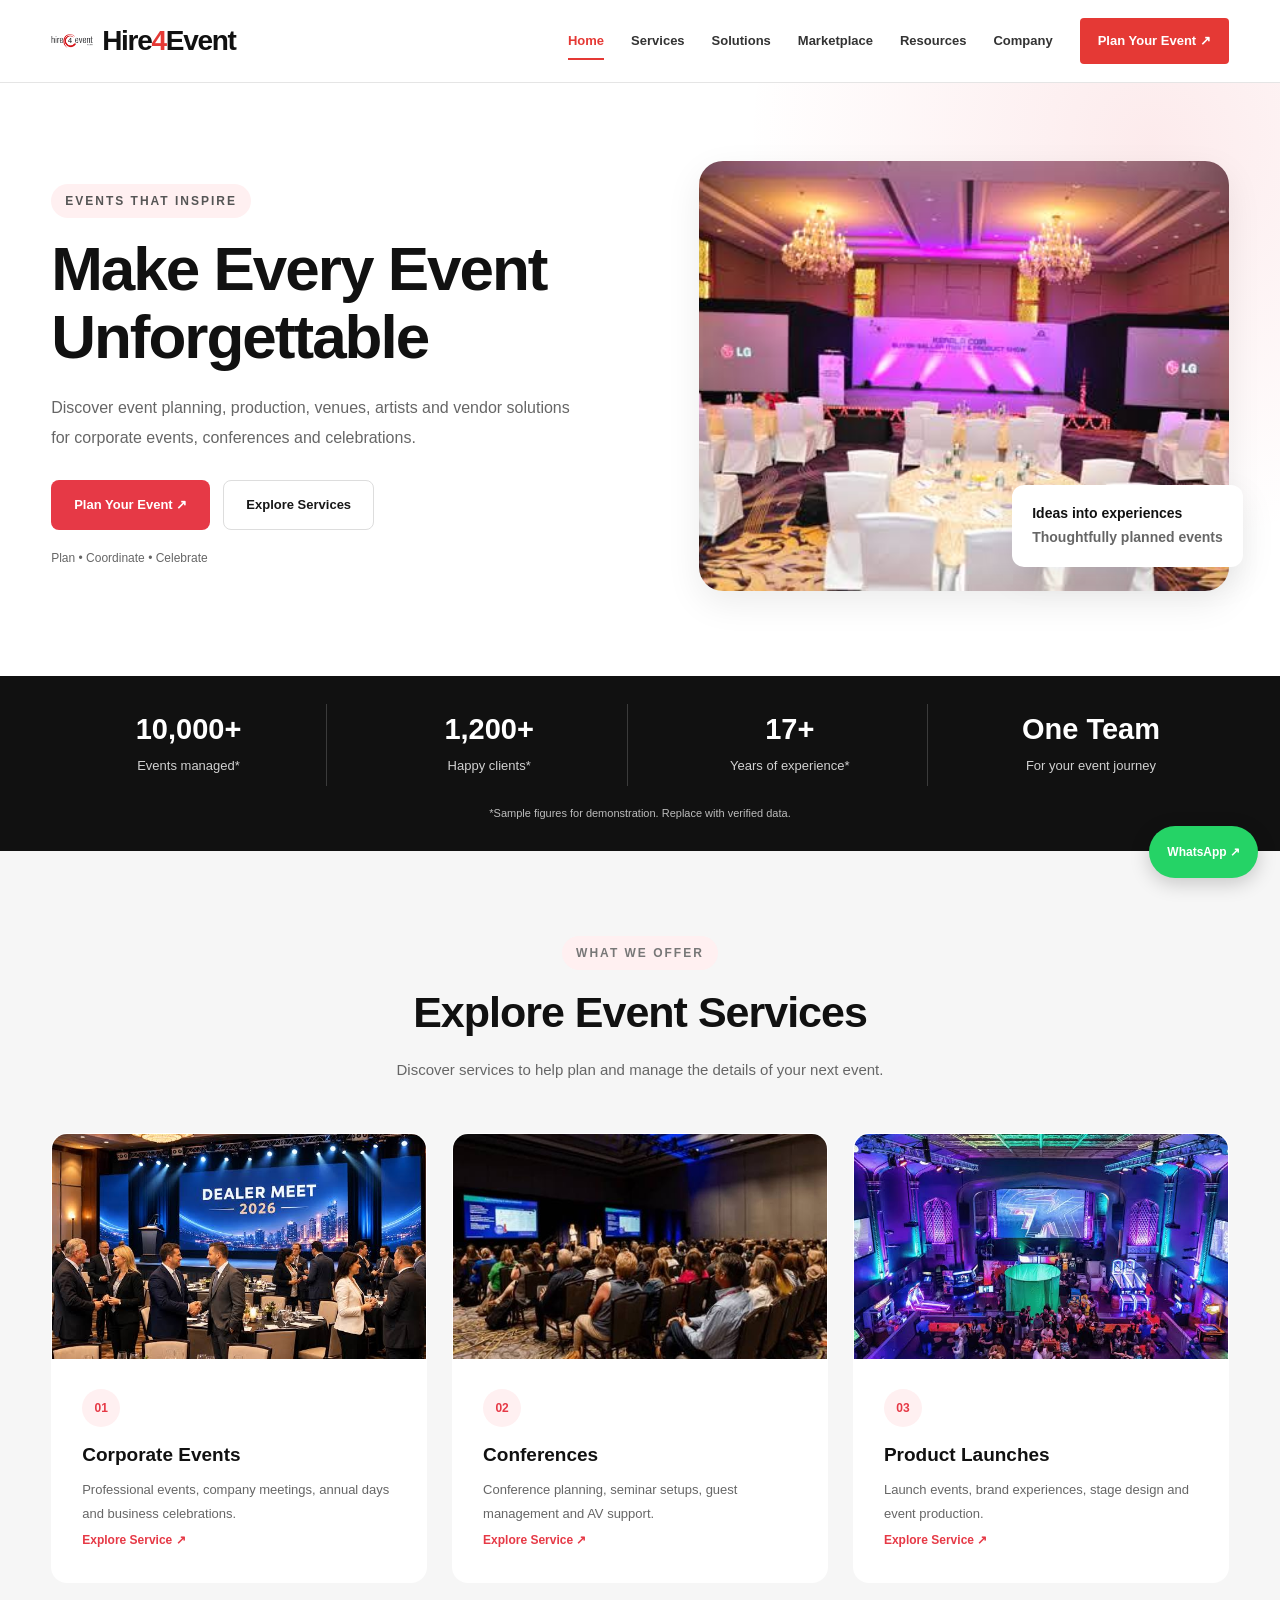
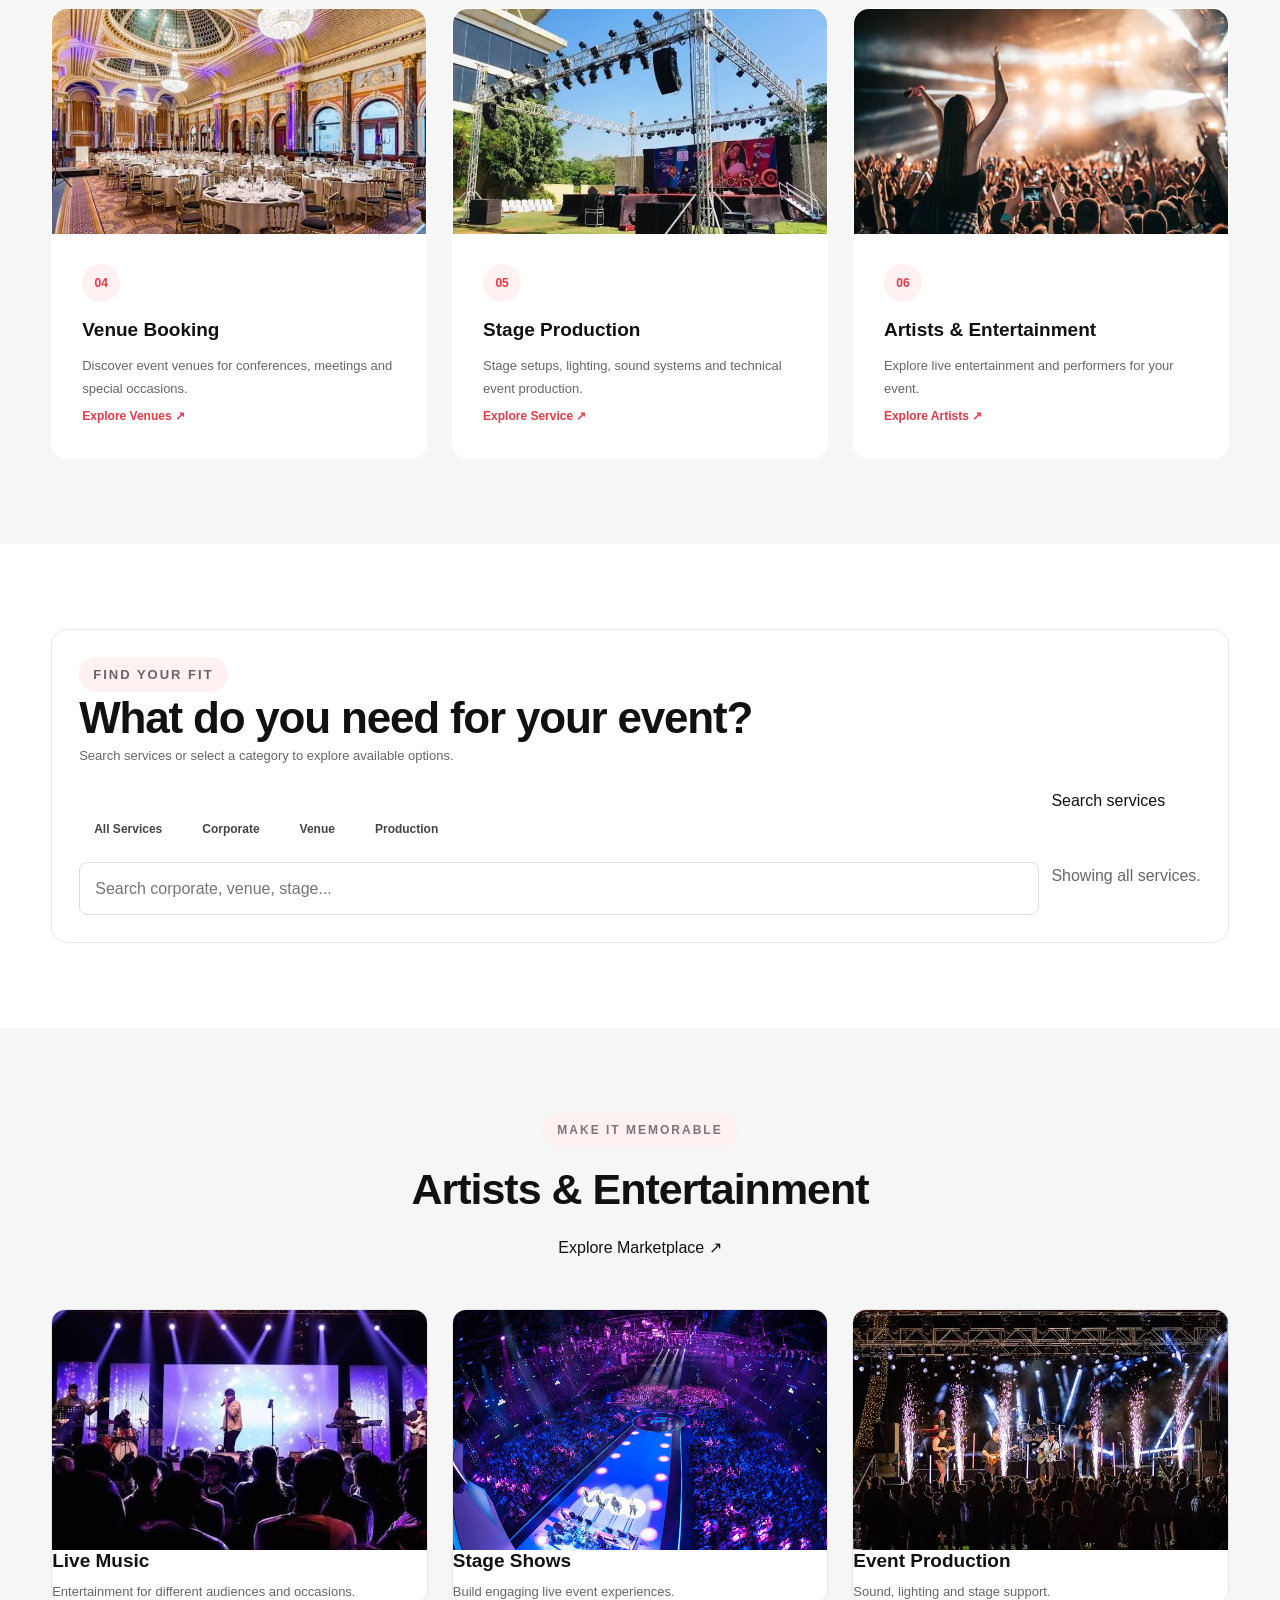
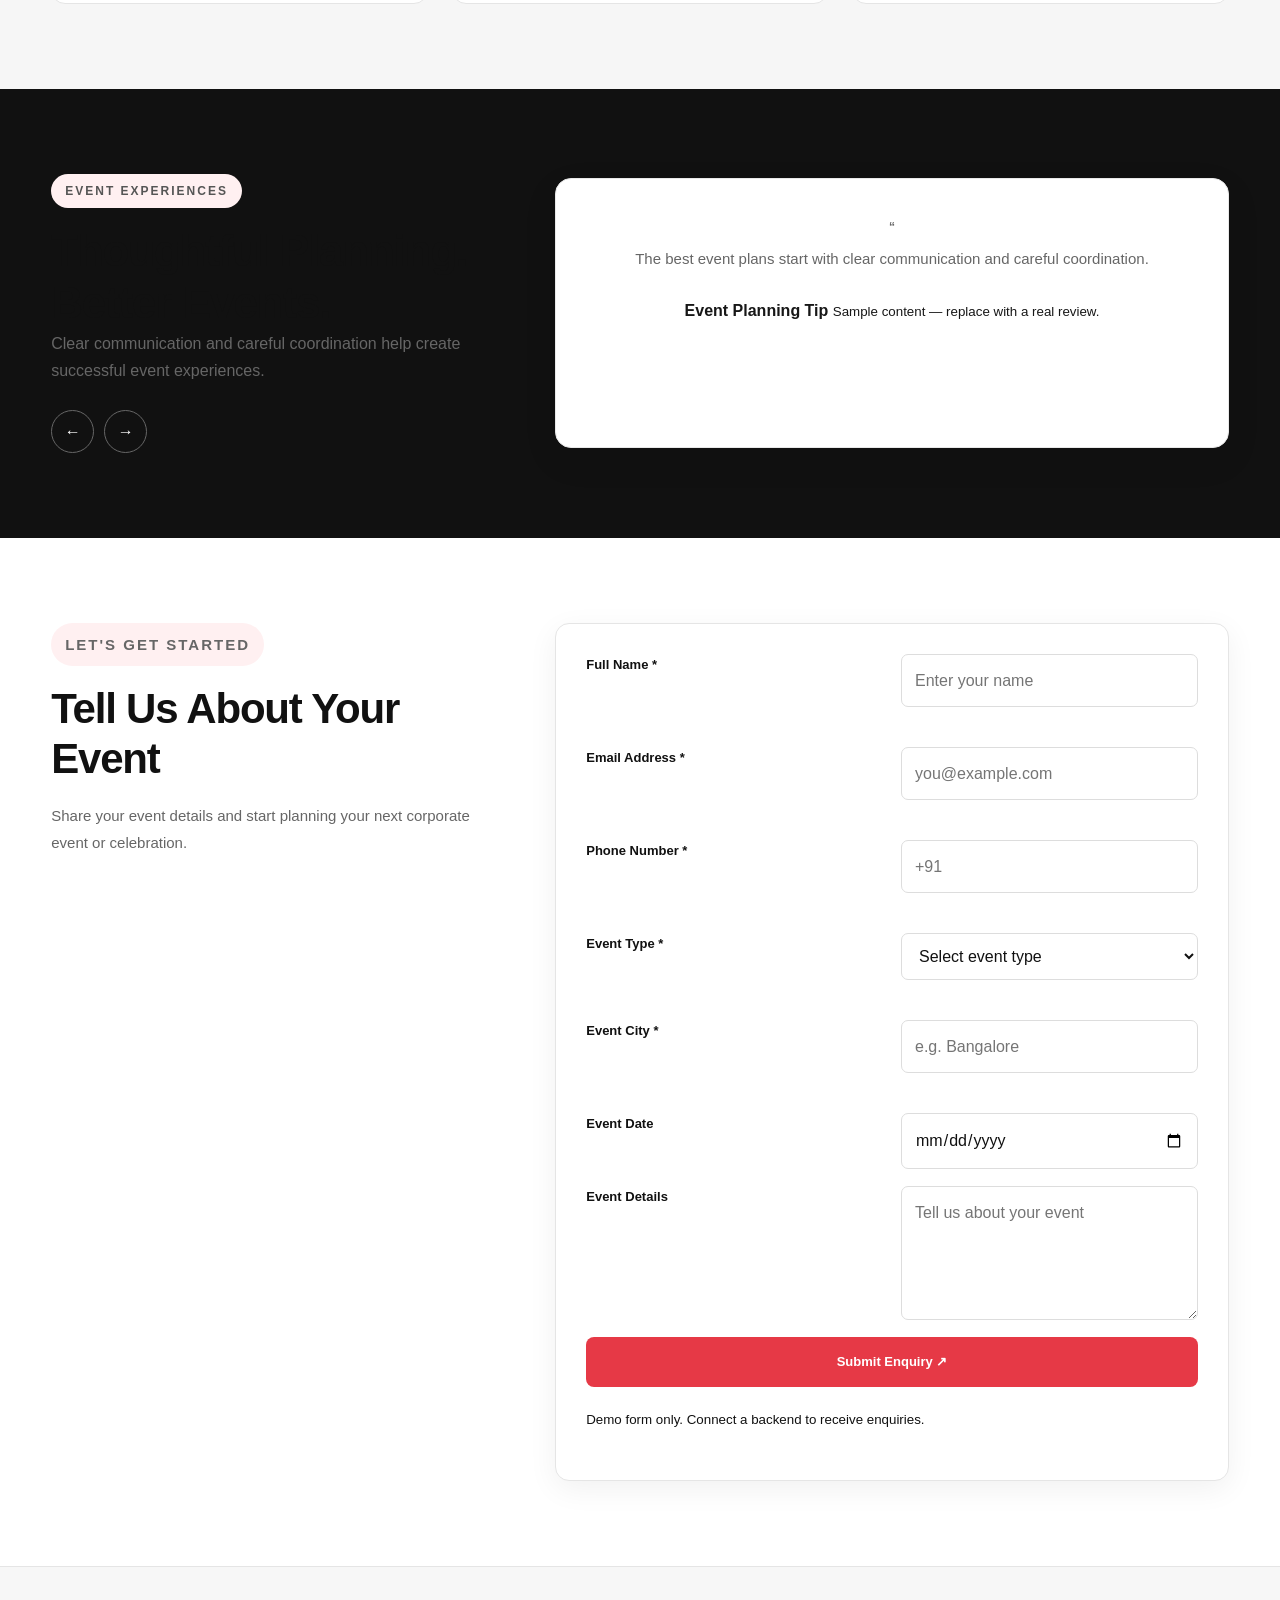
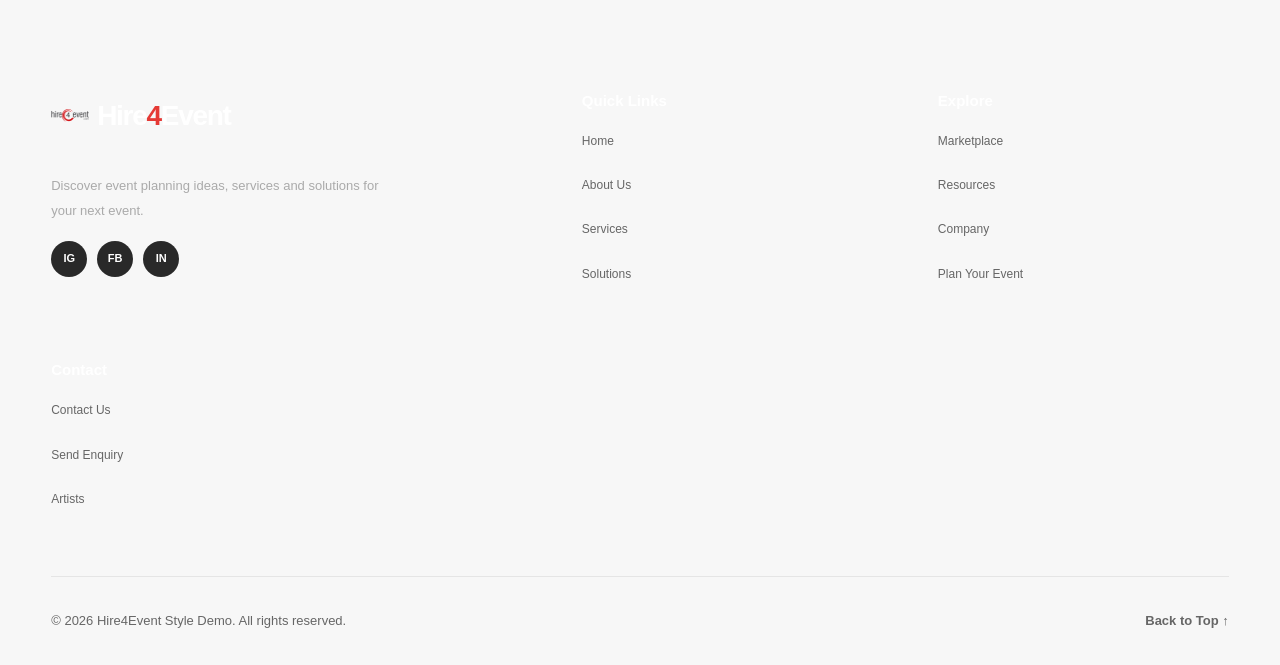
<file: index.html>
<!DOCTYPE html>
<html lang="en">
<head>
    <meta charset="UTF-8">
    <meta name="viewport" content="width=device-width, initial-scale=1.0">
    <meta name="description" content="Plan corporate events, conferences, product launches and special events with professional event planning solutions.">

    <title>Hire4Event | Plan Your Event</title>

    <link rel="stylesheet" href="style.css">
</head>

<body>

    <!-- HEADER -->
    <header class="site-header">
        <div class="container header-inner">

            <a href="index.html" class="brand">
                <img src="image.logo.jpg" alt="Hire4Event Logo">
                <span>Hire<span class="red">4</span>Event</span>
            </a>

            <button class="menu-toggle"
                    id="menuToggle"
                    aria-label="Open navigation menu"
                    aria-expanded="false"
                    aria-controls="primaryNav">
                <span></span>
                <span></span>
                <span></span>
            </button>

            <nav class="primary-nav" id="primaryNav">
                <a href="index.html" aria-current="page">Home</a>
                <a href="services.html">Services</a>
                <a href="solutions.html">Solutions</a>
                <a href="marketplace.html">Marketplace</a>
                <a href="resources.html">Resources</a>
                <a href="company.html">Company</a>
               <a href="plan_ your_ event.html" class="nav-plan">Plan Your Event ↗</a>
            </nav>

        </div>
    </header>


    <main>

        <!-- HERO SECTION -->
        <section class="hero">
            <div class="container hero-grid">

                <div class="hero-copy">
                    <p class="eyebrow">EVENTS THAT INSPIRE</p>

                    <h1>
                        Make Every Event
                        <span>Unforgettable</span>
                    </h1>

                    <p class="hero-intro">
                        Discover event planning, production, venues,
                        artists and vendor solutions for corporate
                        events, conferences and celebrations.
                    </p>

                    <div class="hero-actions">
                        <a href="plan-event.html" class="button button-dark">
                            Plan Your Event ↗
                        </a>

                        <a href="services.html" class="button button-light">
                            Explore Services
                        </a>
                    </div>

                    <p class="hero-note">
                        Plan • Coordinate • Celebrate
                    </p>
                </div>

                <div class="hero-visual">
                    <img
                        src="images.pro.jpg"
                        alt="Professional event setup">

                    <div class="visual-tag">
                        <strong>Ideas into experiences</strong>
                        <p>Thoughtfully planned events</p>
                    </div>
                </div>

            </div>
        </section>


        <!-- STATS BAR -->
        <section class="stats-strip">
            <div class="container stats-grid">

                <div class="stat">
                    <strong>10,000+</strong>
                    <span>Events managed*</span>
                </div>

                <div class="stat">
                    <strong>1,200+</strong>
                    <span>Happy clients*</span>
                </div>

                <div class="stat">
                    <strong>17+</strong>
                    <span>Years of experience*</span>
                </div>

                <div class="stat">
                    <strong>One Team</strong>
                    <span>For your event journey</span>
                </div>

            </div>

            <p class="stats-disclaimer">
                *Sample figures for demonstration. Replace with verified data.
            </p>
        </section>


        <!-- SERVICES SECTION -->
        <section class="section section-soft" id="services">
            <div class="container">

                <div class="section-heading">
                    <div>
                        <p class="eyebrow">WHAT WE OFFER</p>
                        <h2>Explore Event Services</h2>
                    </div>

                    <p class="section-intro">
                        Discover services to help plan and manage
                        the details of your next event.
                    </p>
                </div>

                <div class="service-grid">

                    <article class="service-card">
                        <img
                            src="images.coop.jpg"
                            alt="Corporate event"
                            loading="lazy">

                        <div class="card-body">
                            <span class="card-number">01</span>
                            <h3>Corporate Events</h3>
                            <p>
                                Professional events, company meetings,
                                annual days and business celebrations.
                            </p>
                            <a href="services.html">Explore Service ↗</a>
                        </div>
                    </article>

                    <article class="service-card">
                        <img
                            src="images.00.jpg"
                            alt="Conference and seminar"
                            loading="lazy">

                        <div class="card-body">
                            <span class="card-number">02</span>
                            <h3>Conferences</h3>
                            <p>
                                Conference planning, seminar setups,
                                guest management and AV support.
                            </p>
                            <a href="services.html">Explore Service ↗</a>
                        </div>
                    </article>

                    <article class="service-card">
                        <img
                            src="images.launch.jpg"
                            alt="Product launch stage"
                            loading="lazy">

                        <div class="card-body">
                            <span class="card-number">03</span>
                            <h3>Product Launches</h3>
                            <p>
                                Launch events, brand experiences,
                                stage design and event production.
                            </p>
                            <a href="services.html">Explore Service ↗</a>
                        </div>
                    </article>

                    <article class="service-card">
                        <img
                            src="images.venus.jpg"
                            alt="Event venue"
                            loading="lazy">

                        <div class="card-body">
                            <span class="card-number">04</span>
                            <h3>Venue Booking</h3>
                            <p>
                                Discover event venues for conferences,
                                meetings and special occasions.
                            </p>
                            <a href="marketplace.html">Explore Venues ↗</a>
                        </div>
                    </article>

                    <article class="service-card">
                        <img
                            src="images.production.jpg"
                            alt="Stage and event production"
                            loading="lazy">

                        <div class="card-body">
                            <span class="card-number">05</span>
                            <h3>Stage Production</h3>
                            <p>
                                Stage setups, lighting, sound systems
                                and technical event production.
                            </p>
                            <a href="services.html">Explore Service ↗</a>
                        </div>
                    </article>

                    <article class="service-card">
                        <img
                            src="image.live enter.jpg"
                            alt="Live entertainment"
                            loading="lazy">

                        <div class="card-body">
                            <span class="card-number">06</span>
                            <h3>Artists & Entertainment</h3>
                            <p>
                                Explore live entertainment and
                                performers for your event.
                            </p>
                            <a href="marketplace.html">Explore Artists ↗</a>
                        </div>
                    </article>

                </div>
            </div>
        </section>


        <!-- SEARCH AND FILTER -->
        <section class="section" id="discover">
            <div class="container search-panel">

                <div class="search-heading">
                    <p class="eyebrow">FIND YOUR FIT</p>
                    <h2>What do you need for your event?</h2>
                    <p>
                        Search services or select a category
                        to explore available options.
                    </p>
                </div>

                <div class="search-controls">

                    <div class="filter-tabs">
                        <button class="filter-tab is-active"
                                type="button"
                                data-filter="all">
                            All Services
                        </button>

                        <button class="filter-tab"
                                type="button"
                                data-filter="corporate">
                            Corporate
                        </button>

                        <button class="filter-tab"
                                type="button"
                                data-filter="venue">
                            Venue
                        </button>

                        <button class="filter-tab"
                                type="button"
                                data-filter="production">
                            Production
                        </button>
                    </div>

                    <label for="serviceSearch">Search services</label>

                    <input
                        id="serviceSearch"
                        type="search"
                        placeholder="Search corporate, venue, stage...">

                    <p id="searchResult" aria-live="polite">
                        Showing all services.
                    </p>

                </div>
            </div>
        </section>


        <!-- ARTISTS SECTION -->
        <section class="section section-soft" id="artists">
            <div class="container">

                <div class="section-heading">
                    <div>
                        <p class="eyebrow">MAKE IT MEMORABLE</p>
                        <h2>Artists & Entertainment</h2>
                    </div>

                    <a href="marketplace.html">Explore Marketplace ↗</a>
                </div>

                <div class="artist-grid">

                    <article class="artist-card">
                        <img
                            src="images.live.jpg"
                            alt="Live music performance"
                            loading="lazy">

                        <div>
                            <h3>Live Music</h3>
                            <p>Entertainment for different audiences and occasions.</p>
                        </div>
                    </article>

                    <article class="artist-card">
                        <img
                            src="images.light.jpg"
                            alt="Event stage lights"
                            loading="lazy">

                        <div>
                            <h3>Stage Shows</h3>
                            <p>Build engaging live event experiences.</p>
                        </div>
                    </article>

                    <article class="artist-card">
                        <img
                            src="images.concert.jpg"
                            alt="Concert event production"
                            loading="lazy">

                        <div>
                            <h3>Event Production</h3>
                            <p>Sound, lighting and stage support.</p>
                        </div>
                    </article>

                </div>
            </div>
        </section>


        <!-- TESTIMONIAL SLIDER -->
        <section class="section testimonial-section">
            <div class="container testimonial-layout">

                <div>
                    <p class="eyebrow">EVENT EXPERIENCES</p>
                    <h2>Thoughtful Planning. Better Events.</h2>
                    <p>
                        Clear communication and careful coordination
                        help create successful event experiences.
                    </p>

                    <div class="slider-controls">
                        <button id="testimonialPrev"
                                type="button"
                                aria-label="Previous testimonial">
                            ←
                        </button>

                        <button id="testimonialNext"
                                type="button"
                                aria-label="Next testimonial">
                            →
                        </button>
                    </div>
                </div>

                <div class="testimonial-card" aria-live="polite">
                    <span class="quote-mark">“</span>

                    <p id="testimonialQuote">
                        The best event plans start with clear
                        communication and careful coordination.
                    </p>

                    <strong id="testimonialName">
                        Event Planning Tip
                    </strong>

                    <small id="testimonialRole">
                        Sample content — replace with a real review.
                    </small>
                </div>

            </div>
        </section>


        <!-- ENQUIRY FORM -->
        <section class="section" id="enquiry">
            <div class="container enquiry-grid">

                <div>
                    <p class="eyebrow">LET'S GET STARTED</p>
                    <h2>Tell Us About Your Event</h2>

                    <p>
                        Share your event details and start planning
                        your next corporate event or celebration.
                    </p>
                </div>

                <form id="enquiryForm" class="enquiry-form" novalidate>

                    <div class="form-row">
                        <label for="fullName">Full Name *</label>
                        <input id="fullName"
                               name="fullName"
                               required
                               placeholder="Enter your name">
                        <small class="field-error"></small>
                    </div>

                    <div class="form-row">
                        <label for="email">Email Address *</label>
                        <input id="email"
                               name="email"
                               type="email"
                               required
                               placeholder="you@example.com">
                        <small class="field-error"></small>
                    </div>

                    <div class="form-row">
                        <label for="phone">Phone Number *</label>
                        <input id="phone"
                               name="phone"
                               type="tel"
                               required
                               placeholder="+91">
                        <small class="field-error"></small>
                    </div>

                    <div class="form-row">
                        <label for="eventType">Event Type *</label>
                        <select id="eventType" name="eventType" required>
                            <option value="">Select event type</option>
                            <option>Corporate Event</option>
                            <option>Conference</option>
                            <option>Product Launch</option>
                            <option>Exhibition</option>
                            <option>Wedding</option>
                            <option>Other</option>
                        </select>
                        <small class="field-error"></small>
                    </div>

                    <div class="form-row">
                        <label for="eventCity">Event City *</label>
                        <input id="eventCity"
                               name="eventCity"
                               required
                               placeholder="e.g. Bangalore">
                        <small class="field-error"></small>
                    </div>

                    <div class="form-row">
                        <label for="eventDate">Event Date</label>
                        <input id="eventDate" name="eventDate" type="date">
                    </div>

                    <div class="form-row form-full">
                        <label for="eventDetails">Event Details</label>
                        <textarea id="eventDetails"
                                  name="eventDetails"
                                  rows="4"
                                  placeholder="Tell us about your event"></textarea>
                    </div>

                    <div class="form-full">
                        <button type="submit" class="button button-dark">
                            Submit Enquiry ↗
                        </button>

                        <p id="formStatus" aria-live="polite"></p>

                        <small>
                            Demo form only. Connect a backend to receive enquiries.
                        </small>
                    </div>

                </form>
            </div>
        </section>

    </main>


    <!-- FOOTER -->
    <footer class="site-footer">
        <div class="container footer-main">

            <div class="footer-about">
                <a href="index.html" class="brand footer-brand">
                    <img src="image.logo.jpg" alt="Hire4Event">
                    <span>Hire<span class="red">4</span>Event</span>
                </a>

                <p>
                    Discover event planning ideas, services and
                    solutions for your next event.
                </p>

                <div class="social-links">
                    <a href="#" aria-label="Instagram">IG</a>
                    <a href="#" aria-label="Facebook">FB</a>
                    <a href="#" aria-label="LinkedIn">IN</a>
                </div>
            </div>

            <div class="footer-column">
                <h3>Quick Links</h3>
                <a href="index.html">Home</a>
                <a href="about.html">About Us</a>
                <a href="services.html">Services</a>
                <a href="solutions.html">Solutions</a>
            </div>

            <div class="footer-column">
                <h3>Explore</h3>
                <a href="marketplace.html">Marketplace</a>
                <a href="resources.html">Resources</a>
                <a href="company.html">Company</a>
                <a href="plan_ your_ event.html">Plan Your Event</a>
            </div>

            <div class="footer-column">
                <h3>Contact</h3>
                <a href="contact.html">Contact Us</a>
                <a href="#enquiry">Send Enquiry</a>
                <a href="#artists">Artists</a>
            </div>

        </div>

        <div class="container footer-bottom">
            <p>
                © <span id="currentYear"></span>
                Hire4Event Style Demo. All rights reserved.
            </p>

            <a href="#top" onclick="window.scrollTo({top:0,behavior:'smooth'});return false;">
                Back to Top ↑
            </a>
        </div>
    </footer>


    <!-- WHATSAPP BUTTON -->
    <a class="whatsapp-float"
       href="https://wa.me/"
       target="_blank"
       rel="noopener noreferrer"
       aria-label="Contact on WhatsApp">
        WhatsApp ↗
    </a>


    <!-- JAVASCRIPT -->
    <script src="script.js"></script>

</body>
</html>
</file>
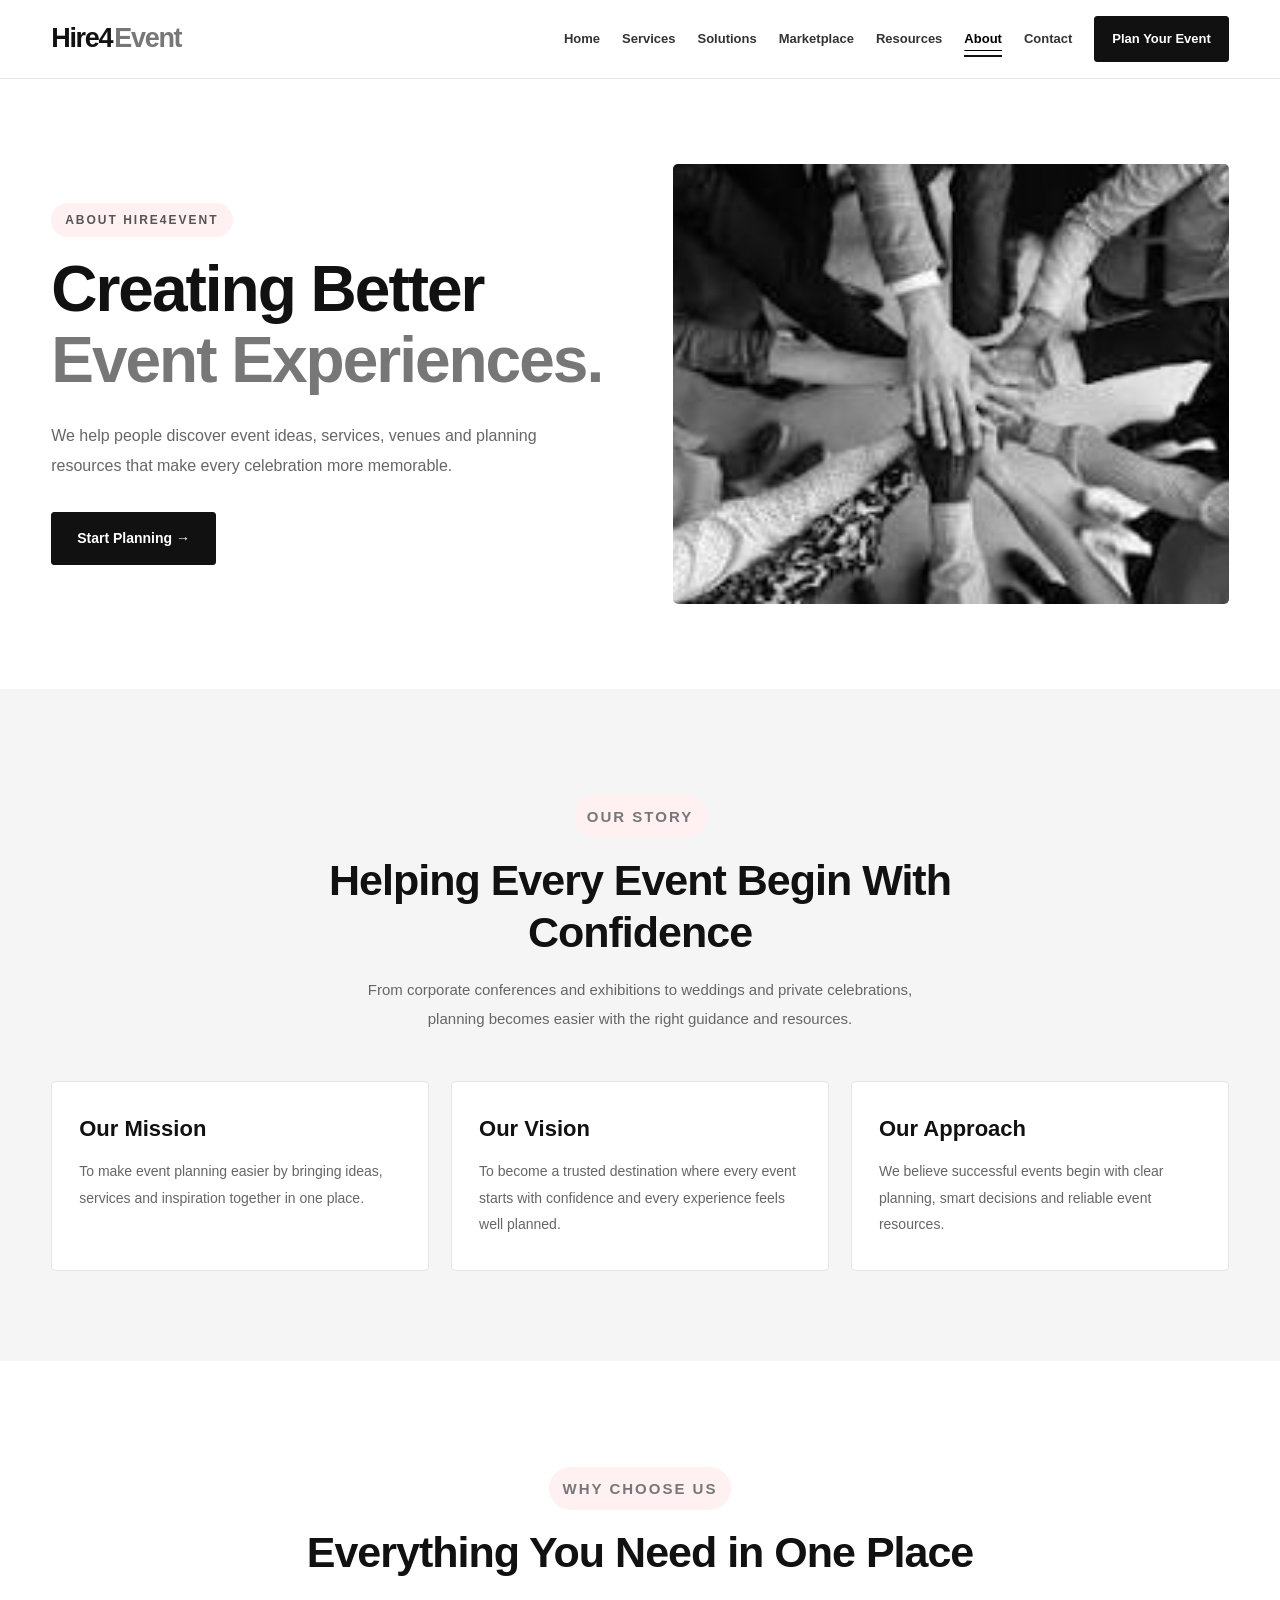
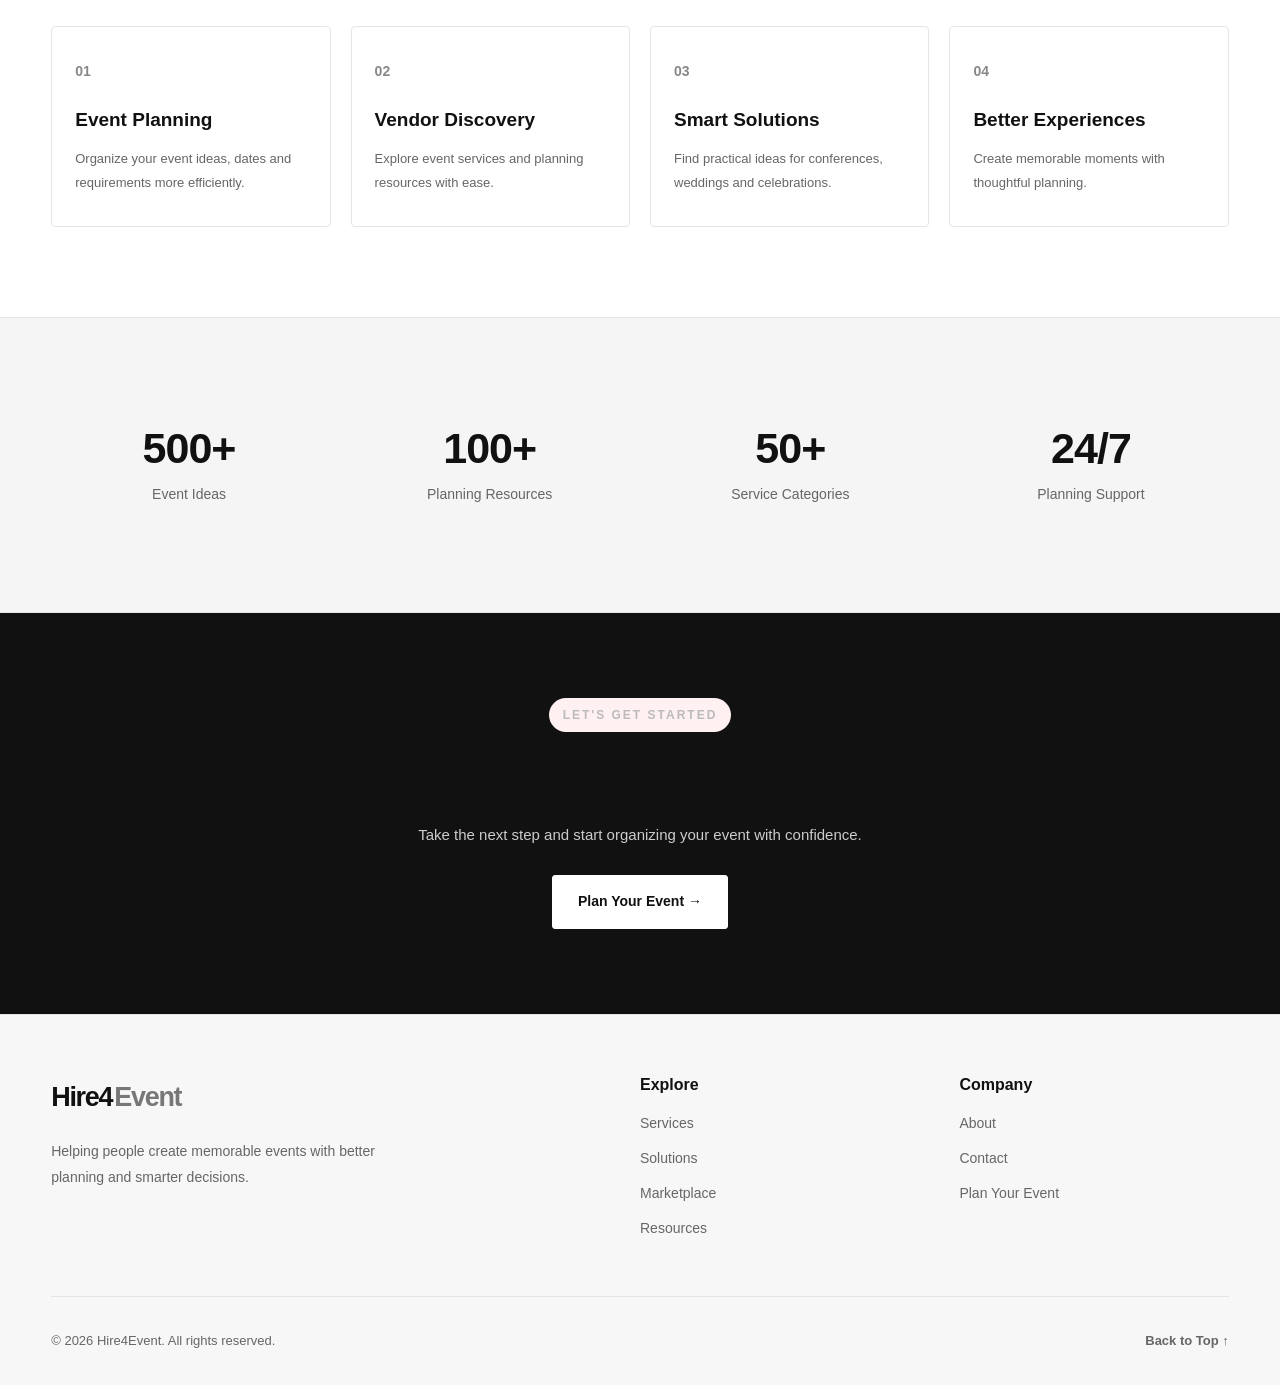
<file: about.html>
<!DOCTYPE html>
<html lang="en">
<head>
<meta charset="UTF-8">
<meta name="viewport" content="width=device-width, initial-scale=1.0">

<title>About Us | Hire4Event</title>

<meta name="description"
content="Learn about Hire4Event, our mission, vision and how we help create memorable events.">

<link rel="stylesheet" href="style.css">
</head>

<body id="top">

<!-- HEADER -->
<header class="site-header">
<div class="container nav-container">

<a href="index.html" class="logo">
Hire4<span>Event</span>
</a>

<button
class="menu-toggle"
id="menuToggle"
type="button"
aria-label="Open navigation menu"
aria-controls="primaryNav"
aria-expanded="false">
☰
</button>

<nav class="nav-links" id="primaryNav">
<a href="index.html">Home</a>
<a href="services.html">Services</a>
<a href="solutions.html">Solutions</a>
<a href="marketplace.html">Marketplace</a>
<a href="resources.html">Resources</a>
<a href="about.html" class="active">About</a>
<a href="contact.html">Contact</a>
<a href="plan_ your_ event.html" class="nav-cta">
Plan Your Event
</a>
</nav>

</div>
</header>

<main>

<!-- HERO -->
<section class="about-hero">
<div class="container about-hero-grid">

<div class="about-content">

<p class="eyebrow">ABOUT HIRE4EVENT</p>

<h1>
Creating Better
<span>Event Experiences.</span>
</h1>

<p class="hero-text">
We help people discover event ideas, services,
venues and planning resources that make every
celebration more memorable.
</p>

<a href="plan_ your_ event.html" class="primary-btn">
Start Planning →
</a>

</div>

<div class="about-image">
<img
src="image.team1.jpg"
alt="Event planning team discussing an event setup">
</div>

</div>
</section>

<!-- OUR STORY -->
<section class="about-story section-padding">
<div class="container">

<div class="section-heading">
<p class="eyebrow">OUR STORY</p>
<h2>Helping Every Event Begin With Confidence</h2>
<p>
From corporate conferences and exhibitions to weddings
and private celebrations, planning becomes easier with
the right guidance and resources.
</p>
</div>

<div class="story-grid">

<div class="story-card">
<h3>Our Mission</h3>
<p>
To make event planning easier by bringing ideas,
services and inspiration together in one place.
</p>
</div>

<div class="story-card">
<h3>Our Vision</h3>
<p>
To become a trusted destination where every event
starts with confidence and every experience feels
well planned.
</p>
</div>

<div class="story-card">
<h3>Our Approach</h3>
<p>
We believe successful events begin with clear planning,
smart decisions and reliable event resources.
</p>
</div>

</div>

</div>
</section>

<!-- WHY CHOOSE US -->
<section class="why-us section-padding">
<div class="container">

<div class="section-heading">
<p class="eyebrow">WHY CHOOSE US</p>
<h2>Everything You Need in One Place</h2>
</div>

<div class="feature-grid">

<div class="feature-card">
<span>01</span>
<h3>Event Planning</h3>
<p>
Organize your event ideas, dates and requirements
more efficiently.
</p>
</div>

<div class="feature-card">
<span>02</span>
<h3>Vendor Discovery</h3>
<p>
Explore event services and planning resources with ease.
</p>
</div>

<div class="feature-card">
<span>03</span>
<h3>Smart Solutions</h3>
<p>
Find practical ideas for conferences, weddings and
celebrations.
</p>
</div>

<div class="feature-card">
<span>04</span>
<h3>Better Experiences</h3>
<p>
Create memorable moments with thoughtful planning.
</p>
</div>

</div>

</div>
</section>

<!-- STATS -->
<section class="stats section-padding">
<div class="container">

<div class="stats-grid">

<div class="stat-card">
<h2>500+</h2>
<p>Event Ideas</p>
</div>

<div class="stat-card">
<h2>100+</h2>
<p>Planning Resources</p>
</div>

<div class="stat-card">
<h2>50+</h2>
<p>Service Categories</p>
</div>

<div class="stat-card">
<h2>24/7</h2>
<p>Planning Support</p>
</div>

</div>

</div>
</section>

<!-- CTA -->
<section class="about-cta">
<div class="container">

<p class="eyebrow">LET'S GET STARTED</p>

<h2>Ready to Plan Your Next Event?</h2>

<p>
Take the next step and start organizing your
event with confidence.
</p>

<a href="plan_ your_ event.html" class="light-btn">
Plan Your Event →
</a>

</div>
</section>

</main>

<!-- FOOTER -->
<footer class="site-footer">

<div class="container footer-grid">

<div>
<a href="index.html" class="logo footer-logo">
Hire4<span>Event</span>
</a>

<p>
Helping people create memorable events with better
planning and smarter decisions.
</p>
</div>

<div>
<h3>Explore</h3>
<a href="services.html">Services</a>
<a href="solutions.html">Solutions</a>
<a href="marketplace.html">Marketplace</a>
<a href="resources.html">Resources</a>
</div>

<div>
<h3>Company</h3>
<a href="about.html">About</a>
<a href="contact.html">Contact</a>
<a href="plan_ your_ event.html">Plan Your Event</a>
</div>

</div>

<div class="container footer-bottom">

<p>
© <span id="currentYear"></span> Hire4Event.
All rights reserved.
</p>

<a href="#top" id="backToTop">Back to Top ↑</a>

</div>

</footer>

<script src="script.js"></script>

</body>
</html>
</file>
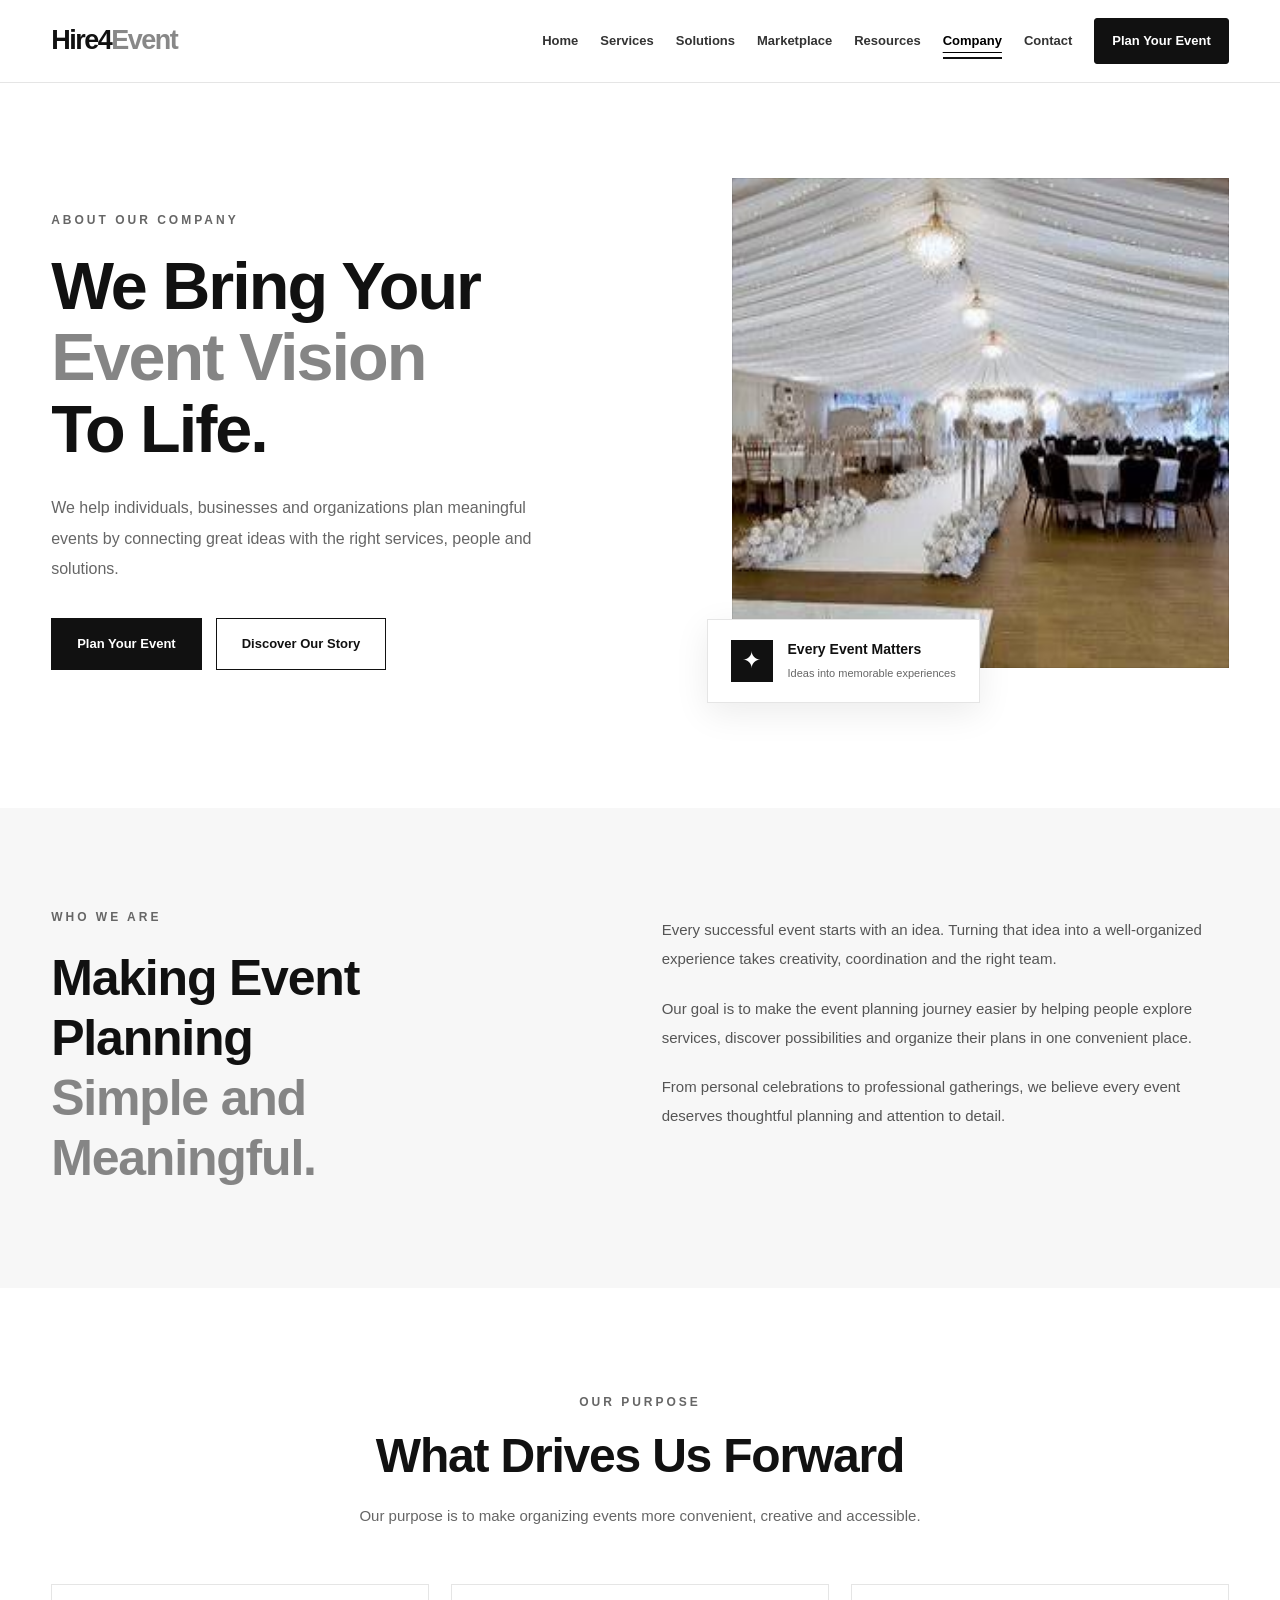
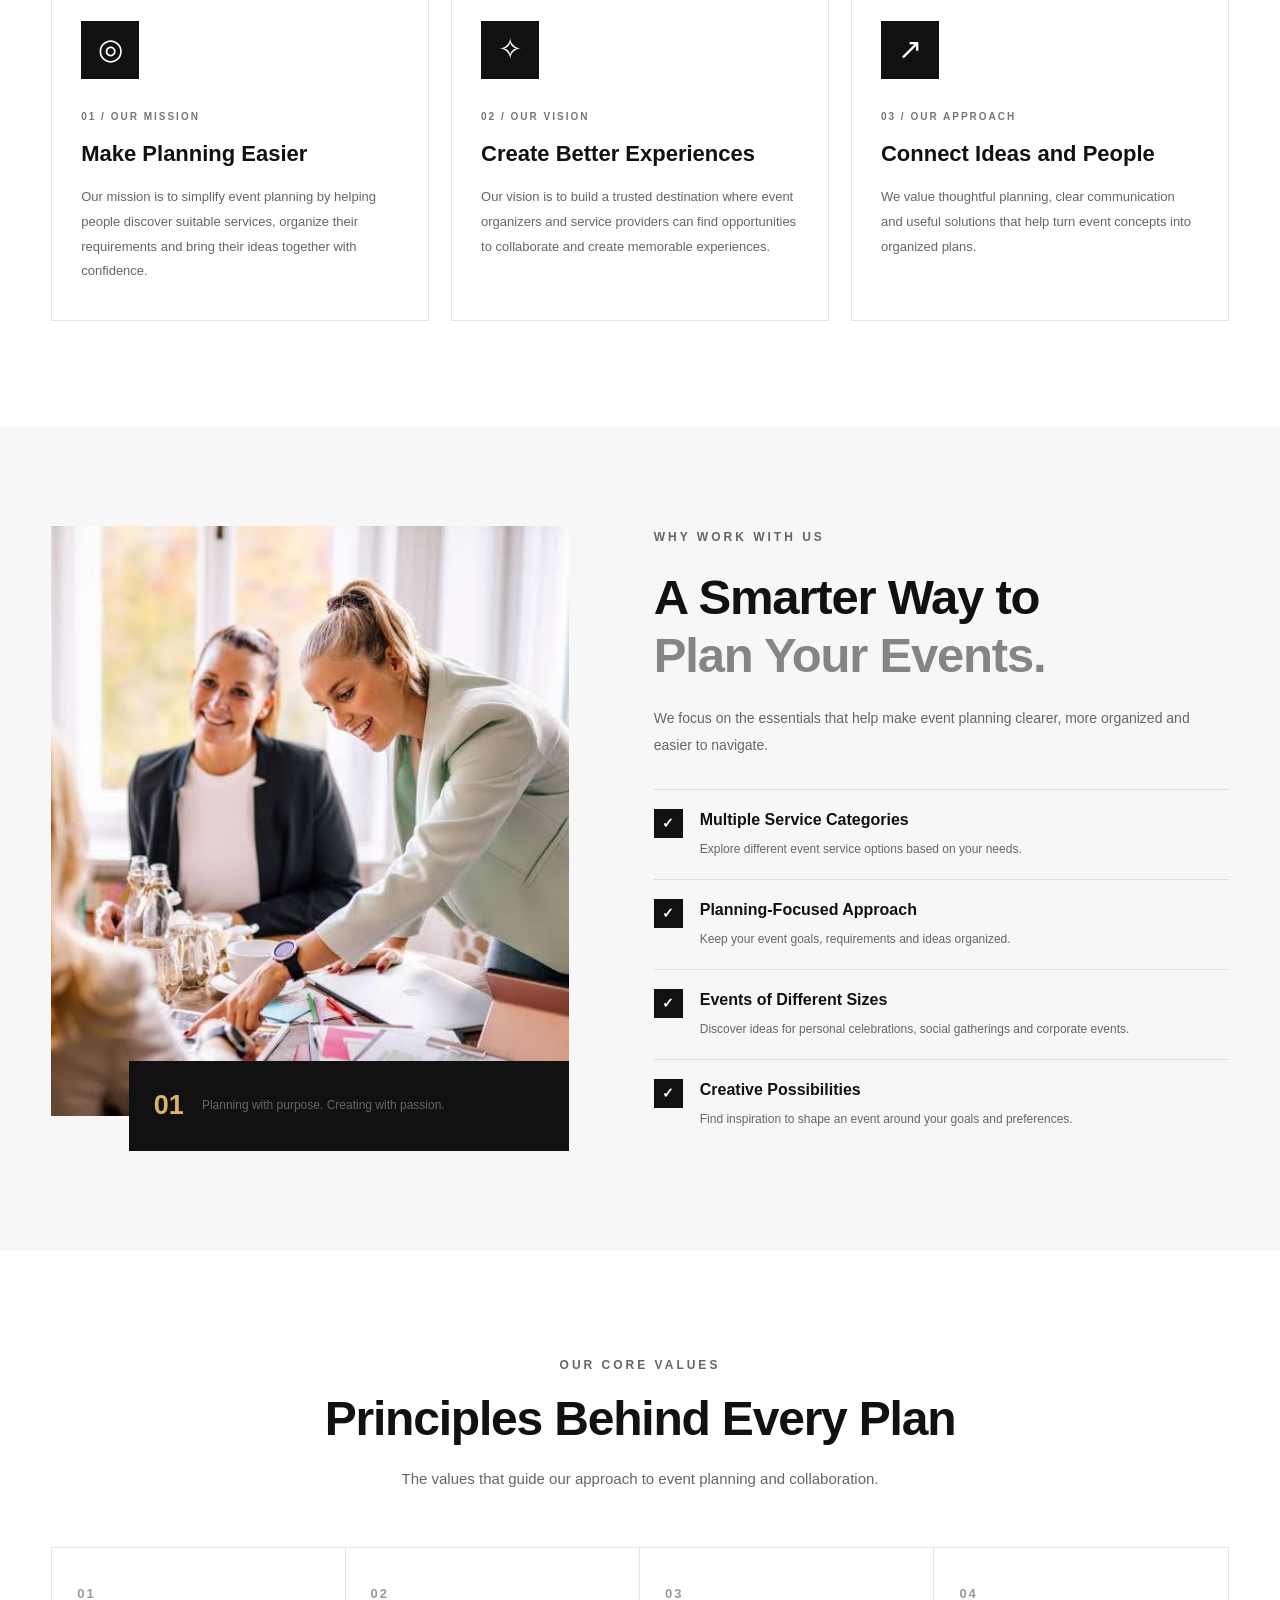
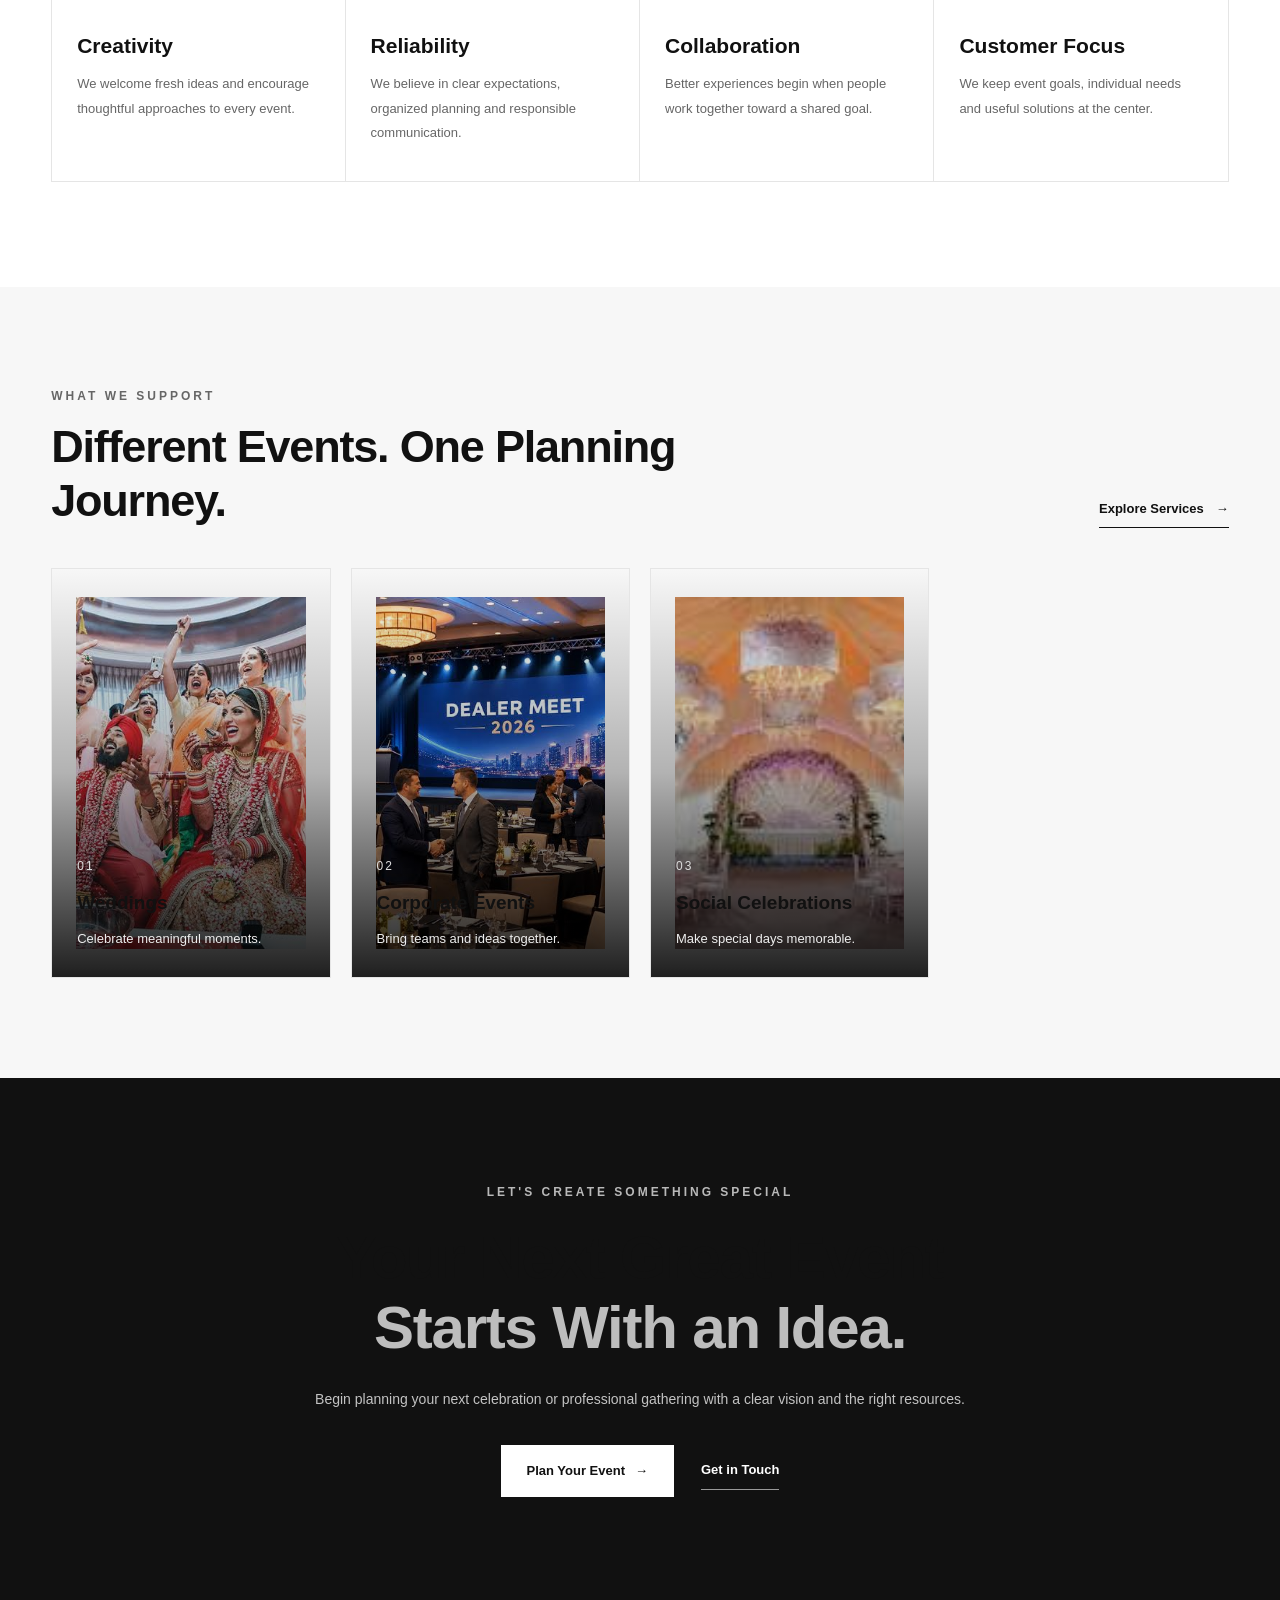
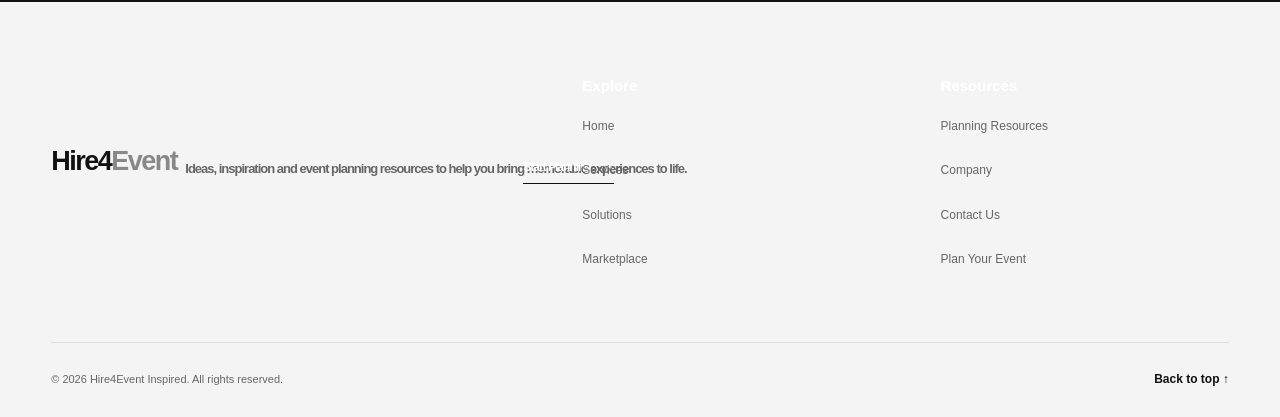
<file: company.html>
<!DOCTYPE html>
<html lang="en">
<head>
    <meta charset="UTF-8">
    <meta name="viewport" content="width=device-width, initial-scale=1.0">

    <title>Company | Hire4Event Inspired</title>

    <meta name="description"
          content="Learn about our event planning company, our mission, vision, values and commitment to creating memorable events.">

    <link rel="stylesheet" href="style.css">
</head>

<body id="top">

    <!-- HEADER -->
    <header class="company-header">
        <div class="company-container navbar">

            <a href="index.html" class="company-logo">
                Hire4<span>Event</span>
            </a>

            <button
                class="menu-toggle"
                id="menuToggle"
                type="button"
                aria-label="Open navigation menu"
                aria-controls="primaryNav"
                aria-expanded="false">
                <span></span>
                <span></span>
                <span></span>
            </button>

            <nav class="nav-links" id="primaryNav">
                <a href="index.html">Home</a>
                <a href="services.html">Services</a>
                <a href="solutions.html">Solutions</a>
                <a href="marketplace.html">Marketplace</a>
                <a href="resources.html">Resources</a>
                <a href="company.html" class="active" aria-current="page">
                    Company
                </a>
                <a href="contact.html">Contact</a>
                <a href="plan_ your_ event.html" class="nav-cta">
                    Plan Your Event
                </a>
            </nav>

        </div>
    </header>


    <!-- HERO SECTION -->
    <main>

        <section class="company-hero">
            <div class="company-container company-hero-grid">

                <div class="company-hero-content">
                    <p class="company-eyebrow">
                        ABOUT OUR COMPANY
                    </p>

                    <h1>
                        We Bring Your
                        <span>Event Vision</span>
                        To Life.
                    </h1>

                    <p class="company-hero-text">
                        We help individuals, businesses and organizations
                        plan meaningful events by connecting great ideas
                        with the right services, people and solutions.
                    </p>

                    <div class="company-hero-buttons">
                        <a href="plan_ your_ event.html" class="company-btn">
                            Plan Your Event
                        </a>

                        <a href="#our-story" class="company-btn-outline">
                            Discover Our Story
                        </a>
                    </div>
                </div>

                <div class="company-hero-visual">
                    <div class="company-image-frame">
                        <img
                            src="images.venu.celebration.jpg"
                            alt="Elegant event venue prepared for a celebration"
                            loading="eager">
                    </div>

                    <div class="company-image-note">
                        <span class="note-symbol">✦</span>
                        <div>
                            <strong>Every Event Matters</strong>
                            <p>Ideas into memorable experiences</p>
                        </div>
                    </div>
                </div>

            </div>
        </section>


        <!-- INTRODUCTION -->
        <section class="company-intro" id="our-story">
            <div class="company-container company-intro-grid">

                <div class="company-section-heading">
                    <p class="company-eyebrow">WHO WE ARE</p>

                    <h2>
                        Making Event Planning
                        <span>Simple and Meaningful.</span>
                    </h2>
                </div>

                <div class="company-intro-content">
                    <p>
                        Every successful event starts with an idea.
                        Turning that idea into a well-organized experience
                        takes creativity, coordination and the right team.
                    </p>

                    <p>
                        Our goal is to make the event planning journey
                        easier by helping people explore services,
                        discover possibilities and organize their plans
                        in one convenient place.
                    </p>

                    <p>
                        From personal celebrations to professional
                        gatherings, we believe every event deserves
                        thoughtful planning and attention to detail.
                    </p>
                </div>

            </div>
        </section>


        <!-- MISSION AND VISION -->
        <section class="company-purpose">
            <div class="company-container">

                <div class="company-centered-heading">
                    <p class="company-eyebrow">OUR PURPOSE</p>
                    <h2>What Drives Us Forward</h2>
                    <p>
                        Our purpose is to make organizing events
                        more convenient, creative and accessible.
                    </p>
                </div>

                <div class="company-purpose-grid">

                    <article class="purpose-card">
                        <div class="purpose-icon">◎</div>
                        <p class="card-label">01 / OUR MISSION</p>

                        <h3>Make Planning Easier</h3>

                        <p>
                            Our mission is to simplify event planning
                            by helping people discover suitable services,
                            organize their requirements and bring their
                            ideas together with confidence.
                        </p>
                    </article>

                    <article class="purpose-card">
                        <div class="purpose-icon">✧</div>
                        <p class="card-label">02 / OUR VISION</p>

                        <h3>Create Better Experiences</h3>

                        <p>
                            Our vision is to build a trusted destination
                            where event organizers and service providers
                            can find opportunities to collaborate and
                            create memorable experiences.
                        </p>
                    </article>

                    <article class="purpose-card">
                        <div class="purpose-icon">↗</div>
                        <p class="card-label">03 / OUR APPROACH</p>

                        <h3>Connect Ideas and People</h3>

                        <p>
                            We value thoughtful planning, clear
                            communication and useful solutions that
                            help turn event concepts into organized plans.
                        </p>
                    </article>

                </div>
            </div>
        </section>


        <!-- WHY CHOOSE US -->
        <section class="company-benefits">
            <div class="company-container company-benefits-grid">

                <div class="company-benefits-image">
                    <img
                        src="images.coordinator.jpg"
                        alt="Professional team coordinating an event"
                        loading="lazy">

                    <div class="benefits-image-caption">
                        <span>01</span>
                        <p>Planning with purpose. Creating with passion.</p>
                    </div>
                </div>

                <div class="company-benefits-content">
                    <p class="company-eyebrow">WHY WORK WITH US</p>

                    <h2>
                        A Smarter Way to
                        <span>Plan Your Events.</span>
                    </h2>

                    <p class="benefits-description">
                        We focus on the essentials that help make
                        event planning clearer, more organized
                        and easier to navigate.
                    </p>

                    <div class="benefit-item">
                        <div class="benefit-check">✓</div>
                        <div>
                            <h3>Multiple Service Categories</h3>
                            <p>
                                Explore different event service options
                                based on your needs.
                            </p>
                        </div>
                    </div>

                    <div class="benefit-item">
                        <div class="benefit-check">✓</div>
                        <div>
                            <h3>Planning-Focused Approach</h3>
                            <p>
                                Keep your event goals, requirements
                                and ideas organized.
                            </p>
                        </div>
                    </div>

                    <div class="benefit-item">
                        <div class="benefit-check">✓</div>
                        <div>
                            <h3>Events of Different Sizes</h3>
                            <p>
                                Discover ideas for personal celebrations,
                                social gatherings and corporate events.
                            </p>
                        </div>
                    </div>

                    <div class="benefit-item">
                        <div class="benefit-check">✓</div>
                        <div>
                            <h3>Creative Possibilities</h3>
                            <p>
                                Find inspiration to shape an event
                                around your goals and preferences.
                            </p>
                        </div>
                    </div>

                </div>
            </div>
        </section>


        <!-- COMPANY VALUES -->
        <section class="company-values">
            <div class="company-container">

                <div class="company-centered-heading">
                    <p class="company-eyebrow">OUR CORE VALUES</p>
                    <h2>Principles Behind Every Plan</h2>
                    <p>
                        The values that guide our approach to
                        event planning and collaboration.
                    </p>
                </div>

                <div class="company-values-grid">

                    <article class="value-card">
                        <span class="value-number">01</span>
                        <h3>Creativity</h3>
                        <p>
                            We welcome fresh ideas and encourage
                            thoughtful approaches to every event.
                        </p>
                    </article>

                    <article class="value-card">
                        <span class="value-number">02</span>
                        <h3>Reliability</h3>
                        <p>
                            We believe in clear expectations,
                            organized planning and responsible communication.
                        </p>
                    </article>

                    <article class="value-card">
                        <span class="value-number">03</span>
                        <h3>Collaboration</h3>
                        <p>
                            Better experiences begin when people
                            work together toward a shared goal.
                        </p>
                    </article>

                    <article class="value-card">
                        <span class="value-number">04</span>
                        <h3>Customer Focus</h3>
                        <p>
                            We keep event goals, individual needs
                            and useful solutions at the center.
                        </p>
                    </article>

                </div>
            </div>
        </section>


        <!-- EVENT TYPES -->
        <section class="company-event-types">
            <div class="company-container">

                <div class="company-event-heading">
                    <div>
                        <p class="company-eyebrow">WHAT WE SUPPORT</p>
                        <h2>Different Events. One Planning Journey.</h2>
                    </div>

                    <a href="service.html" class="text-link">
                        Explore Services <span>→</span>
                    </a>
                </div>

                <div class="event-type-grid">

                    <a href="service.html" class="event-type-card">
                        <img
                            src="images.weding.jpg"
                            alt="Wedding celebration"
                            loading="lazy">
                        <div class="event-type-overlay">
                            <span>01</span>
                            <h3>Weddings</h3>
                            <p>Celebrate meaningful moments.</p>
                        </div>
                    </a>

                    <a href="solutions.html" class="event-type-card">
                        <img
                            src="images.coop.jpg"
                            alt="Corporate event gathering"
                            loading="lazy">
                        <div class="event-type-overlay">
                            <span>02</span>
                            <h3>Corporate Events</h3>
                            <p>Bring teams and ideas together.</p>
                        </div>
                    </a>

                    <a href="marketplace.html" class="event-type-card">
                        <img
                            src="image.decor.jpg"
                            alt="Decorated celebration table"
                            loading="lazy">
                        <div class="event-type-overlay">
                            <span>03</span>
                            <h3>Social Celebrations</h3>
                            <p>Make special days memorable.</p>
                        </div>
                    </a>

                </div>
            </div>
        </section>


        <!-- CALL TO ACTION -->
        <section class="company-cta">
            <div class="company-container company-cta-content">

                <p class="company-eyebrow">LET'S CREATE SOMETHING SPECIAL</p>

                <h2>
                    Your Next Great Event
                    <span>Starts With an Idea.</span>
                </h2>

                <p>
                    Begin planning your next celebration or professional
                    gathering with a clear vision and the right resources.
                </p>

                <div class="company-cta-buttons">
                    <a href="plan_ your_ event.html" class="company-btn company-btn-light">
                        Plan Your Event <span>→</span>
                    </a>

                    <a href="contact.html" class="company-cta-link">
                        Get in Touch
                    </a>
                </div>

            </div>
        </section>

    </main>


    <!-- FOOTER -->
    <footer class="company-footer">
        <div class="company-container">

            <div class="company-footer-grid">

                <div class="footer-brand">
                    <a href="index.html" class="company-logo footer-logo">
                        Hire4<span>Event</span>
                    </a>

                    <p>
                        Ideas, inspiration and event planning resources
                        to help you bring memorable experiences to life.
                    </p>

                    <a href="plan-your-event.html" class="footer-plan-link">
                        Start Planning <span>→</span>
                    </a>
                </div>

                <div class="footer-column">
                    <h3>Explore</h3>
                    <a href="index.html">Home</a>
                    <a href="services.html">Services</a>
                    <a href="solutions.html">Solutions</a>
                    <a href="marketplace.html">Marketplace</a>
                </div>

                <div class="footer-column">
                    <h3>Resources</h3>
                    <a href="resources.html">Planning Resources</a>
                    <a href="company.html">Company</a>
                    <a href="contact.html">Contact Us</a>
                    <a href="plan_ your_ event.html">Plan Your Event</a>
                </div>

            </div>

            <div class="company-footer-bottom">
                <p>
                    © <span id="currentYear"></span> Hire4Event Inspired.
                    All rights reserved.
                </p>

                <a href="#top" class="back-to-top" id="backToTop">
                    Back to top ↑
                </a>
            </div>

        </div>
    </footer>

    <script src="script.js"></script>

</body>
</html>
</file>
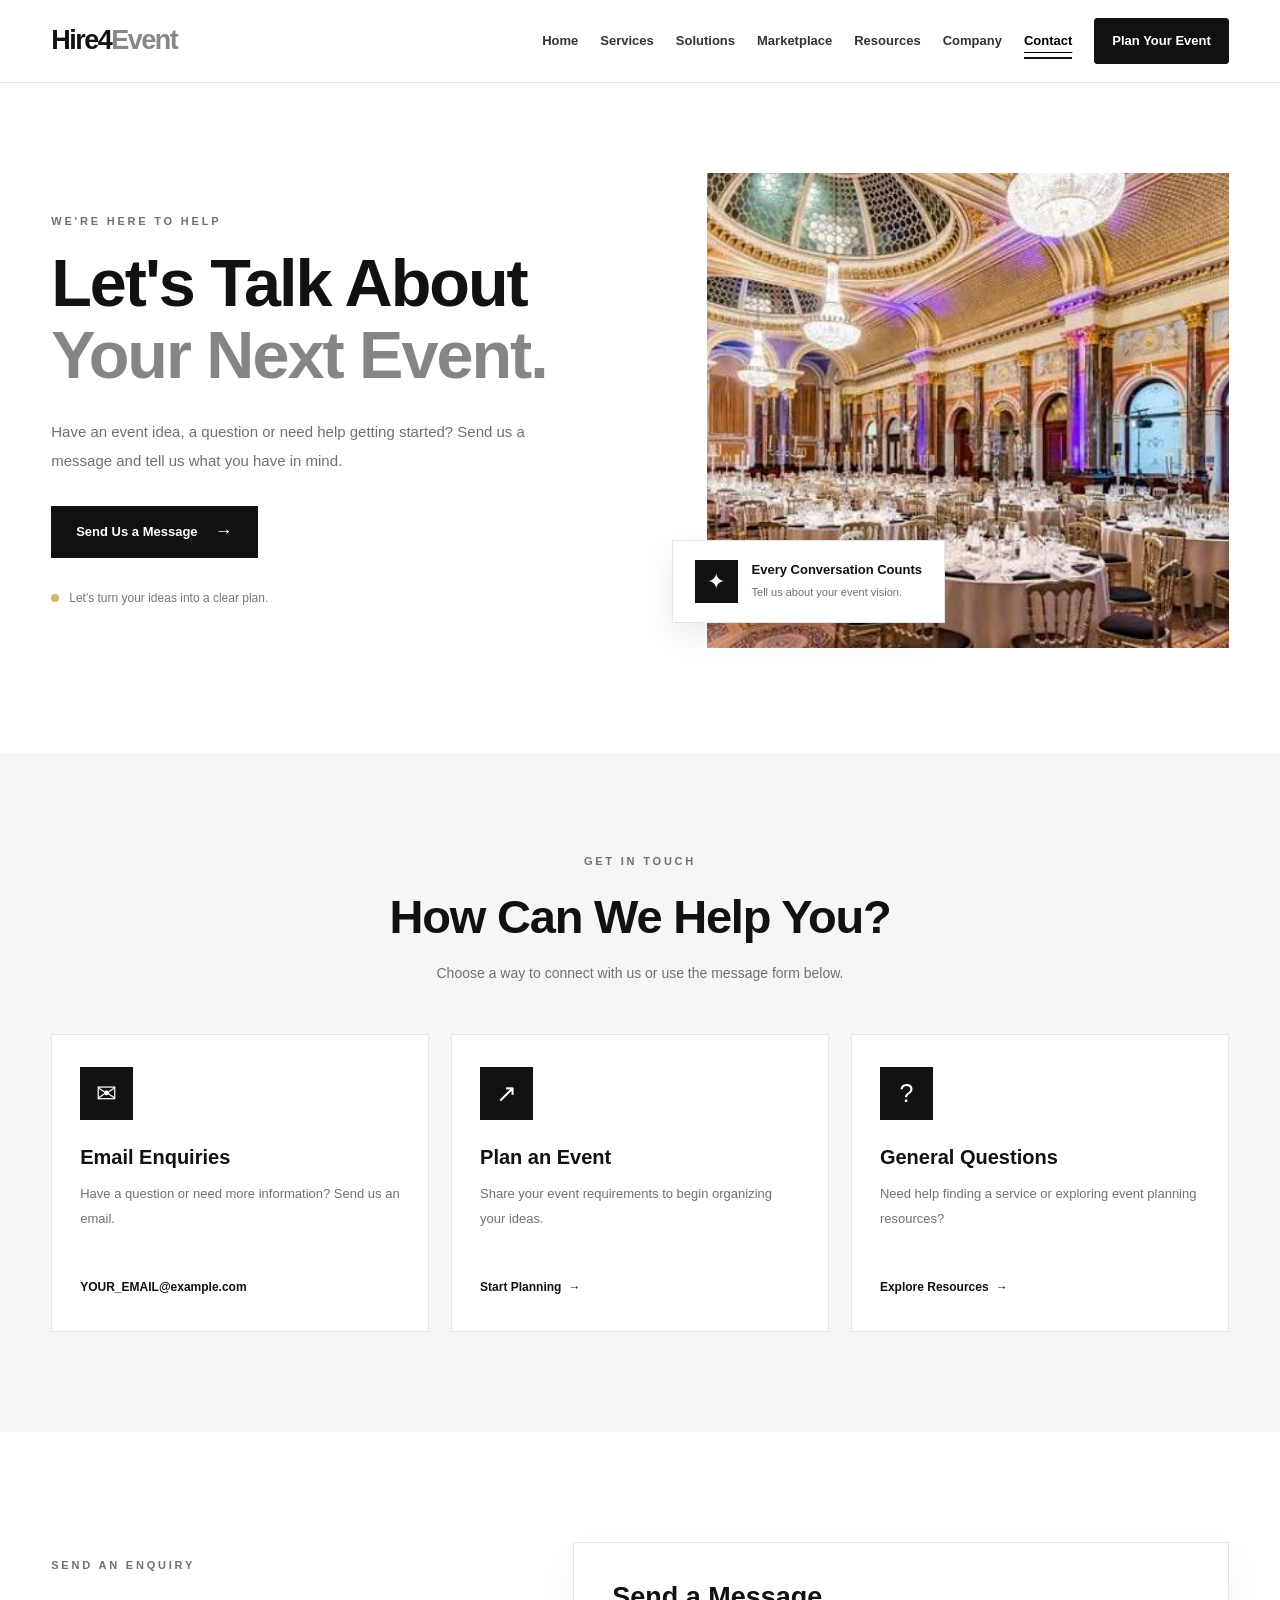
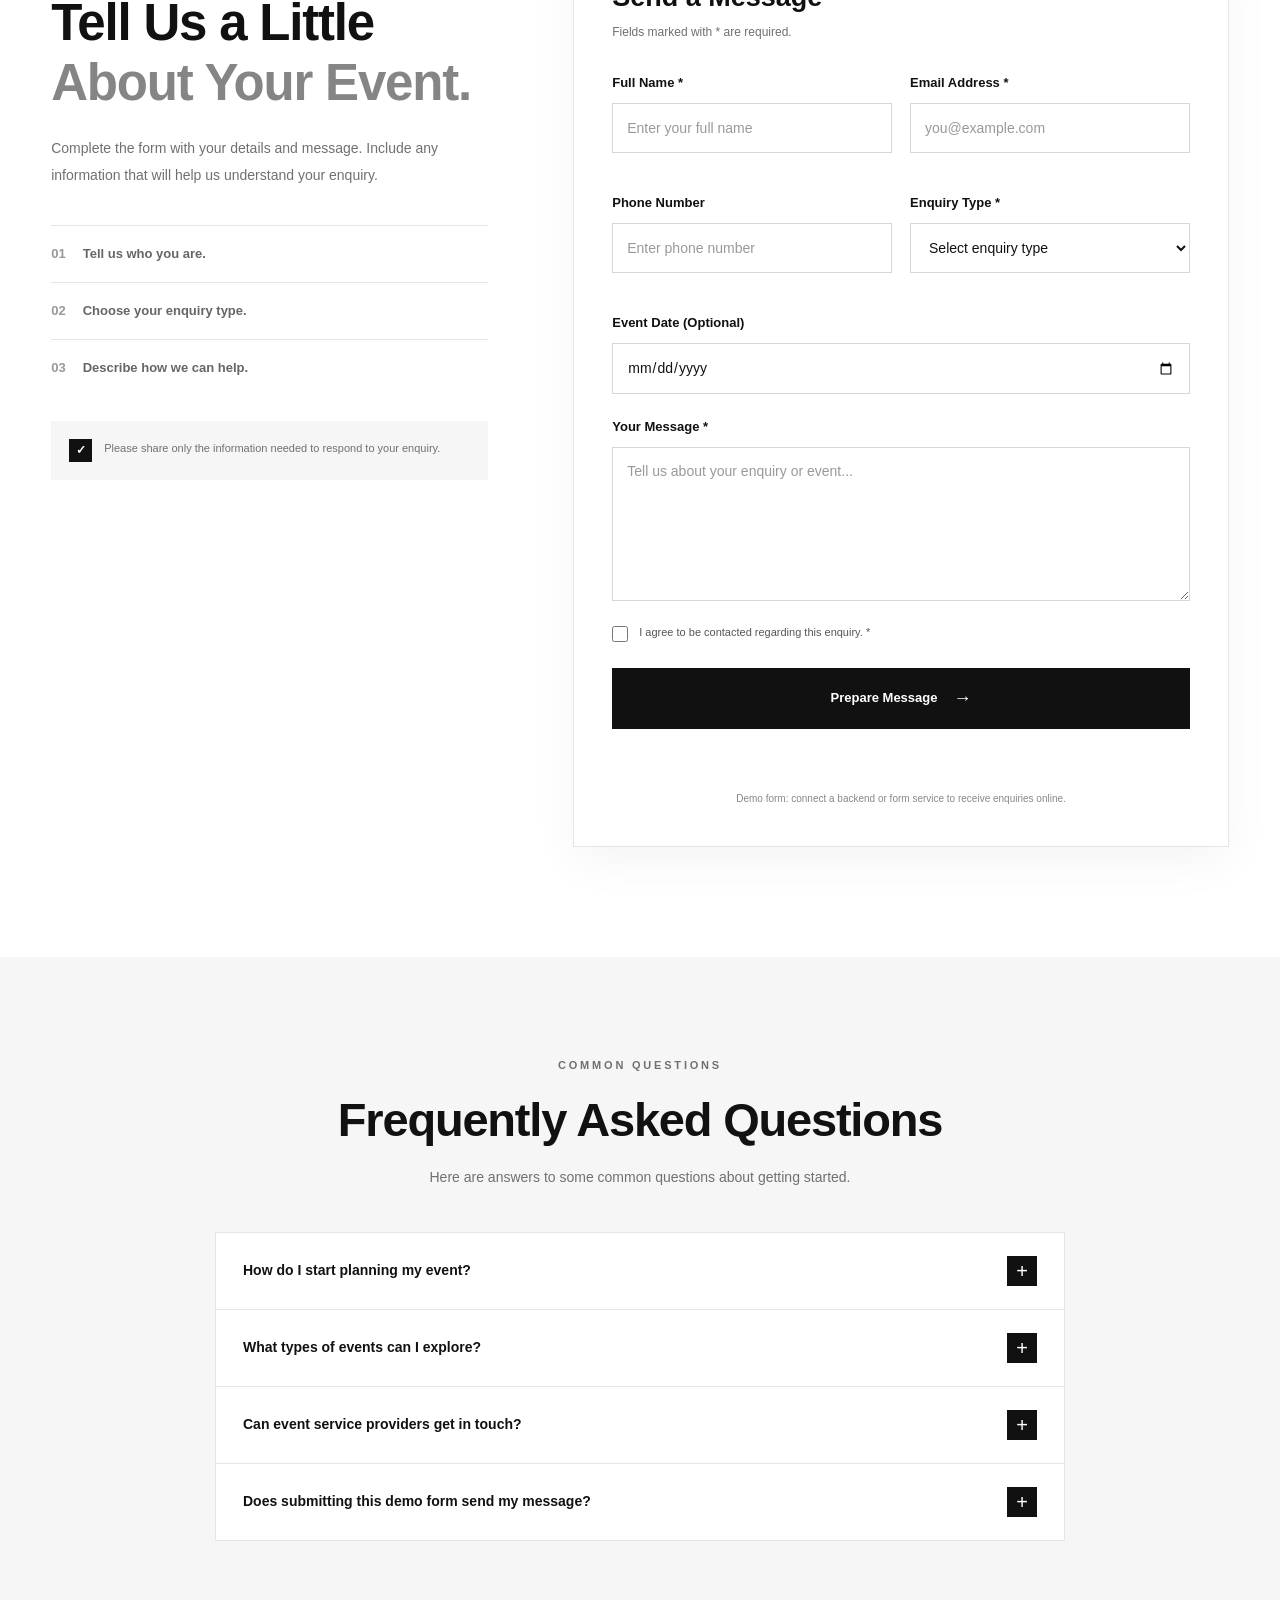
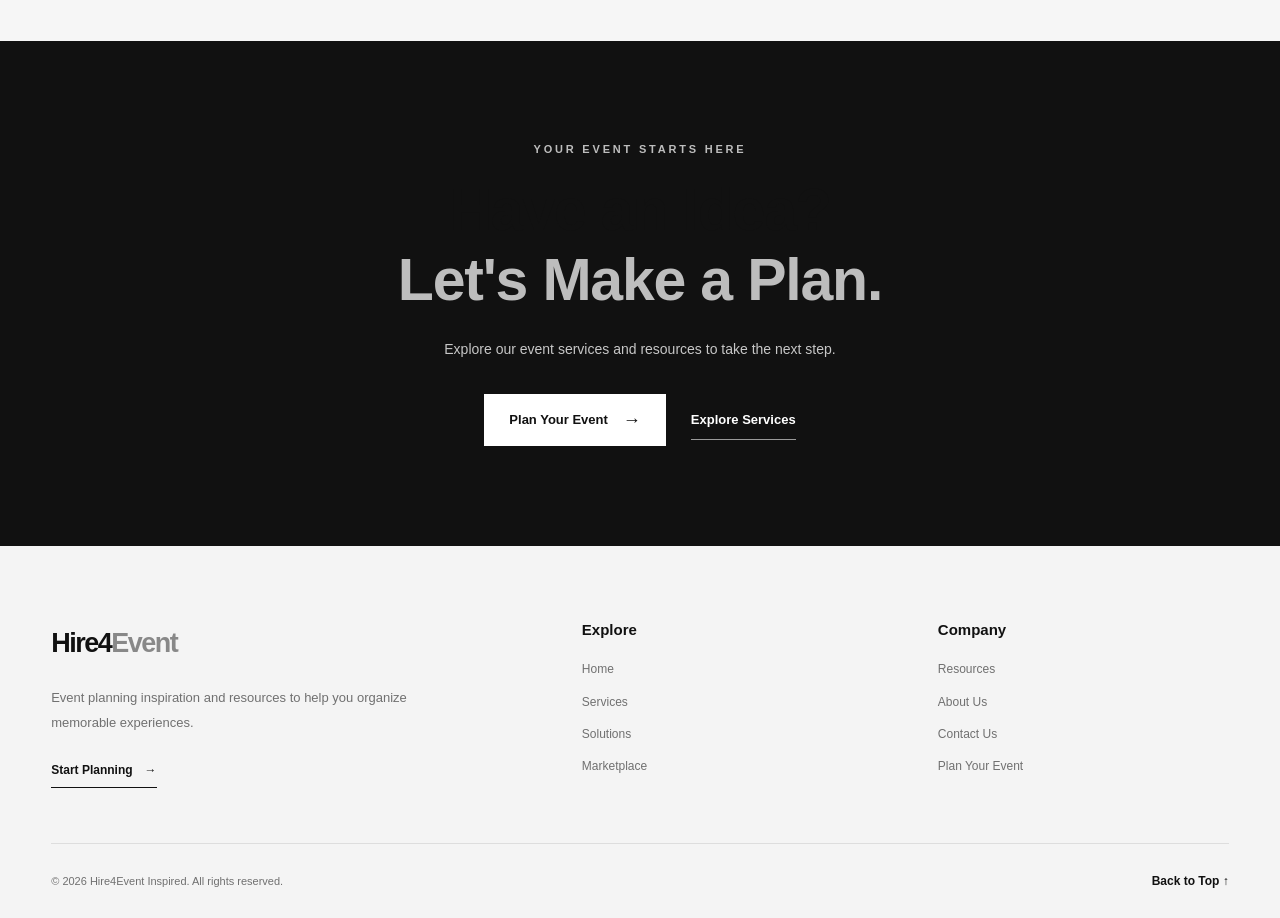
<file: contact.html>
<!DOCTYPE html>
<html lang="en">
<head>
    <meta charset="UTF-8">
    <meta name="viewport" content="width=device-width, initial-scale=1.0">

    <title>Contact Us | Hire4Event Inspired</title>

    <meta name="description"
          content="Get in touch with our team for event planning questions, service enquiries and assistance with your next event.">

    <link rel="stylesheet" href="style.css">
</head>

<body id="top">

    <!-- HEADER -->
    <header class="contact-header">
        <div class="contact-container navbar">

            <a href="index.html" class="contact-logo">
                Hire4<span>Event</span>
            </a>

            <button
                class="menu-toggle"
                id="menuToggle"
                type="button"
                aria-label="Open navigation menu"
                aria-controls="primaryNav"
                aria-expanded="false">
                <span></span>
                <span></span>
                <span></span>
            </button>

            <nav class="nav-links" id="primaryNav">
                <a href="index.html">Home</a>
                <a href="services.html">Services</a>
                <a href="solutions.html">Solutions</a>
                <a href="marketplace.html">Marketplace</a>
                <a href="resources.html">Resources</a>
                <a href="company.html">Company</a>
                <a href="contact.html" class="active" aria-current="page">
                    Contact
                </a>
                <a href="plan_ your_ event.html" class="nav-cta">
                    Plan Your Event
                </a>
            </nav>

        </div>
    </header>


    <main>

        <!-- HERO SECTION -->
        <section class="contact-hero">
            <div class="contact-container contact-hero-grid">

                <div class="contact-hero-content">
                    <p class="contact-eyebrow">WE'RE HERE TO HELP</p>

                    <h1>
                        Let's Talk About
                        <span>Your Next Event.</span>
                    </h1>

                    <p class="contact-hero-description">
                        Have an event idea, a question or need help
                        getting started? Send us a message and tell
                        us what you have in mind.
                    </p>

                    <a href="#contact-form" class="contact-primary-btn">
                        Send Us a Message <span>→</span>
                    </a>

                    <div class="contact-hero-note">
                        <span class="note-dot"></span>
                        Let's turn your ideas into a clear plan.
                    </div>
                </div>

                <div class="contact-hero-image">
                    <img
                        src="images.venus.jpg"
                        alt="Beautiful event venue ready for a special occasion">

                    <div class="contact-image-caption">
                        <span>✦</span>
                        <div>
                            <strong>Every Conversation Counts</strong>
                            <p>Tell us about your event vision.</p>
                        </div>
                    </div>
                </div>

            </div>
        </section>


        <!-- CONTACT INFORMATION -->
        <section class="contact-information">
            <div class="contact-container">

                <div class="contact-section-heading">
                    <p class="contact-eyebrow">GET IN TOUCH</p>
                    <h2>How Can We Help You?</h2>
                    <p>
                        Choose a way to connect with us or use
                        the message form below.
                    </p>
                </div>

                <div class="contact-info-grid">

                    <article class="contact-info-card">
                        <div class="contact-info-icon" aria-hidden="true">
                            ✉
                        </div>

                        <h3>Email Enquiries</h3>

                        <p>
                            Have a question or need more information?
                            Send us an email.
                        </p>

                        <!-- Replace with your real business email -->
                        <a href="mailto:YOUR_EMAIL@example.com">
                            YOUR_EMAIL@example.com
                        </a>
                    </article>

                    <article class="contact-info-card">
                        <div class="contact-info-icon" aria-hidden="true">
                            ↗
                        </div>

                        <h3>Plan an Event</h3>

                        <p>
                            Share your event requirements to begin
                            organizing your ideas.
                        </p>

                        <a href="plan_ your_ event.html">
                            Start Planning <span>→</span>
                        </a>
                    </article>

                    <article class="contact-info-card">
                        <div class="contact-info-icon" aria-hidden="true">
                            ?
                        </div>

                        <h3>General Questions</h3>

                        <p>
                            Need help finding a service or exploring
                            event planning resources?
                        </p>

                        <a href="resources.html">
                            Explore Resources <span>→</span>
                        </a>
                    </article>

                </div>

            </div>
        </section>


        <!-- CONTACT FORM -->
        <section class="contact-form-section" id="contact-form">
            <div class="contact-container contact-form-grid">

                <div class="contact-form-intro">
                    <p class="contact-eyebrow">SEND AN ENQUIRY</p>

                    <h2>
                        Tell Us a Little
                        <span>About Your Event.</span>
                    </h2>

                    <p>
                        Complete the form with your details and message.
                        Include any information that will help us
                        understand your enquiry.
                    </p>

                    <div class="contact-form-points">
                        <div>
                            <span>01</span>
                            <p>Tell us who you are.</p>
                        </div>

                        <div>
                            <span>02</span>
                            <p>Choose your enquiry type.</p>
                        </div>

                        <div>
                            <span>03</span>
                            <p>Describe how we can help.</p>
                        </div>
                    </div>

                    <div class="contact-privacy-note">
                        <span aria-hidden="true">✓</span>
                        <p>
                            Please share only the information needed
                            to respond to your enquiry.
                        </p>
                    </div>
                </div>


                <div class="contact-form-wrapper">
                    <form id="contactForm">

                        <div class="contact-form-title">
                            <h3>Send a Message</h3>
                            <p>Fields marked with * are required.</p>
                        </div>

                        <div class="form-row">

                            <div class="form-group">
                                <label for="contactName">
                                    Full Name *
                                </label>

                                <input
                                    type="text"
                                    id="contactName"
                                    name="name"
                                    placeholder="Enter your full name"
                                    autocomplete="name"
                                    required>
                            </div>

                            <div class="form-group">
                                <label for="contactEmail">
                                    Email Address *
                                </label>

                                <input
                                    type="email"
                                    id="contactEmail"
                                    name="email"
                                    placeholder="you@example.com"
                                    autocomplete="email"
                                    required>
                            </div>

                        </div>

                        <div class="form-row">

                            <div class="form-group">
                                <label for="contactPhone">
                                    Phone Number
                                </label>

                                <input
                                    type="tel"
                                    id="contactPhone"
                                    name="phone"
                                    placeholder="Enter phone number"
                                    autocomplete="tel">
                            </div>

                            <div class="form-group">
                                <label for="contactSubject">
                                    Enquiry Type *
                                </label>

                                <select
                                    id="contactSubject"
                                    name="subject"
                                    required>

                                    <option value="">
                                        Select enquiry type
                                    </option>

                                    <option value="Wedding Event">
                                        Wedding Event
                                    </option>

                                    <option value="Corporate Event">
                                        Corporate Event
                                    </option>

                                    <option value="Social Celebration">
                                        Social Celebration
                                    </option>

                                    <option value="Vendor Enquiry">
                                        Vendor Enquiry
                                    </option>

                                    <option value="Service Enquiry">
                                        Service Enquiry
                                    </option>

                                    <option value="General Question">
                                        General Question
                                    </option>

                                    <option value="Other">
                                        Other
                                    </option>

                                </select>
                            </div>

                        </div>

                        <div class="form-group">
                            <label for="contactEventDate">
                                Event Date (Optional)
                            </label>

                            <input
                                type="date"
                                id="contactEventDate"
                                name="eventDate">
                        </div>

                        <div class="form-group">
                            <label for="contactMessage">
                                Your Message *
                            </label>

                            <textarea
                                id="contactMessage"
                                name="message"
                                rows="6"
                                placeholder="Tell us about your enquiry or event..."
                                required></textarea>
                        </div>

                        <div class="contact-form-consent">
                            <input
                                type="checkbox"
                                id="contactConsent"
                                name="consent"
                                required>

                            <label for="contactConsent">
                                I agree to be contacted regarding this enquiry. *
                            </label>
                        </div>

                        <button
                            type="submit"
                            class="contact-submit-btn">
                            Prepare Message <span>→</span>
                        </button>

                        <p
                            id="contactFormStatus"
                            class="contact-form-status"
                            role="status"
                            aria-live="polite">
                        </p>

                        <p class="form-demo-note">
                            Demo form: connect a backend or form service
                            to receive enquiries online.
                        </p>

                    </form>
                </div>

            </div>
        </section>


        <!-- FAQ SECTION -->
        <section class="contact-faq">
            <div class="contact-container">

                <div class="contact-section-heading">
                    <p class="contact-eyebrow">COMMON QUESTIONS</p>
                    <h2>Frequently Asked Questions</h2>
                    <p>
                        Here are answers to some common questions
                        about getting started.
                    </p>
                </div>

                <div class="contact-faq-list">

                    <details class="contact-faq-item">
                        <summary>
                            How do I start planning my event?
                            <span class="faq-plus">+</span>
                        </summary>

                        <p>
                            Begin by identifying your event type,
                            preferred date, approximate budget and
                            the services you need. You can then visit
                            our Plan Your Event page to organize
                            your requirements.
                        </p>
                    </details>

                    <details class="contact-faq-item">
                        <summary>
                            What types of events can I explore?
                            <span class="faq-plus">+</span>
                        </summary>

                        <p>
                            You can explore ideas for weddings,
                            corporate gatherings, private celebrations
                            and other occasions using the service
                            and resource sections of this website.
                        </p>
                    </details>

                    <details class="contact-faq-item">
                        <summary>
                            Can event service providers get in touch?
                            <span class="faq-plus">+</span>
                        </summary>

                        <p>
                            Yes. Select Vendor Enquiry in the contact
                            form and include information about your
                            services. The form must be connected to
                            a working email or backend before enquiries
                            can be received by the website owner.
                        </p>
                    </details>

                    <details class="contact-faq-item">
                        <summary>
                            Does submitting this demo form send my message?
                            <span class="faq-plus">+</span>
                        </summary>

                        <p>
                            Not yet. This page is a front-end demo.
                            Connect the form to a backend or form
                            handling service to send and store messages.
                        </p>
                    </details>

                </div>

            </div>
        </section>


        <!-- CTA -->
        <section class="contact-cta">
            <div class="contact-container contact-cta-content">

                <p class="contact-eyebrow">YOUR EVENT STARTS HERE</p>

                <h2>
                    Have an Idea?
                    <span>Let's Make a Plan.</span>
                </h2>

                <p>
                    Explore our event services and resources
                    to take the next step.
                </p>

                <div class="contact-cta-buttons">
                    <a href="plan_ your_ event.html" class="contact-light-btn">
                        Plan Your Event <span>→</span>
                    </a>

                    <a href="service.html" class="contact-cta-secondary">
                        Explore Services
                    </a>
                </div>

            </div>
        </section>

    </main>


    <!-- FOOTER -->
    <footer class="contact-footer">
        <div class="contact-container">

            <div class="contact-footer-grid">

                <div class="contact-footer-brand">
                    <a href="index.html" class="contact-logo">
                        Hire4<span>Event</span>
                    </a>

                    <p>
                        Event planning inspiration and resources
                        to help you organize memorable experiences.
                    </p>

                    <a href="plan_ your_ event.html" class="footer-plan-link">
                        Start Planning <span>→</span>
                    </a>
                </div>

                <div class="contact-footer-column">
                    <h3>Explore</h3>
                    <a href="index.html">Home</a>
                    <a href="services.html">Services</a>
                    <a href="solutions.html">Solutions</a>
                    <a href="marketplace.html">Marketplace</a>
                </div>

                <div class="contact-footer-column">
                    <h3>Company</h3>
                    <a href="resources.html">Resources</a>
                    <a href="company.html">About Us</a>
                    <a href="contact.html">Contact Us</a>
                    <a href="plan_ your_ event.html">Plan Your Event</a>
                </div>

            </div>

            <div class="contact-footer-bottom">
                <p>
                    © <span id="currentYear"></span>
                    Hire4Event Inspired. All rights reserved.
                </p>

                <a href="#top" id="backToTop" class="back-to-top">
                    Back to Top ↑
                </a>
            </div>

        </div>
    </footer>

    <script src="script.js"></script>

</body>
</html>
</file>
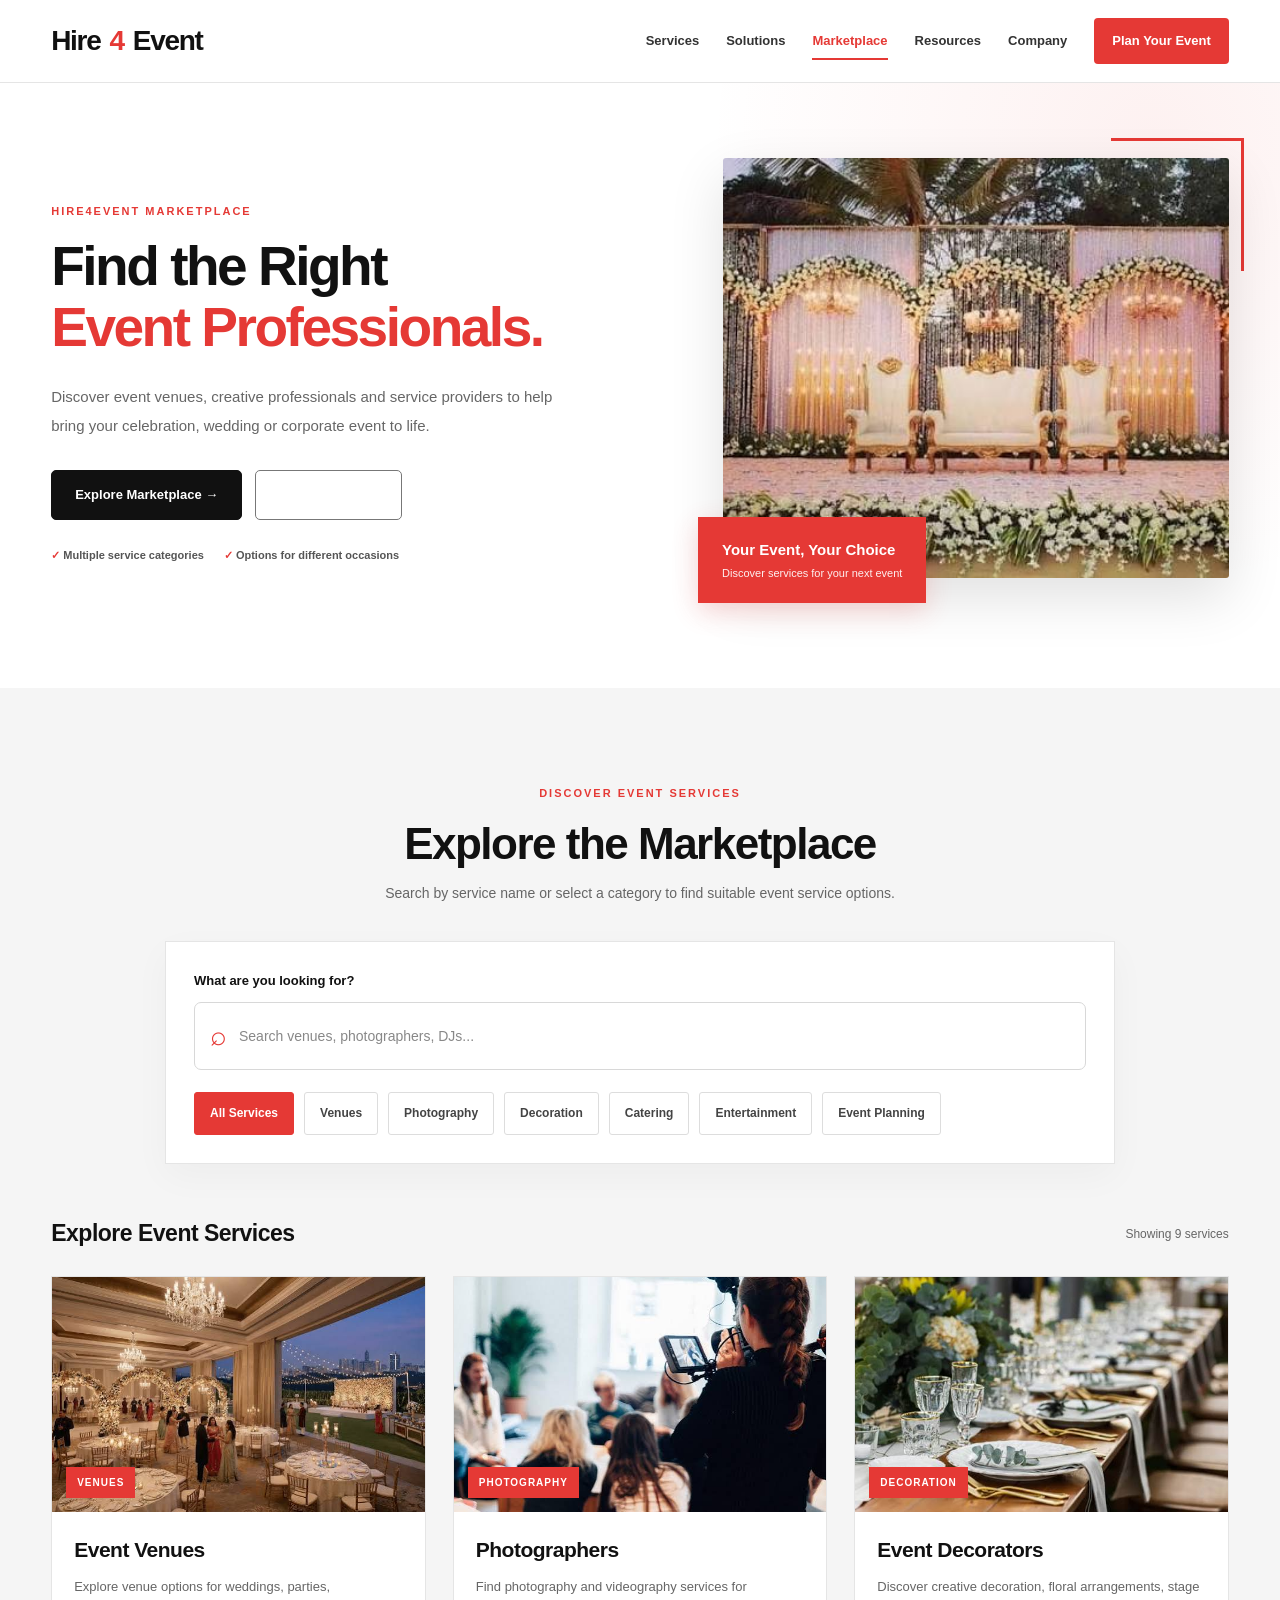
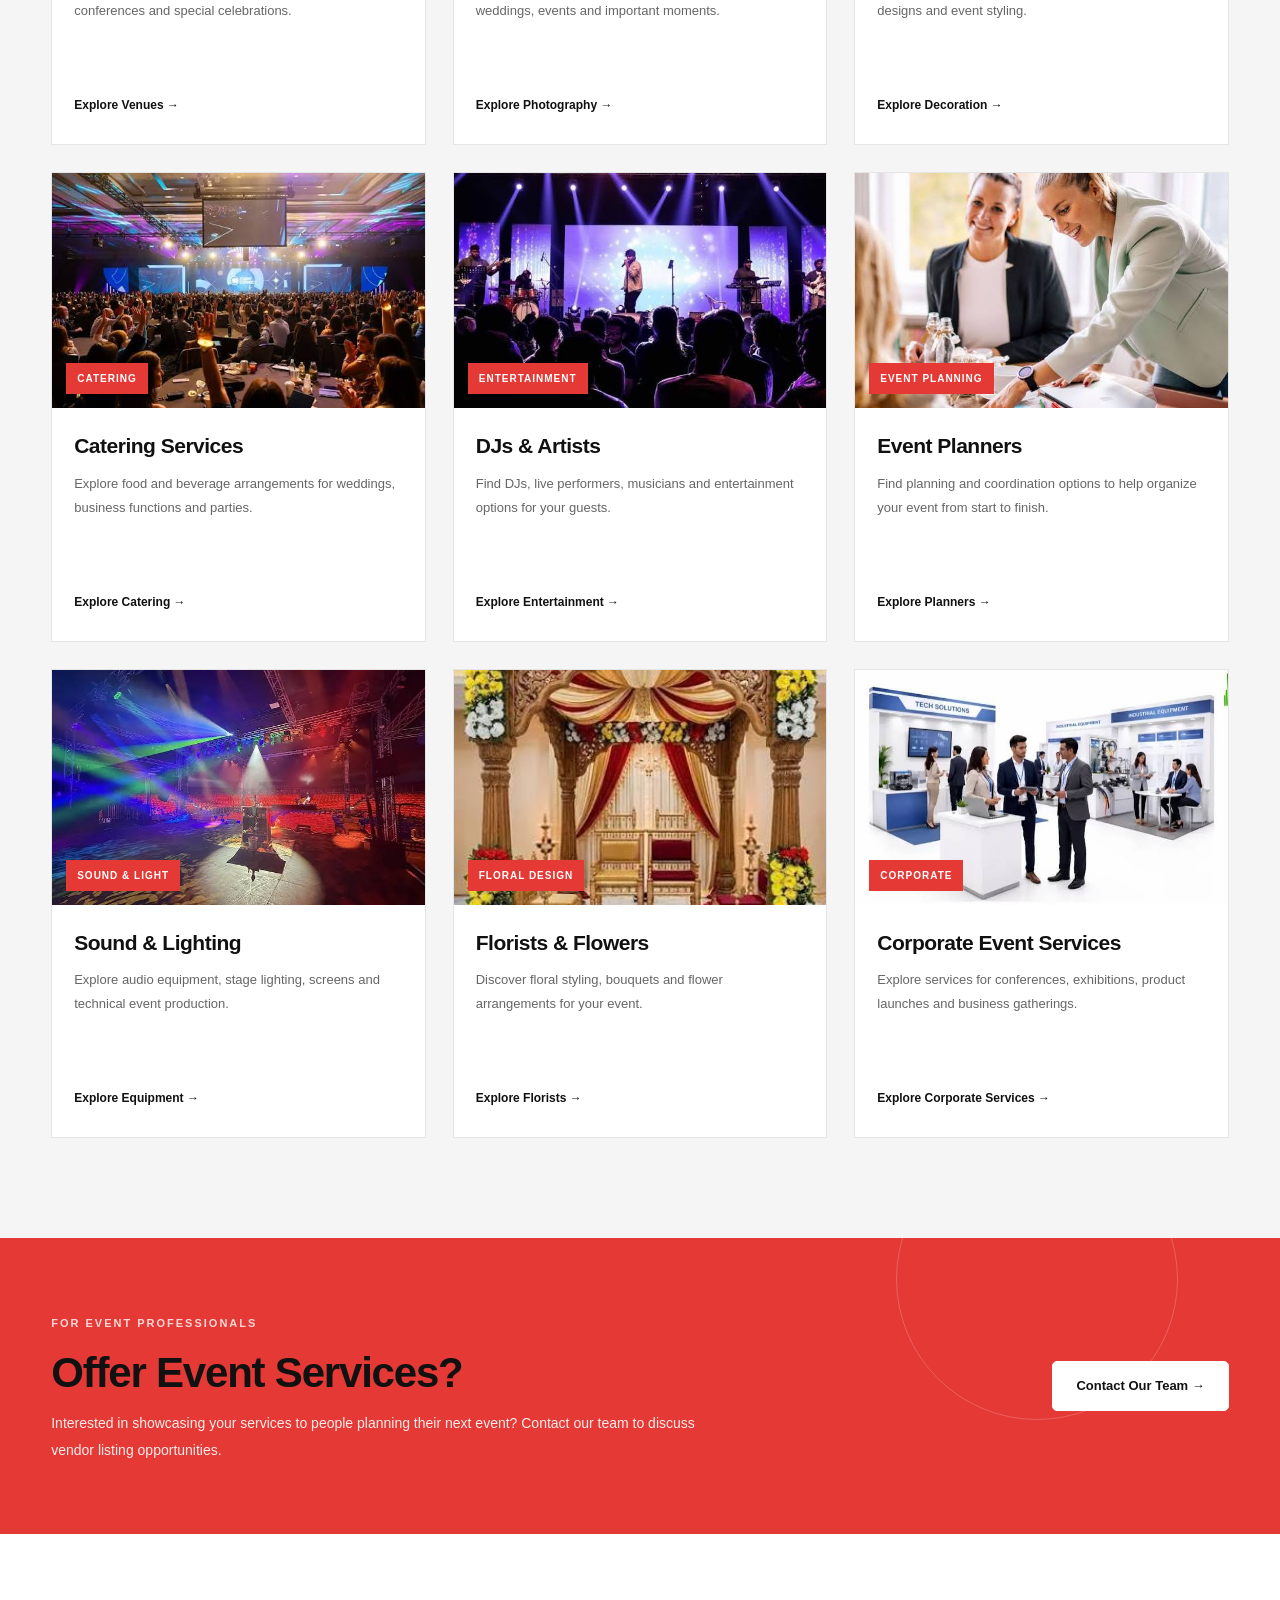
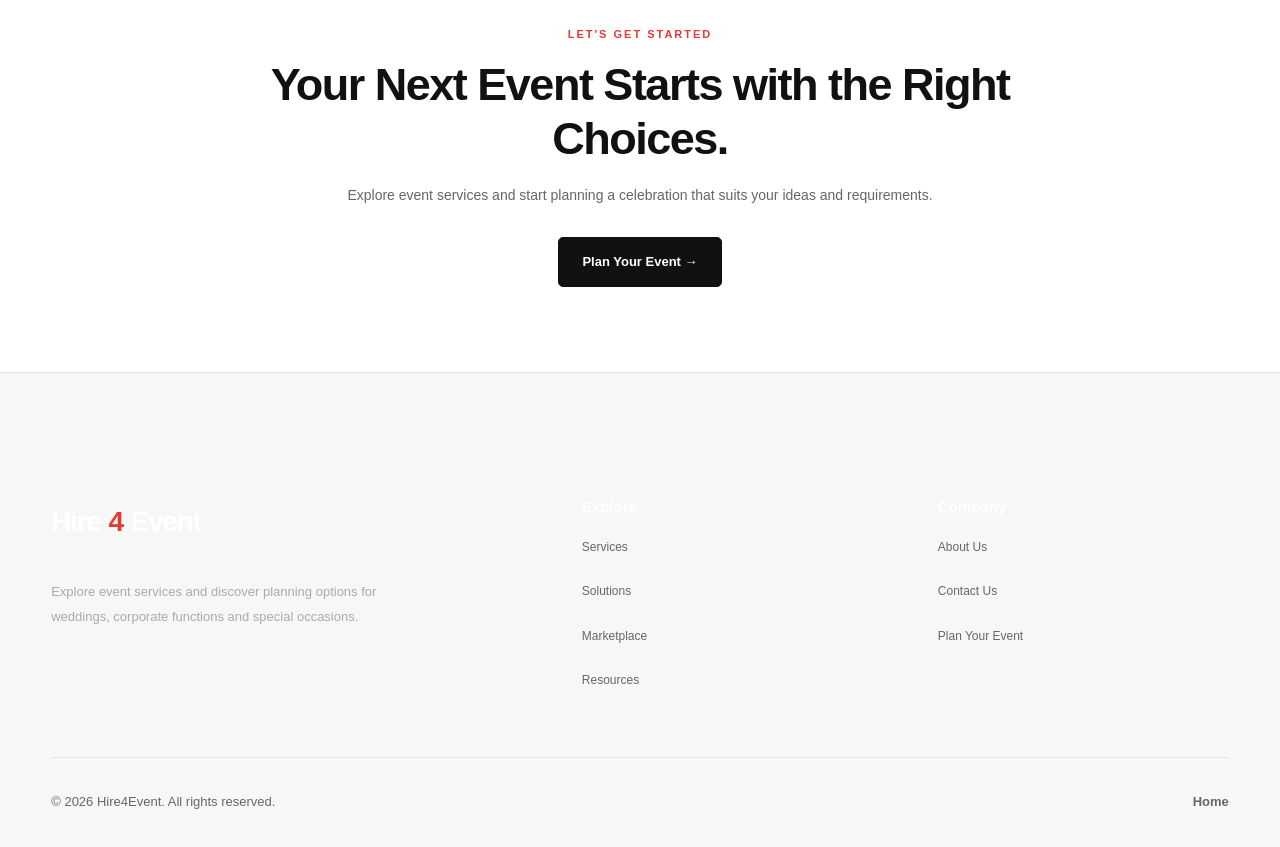
<file: marketplace.html>
<!DOCTYPE html>
<html lang="en">
<head>
  <meta charset="UTF-8">
  <meta name="viewport" content="width=device-width, initial-scale=1.0">

  <title>Event Marketplace | Hire4Event</title>

  <meta name="description" content="Explore event venues, photographers, decorators, caterers, DJs and other event service providers with Hire4Event.">

  <link rel="stylesheet" href="style.css">
</head>

<body>

  <!-- HEADER -->
  <header class="site-header">
    <div class="container header-inner">

      <a href="index.html" class="brand">
        Hire<span class="red">4</span>Event
      </a>

      <button
        class="menu-toggle"
        id="menuToggle"
        type="button"
        aria-label="Open navigation menu"
        aria-expanded="false"
        aria-controls="primaryNav">
        ☰
      </button>

      <nav class="primary-nav" id="primaryNav">
        <a href="services.html">Services</a>
        <a href="solutions.html">Solutions</a>
        <a href="marketplace.html" class="active">Marketplace</a>
        <a href="resources.html">Resources</a>
        <a href="company.html">Company</a>
        <a href="plan_ your_ event.html" class="nav-plan">
          Plan Your Event
        </a>
      </nav>

    </div>
  </header>


  <main>

    <!-- HERO -->
    <section class="marketplace-hero">
      <div class="container marketplace-hero-grid">

        <div class="marketplace-hero-content">
          <span class="section-label">HIRE4EVENT MARKETPLACE</span>

          <h1>
            Find the Right
            <span>Event Professionals.</span>
          </h1>

          <p>
            Discover event venues, creative professionals and
            service providers to help bring your celebration,
            wedding or corporate event to life.
          </p>

          <div class="marketplace-actions">
            <a href="#vendor-marketplace" class="btn btn-dark">
              Explore Marketplace →
            </a>

            <a href="plan_ your_ event.html" class="btn btn-outline">
              Plan Your Event
            </a>
          </div>

          <div class="marketplace-highlights">
            <span>✓ Multiple service categories</span>
            <span>✓ Options for different occasions</span>
          </div>
        </div>

        <div class="marketplace-hero-image">
          <img
            src="images.your choice.jpg"
            alt="Elegant event venue prepared for a celebration">

          <div class="marketplace-image-tag">
            <strong>Your Event, Your Choice</strong>
            <span>Discover services for your next event</span>
          </div>
        </div>

      </div>
    </section>


    <!-- SEARCH -->
    <section class="marketplace-search-section" id="vendor-marketplace">
      <div class="container">

        <div class="marketplace-search-heading">
          <span class="section-label">DISCOVER EVENT SERVICES</span>
          <h2>Explore the Marketplace</h2>
          <p>
            Search by service name or select a category to find
            suitable event service options.
          </p>
        </div>

        <div class="marketplace-search-box">
          <label for="marketplaceSearch">What are you looking for?</label>

          <div class="search-input-wrap">
            <span aria-hidden="true">⌕</span>

            <input
              type="search"
              id="marketplaceSearch"
              placeholder="Search venues, photographers, DJs..."
              autocomplete="off">

            <button type="button" id="clearSearch" class="clear-search">
              Clear
            </button>
          </div>

          <div class="marketplace-filters" aria-label="Filter service categories">
            <button type="button" class="filter-tab is-active" data-category="all" aria-pressed="true">
              All Services
            </button>

            <button type="button" class="filter-tab" data-category="venue" aria-pressed="false">
              Venues
            </button>

            <button type="button" class="filter-tab" data-category="photography" aria-pressed="false">
              Photography
            </button>

            <button type="button" class="filter-tab" data-category="decoration" aria-pressed="false">
              Decoration
            </button>

            <button type="button" class="filter-tab" data-category="catering" aria-pressed="false">
              Catering
            </button>

            <button type="button" class="filter-tab" data-category="entertainment" aria-pressed="false">
              Entertainment
            </button>

            <button type="button" class="filter-tab" data-category="planning" aria-pressed="false">
              Event Planning
            </button>
          </div>
        </div>


        <!-- MARKETPLACE CARDS -->
        <div class="marketplace-results-heading">
          <h3>Explore Event Services</h3>
          <p id="resultsCount" aria-live="polite">Showing 9 services</p>
        </div>

        <div class="marketplace-grid" id="marketplaceGrid">

          <!-- VENUE -->
          <article class="marketplace-card"
                   data-category="venue"
                   data-search="event venue banquet hall wedding venue party location">
            <a href="plan-your-event.html" class="marketplace-card-image">
              <img
                src="images.beautiful.event.jpg"
                alt="Beautiful event and wedding venue"
                loading="lazy">
              <span class="marketplace-category">VENUES</span>
            </a>

            <div class="marketplace-card-content">
              <h3>Event Venues</h3>
              <p>
                Explore venue options for weddings, parties,
                conferences and special celebrations.
              </p>
              <a href="plan_ your_ event.html" class="marketplace-link">
                Explore Venues →
              </a>
            </div>
          </article>


          <!-- PHOTOGRAPHY -->
          <article class="marketplace-card"
                   data-category="photography"
                   data-search="photographer photography wedding videography event photo">
            <a href="plan_ your_ event.html" class="marketplace-card-image">
              <img
                src="images.photo.jpg"
                alt="Camera for professional event photography"
                loading="lazy">
              <span class="marketplace-category">PHOTOGRAPHY</span>
            </a>

            <div class="marketplace-card-content">
              <h3>Photographers</h3>
              <p>
                Find photography and videography services for
                weddings, events and important moments.
              </p>
              <a href="plan_ your_ event.html" class="marketplace-link">
                Explore Photography →
              </a>
            </div>
          </article>


          <!-- DECORATION -->
          <article class="marketplace-card"
                   data-category="decoration"
                   data-search="event decoration wedding decor flowers stage design">
            <a href="plan_ your_ event.html" class="marketplace-card-image">
              <img
                src="images.decoration.jpg"
                alt="Decorated venue for a special event"
                loading="lazy">
              <span class="marketplace-category">DECORATION</span>
            </a>

            <div class="marketplace-card-content">
              <h3>Event Decorators</h3>
              <p>
                Discover creative decoration, floral arrangements,
                stage designs and event styling.
              </p>
              <a href="plan_ your_ event.html" class="marketplace-link">
                Explore Decoration →
              </a>
            </div>
          </article>


          <!-- CATERING -->
          <article class="marketplace-card"
                   data-category="catering"
                   data-search="catering food buffet wedding menu event catering service">
            <a href="plan_ your_ event.html" class="marketplace-card-image">
              <img
                src="images.event1.jpg"
                alt="Catering and food arrangement for an event"
                loading="lazy">
              <span class="marketplace-category">CATERING</span>
            </a>

            <div class="marketplace-card-content">
              <h3>Catering Services</h3>
              <p>
                Explore food and beverage arrangements for
                weddings, business functions and parties.
              </p>
              <a href="plan_ your_ event.html" class="marketplace-link">
                Explore Catering →
              </a>
            </div>
          </article>


          <!-- ENTERTAINMENT -->
          <article class="marketplace-card"
                   data-category="entertainment"
                   data-search="DJ singer music artist band live entertainment performer">
            <a href="plan_ your_ event.html" class="marketplace-card-image">
              <img
                src="images.live.jpg"
                alt="Live music and entertainment at an event"
                loading="lazy">
              <span class="marketplace-category">ENTERTAINMENT</span>
            </a>

            <div class="marketplace-card-content">
              <h3>DJs & Artists</h3>
              <p>
                Find DJs, live performers, musicians and
                entertainment options for your guests.
              </p>
              <a href="plan_ your_ event.html" class="marketplace-link">
                Explore Entertainment →
              </a>
            </div>
          </article>


          <!-- PLANNING -->
          <article class="marketplace-card"
                   data-category="planning"
                   data-search="event planner wedding planner coordinator management organizer">
            <a href="plan-your-event.html" class="marketplace-card-image">
              <img
                src="images.coordinator.jpg"
                alt="Event planning and coordination"
                loading="lazy">
              <span class="marketplace-category">EVENT PLANNING</span>
            </a>

            <div class="marketplace-card-content">
              <h3>Event Planners</h3>
              <p>
                Find planning and coordination options to help
                organize your event from start to finish.
              </p>
              <a href="plan_ your_ event.html" class="marketplace-link">
                Explore Planners →
              </a>
            </div>
          </article>


          <!-- SOUND AND LIGHT -->
          <article class="marketplace-card"
                   data-category="entertainment"
                   data-search="sound system lighting LED screen stage audio equipment">
            <a href="plan_ your_ event.html" class="marketplace-card-image">
              <img
                src="images.1.jpg"
                alt="Professional sound and lighting at an event"
                loading="lazy">
              <span class="marketplace-category">SOUND & LIGHT</span>
            </a>

            <div class="marketplace-card-content">
              <h3>Sound & Lighting</h3>
              <p>
                Explore audio equipment, stage lighting,
                screens and technical event production.
              </p>
              <a href="plan-your-event.html" class="marketplace-link">
                Explore Equipment →
              </a>
            </div>
          </article>


          <!-- FLOWERS -->
          <article class="marketplace-card"
                   data-category="decoration"
                   data-search="flowers florist bouquets floral wedding arrangements">
            <a href="plan-your-event.html" class="marketplace-card-image">
              <img
                src="images.flower.jpg"
                alt="Fresh flowers for event decoration"
                loading="lazy">
              <span class="marketplace-category">FLORAL DESIGN</span>
            </a>

            <div class="marketplace-card-content">
              <h3>Florists & Flowers</h3>
              <p>
                Discover floral styling, bouquets and flower
                arrangements for your event.
              </p>
              <a href="plan_ your_ event.html" class="marketplace-link">
                Explore Florists →
              </a>
            </div>
          </article>


          <!-- CORPORATE SERVICES -->
          <article class="marketplace-card"
                   data-category="planning"
                   data-search="corporate conference exhibition brand launch business event">
            <a href="plan_ your_ event.html" class="marketplace-card-image">
              <img
                src="images.business.jpg"
                alt="Corporate conference and business event"
                loading="lazy">
              <span class="marketplace-category">CORPORATE</span>
            </a>

            <div class="marketplace-card-content">
              <h3>Corporate Event Services</h3>
              <p>
                Explore services for conferences, exhibitions,
                product launches and business gatherings.
              </p>
              <a href="plan_ your_ event.html" class="marketplace-link">
                Explore Corporate Services →
              </a>
            </div>
          </article>

        </div>

        <div class="no-results" id="noResults" hidden>
          <h3>No matching services found</h3>
          <p>Try another search term or select a different category.</p>
          <button type="button" id="resetFilters" class="btn btn-dark">
            Show All Services
          </button>
        </div>

      </div>
    </section>


    <!-- VENDOR CTA -->
    <section class="vendor-cta">
      <div class="container vendor-cta-inner">

        <div>
          <span class="section-label">FOR EVENT PROFESSIONALS</span>
          <h2>Offer Event Services?</h2>
          <p>
            Interested in showcasing your services to people
            planning their next event? Contact our team to discuss
            vendor listing opportunities.
          </p>
        </div>

        <a href="contact.html" class="btn btn-light">
          Contact Our Team →
        </a>

      </div>
    </section>


    <!-- PLAN EVENT CTA -->
    <section class="marketplace-bottom-cta">
      <div class="container">

        <span class="section-label">LET'S GET STARTED</span>

        <h2>Your Next Event Starts with the Right Choices.</h2>

        <p>
          Explore event services and start planning a celebration
          that suits your ideas and requirements.
        </p>

        <a href="plan_ your_ event.html" class="btn btn-dark">
          Plan Your Event →
        </a>

      </div>
    </section>

  </main>


  <!-- FOOTER -->
  <footer class="site-footer">
    <div class="container footer-main">

      <div class="footer-about">
        <a href="index.html" class="brand footer-brand">
          Hire<span class="red">4</span>Event
        </a>

        <p>
          Explore event services and discover planning options
          for weddings, corporate functions and special occasions.
        </p>
      </div>

      <div class="footer-column">
        <h3>Explore</h3>
        <a href="services.html">Services</a>
        <a href="solutions.html">Solutions</a>
        <a href="marketplace.html">Marketplace</a>
        <a href="resources.html">Resources</a>
      </div>

      <div class="footer-column">
        <h3>Company</h3>
        <a href="about.html">About Us</a>
        <a href="contact.html">Contact Us</a>
        <a href="plan_ your_ event.html">Plan Your Event</a>
      </div>

    </div>

    <div class="container footer-bottom">
      <p>© <span id="currentYear"></span> Hire4Event. All rights reserved.</p>
      <a href="index.html">Home</a>
    </div>
  </footer>


  <script src="script.js"></script>

</body>
</html>
</file>
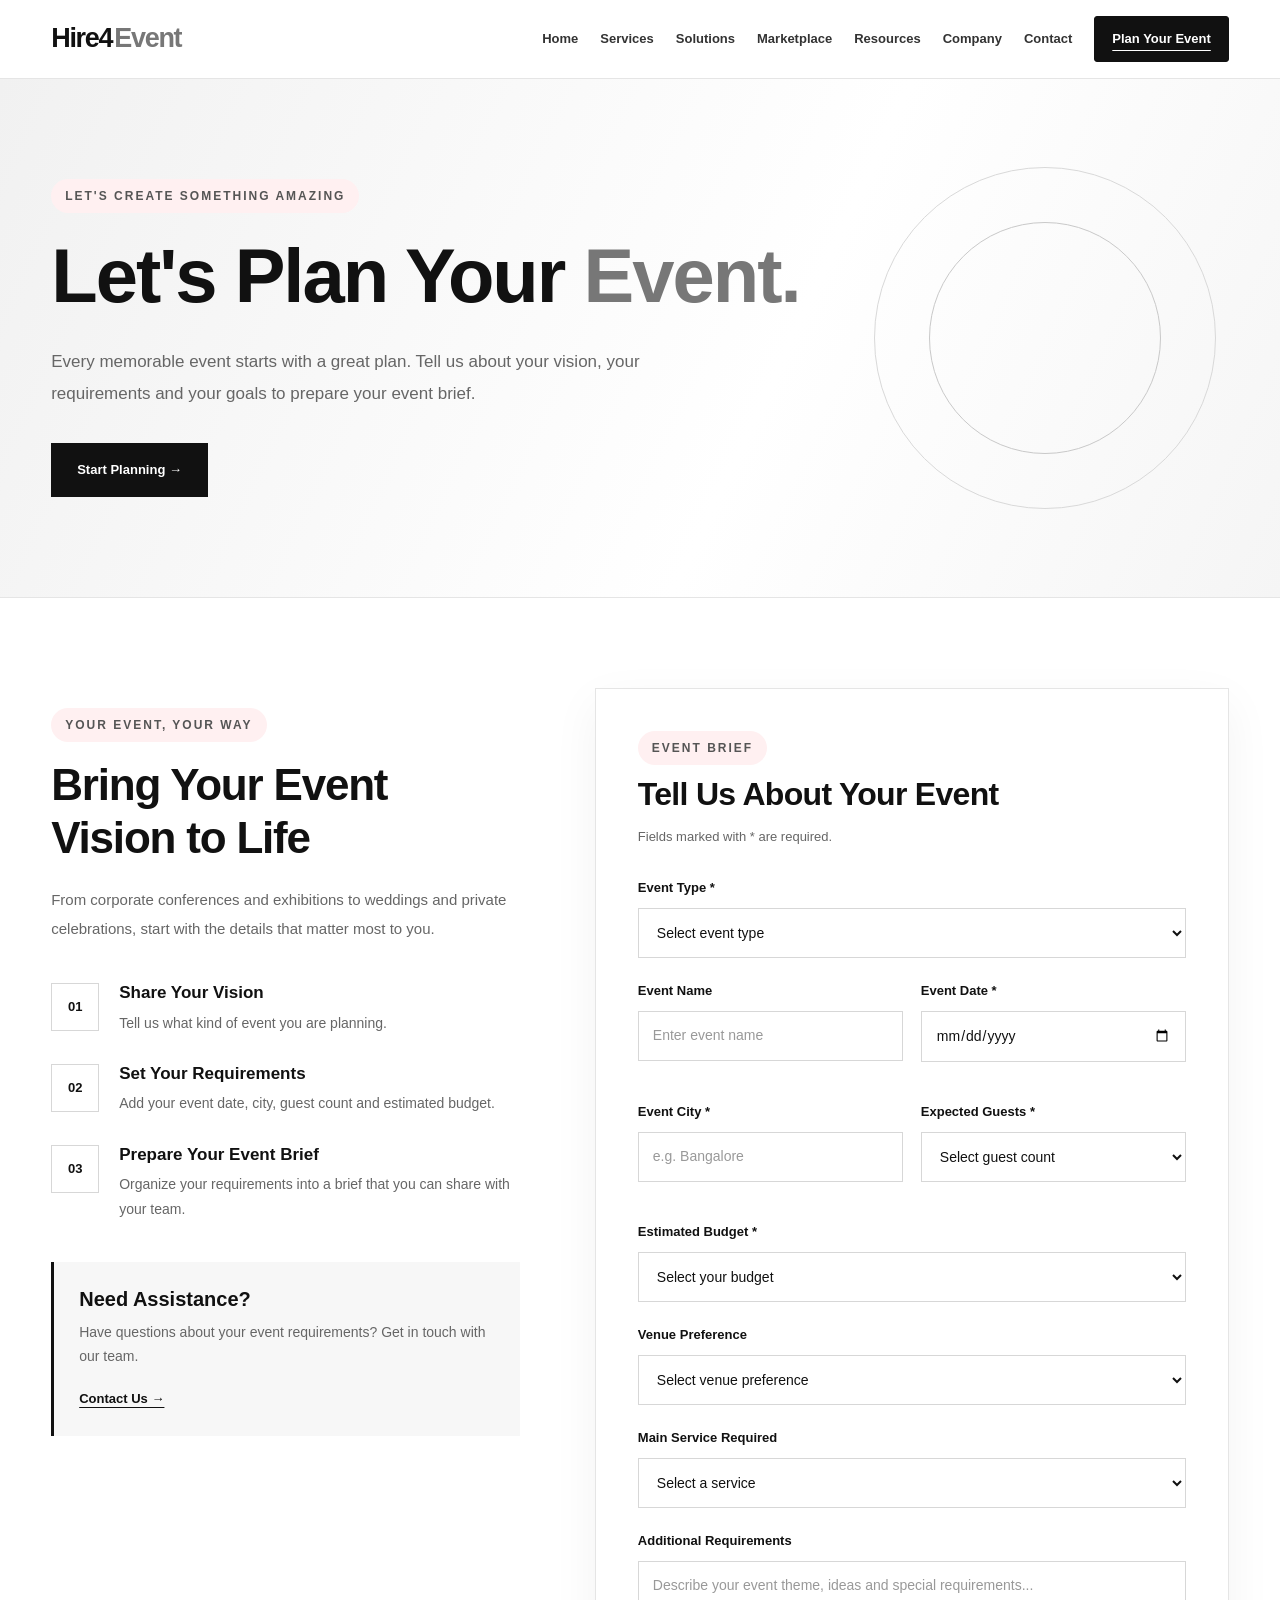
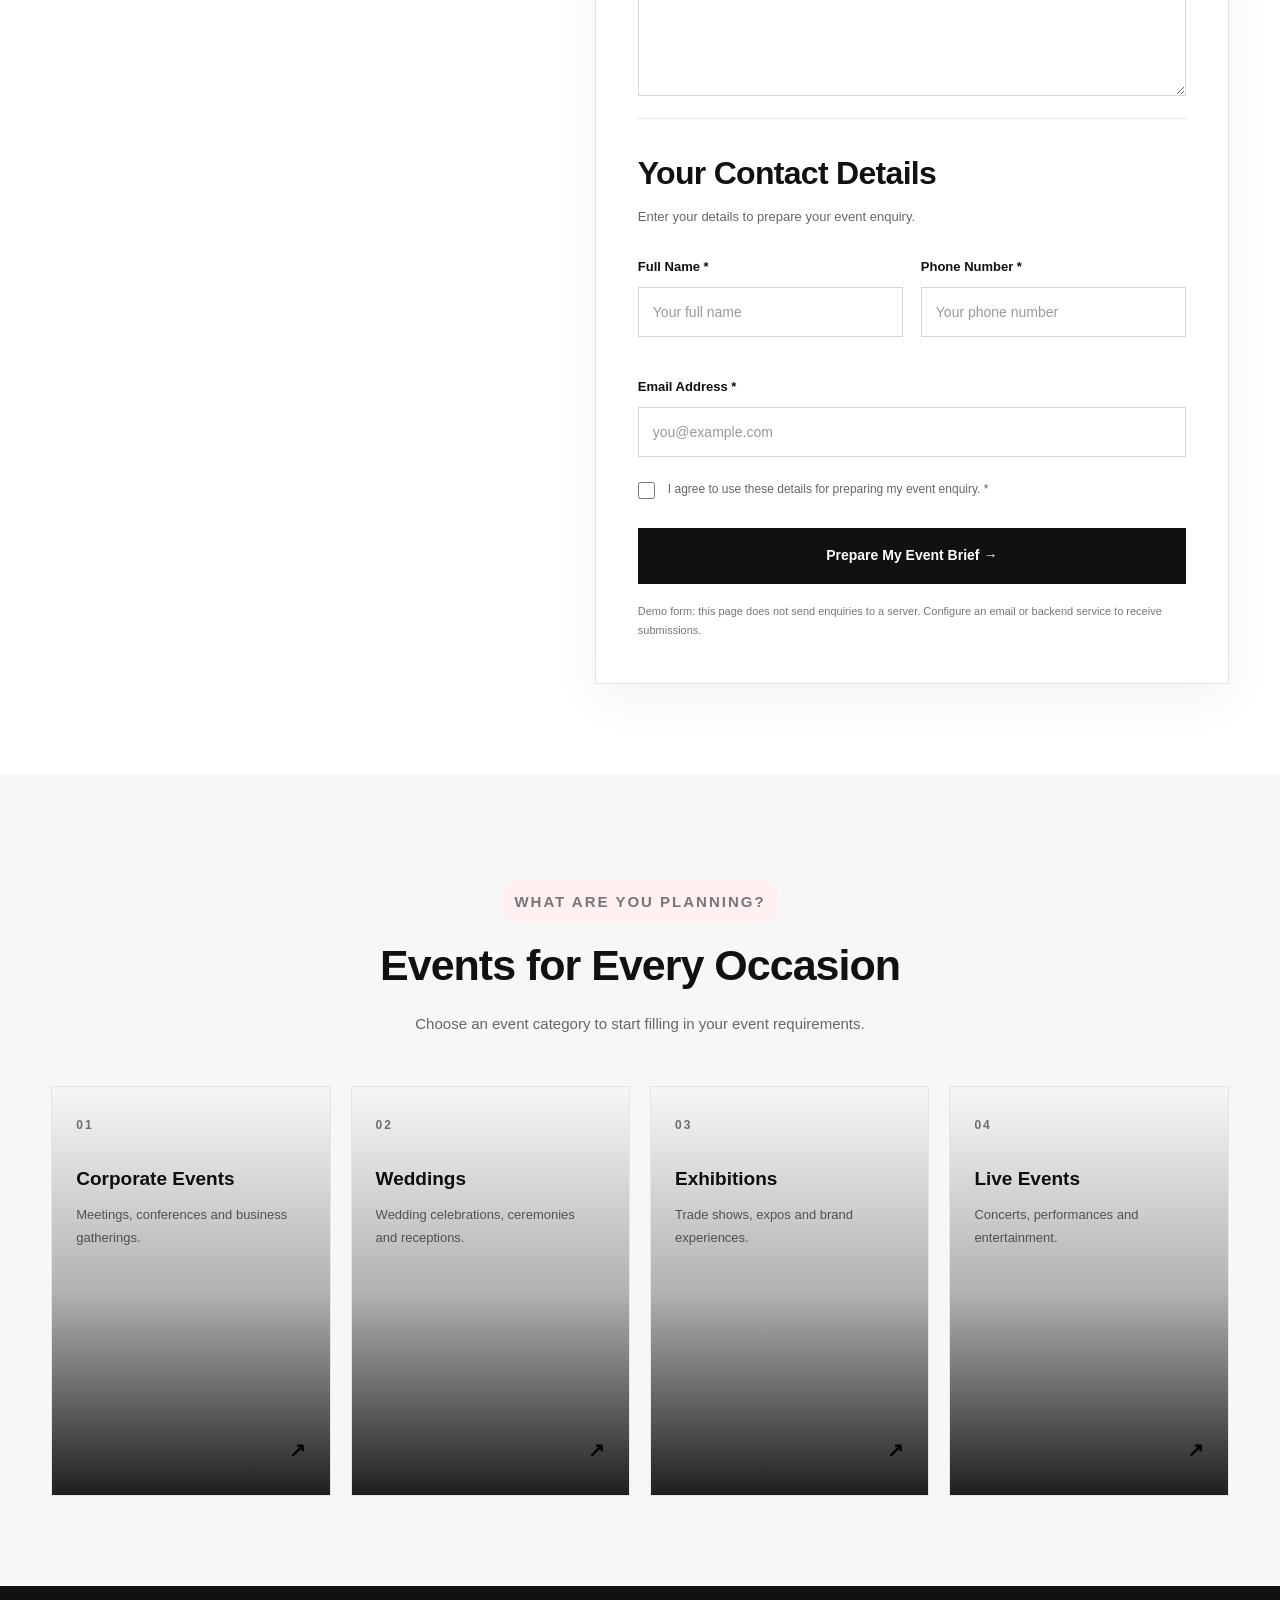
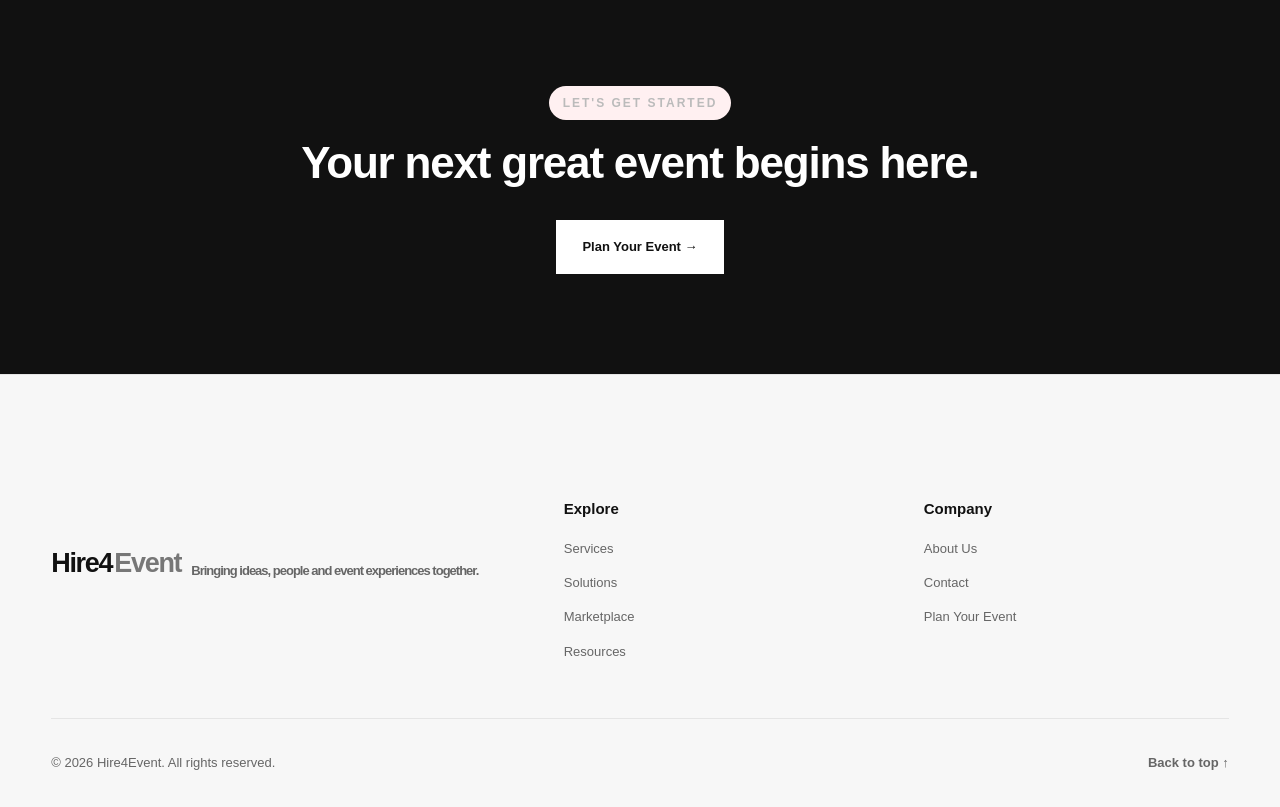
<file: plan_ your_ event.html>
<!DOCTYPE html>
<html lang="en">
<head>
    <meta charset="UTF-8">
    <meta name="viewport" content="width=device-width, initial-scale=1.0">

    <title>Plan Your Event | Hire4Event</title>

    <meta name="description" content="Plan corporate events, weddings, conferences, exhibitions and private celebrations with Hire4Event.">

    <link rel="stylesheet" href="style.css">
</head>
<body>

    <!-- HEADER -->
    <header class="site-header">
        <div class="container nav-container">

            <a href="index.html" class="logo">
                Hire4<span>Event</span>
            </a>

            <button
                class="menu-toggle"
                id="menuToggle"
                type="button"
                aria-label="Open navigation menu"
                aria-controls="primaryNav"
                aria-expanded="false">
                ☰
            </button>

            <nav class="nav-links" id="primaryNav">
                <a href="index.html">Home</a>
                <a href="services.html">Services</a>
                <a href="solutions.html">Solutions</a>
                <a href="marketplace.html">Marketplace</a>
                <a href="resources.html">Resources</a>
                <a href="company.html">Company</a>
                <a href="contact.html">Contact</a>
                <a href="plan_ your_ event.html" class="nav-cta active">
                    Plan Your Event
                </a>
            </nav>

        </div>
    </header>

    <main>

        <!-- HERO SECTION -->
        <section class="event-hero">
            <div class="container event-hero-content">

                <p class="eyebrow">LET'S CREATE SOMETHING AMAZING</p>

                <h1>Let's Plan Your <span>Event.</span></h1>

                <p>
                    Every memorable event starts with a great plan.
                    Tell us about your vision, your requirements and
                    your goals to prepare your event brief.
                </p>

                <a href="#event-planner" class="primary-button">
                    Start Planning →
                </a>

            </div>
        </section>

        <!-- PLANNER SECTION -->
        <section class="event-planner section-padding" id="event-planner">

            <div class="container planner-layout">

                <!-- LEFT CONTENT -->
                <div class="planner-info">

                    <p class="eyebrow">YOUR EVENT, YOUR WAY</p>

                    <h2>Bring Your Event Vision to Life</h2>

                    <p>
                        From corporate conferences and exhibitions to
                        weddings and private celebrations, start with
                        the details that matter most to you.
                    </p>

                    <div class="planner-benefit">
                        <span class="benefit-number">01</span>
                        <div>
                            <h3>Share Your Vision</h3>
                            <p>
                                Tell us what kind of event you are planning.
                            </p>
                        </div>
                    </div>

                    <div class="planner-benefit">
                        <span class="benefit-number">02</span>
                        <div>
                            <h3>Set Your Requirements</h3>
                            <p>
                                Add your event date, city, guest count
                                and estimated budget.
                            </p>
                        </div>
                    </div>

                    <div class="planner-benefit">
                        <span class="benefit-number">03</span>
                        <div>
                            <h3>Prepare Your Event Brief</h3>
                            <p>
                                Organize your requirements into a brief
                                that you can share with your team.
                            </p>
                        </div>
                    </div>

                    <div class="planner-note">
                        <h3>Need Assistance?</h3>
                        <p>
                            Have questions about your event requirements?
                            Get in touch with our team.
                        </p>
                        <a href="contact.html">Contact Us →</a>
                    </div>

                </div>

                <!-- EVENT FORM -->
                <div class="planner-form-card">

                    <div class="form-heading">
                        <p class="eyebrow">EVENT BRIEF</p>
                        <h2>Tell Us About Your Event</h2>
                        <p>Fields marked with * are required.</p>
                    </div>

                    <form id="eventPlannerForm">

                        <div class="form-group">
                            <label for="eventType">Event Type *</label>

                            <select id="eventType" name="eventType" required>
                                <option value="">Select event type</option>
                                <option value="Corporate Event">Corporate Event</option>
                                <option value="Conference">Conference</option>
                                <option value="Exhibition">Exhibition</option>
                                <option value="Wedding">Wedding</option>
                                <option value="Birthday Party">Birthday Party</option>
                                <option value="Concert">Concert</option>
                                <option value="Product Launch">Product Launch</option>
                                <option value="College Event">College Event</option>
                                <option value="Private Party">Private Party</option>
                                <option value="Other">Other</option>
                            </select>
                        </div>

                        <div class="form-row">

                            <div class="form-group">
                                <label for="eventName">Event Name</label>
                                <input
                                    type="text"
                                    id="eventName"
                                    name="eventName"
                                    placeholder="Enter event name">
                            </div>

                            <div class="form-group">
                                <label for="eventDate">Event Date *</label>
                                <input
                                    type="date"
                                    id="eventDate"
                                    name="eventDate"
                                    required>
                            </div>

                        </div>

                        <div class="form-row">

                            <div class="form-group">
                                <label for="eventCity">Event City *</label>
                                <input
                                    type="text"
                                    id="eventCity"
                                    name="eventCity"
                                    placeholder="e.g. Bangalore"
                                    required>
                            </div>

                            <div class="form-group">
                                <label for="guestCount">Expected Guests *</label>

                                <select id="guestCount" name="guestCount" required>
                                    <option value="">Select guest count</option>
                                    <option value="Under 50">Under 50</option>
                                    <option value="50–100">50–100</option>
                                    <option value="101–300">101–300</option>
                                    <option value="301–500">301–500</option>
                                    <option value="501–1000">501–1000</option>
                                    <option value="1000+">1000+</option>
                                </select>
                            </div>

                        </div>

                        <div class="form-group">
                            <label for="eventBudget">Estimated Budget *</label>

                            <select id="eventBudget" name="eventBudget" required>
                                <option value="">Select your budget</option>
                                <option value="Under ₹50,000">Under ₹50,000</option>
                                <option value="₹50,000–₹1 lakh">₹50,000–₹1 lakh</option>
                                <option value="₹1–₹5 lakh">₹1–₹5 lakh</option>
                                <option value="₹5–₹10 lakh">₹5–₹10 lakh</option>
                                <option value="₹10–₹25 lakh">₹10–₹25 lakh</option>
                                <option value="₹25 lakh+">₹25 lakh+</option>
                                <option value="Not decided">Not decided</option>
                            </select>
                        </div>

                        <div class="form-group">
                            <label for="eventVenue">Venue Preference</label>

                            <select id="eventVenue" name="eventVenue">
                                <option value="">Select venue preference</option>
                                <option value="Hotel or Banquet">Hotel or Banquet</option>
                                <option value="Convention Centre">Convention Centre</option>
                                <option value="Outdoor Venue">Outdoor Venue</option>
                                <option value="Office or Campus">Office or Campus</option>
                                <option value="Need Venue Suggestions">Need Venue Suggestions</option>
                                <option value="Other">Other</option>
                            </select>
                        </div>

                        <div class="form-group">
                            <label for="eventServices">Main Service Required</label>

                            <select id="eventServices" name="eventServices">
                                <option value="">Select a service</option>
                                <option value="Complete Event Management">Complete Event Management</option>
                                <option value="Venue and Catering">Venue and Catering</option>
                                <option value="Stage, Sound and Lighting">Stage, Sound and Lighting</option>
                                <option value="Photography and Videography">Photography and Videography</option>
                                <option value="Artists and Entertainment">Artists and Entertainment</option>
                                <option value="Decor and Production">Decor and Production</option>
                                <option value="Multiple Services">Multiple Services</option>
                            </select>
                        </div>

                        <div class="form-group">
                            <label for="eventDetails">Additional Requirements</label>

                            <textarea
                                id="eventDetails"
                                name="eventDetails"
                                rows="5"
                                placeholder="Describe your event theme, ideas and special requirements..."></textarea>
                        </div>

                        <div class="form-divider"></div>

                        <div class="form-heading">
                            <h2>Your Contact Details</h2>
                            <p>Enter your details to prepare your event enquiry.</p>
                        </div>

                        <div class="form-row">

                            <div class="form-group">
                                <label for="customerName">Full Name *</label>
                                <input
                                    type="text"
                                    id="customerName"
                                    name="customerName"
                                    placeholder="Your full name"
                                    autocomplete="name"
                                    required>
                            </div>

                            <div class="form-group">
                                <label for="customerPhone">Phone Number *</label>
                                <input
                                    type="tel"
                                    id="customerPhone"
                                    name="customerPhone"
                                    placeholder="Your phone number"
                                    autocomplete="tel"
                                    required>
                            </div>

                        </div>

                        <div class="form-group">
                            <label for="customerEmail">Email Address *</label>
                            <input
                                type="email"
                                id="customerEmail"
                                name="customerEmail"
                                placeholder="you@example.com"
                                autocomplete="email"
                                required>
                        </div>

                        <div class="form-group consent-group">
                            <input
                                type="checkbox"
                                id="eventConsent"
                                name="eventConsent"
                                required>

                            <label for="eventConsent">
                                I agree to use these details for preparing
                                my event enquiry. *
                            </label>
                        </div>

                        <button
                            type="submit"
                            class="primary-button submit-button">
                            Prepare My Event Brief →
                        </button>

                        <p
                            id="eventFormStatus"
                            class="event-form-status"
                            role="status"
                            aria-live="polite">
                        </p>

                        <p class="form-disclaimer">
                            Demo form: this page does not send enquiries
                            to a server. Configure an email or backend
                            service to receive submissions.
                        </p>

                    </form>

                </div>

            </div>

        </section>

        <!-- EVENT CATEGORIES -->
        <section class="event-types section-padding">

            <div class="container">

                <div class="section-heading">
                    <p class="eyebrow">WHAT ARE YOU PLANNING?</p>
                    <h2>Events for Every Occasion</h2>
                    <p>
                        Choose an event category to start filling in
                        your event requirements.
                    </p>
                </div>

                <div class="event-type-grid">

                    <a href="#event-planner"
                       class="event-type-card"
                       data-event-type="Corporate Event">
                        <span class="event-card-number">01</span>
                        <h3>Corporate Events</h3>
                        <p>Meetings, conferences and business gatherings.</p>
                        <span class="card-arrow">↗</span>
                    </a>

                    <a href="#event-planner"
                       class="event-type-card"
                       data-event-type="Wedding">
                        <span class="event-card-number">02</span>
                        <h3>Weddings</h3>
                        <p>Wedding celebrations, ceremonies and receptions.</p>
                        <span class="card-arrow">↗</span>
                    </a>

                    <a href="#event-planner"
                       class="event-type-card"
                       data-event-type="Exhibition">
                        <span class="event-card-number">03</span>
                        <h3>Exhibitions</h3>
                        <p>Trade shows, expos and brand experiences.</p>
                        <span class="card-arrow">↗</span>
                    </a>

                    <a href="#event-planner"
                       class="event-type-card"
                       data-event-type="Concert">
                        <span class="event-card-number">04</span>
                        <h3>Live Events</h3>
                        <p>Concerts, performances and entertainment.</p>
                        <span class="card-arrow">↗</span>
                    </a>

                </div>

            </div>

        </section>

        <!-- BOTTOM CTA -->
        <section class="event-bottom-cta">
            <div class="container bottom-cta-content">

                <p class="eyebrow">LET'S GET STARTED</p>

                <h2>Your next great event begins here.</h2>

                <a href="#event-planner" class="primary-button">
                    Plan Your Event →
                </a>

            </div>
        </section>

    </main>

    <!-- FOOTER -->
    <footer class="site-footer">

        <div class="container footer-content">

            <div class="footer-brand">
                <a href="index.html" class="logo footer-logo">
                    Hire4<span>Event</span>
                </a>

                <p>
                    Bringing ideas, people and event experiences together.
                </p>
            </div>

            <div class="footer-links">
                <h3>Explore</h3>
                <a href="services.html">Services</a>
                <a href="solutions.html">Solutions</a>
                <a href="marketplace.html">Marketplace</a>
                <a href="resources.html">Resources</a>
            </div>

            <div class="footer-links">
                <h3>Company</h3>
                <a href="company.html">About Us</a>
                <a href="contact.html">Contact</a>
                <a href="plan_ your_ event.html">Plan Your Event</a>
            </div>

        </div>

        <div class="container footer-bottom">
            <p>
                © <span id="currentYear"></span> Hire4Event.
                All rights reserved.
            </p>

            <a href="#" id="backToTop">Back to top ↑</a>
        </div>

    </footer>

    <script src="script.js"></script>

</body>
</html>
</file>
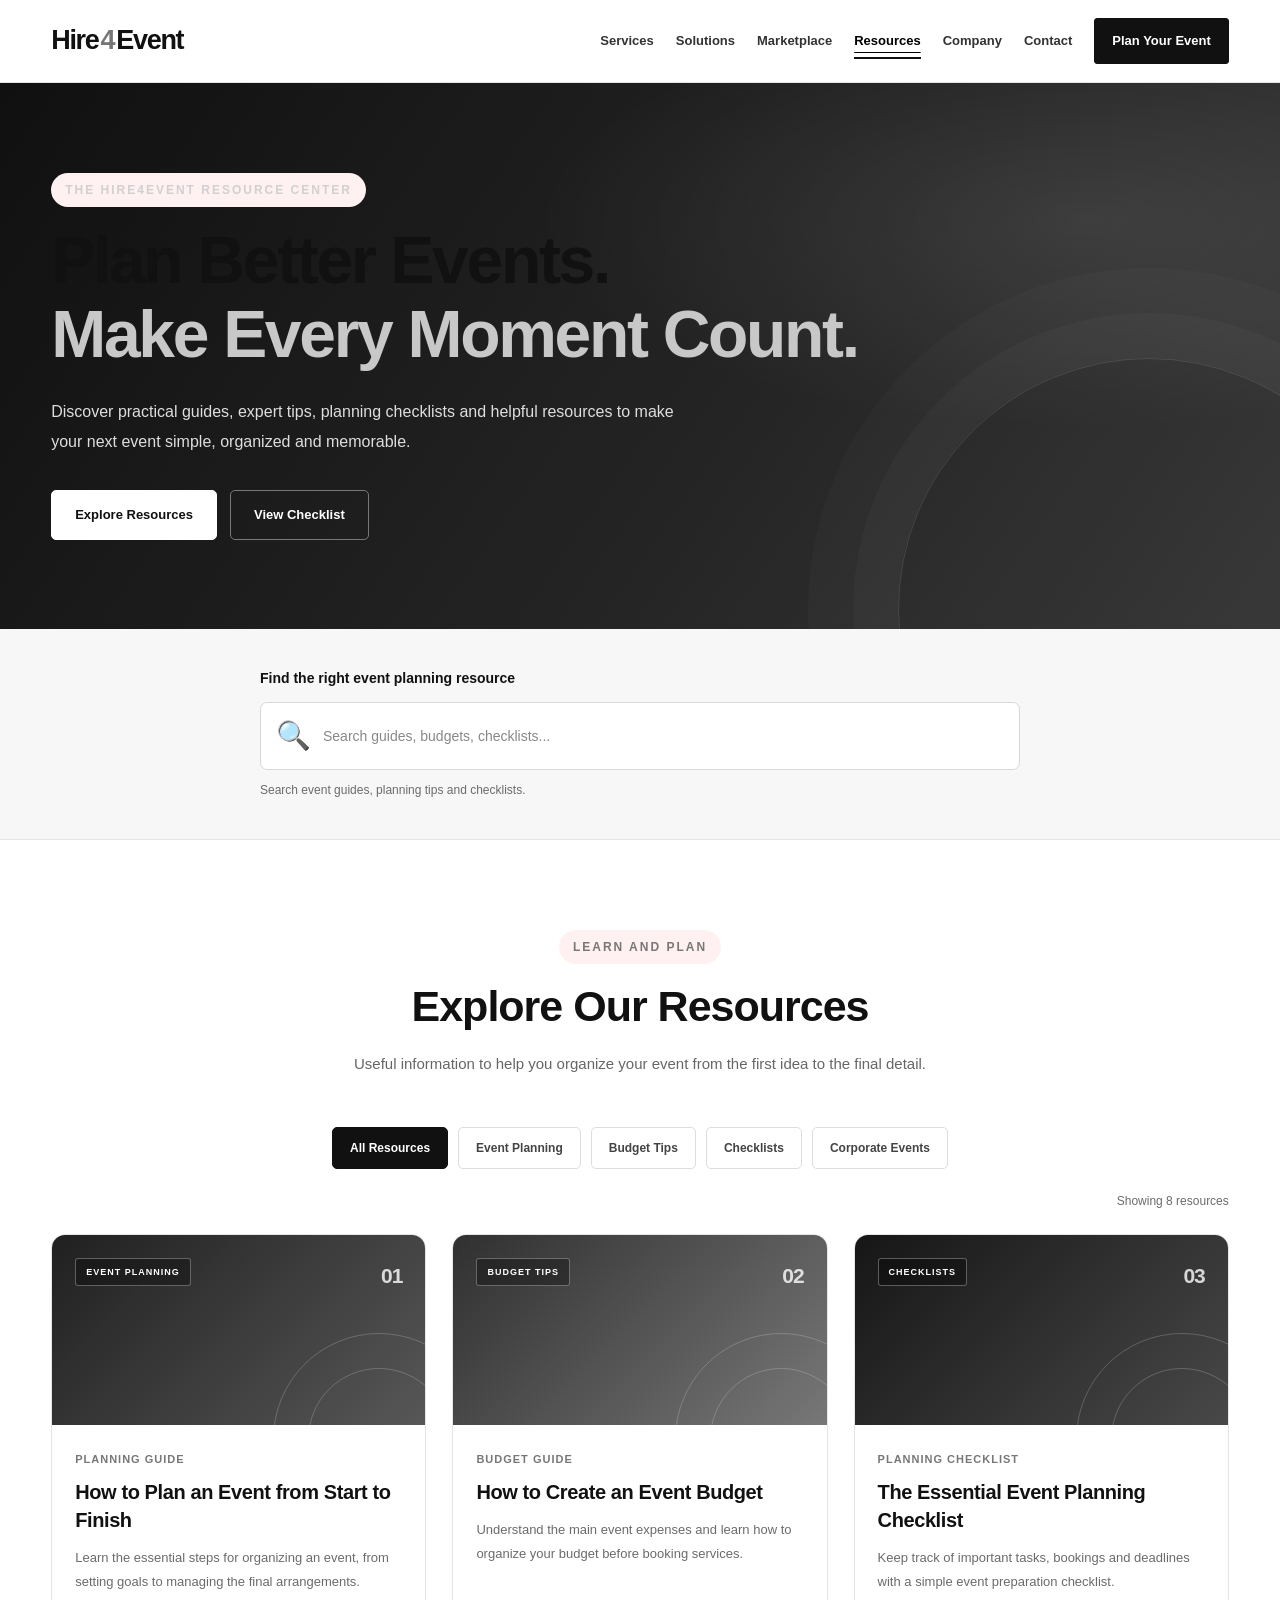
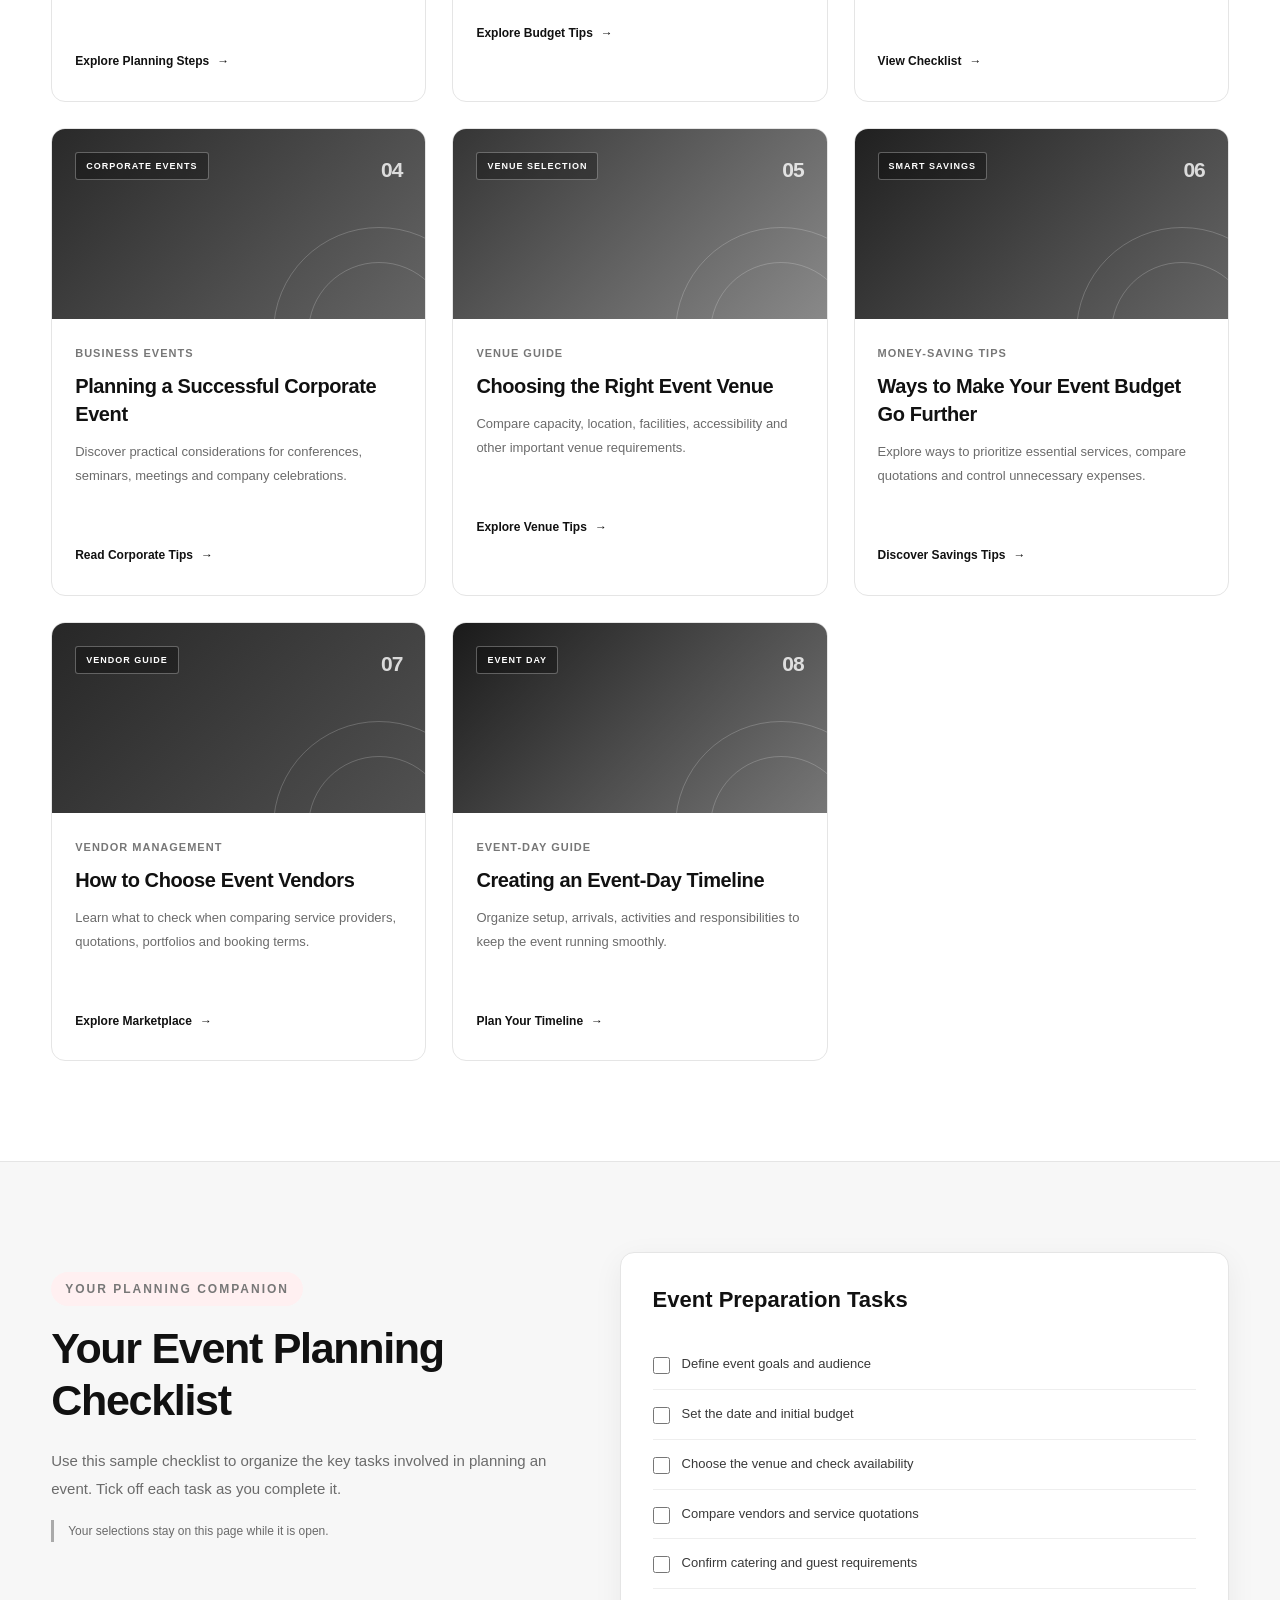
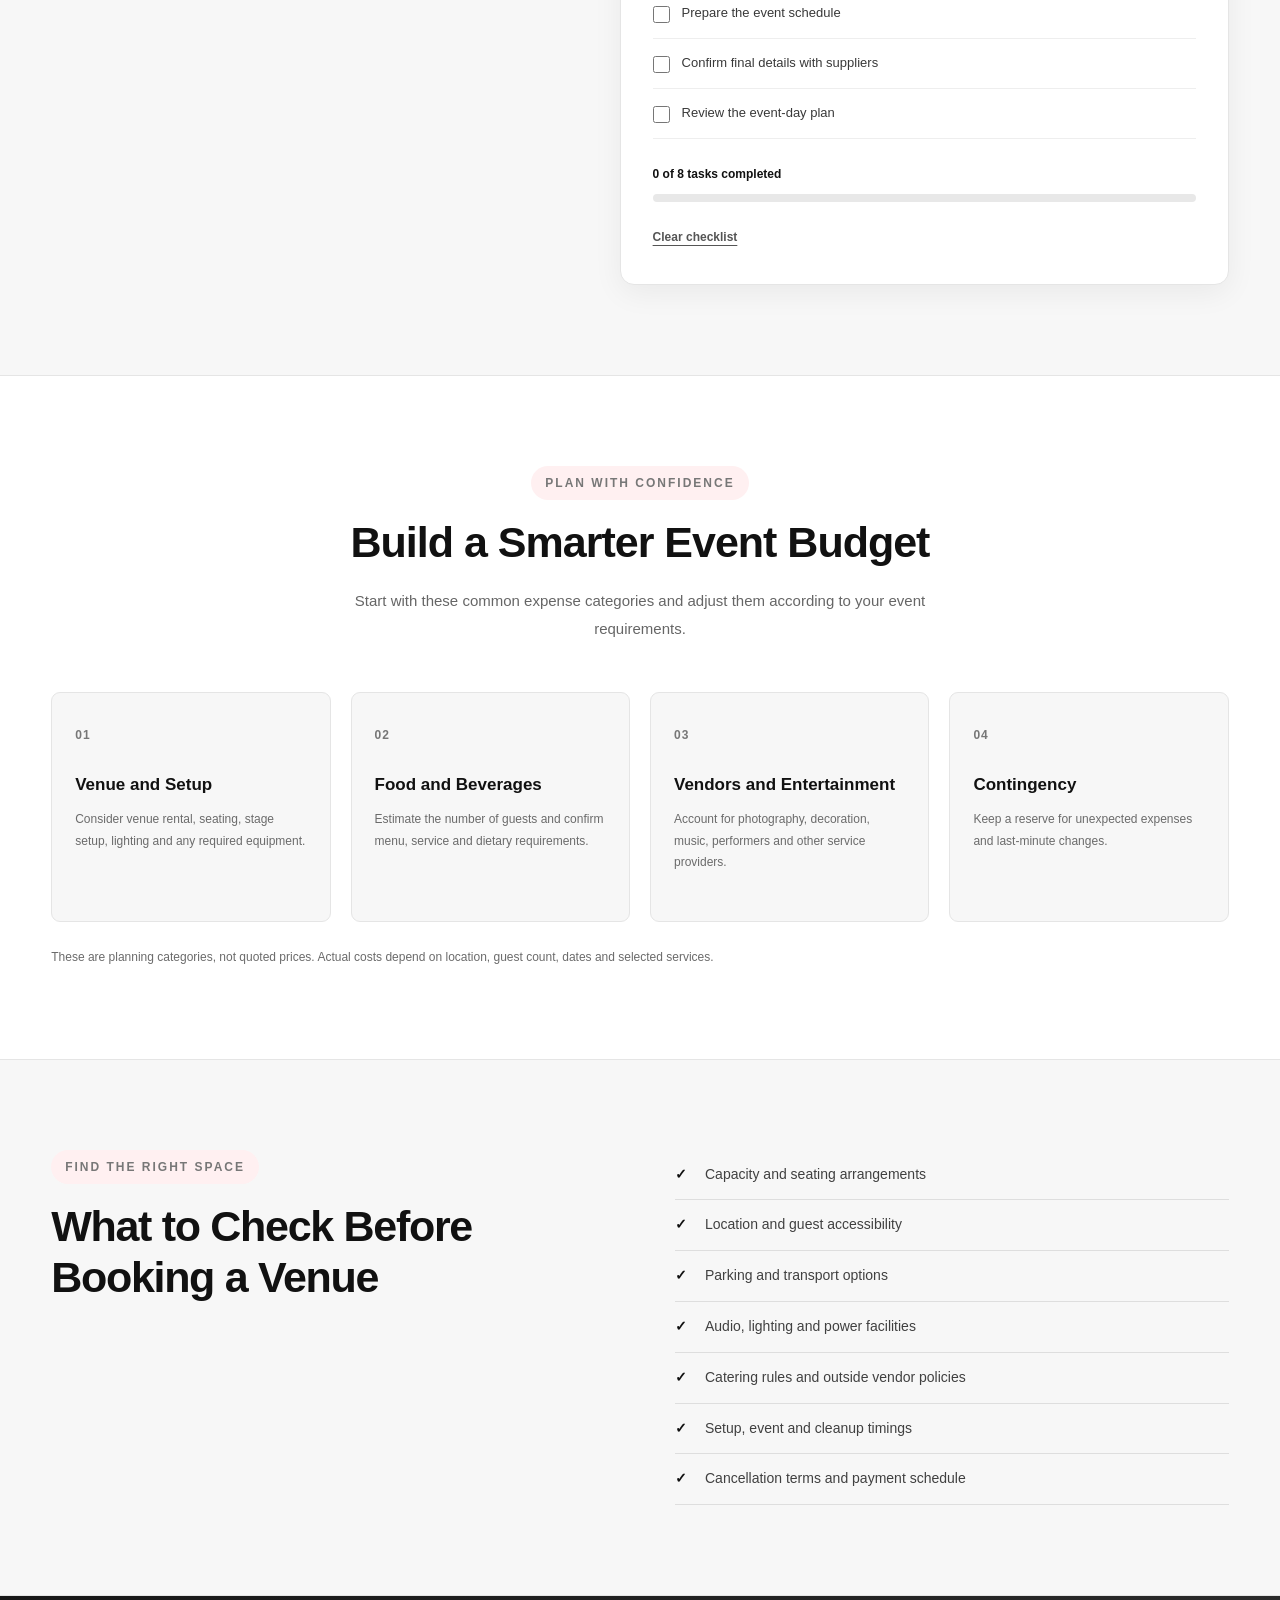
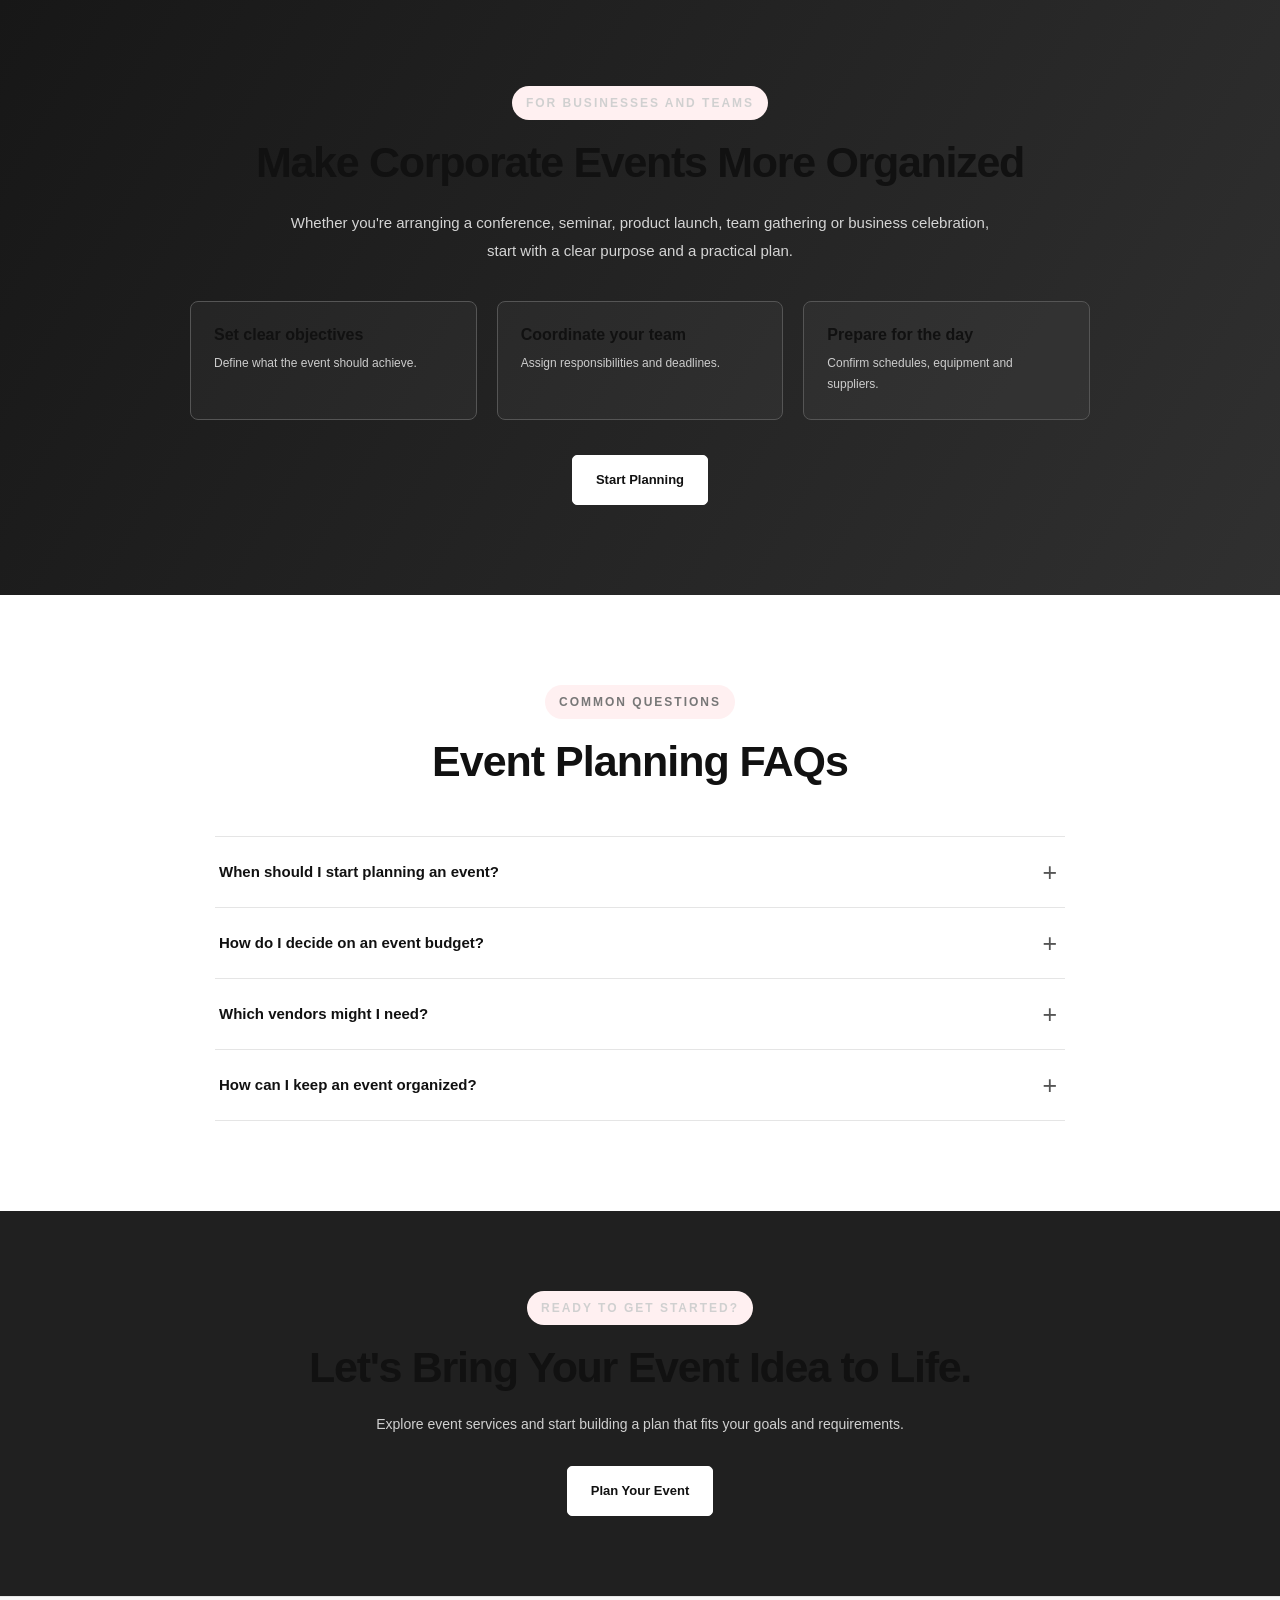
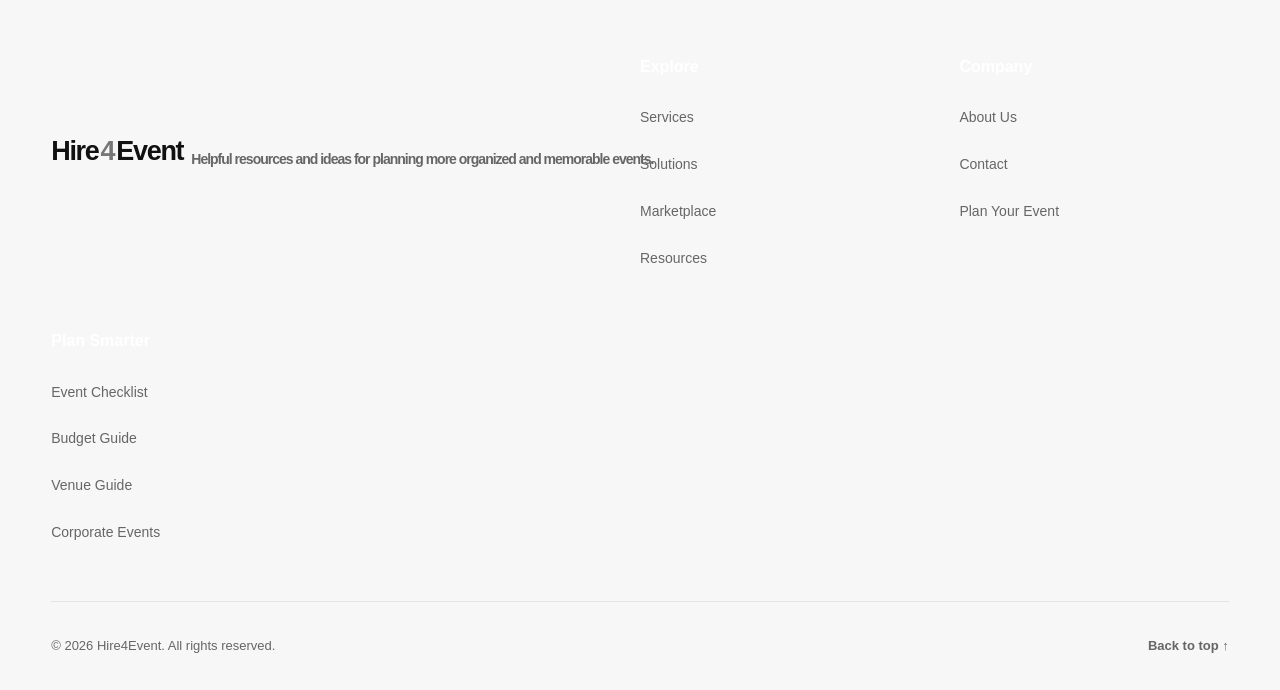
<file: resources.html>
<!DOCTYPE html>
<html lang="en">
<head>
    <meta charset="UTF-8">
    <meta name="viewport" content="width=device-width, initial-scale=1.0">

    <title>Event Planning Resources | Hire4Event</title>

    <meta
        name="description"
        content="Explore event planning guides, checklists, budget tips and expert resources to plan your next event with confidence."
    >

    <link rel="stylesheet" href="style.css">
</head>

<body>

    <!-- HEADER -->
    <header class="site-header">
        <div class="container navbar">

            <a href="index.html" class="logo" aria-label="Hire4Event home">
                Hire<span>4</span>Event
            </a>

            <button
                class="menu-toggle"
                id="menuToggle"
                type="button"
                aria-label="Open navigation menu"
                aria-controls="primaryNav"
                aria-expanded="false"
            >
                <span></span>
                <span></span>
                <span></span>
            </button>

            <nav class="nav-links" id="primaryNav" aria-label="Main navigation">
                <a href="services.html">Services</a>
                <a href="solutions.html">Solutions</a>
                <a href="marketplace.html">Marketplace</a>
                <a href="resources.html" class="active">Resources</a>
                <a href="about.html">Company</a>
                <a href="contact.html">Contact</a>
                <a href="plan_ your_ event.html" class="nav-cta">
                    Plan Your Event
                </a>
            </nav>

        </div>
    </header>

    <main>

        <!-- HERO SECTION -->
        <section class="resources-hero">
            <div class="container hero-content">

                <span class="eyebrow">THE HIRE4EVENT RESOURCE CENTER</span>

                <h1>
                    Plan Better Events.
                    <span>Make Every Moment Count.</span>
                </h1>

                <p>
                    Discover practical guides, expert tips, planning
                    checklists and helpful resources to make your next
                    event simple, organized and memorable.
                </p>

                <div class="hero-actions">
                    <a href="#featured-resources" class="btn btn-dark">
                        Explore Resources
                    </a>

                    <a href="#planning-checklist" class="btn btn-outline">
                        View Checklist
                    </a>
                </div>

            </div>
        </section>

        <!-- RESOURCE SEARCH -->
        <section class="resource-search-section">
            <div class="container">

                <div class="resource-search-box">
                    <label for="resourceSearch">
                        Find the right event planning resource
                    </label>

                    <div class="search-input-wrap">
                        <span class="search-icon" aria-hidden="true">
                            &#128269;
                        </span>

                        <input
                            type="search"
                            id="resourceSearch"
                            placeholder="Search guides, budgets, checklists..."
                            autocomplete="off"
                        >

                        <button
                            type="button"
                            id="clearSearch"
                            class="clear-search"
                            hidden
                        >
                            Clear
                        </button>
                    </div>

                    <p class="search-hint">
                        Search event guides, planning tips and checklists.
                    </p>
                </div>

            </div>
        </section>

        <!-- FEATURED RESOURCES -->
        <section class="resources-section" id="featured-resources">
            <div class="container">

                <div class="section-heading">
                    <span class="eyebrow">LEARN AND PLAN</span>
                    <h2>Explore Our Resources</h2>
                    <p>
                        Useful information to help you organize your event
                        from the first idea to the final detail.
                    </p>
                </div>

                <div class="resource-filters" aria-label="Filter resources">
                    <button
                        type="button"
                        class="resource-filter active"
                        data-category="all"
                        aria-pressed="true"
                    >
                        All Resources
                    </button>

                    <button
                        type="button"
                        class="resource-filter"
                        data-category="planning"
                        aria-pressed="false"
                    >
                        Event Planning
                    </button>

                    <button
                        type="button"
                        class="resource-filter"
                        data-category="budget"
                        aria-pressed="false"
                    >
                        Budget Tips
                    </button>

                    <button
                        type="button"
                        class="resource-filter"
                        data-category="checklist"
                        aria-pressed="false"
                    >
                        Checklists
                    </button>

                    <button
                        type="button"
                        class="resource-filter"
                        data-category="corporate"
                        aria-pressed="false"
                    >
                        Corporate Events
                    </button>
                </div>

                <p class="resource-count" id="resourceCount" aria-live="polite">
                    Showing 8 resources
                </p>

                <div class="resource-grid" id="resourceGrid">

                    <!-- RESOURCE 1 -->
                    <article
                        class="resource-card"
                        data-category="planning"
                        data-search="event planning beginner guide organize event timeline venue vendors"
                    >
                        <div class="resource-image image-planning">
                            <span class="resource-tag">EVENT PLANNING</span>
                            <span class="resource-symbol" aria-hidden="true">01</span>
                        </div>

                        <div class="resource-card-content">
                            <p class="resource-type">Planning Guide</p>

                            <h3>How to Plan an Event from Start to Finish</h3>

                            <p>
                                Learn the essential steps for organizing an
                                event, from setting goals to managing the
                                final arrangements.
                            </p>

                            <a href="#planning-checklist" class="resource-link">
                                Explore Planning Steps
                                <span aria-hidden="true">&rarr;</span>
                            </a>
                        </div>
                    </article>

                    <!-- RESOURCE 2 -->
                    <article
                        class="resource-card"
                        data-category="budget"
                        data-search="event budget planning costs expenses allocation budget saving money"
                    >
                        <div class="resource-image image-budget">
                            <span class="resource-tag">BUDGET TIPS</span>
                            <span class="resource-symbol" aria-hidden="true">02</span>
                        </div>

                        <div class="resource-card-content">
                            <p class="resource-type">Budget Guide</p>

                            <h3>How to Create an Event Budget</h3>

                            <p>
                                Understand the main event expenses and learn
                                how to organize your budget before booking
                                services.
                            </p>

                            <a href="#budget-guide" class="resource-link">
                                Explore Budget Tips
                                <span aria-hidden="true">&rarr;</span>
                            </a>
                        </div>
                    </article>

                    <!-- RESOURCE 3 -->
                    <article
                        class="resource-card"
                        data-category="checklist"
                        data-search="event checklist task list venue catering photography decoration schedule"
                    >
                        <div class="resource-image image-checklist">
                            <span class="resource-tag">CHECKLISTS</span>
                            <span class="resource-symbol" aria-hidden="true">03</span>
                        </div>

                        <div class="resource-card-content">
                            <p class="resource-type">Planning Checklist</p>

                            <h3>The Essential Event Planning Checklist</h3>

                            <p>
                                Keep track of important tasks, bookings and
                                deadlines with a simple event preparation
                                checklist.
                            </p>

                            <a href="#planning-checklist" class="resource-link">
                                View Checklist
                                <span aria-hidden="true">&rarr;</span>
                            </a>
                        </div>
                    </article>

                    <!-- RESOURCE 4 -->
                    <article
                        class="resource-card"
                        data-category="corporate"
                        data-search="corporate business conference seminar meeting company event planning"
                    >
                        <div class="resource-image image-corporate">
                            <span class="resource-tag">CORPORATE EVENTS</span>
                            <span class="resource-symbol" aria-hidden="true">04</span>
                        </div>

                        <div class="resource-card-content">
                            <p class="resource-type">Business Events</p>

                            <h3>Planning a Successful Corporate Event</h3>

                            <p>
                                Discover practical considerations for
                                conferences, seminars, meetings and
                                company celebrations.
                            </p>

                            <a href="#corporate-guide" class="resource-link">
                                Read Corporate Tips
                                <span aria-hidden="true">&rarr;</span>
                            </a>
                        </div>
                    </article>

                    <!-- RESOURCE 5 -->
                    <article
                        class="resource-card"
                        data-category="planning"
                        data-search="venue selection location capacity accessibility facilities event location"
                    >
                        <div class="resource-image image-venue">
                            <span class="resource-tag">VENUE SELECTION</span>
                            <span class="resource-symbol" aria-hidden="true">05</span>
                        </div>

                        <div class="resource-card-content">
                            <p class="resource-type">Venue Guide</p>

                            <h3>Choosing the Right Event Venue</h3>

                            <p>
                                Compare capacity, location, facilities,
                                accessibility and other important venue
                                requirements.
                            </p>

                            <a href="#venue-guide" class="resource-link">
                                Explore Venue Tips
                                <span aria-hidden="true">&rarr;</span>
                            </a>
                        </div>
                    </article>

                    <!-- RESOURCE 6 -->
                    <article
                        class="resource-card"
                        data-category="budget"
                        data-search="save money affordable vendors compare quotations event costs"
                    >
                        <div class="resource-image image-savings">
                            <span class="resource-tag">SMART SAVINGS</span>
                            <span class="resource-symbol" aria-hidden="true">06</span>
                        </div>

                        <div class="resource-card-content">
                            <p class="resource-type">Money-Saving Tips</p>

                            <h3>Ways to Make Your Event Budget Go Further</h3>

                            <p>
                                Explore ways to prioritize essential services,
                                compare quotations and control unnecessary
                                expenses.
                            </p>

                            <a href="#budget-guide" class="resource-link">
                                Discover Savings Tips
                                <span aria-hidden="true">&rarr;</span>
                            </a>
                        </div>
                    </article>

                    <!-- RESOURCE 7 -->
                    <article
                        class="resource-card"
                        data-category="planning"
                        data-search="event vendors photography catering decoration entertainment suppliers"
                    >
                        <div class="resource-image image-vendors">
                            <span class="resource-tag">VENDOR GUIDE</span>
                            <span class="resource-symbol" aria-hidden="true">07</span>
                        </div>

                        <div class="resource-card-content">
                            <p class="resource-type">Vendor Management</p>

                            <h3>How to Choose Event Vendors</h3>

                            <p>
                                Learn what to check when comparing service
                                providers, quotations, portfolios and
                                booking terms.
                            </p>

                            <a href="marketplace.html" class="resource-link">
                                Explore Marketplace
                                <span aria-hidden="true">&rarr;</span>
                            </a>
                        </div>
                    </article>

                    <!-- RESOURCE 8 -->
                    <article
                        class="resource-card"
                        data-category="checklist"
                        data-search="event day timeline schedule run sheet responsibilities coordination"
                    >
                        <div class="resource-image image-timeline">
                            <span class="resource-tag">EVENT DAY</span>
                            <span class="resource-symbol" aria-hidden="true">08</span>
                        </div>

                        <div class="resource-card-content">
                            <p class="resource-type">Event-Day Guide</p>

                            <h3>Creating an Event-Day Timeline</h3>

                            <p>
                                Organize setup, arrivals, activities and
                                responsibilities to keep the event running
                                smoothly.
                            </p>

                            <a href="#planning-checklist" class="resource-link">
                                Plan Your Timeline
                                <span aria-hidden="true">&rarr;</span>
                            </a>
                        </div>
                    </article>

                </div>

                <div class="no-resources" id="noResources" hidden>
                    <h3>No resources found</h3>
                    <p>
                        Try a different search term or select another category.
                    </p>

                    <button type="button" id="resetResources" class="btn btn-dark">
                        Reset Search
                    </button>
                </div>

            </div>
        </section>

        <!-- CHECKLIST SECTION -->
        <section class="detail-section checklist-section" id="planning-checklist">
            <div class="container detail-layout">

                <div class="detail-copy">
                    <span class="eyebrow">YOUR PLANNING COMPANION</span>

                    <h2>Your Event Planning Checklist</h2>

                    <p>
                        Use this sample checklist to organize the key tasks
                        involved in planning an event. Tick off each task as
                        you complete it.
                    </p>

                    <p class="checklist-note">
                        Your selections stay on this page while it is open.
                    </p>
                </div>

                <div class="checklist-panel">
                    <h3>Event Preparation Tasks</h3>

                    <label class="checklist-item">
                        <input type="checkbox">
                        <span>Define event goals and audience</span>
                    </label>

                    <label class="checklist-item">
                        <input type="checkbox">
                        <span>Set the date and initial budget</span>
                    </label>

                    <label class="checklist-item">
                        <input type="checkbox">
                        <span>Choose the venue and check availability</span>
                    </label>

                    <label class="checklist-item">
                        <input type="checkbox">
                        <span>Compare vendors and service quotations</span>
                    </label>

                    <label class="checklist-item">
                        <input type="checkbox">
                        <span>Confirm catering and guest requirements</span>
                    </label>

                    <label class="checklist-item">
                        <input type="checkbox">
                        <span>Prepare the event schedule</span>
                    </label>

                    <label class="checklist-item">
                        <input type="checkbox">
                        <span>Confirm final details with suppliers</span>
                    </label>

                    <label class="checklist-item">
                        <input type="checkbox">
                        <span>Review the event-day plan</span>
                    </label>

                    <div class="checklist-progress">
                        <span id="checklistProgressText">0 of 8 tasks completed</span>

                        <div
                            class="progress-track"
                            role="progressbar"
                            id="checklistProgress"
                            aria-label="Checklist completion"
                            aria-valuemin="0"
                            aria-valuemax="8"
                            aria-valuenow="0"
                        >
                            <div class="progress-fill" id="progressFill"></div>
                        </div>
                    </div>

                    <button type="button" id="clearChecklist" class="text-button">
                        Clear checklist
                    </button>
                </div>

            </div>
        </section>

        <!-- BUDGET GUIDE -->
        <section class="detail-section budget-section" id="budget-guide">
            <div class="container">

                <div class="section-heading">
                    <span class="eyebrow">PLAN WITH CONFIDENCE</span>
                    <h2>Build a Smarter Event Budget</h2>
                    <p>
                        Start with these common expense categories and adjust
                        them according to your event requirements.
                    </p>
                </div>

                <div class="budget-grid">

                    <div class="budget-card">
                        <span class="budget-number">01</span>
                        <h3>Venue and Setup</h3>
                        <p>
                            Consider venue rental, seating, stage setup,
                            lighting and any required equipment.
                        </p>
                    </div>

                    <div class="budget-card">
                        <span class="budget-number">02</span>
                        <h3>Food and Beverages</h3>
                        <p>
                            Estimate the number of guests and confirm menu,
                            service and dietary requirements.
                        </p>
                    </div>

                    <div class="budget-card">
                        <span class="budget-number">03</span>
                        <h3>Vendors and Entertainment</h3>
                        <p>
                            Account for photography, decoration, music,
                            performers and other service providers.
                        </p>
                    </div>

                    <div class="budget-card">
                        <span class="budget-number">04</span>
                        <h3>Contingency</h3>
                        <p>
                            Keep a reserve for unexpected expenses and
                            last-minute changes.
                        </p>
                    </div>

                </div>

                <p class="budget-disclaimer">
                    These are planning categories, not quoted prices.
                    Actual costs depend on location, guest count, dates
                    and selected services.
                </p>

            </div>
        </section>

        <!-- VENUE GUIDE -->
        <section class="detail-section venue-section" id="venue-guide">
            <div class="container venue-content">

                <div>
                    <span class="eyebrow">FIND THE RIGHT SPACE</span>
                    <h2>What to Check Before Booking a Venue</h2>
                </div>

                <ul class="venue-list">
                    <li>Capacity and seating arrangements</li>
                    <li>Location and guest accessibility</li>
                    <li>Parking and transport options</li>
                    <li>Audio, lighting and power facilities</li>
                    <li>Catering rules and outside vendor policies</li>
                    <li>Setup, event and cleanup timings</li>
                    <li>Cancellation terms and payment schedule</li>
                </ul>

            </div>
        </section>

        <!-- CORPORATE GUIDE -->
        <section class="detail-section corporate-section" id="corporate-guide">
            <div class="container corporate-content">

                <span class="eyebrow">FOR BUSINESSES AND TEAMS</span>

                <h2>Make Corporate Events More Organized</h2>

                <p>
                    Whether you're arranging a conference, seminar,
                    product launch, team gathering or business celebration,
                    start with a clear purpose and a practical plan.
                </p>

                <div class="corporate-points">
                    <div>
                        <h3>Set clear objectives</h3>
                        <p>Define what the event should achieve.</p>
                    </div>

                    <div>
                        <h3>Coordinate your team</h3>
                        <p>Assign responsibilities and deadlines.</p>
                    </div>

                    <div>
                        <h3>Prepare for the day</h3>
                        <p>Confirm schedules, equipment and suppliers.</p>
                    </div>
                </div>

                <a href="plan_ your_ event.html" class="btn btn-light">
                    Start Planning
                </a>

            </div>
        </section>

        <!-- FAQ SECTION -->
        <section class="faq-section">
            <div class="container">

                <div class="section-heading">
                    <span class="eyebrow">COMMON QUESTIONS</span>
                    <h2>Event Planning FAQs</h2>
                </div>

                <div class="faq-list">

                    <details class="faq-item">
                        <summary>When should I start planning an event?</summary>
                        <p>
                            It depends on the size and complexity of your event.
                            Larger events may require several months of planning,
                            while smaller gatherings can need less time. Book
                            important services as early as practical.
                        </p>
                    </details>

                    <details class="faq-item">
                        <summary>How do I decide on an event budget?</summary>
                        <p>
                            Begin with your priorities, estimated guest count
                            and available funds. List expected expenses and
                            keep some money aside for unexpected costs.
                        </p>
                    </details>

                    <details class="faq-item">
                        <summary>Which vendors might I need?</summary>
                        <p>
                            Depending on the event, you may need a venue,
                            caterer, photographer, decorator, sound and lighting
                            team, entertainer or event planner.
                        </p>
                    </details>

                    <details class="faq-item">
                        <summary>How can I keep an event organized?</summary>
                        <p>
                            Maintain a checklist, confirm bookings in writing,
                            assign responsibilities and share a clear schedule
                            with everyone involved.
                        </p>
                    </details>

                </div>

            </div>
        </section>

        <!-- CALL TO ACTION -->
        <section class="resources-cta">
            <div class="container cta-content">

                <span class="eyebrow">READY TO GET STARTED?</span>

                <h2>Let's Bring Your Event Idea to Life.</h2>

                <p>
                    Explore event services and start building a plan
                    that fits your goals and requirements.
                </p>

                <a href="plan_ your_ event.html" class="btn btn-light">
                    Plan Your Event
                </a>

            </div>
        </section>

    </main>

    <!-- FOOTER -->
    <footer class="site-footer">
        <div class="container footer-grid">

            <div class="footer-brand">
                <a href="index.html" class="logo footer-logo">
                    Hire<span>4</span>Event
                </a>

                <p>
                    Helpful resources and ideas for planning more
                    organized and memorable events.
                </p>
            </div>

            <div class="footer-column">
                <h3>Explore</h3>
                <a href="services.html">Services</a>
                <a href="solutions.html">Solutions</a>
                <a href="marketplace.html">Marketplace</a>
                <a href="resources.html">Resources</a>
            </div>

            <div class="footer-column">
                <h3>Company</h3>
                <a href="about.html">About Us</a>
                <a href="contact.html">Contact</a>
                <a href="plan_ your_ event.html">Plan Your Event</a>
            </div>

            <div class="footer-column">
                <h3>Plan Smarter</h3>
                <a href="#planning-checklist">Event Checklist</a>
                <a href="#budget-guide">Budget Guide</a>
                <a href="#venue-guide">Venue Guide</a>
                <a href="#corporate-guide">Corporate Events</a>
            </div>

        </div>

        <div class="container footer-bottom">
            <p>
                &copy; <span id="currentYear"></span> Hire4Event.
                All rights reserved.
            </p>

            <a href="#top" id="backToTop">Back to top &uarr;</a>
        </div>
    </footer>

    <script src="script.js"></script>

</body>
</html>
</file>
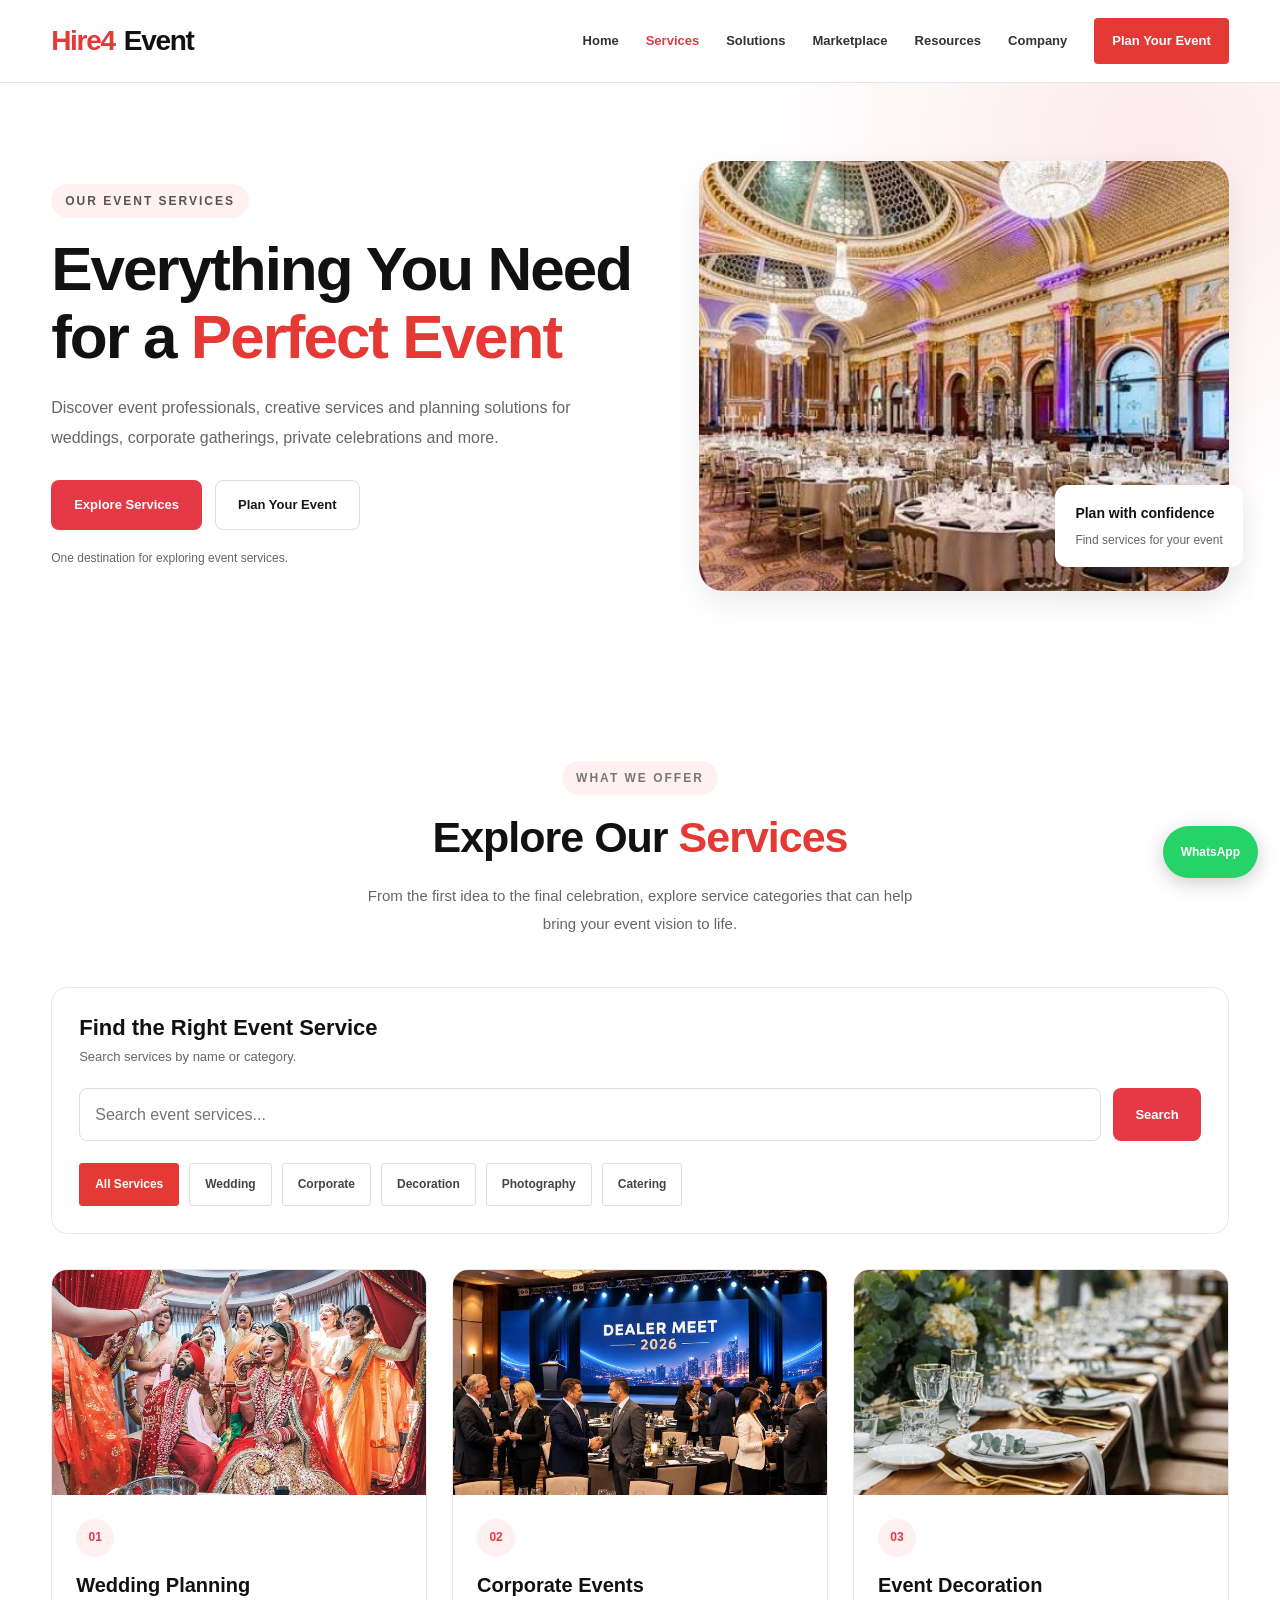
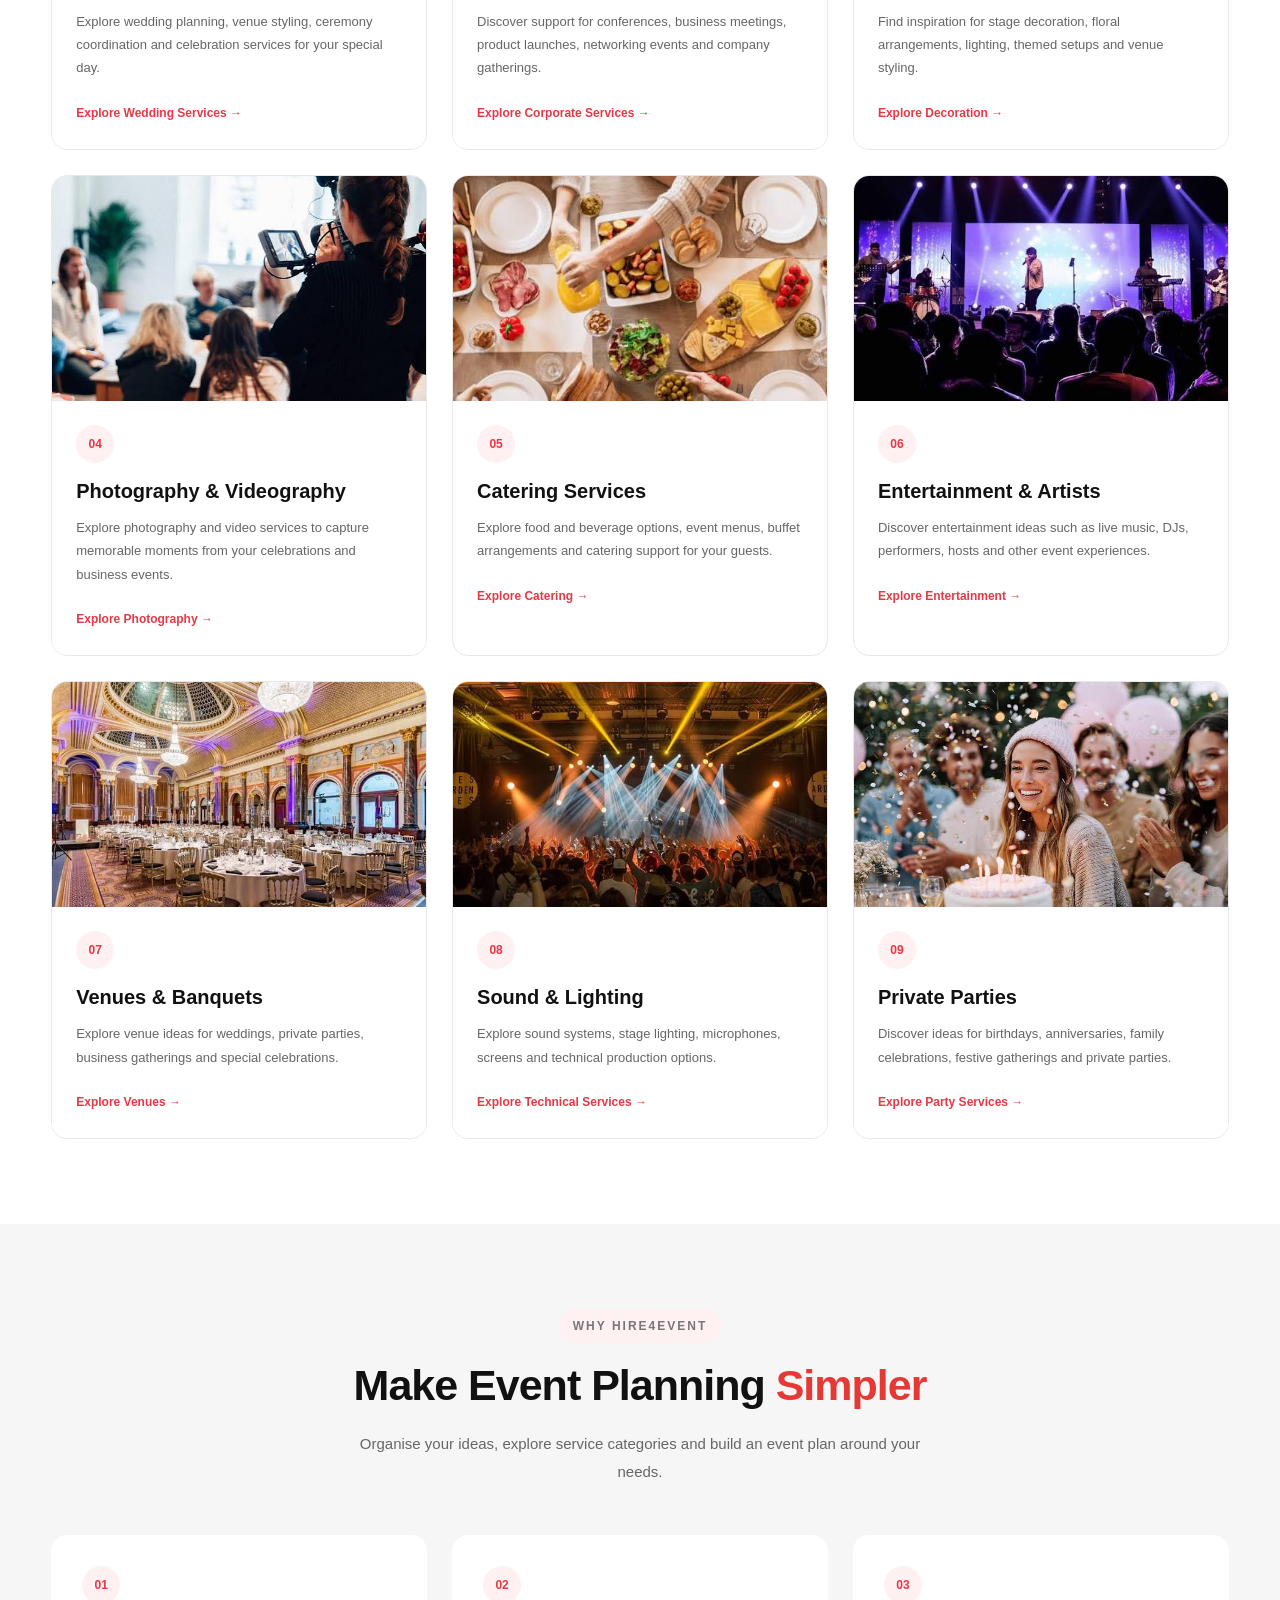
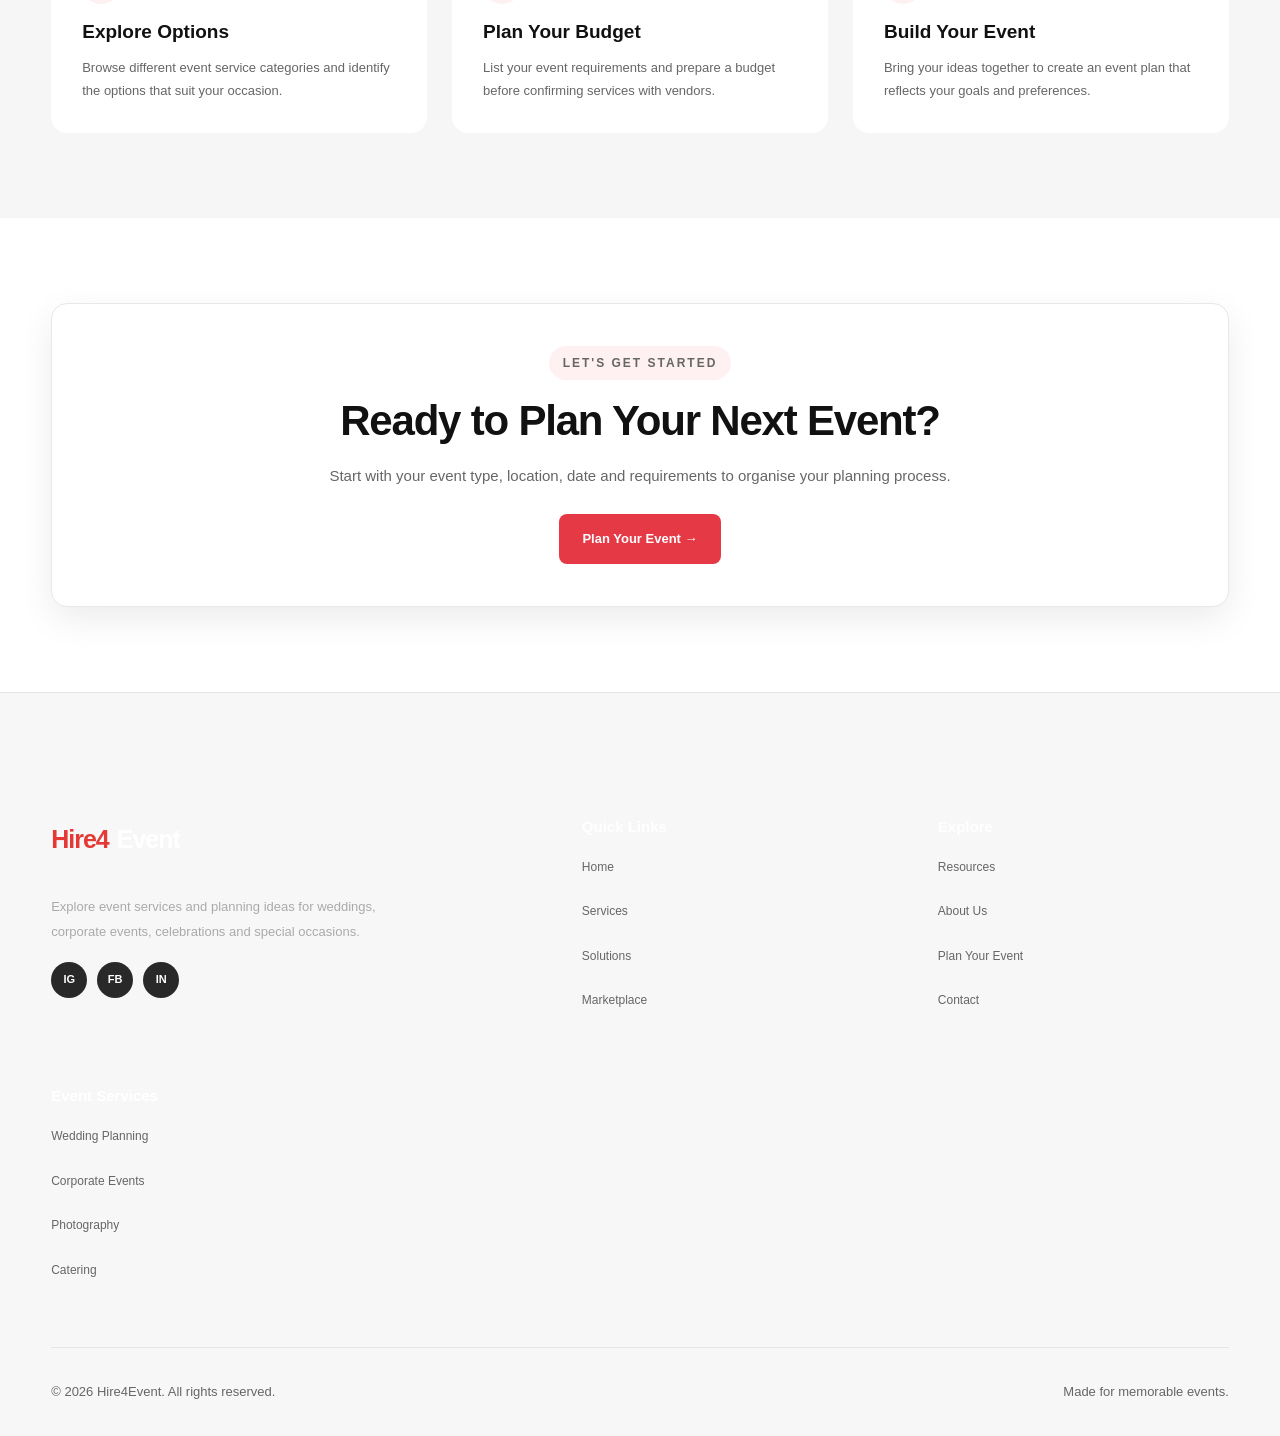
<file: services.html>
<!DOCTYPE html>
<html lang="en">
<head>
    <meta charset="UTF-8">
    <meta name="viewport" content="width=device-width, initial-scale=1.0">

    <title>Event Services | Hire4Event</title>

    <meta name="description"
        content="Explore event planning services including wedding planning, corporate events, entertainment, photography, catering and decoration.">

    <link rel="stylesheet" href="style.css">
</head>

<body>

    <!-- HEADER -->
    <header class="site-header">
        <div class="container header-inner">

            <a href="index.html" class="brand" aria-label="Hire4Event Home">
                <span class="red">Hire4</span>Event
            </a>

            <button
                class="menu-toggle"
                type="button"
                aria-label="Toggle navigation"
                aria-expanded="false"
                aria-controls="primary-navigation">

                <span></span>
                <span></span>
                <span></span>
            </button>

            <nav class="primary-nav" id="primary-navigation">
                <a href="index.html">Home</a>
                <a href="services.html" aria-current="page">Services</a>
                <a href="solutions.html">Solutions</a>
                <a href="marketplace.html">Marketplace</a>
                <a href="resources.html">Resources</a>
                <a href="about.html">Company</a>
                <a href="plan_ your_ event.html" class="nav-plan">
                    Plan Your Event
                </a>
            </nav>

        </div>
    </header>


    <!-- HERO SECTION -->
    <main>

        <section class="hero">
            <div class="container hero-grid">

                <div class="hero-copy">

                    <span class="eyebrow">
                        OUR EVENT SERVICES
                    </span>

                    <h1>
                        Everything You Need
                        for a <span class="red">Perfect Event</span>
                    </h1>

                    <p class="hero-intro">
                        Discover event professionals, creative services
                        and planning solutions for weddings, corporate
                        gatherings, private celebrations and more.
                    </p>

                    <div class="hero-actions">
                        <a href="#all-services" class="button button-dark">
                            Explore Services
                        </a>

                        <a href="plan_ your_ event.html"
                            class="button button-light">
                            Plan Your Event
                        </a>
                    </div>

                    <p class="hero-note">
                        One destination for exploring event services.
                    </p>

                </div>

                <div class="hero-visual">
                    <img
                        src="images.venus.jpg"
                        alt="Beautifully arranged event venue">

                    <div class="visual-tag">
                        Plan with confidence
                        <span>Find services for your event</span>
                    </div>
                </div>

            </div>
        </section>


        <!-- SERVICES INTRODUCTION -->
        <section class="section">
            <div class="container">

                <div class="section-heading">
                    <span class="eyebrow">WHAT WE OFFER</span>

                    <h2>
                        Explore Our <span class="red">Services</span>
                    </h2>

                    <p class="section-intro">
                        From the first idea to the final celebration,
                        explore service categories that can help bring
                        your event vision to life.
                    </p>
                </div>


                <!-- SEARCH AND FILTER -->
                <div class="search-panel" id="all-services">

                    <div class="search-heading">
                        <h3>Find the Right Event Service</h3>
                        <p>Search services by name or category.</p>
                    </div>

                    <div class="search-controls">
                        <input
                            type="search"
                            id="service-search"
                            placeholder="Search event services..."
                            aria-label="Search event services">

                        <button
                            type="button"
                            id="search-button"
                            class="button button-dark">
                            Search
                        </button>
                    </div>

                    <div class="filter-tabs" aria-label="Filter services">

                        <button
                            class="filter-tab is-active"
                            type="button"
                            data-category="all"
                            aria-pressed="true">
                            All Services
                        </button>

                        <button
                            class="filter-tab"
                            type="button"
                            data-category="wedding"
                            aria-pressed="false">
                            Wedding
                        </button>

                        <button
                            class="filter-tab"
                            type="button"
                            data-category="corporate"
                            aria-pressed="false">
                            Corporate
                        </button>

                        <button
                            class="filter-tab"
                            type="button"
                            data-category="decoration"
                            aria-pressed="false">
                            Decoration
                        </button>

                        <button
                            class="filter-tab"
                            type="button"
                            data-category="photography"
                            aria-pressed="false">
                            Photography
                        </button>

                        <button
                            class="filter-tab"
                            type="button"
                            data-category="catering"
                            aria-pressed="false">
                            Catering
                        </button>

                    </div>
                </div>


                <!-- SERVICE CARDS -->
                <div class="service-grid">

                    <!-- WEDDING -->
                    <article class="service-card" data-category="wedding">

                        <img
                            src="images.weding.jpg"
                            alt="Wedding ceremony decoration"
                            loading="lazy">

                        <div class="card-body">
                            <span class="card-number">01</span>

                            <h3>Wedding Planning</h3>

                            <p>
                                Explore wedding planning, venue styling,
                                ceremony coordination and celebration
                                services for your special day.
                            </p>

                            <a href="plan_ your_ event.html">
                                Explore Wedding Services →
                            </a>
                        </div>

                    </article>


                    <!-- CORPORATE -->
                    <article class="service-card" data-category="corporate">

                        <img
                            src="images.coop.jpg"
                            alt="Corporate event gathering"
                            loading="lazy">

                        <div class="card-body">
                            <span class="card-number">02</span>

                            <h3>Corporate Events</h3>

                            <p>
                                Discover support for conferences,
                                business meetings, product launches,
                                networking events and company gatherings.
                            </p>

                            <a href="plan_ your_ event.html">
                                Explore Corporate Services →
                            </a>
                        </div>

                    </article>


                    <!-- DECORATION -->
                    <article class="service-card" data-category="decoration">

                        <img
                            src="images.decoration.jpg"
                            alt="Elegant event table decoration"
                            loading="lazy">

                        <div class="card-body">
                            <span class="card-number">03</span>

                            <h3>Event Decoration</h3>

                            <p>
                                Find inspiration for stage decoration,
                                floral arrangements, lighting, themed
                                setups and venue styling.
                            </p>

                            <a href="plan_ your_ event.html">
                                Explore Decoration →
                            </a>
                        </div>

                    </article>


                    <!-- PHOTOGRAPHY -->
                    <article class="service-card" data-category="photography">

                        <img
                            src="images.photo.jpg"
                            alt="Photographer capturing an event"
                            loading="lazy">

                        <div class="card-body">
                            <span class="card-number">04</span>

                            <h3>Photography & Videography</h3>

                            <p>
                                Explore photography and video services
                                to capture memorable moments from your
                                celebrations and business events.
                            </p>

                            <a href="plan_ your_ event.html">
                                Explore Photography →
                            </a>
                        </div>

                    </article>


                    <!-- CATERING -->
                    <article class="service-card" data-category="catering">

                        <img
                            src="images.food.jpg"
                            alt="Food prepared for event catering"
                            loading="lazy">

                        <div class="card-body">
                            <span class="card-number">05</span>

                            <h3>Catering Services</h3>

                            <p>
                                Explore food and beverage options,
                                event menus, buffet arrangements and
                                catering support for your guests.
                            </p>

                            <a href="plan_ your_ event.html">
                                Explore Catering →
                            </a>
                        </div>

                    </article>


                    <!-- ENTERTAINMENT -->
                    <article class="service-card" data-category="entertainment">

                        <img
                            src="images.live.jpg"
                            alt="Live entertainment at an event"
                            loading="lazy">

                        <div class="card-body">
                            <span class="card-number">06</span>

                            <h3>Entertainment & Artists</h3>

                            <p>
                                Discover entertainment ideas such as
                                live music, DJs, performers, hosts and
                                other event experiences.
                            </p>

                            <a href="plan_ your_ event.html">
                                Explore Entertainment →
                            </a>
                        </div>

                    </article>


                    <!-- VENUES -->
                    <article class="service-card" data-category="venue">

                        <img
                            src="images.venus.jpg"
                            alt="Event venue arranged for guests"
                            loading="lazy">

                        <div class="card-body">
                            <span class="card-number">07</span>

                            <h3>Venues & Banquets</h3>

                            <p>
                                Explore venue ideas for weddings,
                                private parties, business gatherings
                                and special celebrations.
                            </p>

                            <a href="plan_ your_ event.html">
                                Explore Venues →
                            </a>
                        </div>

                    </article>


                    <!-- SOUND AND LIGHT -->
                    <article class="service-card" data-category="sound">

                        <img
                            src="images.lighiting.jpg"
                            alt="Stage lighting and sound at an event"
                            loading="lazy">

                        <div class="card-body">
                            <span class="card-number">08</span>

                            <h3>Sound & Lighting</h3>

                            <p>
                                Explore sound systems, stage lighting,
                                microphones, screens and technical
                                production options.
                            </p>

                            <a href="plan_ your_ event.html">
                                Explore Technical Services →
                            </a>
                        </div>

                    </article>


                    <!-- PRIVATE PARTIES -->
                    <article class="service-card" data-category="party">

                        <img
                            src="images.birthday.jpg"
                            alt="Festive birthday celebration"
                            loading="lazy">

                        <div class="card-body">
                            <span class="card-number">09</span>

                            <h3>Private Parties</h3>

                            <p>
                                Discover ideas for birthdays,
                                anniversaries, family celebrations,
                                festive gatherings and private parties.
                            </p>

                            <a href="plan_ your_ event.html">
                                Explore Party Services →
                            </a>
                        </div>

                    </article>

                </div>

            </div>
        </section>


        <!-- WHY CHOOSE US -->
        <section class="section section-soft">
            <div class="container">

                <div class="section-heading">
                    <span class="eyebrow">WHY HIRE4EVENT</span>

                    <h2>
                        Make Event Planning <span class="red">Simpler</span>
                    </h2>

                    <p class="section-intro">
                        Organise your ideas, explore service categories
                        and build an event plan around your needs.
                    </p>
                </div>

                <div class="service-grid">

                    <article class="service-card">
                        <div class="card-body">
                            <span class="card-number">01</span>
                            <h3>Explore Options</h3>
                            <p>
                                Browse different event service categories
                                and identify the options that suit your
                                occasion.
                            </p>
                        </div>
                    </article>

                    <article class="service-card">
                        <div class="card-body">
                            <span class="card-number">02</span>
                            <h3>Plan Your Budget</h3>
                            <p>
                                List your event requirements and
                                prepare a budget before confirming
                                services with vendors.
                            </p>
                        </div>
                    </article>

                    <article class="service-card">
                        <div class="card-body">
                            <span class="card-number">03</span>
                            <h3>Build Your Event</h3>
                            <p>
                                Bring your ideas together to create
                                an event plan that reflects your
                                goals and preferences.
                            </p>
                        </div>
                    </article>

                </div>

            </div>
        </section>


        <!-- CALL TO ACTION -->
        <section class="section">
            <div class="container">

                <div class="testimonial-card">
                    <span class="eyebrow">LET'S GET STARTED</span>

                    <h2>
                        Ready to Plan Your Next Event?
                    </h2>

                    <p>
                        Start with your event type, location,
                        date and requirements to organise your
                        planning process.
                    </p>

                    <a href="plan_ your_ event.html"
                        class="button button-dark">
                        Plan Your Event →
                    </a>
                </div>

            </div>
        </section>

    </main>


    <!-- FOOTER -->
    <footer class="site-footer">

        <div class="container footer-main">

            <div class="footer-about">

                <a href="index.html" class="footer-brand">
                    <span class="red">Hire4</span>Event
                </a>

                <p>
                    Explore event services and planning ideas
                    for weddings, corporate events, celebrations
                    and special occasions.
                </p>

                <div class="social-links">
                    <a href="https://www.instagram.com/"
                        target="_blank"
                        rel="noopener noreferrer"
                        aria-label="Instagram">IG</a>

                    <a href="https://www.facebook.com/"
                        target="_blank"
                        rel="noopener noreferrer"
                        aria-label="Facebook">FB</a>

                    <a href="https://www.linkedin.com/"
                        target="_blank"
                        rel="noopener noreferrer"
                        aria-label="LinkedIn">IN</a>
                </div>

            </div>


            <div class="footer-column">
                <h3>Quick Links</h3>
                <a href="index.html">Home</a>
                <a href="services.html">Services</a>
                <a href="solutions.html">Solutions</a>
                <a href="marketplace.html">Marketplace</a>
            </div>


            <div class="footer-column">
                <h3>Explore</h3>
                <a href="resources.html">Resources</a>
                <a href="about.html">About Us</a>
                <a href="plan_ your_ event.html">Plan Your Event</a>
                <a href="contact.html">Contact</a>
            </div>


            <div class="footer-column">
                <h3>Event Services</h3>
                <a href="#all-services">Wedding Planning</a>
                <a href="#all-services">Corporate Events</a>
                <a href="#all-services">Photography</a>
                <a href="#all-services">Catering</a>
            </div>

        </div>


        <div class="container footer-bottom">
            <p>
                © <span id="current-year"></span> Hire4Event.
                All rights reserved.
            </p>

            <p>Made for memorable events.</p>
        </div>

    </footer>


    <!-- WHATSAPP BUTTON -->
    <a
        href="https://wa.me/"
        class="whatsapp-float"
        target="_blank"
        rel="noopener noreferrer"
        aria-label="Contact on WhatsApp">

        WhatsApp
    </a>


    <!-- JAVASCRIPT -->
    <script src="script.js"></script>

</body>
</html>
</file>
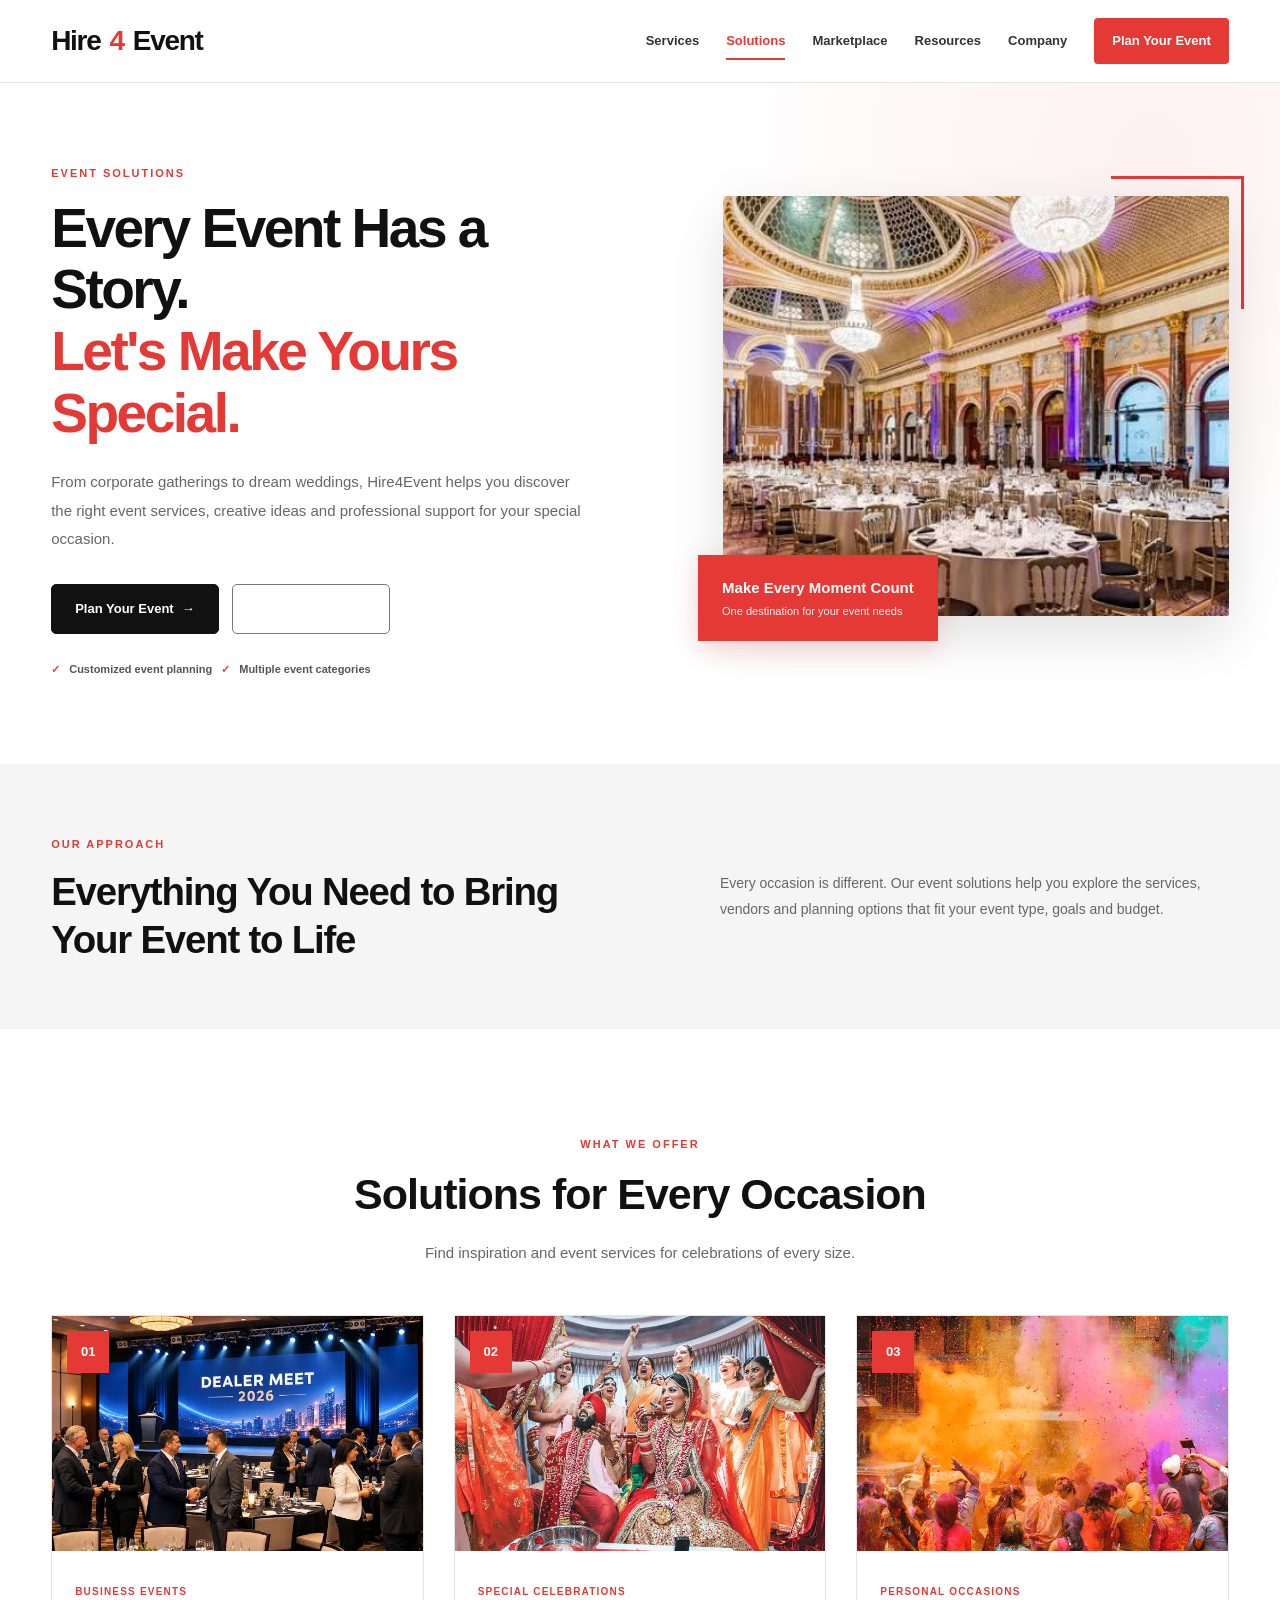
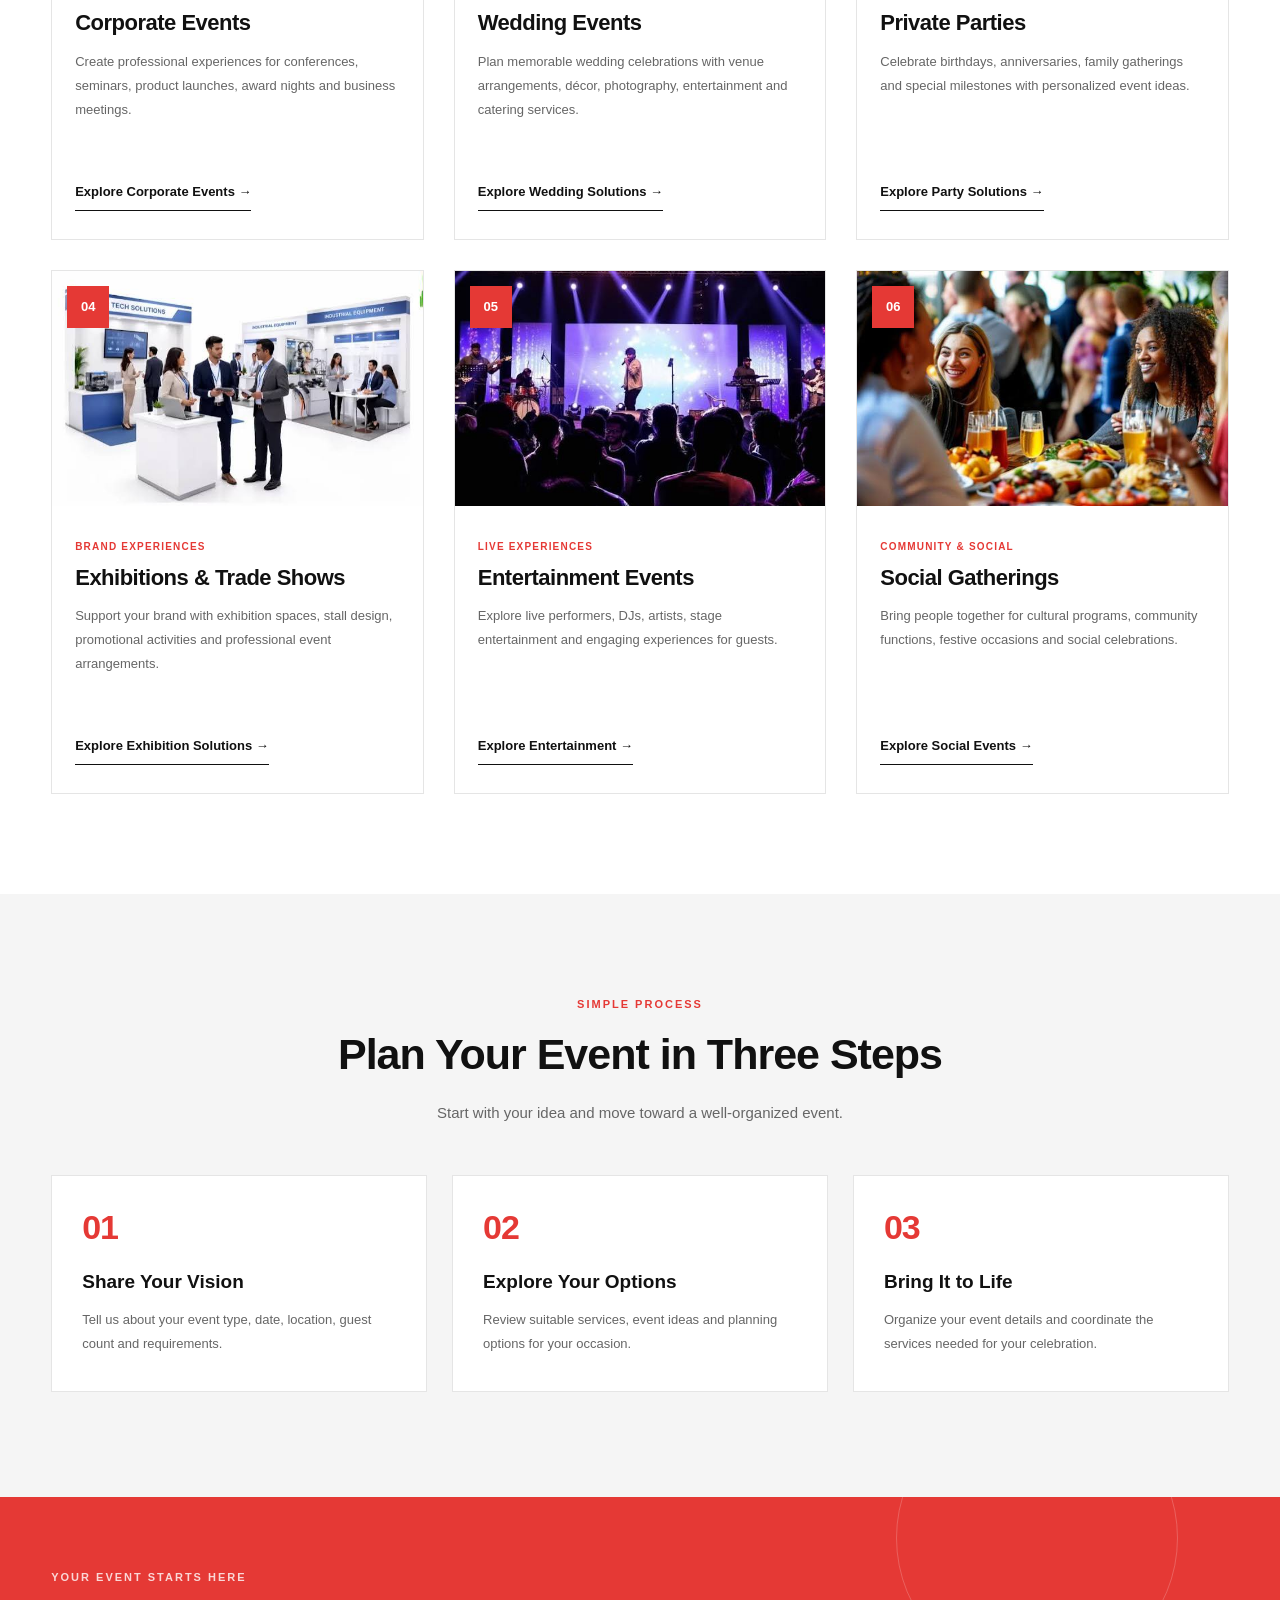
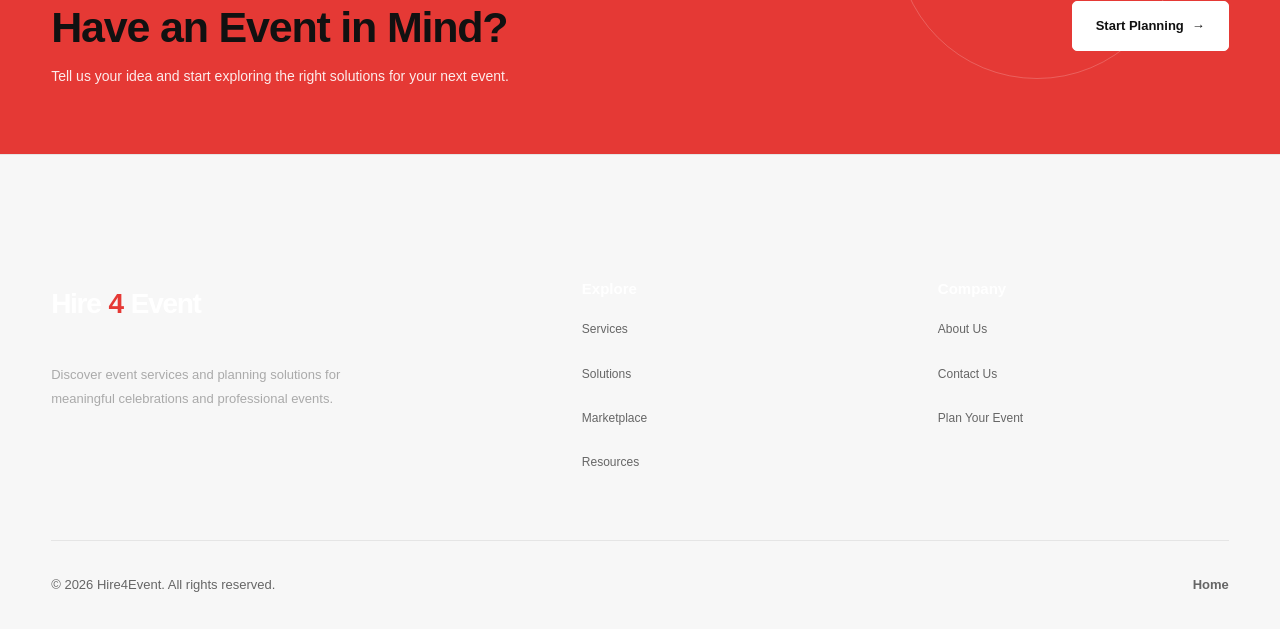
<file: solutions.html>
<!DOCTYPE html>
<html lang="en">
<head>
  <meta charset="UTF-8">
  <meta name="viewport" content="width=device-width, initial-scale=1.0">

  <title>Event Solutions | Hire4Event</title>

  <meta name="description"
        content="Discover event planning solutions for corporate events, weddings, private parties, exhibitions and special occasions with Hire4Event.">

  <link rel="stylesheet" href="style.css">
</head>

<body>

  <!-- HEADER -->
  <header class="site-header">
    <div class="container header-inner">

      <a href="index.html" class="brand">
        Hire<span class="red">4</span>Event
      </a>

      <button
        class="menu-toggle"
        id="menuToggle"
        type="button"
        aria-label="Open navigation menu"
        aria-expanded="false"
        aria-controls="primaryNav">
        ☰
      </button>

      <nav class="primary-nav" id="primaryNav">
        <a href="services.html">Services</a>
        <a href="solutions.html" class="active">Solutions</a>
        <a href="marketplace.html">Marketplace</a>
        <a href="resources.html">Resources</a>
        <a href="company.html">Company</a>
        <a href="plan_ your_ event.html" class="nav-plan">
          Plan Your Event
        </a>
      </nav>

    </div>
  </header>


  <main>

    <!-- HERO SECTION -->
    <section class="solutions-hero">
      <div class="container solutions-hero-grid">

        <div class="solutions-hero-content">
          <span class="section-label">
            EVENT SOLUTIONS
          </span>

          <h1>
            Every Event Has a Story.
            <span>Let's Make Yours Special.</span>
          </h1>

          <p>
            From corporate gatherings to dream weddings, Hire4Event
            helps you discover the right event services, creative
            ideas and professional support for your special occasion.
          </p>

          <div class="solutions-actions">
            <a href="plan_ your_ event.html" class="btn btn-dark">
              Plan Your Event <span>→</span>
            </a>

            <a href="#event-solutions" class="btn btn-outline">
              Explore Solutions
            </a>
          </div>

          <div class="hero-trust">
            <span>✓</span> Customized event planning
            <span>✓</span> Multiple event categories
          </div>
        </div>

        <div class="solutions-hero-image">
          <img
            src="images.venus.jpg"
            alt="Beautifully arranged event venue">

          <div class="image-caption">
            <strong>Make Every Moment Count</strong>
            <span>One destination for your event needs</span>
          </div>
        </div>

      </div>
    </section>


    <!-- INTRODUCTION -->
    <section class="solutions-intro">
      <div class="container intro-inner">

        <div>
          <span class="section-label">OUR APPROACH</span>
          <h2>Everything You Need to Bring Your Event to Life</h2>
        </div>

        <p>
          Every occasion is different. Our event solutions help you
          explore the services, vendors and planning options that
          fit your event type, goals and budget.
        </p>

      </div>
    </section>


    <!-- EVENT SOLUTIONS -->
    <section class="solutions-section" id="event-solutions">
      <div class="container">

        <div class="section-heading">
          <span class="section-label">WHAT WE OFFER</span>
          <h2>Solutions for Every Occasion</h2>
          <p>
            Find inspiration and event services for celebrations
            of every size.
          </p>
        </div>

        <div class="solutions-grid">

          <!-- CORPORATE -->
          <article class="solution-card">
            <a href="plan_ your_ event.html" class="solution-image">
              <img
                src="images.coop.jpg"
                alt="Corporate conference and business event"
                loading="lazy">
              <span class="solution-number">01</span>
            </a>

            <div class="solution-content">
              <span class="solution-type">BUSINESS EVENTS</span>
              <h3>Corporate Events</h3>
              <p>
                Create professional experiences for conferences,
                seminars, product launches, award nights and
                business meetings.
              </p>
              <a href="plan_ your_ event.html" class="text-link">
                Explore Corporate Events →
              </a>
            </div>
          </article>


          <!-- WEDDING -->
          <article class="solution-card">
            <a href="plan_ your_ event.html" class="solution-image">
              <img
                src="images.weding.jpg"
                alt="Elegant wedding ceremony decoration"
                loading="lazy">
              <span class="solution-number">02</span>
            </a>

            <div class="solution-content">
              <span class="solution-type">SPECIAL CELEBRATIONS</span>
              <h3>Wedding Events</h3>
              <p>
                Plan memorable wedding celebrations with venue
                arrangements, décor, photography, entertainment
                and catering services.
              </p>
              <a href="plan_ your_ event.html" class="text-link">
                Explore Wedding Solutions →
              </a>
            </div>
          </article>


          <!-- PRIVATE PARTIES -->
          <article class="solution-card">
            <a href="plan_ your_ event.html" class="solution-image">
              <img
                src="images.color.jpg"
                alt="Colorful private party celebration"
                loading="lazy">
              <span class="solution-number">03</span>
            </a>

            <div class="solution-content">
              <span class="solution-type">PERSONAL OCCASIONS</span>
              <h3>Private Parties</h3>
              <p>
                Celebrate birthdays, anniversaries, family gatherings
                and special milestones with personalized event ideas.
              </p>
              <a href="plan_ your_ event.html" class="text-link">
                Explore Party Solutions →
              </a>
            </div>
          </article>


          <!-- EXHIBITIONS -->
          <article class="solution-card">
            <a href="plan_ your_ event.html" class="solution-image">
              <img
                src="images.business.jpg"
                alt="Exhibition and business event space"
                loading="lazy">
              <span class="solution-number">04</span>
            </a>

            <div class="solution-content">
              <span class="solution-type">BRAND EXPERIENCES</span>
              <h3>Exhibitions & Trade Shows</h3>
              <p>
                Support your brand with exhibition spaces,
                stall design, promotional activities and
                professional event arrangements.
              </p>
              <a href="plan_ your_ event.html" class="text-link">
                Explore Exhibition Solutions →
              </a>
            </div>
          </article>


          <!-- ENTERTAINMENT -->
          <article class="solution-card">
            <a href="plan_ your_ event.html" class="solution-image">
              <img
                src="images.live.jpg"
                alt="Live music entertainment at an event"
                loading="lazy">
              <span class="solution-number">05</span>
            </a>

            <div class="solution-content">
              <span class="solution-type">LIVE EXPERIENCES</span>
              <h3>Entertainment Events</h3>
              <p>
                Explore live performers, DJs, artists, stage
                entertainment and engaging experiences for guests.
              </p>
              <a href="plan_ your_ event.html" class="text-link">
                Explore Entertainment →
              </a>
            </div>
          </article>


          <!-- SOCIAL EVENTS -->
          <article class="solution-card">
            <a href="plan_ your_ event.html" class="solution-image">
              <img
                src="images.social.jpg"
                alt="Guests enjoying a special social event"
                loading="lazy">
              <span class="solution-number">06</span>
            </a>

            <div class="solution-content">
              <span class="solution-type">COMMUNITY & SOCIAL</span>
              <h3>Social Gatherings</h3>
              <p>
                Bring people together for cultural programs,
                community functions, festive occasions and
                social celebrations.
              </p>
              <a href="plan_ your_ event.html" class="text-link">
                Explore Social Events →
              </a>
            </div>
          </article>

        </div>
      </div>
    </section>


    <!-- HOW IT WORKS -->
    <section class="how-it-works">
      <div class="container">

        <div class="section-heading">
          <span class="section-label">SIMPLE PROCESS</span>
          <h2>Plan Your Event in Three Steps</h2>
          <p>
            Start with your idea and move toward a well-organized event.
          </p>
        </div>

        <div class="steps-grid">

          <article class="step-card">
            <span class="step-number">01</span>
            <h3>Share Your Vision</h3>
            <p>
              Tell us about your event type, date, location,
              guest count and requirements.
            </p>
          </article>

          <article class="step-card">
            <span class="step-number">02</span>
            <h3>Explore Your Options</h3>
            <p>
              Review suitable services, event ideas and
              planning options for your occasion.
            </p>
          </article>

          <article class="step-card">
            <span class="step-number">03</span>
            <h3>Bring It to Life</h3>
            <p>
              Organize your event details and coordinate
              the services needed for your celebration.
            </p>
          </article>

        </div>

      </div>
    </section>


    <!-- CTA -->
    <section class="solutions-cta">
      <div class="container cta-inner">

        <div>
          <span class="section-label">YOUR EVENT STARTS HERE</span>
          <h2>Have an Event in Mind?</h2>
          <p>
            Tell us your idea and start exploring the right
            solutions for your next event.
          </p>
        </div>

        <a href="plan_ your_ event.html" class="btn btn-light">
          Start Planning <span>→</span>
        </a>

      </div>
    </section>

  </main>


  <!-- FOOTER -->
  <footer class="site-footer">
    <div class="container footer-main">

      <div class="footer-about">
        <a href="index.html" class="brand footer-brand">
          Hire<span class="red">4</span>Event
        </a>

        <p>
          Discover event services and planning solutions
          for meaningful celebrations and professional events.
        </p>
      </div>

      <div class="footer-column">
        <h3>Explore</h3>
        <a href="services.html">Services</a>
        <a href="solutions.html">Solutions</a>
        <a href="marketplace.html">Marketplace</a>
        <a href="resources.html">Resources</a>
      </div>

      <div class="footer-column">
        <h3>Company</h3>
        <a href="about.html">About Us</a>
        <a href="contact.html">Contact Us</a>
        <a href="plan_ your_ event.html">Plan Your Event</a>
      </div>

    </div>

    <div class="container footer-bottom">
      <p>© <span id="currentYear"></span> Hire4Event. All rights reserved.</p>
      <a href="index.html">Home</a>
    </div>
  </footer>


  <script src="script.js"></script>
</body>
</html>
</file>
<file: style.css>
/*  HIRE4EVENT STYLE.CSS
   Responsive Event Booking Website*/

/* 1. RESET AND GLOBAL STYLES */
:root {
    --red: #e63946;
    --red-dark: #c92b38;
    --black: #171717;
    --white: #ffffff;
    --gray: #666666;
    --light-gray: #f5f5f5;
    --border: #e8e8e8;
    --radius: 16px;
    --shadow: 0 10px 35px rgba(0, 0, 0, 0.07);
}

* {
    margin: 0;
    padding: 0;
    box-sizing: border-box;
}

html {
    scroll-behavior: smooth;
    scroll-padding-top: 90px;
}

body {
    font-family: Arial, Helvetica, sans-serif;
    color: var(--black);
    background: var(--white);
    line-height: 1.6;
    overflow-x: hidden;
}

img {
    display: block;
    width: 100%;
    max-width: 100%;
    object-fit: cover;
}

a {
    color: inherit;
    text-decoration: none;
}

button,
input,
select,
textarea {
    font: inherit;
}

button {
    cursor: pointer;
}

button:focus-visible,
a:focus-visible,
input:focus-visible,
select:focus-visible,
textarea:focus-visible {
    outline: 3px solid rgba(230, 57, 70, 0.4);
    outline-offset: 3px;
}

.container {
    width: min(1180px, 92%);
    margin: 0 auto;
}

.red {
    color: var(--red);
}

/* 2. HEADER AND NAVIGATION */
.site-header {
    position: sticky;
    top: 0;
    z-index: 1000;
    width: 100%;
    background: rgba(255, 255, 255, 0.97);
    border-bottom: 1px solid var(--border);
    backdrop-filter: blur(12px);
}

.header-inner {
    min-height: 78px;
    display: flex;
    align-items: center;
    justify-content: space-between;
    gap: 25px;
}

.brand {
    display: inline-flex;
    align-items: center;
    gap: 9px;
    font-size: 25px;
    font-weight: 800;
    letter-spacing: -1px;
    white-space: nowrap;
}

.brand img {
    width: 42px;
    height: 42px;
    object-fit: contain;
}

.primary-nav {
    display: flex;
    align-items: center;
    gap: 25px;
}

.primary-nav a {
    font-size: 14px;
    font-weight: 600;
    transition: color 0.25s ease;
}

.primary-nav a:hover {
    color: var(--red);
}

.primary-nav .nav-plan {
    background: var(--red);
    color: var(--white);
    padding: 12px 19px;
    border-radius: 7px;
}

.primary-nav .nav-plan:hover {
    background: var(--red-dark);
    color: var(--white);
}

.menu-toggle {
    display: none;
    width: 44px;
    height: 44px;
    align-items: center;
    justify-content: center;
    flex-direction: column;
    gap: 5px;
    background: transparent;
    border: 1px solid var(--border);
    border-radius: 8px;
}

.menu-toggle span {
    width: 21px;
    height: 2px;
    background: var(--black);
    border-radius: 3px;
}

/* 3. HERO SECTION */
.hero {
    position: relative;
    padding: 78px 0 85px;
    background:
        radial-gradient(
            circle at 90% 10%,
            rgba(230, 57, 70, 0.09),
            transparent 30%
        ),
        #fff;
}

.hero-grid {
    display: grid;
    grid-template-columns: 1fr 0.9fr;
    align-items: center;
    gap: 65px;
}

.hero-copy {
    max-width: 620px;
}

.eyebrow {
    display: inline-block;
    margin-bottom: 19px;
    padding: 8px 13px;
    color: var(--red);
    background: #fff0f1;
    border-radius: 50px;
    font-size: 12px;
    font-weight: 800;
    letter-spacing: 1.1px;
    text-transform: uppercase;
}

.hero h1 {
    max-width: 650px;
    margin-bottom: 22px;
    font-size: clamp(36px, 5vw, 63px);
    line-height: 1.1;
    letter-spacing: -2px;
    font-weight: 800;
}

.hero-intro {
    max-width: 540px;
    margin-bottom: 28px;
    color: var(--gray);
    font-size: 17px;
    line-height: 1.8;
}

.hero-actions {
    display: flex;
    flex-wrap: wrap;
    gap: 13px;
}

.button {
    display: inline-flex;
    min-height: 49px;
    align-items: center;
    justify-content: center;
    gap: 8px;
    padding: 13px 22px;
    border: 1px solid transparent;
    border-radius: 8px;
    font-size: 14px;
    font-weight: 700;
    transition:
        background 0.25s ease,
        color 0.25s ease,
        transform 0.25s ease;
}

.button:hover {
    transform: translateY(-2px);
}

.button-dark {
    color: var(--white);
    background: var(--red);
}

.button-dark:hover {
    background: var(--red-dark);
}

.button-light {
    color: var(--black);
    background: var(--white);
    border-color: #dddddd;
}

.button-light:hover {
    color: var(--red);
    border-color: var(--red);
}

.hero-note {
    margin-top: 20px;
    color: var(--gray);
    font-size: 12px;
}

.hero-visual {
    position: relative;
    min-height: 430px;
}

.hero-visual > img {
    position: absolute;
    inset: 0;
    height: 100%;
    border-radius: 24px;
    box-shadow: var(--shadow);
}

.visual-tag {
    position: absolute;
    right: -15px;
    bottom: 25px;
    z-index: 2;
    max-width: 230px;
    padding: 18px 20px;
    background: var(--white);
    border-radius: 12px;
    box-shadow: var(--shadow);
    font-size: 14px;
    font-weight: 700;
}

.visual-tag span {
    display: block;
    margin-top: 4px;
    color: var(--gray);
    font-size: 12px;
    font-weight: 400;
}

/* 4. STATS STRIP */
.stats-strip {
    padding: 28px 0;
    background: var(--black);
    color: var(--white);
}

.stats-grid {
    display: grid;
    grid-template-columns: repeat(4, 1fr);
    gap: 25px;
}

.stat {
    padding: 8px 15px;
    text-align: center;
    border-right: 1px solid rgba(255, 255, 255, 0.18);
}

.stat:last-child {
    border-right: none;
}

.stat strong {
    display: block;
    margin-bottom: 4px;
    font-size: 29px;
    line-height: 1.2;
}

.stat span {
    color: #d1d1d1;
    font-size: 13px;
}

.stats-disclaimer {
    margin-top: 18px;
    color: #bcbcbc;
    font-size: 11px;
    text-align: center;
}

/* 5. GENERAL SECTION STYLES */
.section {
    padding: 85px 0;
}

.section-soft {
    background: var(--light-gray);
}

.section-heading {
    max-width: 730px;
    margin: 0 auto 43px;
    text-align: center;
}

.section-heading h2 {
    margin-bottom: 14px;
    font-size: clamp(29px, 4vw, 43px);
    line-height: 1.2;
    letter-spacing: -1px;
}

.section-intro {
    color: var(--gray);
    font-size: 15px;
    line-height: 1.8;
}

/* 6. SERVICE CARDS */
.service-grid {
    display: grid;
    grid-template-columns: repeat(3, minmax(0, 1fr));
    gap: 24px;
}

.service-card {
    overflow: hidden;
    background: var(--white);
    border: 1px solid var(--border);
    border-radius: var(--radius);
    transition:
        transform 0.3s ease,
        box-shadow 0.3s ease;
}

.service-card:hover {
    transform: translateY(-6px);
    box-shadow: var(--shadow);
}

.service-card > img {
    height: 220px;
    transition: transform 0.4s ease;
}

.service-card:hover > img {
    transform: scale(1.035);
}

.card-body {
    position: relative;
    padding: 24px;
    background: var(--white);
}

.card-number {
    display: inline-flex;
    width: 36px;
    height: 36px;
    align-items: center;
    justify-content: center;
    margin-bottom: 15px;
    color: var(--red);
    background: #fff0f1;
    border-radius: 50%;
    font-size: 12px;
    font-weight: 800;
}

.card-body h3 {
    margin-bottom: 10px;
    font-size: 20px;
    line-height: 1.35;
}

.card-body p {
    margin-bottom: 17px;
    color: var(--gray);
    font-size: 14px;
    line-height: 1.7;
}

.card-body a {
    display: inline-block;
    color: var(--red);
    font-size: 13px;
    font-weight: 800;
}

.card-body a:hover {
    text-decoration: underline;
}

/* 7. SEARCH AND FILTER PANEL */
.search-panel {
    margin-bottom: 35px;
    padding: 25px;
    background: var(--white);
    border: 1px solid var(--border);
    border-radius: var(--radius);
}

.search-heading {
    margin-bottom: 20px;
}

.search-heading h3 {
    margin-bottom: 5px;
    font-size: 22px;
}

.search-heading p {
    color: var(--gray);
    font-size: 14px;
}

.search-controls {
    display: grid;
    grid-template-columns: 1fr auto;
    gap: 14px;
}

.search-controls input,
.search-controls select {
    width: 100%;
    min-height: 48px;
    padding: 12px 14px;
    color: var(--black);
    background: var(--white);
    border: 1px solid #dddddd;
    border-radius: 8px;
}

.filter-tabs {
    display: flex;
    flex-wrap: wrap;
    gap: 10px;
    margin-top: 22px;
}

.filter-tab {
    padding: 9px 16px;
    color: var(--black);
    background: var(--white);
    border: 1px solid #dddddd;
    border-radius: 50px;
    font-size: 12px;
    font-weight: 700;
    transition: all 0.2s ease;
}

.filter-tab:hover,
.filter-tab.is-active {
    color: var(--white);
    background: var(--red);
    border-color: var(--red);
}

/* 8. ARTIST CARDS */
.artist-grid {
    display: grid;
    grid-template-columns: repeat(3, minmax(0, 1fr));
    gap: 24px;
}

.artist-card {
    overflow: hidden;
    background: var(--white);
    border: 1px solid var(--border);
    border-radius: var(--radius);
    transition: transform 0.25s ease;
}

.artist-card:hover {
    transform: translateY(-5px);
}

.artist-card > img {
    height: 240px;
}

.artist-card .card-body {
    padding: 20px;
}

.artist-card h3 {
    margin-bottom: 8px;
    font-size: 19px;
}

.artist-card p {
    color: var(--gray);
    font-size: 13px;
}

/* 9. TESTIMONIAL SECTION */
.testimonial-section {
    padding: 80px 0;
    color: var(--white);
    background: var(--black);
}

.testimonial-layout {
    display: grid;
    grid-template-columns: 0.8fr 1.2fr;
    align-items: center;
    gap: 55px;
}

.testimonial-section .section-heading {
    margin: 0;
    text-align: left;
}

.testimonial-section .section-heading h2 {
    color: var(--white);
}

.testimonial-section .section-intro {
    color: #c7c7c7;
}

.slider-controls {
    display: flex;
    gap: 10px;
    margin-top: 25px;
}

.slider-controls button {
    display: inline-flex;
    width: 43px;
    height: 43px;
    align-items: center;
    justify-content: center;
    color: var(--white);
    background: transparent;
    border: 1px solid #666666;
    border-radius: 50%;
}

.slider-controls button:hover {
    color: var(--white);
    background: var(--red);
    border-color: var(--red);
}

.testimonial-card {
    min-height: 270px;
    padding: 35px;
    color: var(--black);
    background: var(--white);
    border-radius: var(--radius);
}

.quote-mark {
    display: block;
    margin-bottom: 12px;
    color: var(--red);
    font-size: 55px;
    line-height: 1;
    font-weight: 800;
}

.testimonial-card p {
    margin-bottom: 22px;
    color: #444444;
    font-size: 17px;
    line-height: 1.8;
}

.testimonial-card h3 {
    margin-bottom: 4px;
    font-size: 15px;
}

.testimonial-card span {
    color: var(--gray);
    font-size: 12px;
}

/* 10. ENQUIRY / CONTACT SECTION */
.enquiry-grid {
    display: grid;
    grid-template-columns: 0.8fr 1.2fr;
    align-items: start;
    gap: 55px;
}

.enquiry-grid h2 {
    margin-bottom: 18px;
    font-size: clamp(30px, 4vw, 42px);
    line-height: 1.2;
}

.enquiry-grid p {
    margin-bottom: 18px;
    color: var(--gray);
    font-size: 15px;
    line-height: 1.8;
}

.enquiry-form {
    padding: 30px;
    background: var(--white);
    border: 1px solid var(--border);
    border-radius: var(--radius);
    box-shadow: var(--shadow);
}

.form-row {
    display: grid;
    grid-template-columns: repeat(2, minmax(0, 1fr));
    gap: 16px;
    margin-bottom: 17px;
}

.enquiry-form label {
    display: block;
    margin-bottom: 7px;
    font-size: 13px;
    font-weight: 700;
}

.enquiry-form input,
.enquiry-form select,
.enquiry-form textarea {
    display: block;
    width: 100%;
    min-height: 47px;
    padding: 12px 13px;
    color: var(--black);
    background: var(--white);
    border: 1px solid #dddddd;
    border-radius: 7px;
}

.enquiry-form textarea {
    min-height: 120px;
    resize: vertical;
}

.form-full {
    margin-bottom: 17px;
}

.enquiry-form .button {
    width: 100%;
}

.field-error {
    display: block;
    margin-top: 5px;
    color: var(--red-dark);
    font-size: 12px;
}

/* 11. FOOTER */
.site-footer {
    color: var(--white);
    background: #111111;
}

.footer-main {
    display: grid;
    grid-template-columns: 1.5fr 1fr 1fr 1fr;
    gap: 40px;
    padding-top: 65px;
    padding-bottom: 55px;
}

.footer-about p {
    max-width: 310px;
    margin: 18px 0;
    color: #bdbdbd;
    font-size: 13px;
    line-height: 1.8;
}

.footer-brand {
    display: inline-flex;
    align-items: center;
    gap: 8px;
    color: var(--white);
    font-size: 24px;
    font-weight: 800;
}

.footer-brand img {
    width: 38px;
    height: 38px;
    object-fit: contain;
}

.social-links {
    display: flex;
    flex-wrap: wrap;
    gap: 10px;
}

.social-links a {
    display: inline-flex;
    width: 36px;
    height: 36px;
    align-items: center;
    justify-content: center;
    color: var(--white);
    background: #292929;
    border-radius: 50%;
    font-size: 12px;
    font-weight: 700;
}

.social-links a:hover {
    background: var(--red);
}

.footer-column h3 {
    margin-bottom: 18px;
    font-size: 15px;
}

.footer-column a {
    display: block;
    margin-bottom: 11px;
    color: #bdbdbd;
    font-size: 13px;
    transition: color 0.2s ease;
}

.footer-column a:hover {
    color: var(--white);
}

.footer-bottom {
    display: flex;
    align-items: center;
    justify-content: space-between;
    gap: 20px;
    padding-top: 22px;
    padding-bottom: 22px;
    border-top: 1px solid #333333;
    color: #bdbdbd;
    font-size: 12px;
}

/* 12. WHATSAPP FLOATING BUTTON */
.whatsapp-float {
    position: fixed;
    right: 22px;
    bottom: 22px;
    z-index: 999;
    display: inline-flex;
    min-width: 54px;
    min-height: 54px;
    align-items: center;
    justify-content: center;
    padding: 12px 17px;
    color: var(--white);
    background: #25d366;
    border-radius: 50px;
    box-shadow: 0 5px 20px rgba(0, 0, 0, 0.2);
    font-size: 13px;
    font-weight: 800;
    transition: transform 0.2s ease;
}

.whatsapp-float:hover {
    transform: translateY(-3px);
}

/* 13. RESPONSIVE: TABLETS */
@media (max-width: 1000px) {
    .primary-nav {
        gap: 15px;
    }

    .primary-nav a {
        font-size: 12px;
    }

    .hero-grid {
        gap: 35px;
    }

    .hero-visual {
        min-height: 360px;
    }

    .service-grid,
    .artist-grid {
        grid-template-columns: repeat(2, minmax(0, 1fr));
    }

    .footer-main {
        grid-template-columns: repeat(2, minmax(0, 1fr));
    }
}

/* 14. RESPONSIVE: MOBILE NAVIGATION */
@media (max-width: 760px) {
    .header-inner {
        min-height: 70px;
    }

    .brand {
        font-size: 22px;
    }

    .brand img {
        width: 36px;
        height: 36px;
    }

    .menu-toggle {
        display: flex;
    }

    .primary-nav {
        position: absolute;
        top: 100%;
        left: 0;
        right: 0;
        display: none;
        align-items: stretch;
        gap: 0;
        padding: 12px 4% 20px;
        background: var(--white);
        border-bottom: 1px solid var(--border);
        box-shadow: 0 12px 18px rgba(0, 0, 0, 0.06);
    }

    .primary-nav.is-open {
        display: flex;
        flex-direction: column;
    }

    .primary-nav a {
        padding: 13px 10px;
        border-bottom: 1px solid #eeeeee;
        font-size: 14px;
    }

    .primary-nav .nav-plan {
        margin-top: 12px;
        text-align: center;
        border-bottom: none;
    }

    .hero {
        padding: 50px 0 55px;
    }

    .hero-grid {
        grid-template-columns: 1fr;
        gap: 35px;
    }

    .hero h1 {
        font-size: clamp(35px, 9vw, 48px);
        letter-spacing: -1.3px;
    }

    .hero-intro {
        font-size: 15px;
    }

    .hero-visual {
        min-height: 320px;
    }

    .visual-tag {
        right: 10px;
        bottom: 12px;
    }

    .stats-grid {
        grid-template-columns: repeat(2, 1fr);
        gap: 15px 5px;
    }

    .stat:nth-child(2) {
        border-right: none;
    }

    .stat strong {
        font-size: 25px;
    }

    .section {
        padding: 60px 0;
    }

    .section-heading {
        margin-bottom: 30px;
    }

    .testimonial-layout,
    .enquiry-grid {
        grid-template-columns: 1fr;
        gap: 30px;
    }

    .testimonial-section {
        padding: 60px 0;
    }

    .testimonial-card {
        padding: 25px;
    }

    .testimonial-card p {
        font-size: 15px;
    }

    .footer-main {
        gap: 30px 20px;
        padding-top: 45px;
        padding-bottom: 40px;
    }

    .footer-bottom {
        flex-direction: column;
        align-items: flex-start;
    }
}

/* 15. RESPONSIVE: SMALL MOBILE */
@media (max-width: 480px) {
    .container {
        width: 90%;
    }

    .hero-actions {
        flex-direction: column;
        align-items: stretch;
    }

    .hero-actions .button {
        width: 100%;
    }

    .hero-visual {
        min-height: 260px;
    }

    .service-grid,
    .artist-grid {
        grid-template-columns: 1fr;
    }

    .service-card > img,
    .artist-card > img {
        height: 220px;
    }

    .search-panel {
        padding: 18px;
    }

    .search-controls {
        grid-template-columns: 1fr;
    }

    .filter-tabs {
        gap: 8px;
    }

    .filter-tab {
        padding: 8px 12px;
        font-size: 11px;
    }

    .form-row {
        grid-template-columns: 1fr;
        gap: 14px;
    }

    .enquiry-form {
        padding: 20px;
    }

    .footer-main {
        grid-template-columns: 1fr;
    }

    .whatsapp-float {
        right: 14px;
        bottom: 14px;
        min-height: 48px;
        min-width: 48px;
        padding: 10px 14px;
    }
}

/* 16. REDUCED MOTION ACCESSIBILITY */
@media (prefers-reduced-motion: reduce) {
    html {
        scroll-behavior: auto;
    }

    *,
    *::before,
    *::after {
        animation-duration: 0.01ms !important;
        transition-duration: 0.01ms !important;
    }
}
/*  HIRE4EVENT - SERVICE.CSS
   Services Page Styling */

/* 1. GLOBAL SETTINGS */
:root {
    --service-red: #e63946;
    --service-red-dark: #c92b38;
    --service-black: #171717;
    --service-gray: #666666;
    --service-light: #f6f6f6;
    --service-border: #e8e8e8;
    --service-white: #ffffff;
    --service-radius: 16px;
    --service-shadow: 0 12px 35px rgba(0, 0, 0, 0.08);
}

* {
    box-sizing: border-box;
}

html {
    scroll-behavior: smooth;
    scroll-padding-top: 100px;
}

body {
    margin: 0;
    font-family: Arial, Helvetica, sans-serif;
    color: var(--service-black);
    background: var(--service-white);
    line-height: 1.6;
    overflow-x: hidden;
}

img {
    display: block;
    max-width: 100%;
    object-fit: cover;
}

a {
    color: inherit;
    text-decoration: none;
}

button,
input,
select,
textarea {
    font: inherit;
}

button {
    cursor: pointer;
}

[hidden] {
    display: none !important;
}

/* 2. HEADER */
.site-header {
    position: sticky;
    top: 0;
    z-index: 1000;
    background: rgba(255, 255, 255, 0.97);
    border-bottom: 1px solid var(--service-border);
    backdrop-filter: blur(12px);
}

.header-inner {
    width: min(1180px, 92%);
    min-height: 78px;
    margin: auto;
    display: flex;
    align-items: center;
    justify-content: space-between;
    gap: 20px;
}

.brand,
.footer-brand {
    display: inline-flex;
    align-items: center;
    font-size: 25px;
    font-weight: 800;
    letter-spacing: -1px;
    white-space: nowrap;
}

.red {
    color: var(--service-red);
}

.primary-nav {
    display: flex;
    align-items: center;
    gap: 22px;
}

.primary-nav a {
    font-size: 13px;
    font-weight: 700;
    transition: color 0.25s ease;
}

.primary-nav a:hover,
.primary-nav a[aria-current="page"] {
    color: var(--service-red);
}

.primary-nav .nav-plan {
    padding: 12px 17px;
    color: var(--service-white);
    background: var(--service-red);
    border-radius: 7px;
}

.primary-nav .nav-plan:hover {
    color: var(--service-white);
    background: var(--service-red-dark);
}

.menu-toggle {
    display: none;
    width: 44px;
    height: 44px;
    padding: 10px;
    align-items: center;
    justify-content: center;
    flex-direction: column;
    gap: 5px;
    background: var(--service-white);
    border: 1px solid var(--service-border);
    border-radius: 8px;
}

.menu-toggle span {
    display: block;
    width: 21px;
    height: 2px;
    background: var(--service-black);
    border-radius: 3px;
}

/* 3. HERO SECTION */
.hero {
    padding: 78px 0 85px;
    background:
        radial-gradient(
            circle at 90% 10%,
            rgba(230, 57, 70, 0.10),
            transparent 32%
        ),
        var(--service-white);
}

.hero-grid {
    width: min(1180px, 92%);
    margin: auto;
    display: grid;
    grid-template-columns: 1fr 0.9fr;
    align-items: center;
    gap: 60px;
}

.hero-copy {
    max-width: 620px;
}

.eyebrow {
    display: inline-block;
    margin-bottom: 18px;
    padding: 8px 14px;
    color: var(--service-red);
    background: #fff0f1;
    border-radius: 50px;
    font-size: 11px;
    font-weight: 800;
    letter-spacing: 1px;
}

.hero h1 {
    margin: 0 0 22px;
    font-size: clamp(37px, 5vw, 62px);
    line-height: 1.1;
    letter-spacing: -2px;
    font-weight: 800;
}

.hero-intro {
    max-width: 540px;
    margin: 0 0 27px;
    color: var(--service-gray);
    font-size: 16px;
    line-height: 1.85;
}

.hero-actions {
    display: flex;
    flex-wrap: wrap;
    gap: 13px;
}

.button {
    display: inline-flex;
    min-height: 49px;
    padding: 13px 22px;
    align-items: center;
    justify-content: center;
    gap: 8px;
    border: 1px solid transparent;
    border-radius: 8px;
    font-size: 13px;
    font-weight: 800;
    transition: all 0.25s ease;
}

.button:hover {
    transform: translateY(-2px);
}

.button-dark {
    color: var(--service-white);
    background: var(--service-red);
}

.button-dark:hover {
    background: var(--service-red-dark);
}

.button-light {
    color: var(--service-black);
    background: var(--service-white);
    border-color: #dddddd;
}

.button-light:hover {
    color: var(--service-red);
    border-color: var(--service-red);
}

.hero-note {
    margin-top: 18px;
    color: var(--service-gray);
    font-size: 12px;
}

.hero-visual {
    position: relative;
    min-height: 430px;
}

.hero-visual > img {
    position: absolute;
    inset: 0;
    width: 100%;
    height: 100%;
    border-radius: 24px;
    box-shadow: var(--service-shadow);
}

.visual-tag {
    position: absolute;
    right: -14px;
    bottom: 24px;
    z-index: 2;
    max-width: 240px;
    padding: 17px 20px;
    background: var(--service-white);
    border-radius: 12px;
    box-shadow: var(--service-shadow);
    font-size: 14px;
    font-weight: 800;
}

.visual-tag span {
    display: block;
    margin-top: 4px;
    color: var(--service-gray);
    font-size: 12px;
    font-weight: 400;
}

/* 4. GENERAL SECTIONS */
.section {
    padding: 85px 0;
}

.section-soft {
    background: var(--service-light);
}

.section > .container {
    width: min(1180px, 92%);
    margin: auto;
}

.section-heading {
    max-width: 750px;
    margin: 0 auto 42px;
    text-align: center;
}

.section-heading h2 {
    margin: 0 0 15px;
    font-size: clamp(29px, 4vw, 43px);
    line-height: 1.2;
    letter-spacing: -1px;
}

.section-intro {
    max-width: 690px;
    margin: auto;
    color: var(--service-gray);
    font-size: 15px;
    line-height: 1.8;
}

/* 5. SEARCH PANEL */
.search-panel {
    margin-bottom: 35px;
    padding: 27px;
    background: var(--service-white);
    border: 1px solid var(--service-border);
    border-radius: var(--service-radius);
}

.search-heading {
    margin-bottom: 20px;
}

.search-heading h3 {
    margin: 0 0 5px;
    font-size: 22px;
}

.search-heading p {
    margin: 0;
    color: var(--service-gray);
    font-size: 13px;
}

.search-controls {
    display: grid;
    grid-template-columns: 1fr auto;
    gap: 12px;
}

.search-controls input {
    width: 100%;
    min-height: 49px;
    padding: 12px 15px;
    color: var(--service-black);
    background: var(--service-white);
    border: 1px solid #dddddd;
    border-radius: 8px;
    outline: none;
}

.search-controls input:focus {
    border-color: var(--service-red);
    box-shadow: 0 0 0 3px rgba(230, 57, 70, 0.10);
}

.search-controls button {
    border: none;
}

.filter-tabs {
    display: flex;
    flex-wrap: wrap;
    gap: 10px;
    margin-top: 22px;
}

.filter-tab {
    padding: 9px 16px;
    color: var(--service-black);
    background: var(--service-white);
    border: 1px solid #dddddd;
    border-radius: 50px;
    font-size: 12px;
    font-weight: 800;
    transition: all 0.25s ease;
}

.filter-tab:hover,
.filter-tab.is-active {
    color: var(--service-white);
    background: var(--service-red);
    border-color: var(--service-red);
}

/* 6. SERVICES GRID */
.service-grid {
    display: grid;
    grid-template-columns: repeat(3, minmax(0, 1fr));
    gap: 25px;
}

.service-card {
    overflow: hidden;
    background: var(--service-white);
    border: 1px solid var(--service-border);
    border-radius: var(--service-radius);
    transition:
        transform 0.3s ease,
        box-shadow 0.3s ease;
}

.service-card:hover {
    transform: translateY(-6px);
    box-shadow: var(--service-shadow);
}

.service-card > img {
    width: 100%;
    height: 225px;
    object-fit: cover;
    transition: transform 0.4s ease;
}

.service-card:hover > img {
    transform: scale(1.035);
}

.card-body {
    padding: 24px;
}

.card-number {
    display: inline-flex;
    width: 38px;
    height: 38px;
    margin-bottom: 15px;
    align-items: center;
    justify-content: center;
    color: var(--service-red);
    background: #fff0f1;
    border-radius: 50%;
    font-size: 12px;
    font-weight: 800;
}

.card-body h3 {
    margin: 0 0 11px;
    font-size: 20px;
    line-height: 1.35;
}

.card-body p {
    margin: 0 0 18px;
    color: var(--service-gray);
    font-size: 13px;
    line-height: 1.8;
}

.card-body a {
    display: inline-block;
    color: var(--service-red);
    font-size: 12px;
    font-weight: 800;
}

.card-body a:hover {
    text-decoration: underline;
}

/* 7. WHY CHOOSE US SECTION */
.section-soft .service-card {
    border-color: transparent;
}

.section-soft .service-card .card-body {
    padding: 30px;
}

.section-soft .service-card h3 {
    font-size: 19px;
}

.section-soft .service-card p {
    margin-bottom: 0;
}

/* 8. CALL TO ACTION */
.section .testimonial-card {
    padding: 42px;
    color: var(--service-black);
    background: var(--service-white);
    border: 1px solid var(--service-border);
    border-radius: var(--service-radius);
    box-shadow: var(--service-shadow);
    text-align: center;
}

.section .testimonial-card .eyebrow {
    margin-bottom: 16px;
}

.section .testimonial-card h2 {
    margin: 0 0 15px;
    font-size: clamp(28px, 4vw, 42px);
    line-height: 1.2;
}

.section .testimonial-card p {
    max-width: 650px;
    margin: 0 auto 25px;
    color: var(--service-gray);
    font-size: 15px;
    line-height: 1.8;
}

/* 9. FOOTER */
.site-footer {
    color: var(--service-white);
    background: #111111;
}

.footer-main {
    width: min(1180px, 92%);
    margin: auto;
    display: grid;
    grid-template-columns: 1.5fr 1fr 1fr 1fr;
    gap: 38px;
    padding-top: 60px;
    padding-bottom: 50px;
}

.footer-brand {
    color: var(--service-white);
}

.footer-about p {
    max-width: 310px;
    margin: 17px 0;
    color: #bdbdbd;
    font-size: 13px;
    line-height: 1.8;
}

.footer-column h3 {
    margin: 0 0 18px;
    font-size: 15px;
}

.footer-column a {
    display: block;
    margin-bottom: 12px;
    color: #bdbdbd;
    font-size: 13px;
    transition: color 0.2s ease;
}

.footer-column a:hover {
    color: var(--service-white);
}

.social-links {
    display: flex;
    flex-wrap: wrap;
    gap: 10px;
}

.social-links a {
    display: inline-flex;
    width: 36px;
    height: 36px;
    align-items: center;
    justify-content: center;
    color: var(--service-white);
    background: #292929;
    border-radius: 50%;
    font-size: 11px;
    font-weight: 800;
}

.social-links a:hover {
    background: var(--service-red);
}

.footer-bottom {
    width: min(1180px, 92%);
    min-height: 70px;
    margin: auto;
    display: flex;
    align-items: center;
    justify-content: space-between;
    gap: 20px;
    border-top: 1px solid #333333;
    color: #bdbdbd;
    font-size: 12px;
}

.footer-bottom p {
    margin: 15px 0;
}

/* 10. WHATSAPP BUTTON */
.whatsapp-float {
    position: fixed;
    right: 22px;
    bottom: 22px;
    z-index: 999;
    display: inline-flex;
    min-height: 52px;
    padding: 12px 18px;
    align-items: center;
    justify-content: center;
    color: var(--service-white);
    background: #25d366;
    border-radius: 50px;
    box-shadow: 0 5px 20px rgba(0, 0, 0, 0.2);
    font-size: 12px;
    font-weight: 800;
    transition: transform 0.2s ease;
}

.whatsapp-float:hover {
    transform: translateY(-3px);
}

/* 11. TABLET RESPONSIVE */
@media (max-width: 1000px) {
    .primary-nav {
        gap: 13px;
    }

    .primary-nav a {
        font-size: 11px;
    }

    .hero-grid {
        gap: 35px;
    }

    .hero-visual {
        min-height: 360px;
    }

    .service-grid {
        grid-template-columns: repeat(2, minmax(0, 1fr));
    }

    .footer-main {
        grid-template-columns: repeat(2, minmax(0, 1fr));
    }
}

/* 12. MOBILE NAVIGATION */
@media (max-width: 760px) {
    .header-inner {
        min-height: 70px;
    }

    .brand {
        font-size: 22px;
    }

    .menu-toggle {
        display: flex;
    }

    .primary-nav {
        position: absolute;
        top: 100%;
        left: 0;
        right: 0;
        display: none;
        align-items: stretch;
        gap: 0;
        padding: 12px 5% 20px;
        background: var(--service-white);
        border-bottom: 1px solid var(--service-border);
        box-shadow: 0 12px 20px rgba(0, 0, 0, 0.07);
    }

    .primary-nav.is-open {
        display: flex;
        flex-direction: column;
    }

    .primary-nav a {
        padding: 13px 10px;
        border-bottom: 1px solid #eeeeee;
        font-size: 14px;
    }

    .primary-nav .nav-plan {
        margin-top: 12px;
        text-align: center;
        border-bottom: none;
    }

    .hero {
        padding: 50px 0 55px;
    }

    .hero-grid {
        grid-template-columns: 1fr;
        gap: 35px;
    }

    .hero h1 {
        font-size: clamp(36px, 9vw, 48px);
        letter-spacing: -1.2px;
    }

    .hero-intro {
        font-size: 15px;
    }

    .hero-visual {
        min-height: 320px;
    }

    .visual-tag {
        right: 10px;
        bottom: 12px;
    }

    .section {
        padding: 60px 0;
    }

    .section-heading {
        margin-bottom: 30px;
    }

    .service-grid {
        gap: 20px;
    }

    .search-panel {
        padding: 20px;
    }

    .footer-main {
        gap: 30px 22px;
        padding-top: 45px;
        padding-bottom: 35px;
    }

    .footer-bottom {
        flex-direction: column;
        align-items: flex-start;
        justify-content: center;
        padding: 12px 0;
        gap: 0;
    }
}

/* 13. SMALL MOBILE */
@media (max-width: 480px) {
    .hero-actions {
        flex-direction: column;
        align-items: stretch;
    }

    .hero-actions .button {
        width: 100%;
    }

    .hero-visual {
        min-height: 255px;
    }

    .service-grid {
        grid-template-columns: 1fr;
    }

    .service-card > img {
        height: 220px;
    }

    .search-controls {
        grid-template-columns: 1fr;
    }

    .search-controls .button {
        width: 100%;
    }

    .filter-tabs {
        gap: 8px;
    }

    .filter-tab {
        padding: 8px 12px;
        font-size: 11px;
    }

    .section .testimonial-card {
        padding: 25px 18px;
    }

    .footer-main {
        grid-template-columns: 1fr;
        gap: 28px;
    }

    .whatsapp-float {
        right: 14px;
        bottom: 14px;
        min-height: 47px;
        padding: 10px 14px;
    }
}

/* 14. ACCESSIBILITY */
a:focus-visible,
button:focus-visible,
input:focus-visible {
    outline: 3px solid rgba(230, 57, 70, 0.45);
    outline-offset: 3px;
}

@media (prefers-reduced-motion: reduce) {
    html {
        scroll-behavior: auto;
    }

    *,
    *::before,
    *::after {
        transition-duration: 0.01ms !important;
    }
}
/*  HIRE4EVENT - SOLUTIONS PAGE CSS
   File: solutions.css */

/*RESET*/

* {
  margin: 0;
  padding: 0;
  box-sizing: border-box;
}

:root {
  --red: #e53935;
  --red-dark: #c62828;
  --black: #111111;
  --dark: #222222;
  --gray: #666666;
  --light-gray: #f6f6f6;
  --white: #ffffff;
  --border: #e8e8e8;
  --container: 1200px;
}

html {
  scroll-behavior: smooth;
  scroll-padding-top: 100px;
}

body {
  font-family: Arial, Helvetica, sans-serif;
  color: var(--black);
  background: var(--white);
  line-height: 1.7;
  overflow-x: hidden;
}

img {
  display: block;
  width: 100%;
  max-width: 100%;
}

a {
  color: inherit;
  text-decoration: none;
}

button,
input,
textarea,
select {
  font: inherit;
}

button,
a {
  -webkit-tap-highlight-color: transparent;
}

button:focus-visible,
a:focus-visible {
  outline: 3px solid var(--red);
  outline-offset: 4px;
}

.container {
  width: min(var(--container), calc(100% - 48px));
  margin: 0 auto;
}

.red {
  color: var(--red);
}

/*    HEADER & NAVIGATION */

.site-header {
  width: 100%;
  position: sticky;
  top: 0;
  z-index: 1000;
  background: var(--white);
  border-bottom: 1px solid #eeeeee;
}

.header-inner {
  min-height: 82px;
  display: flex;
  align-items: center;
  justify-content: space-between;
  gap: 30px;
}

.brand {
  display: inline-flex;
  align-items: center;
  white-space: nowrap;
  font-size: 28px;
  font-weight: 800;
  letter-spacing: -1.3px;
  color: var(--black);
}

.primary-nav {
  display: flex;
  align-items: center;
  gap: 27px;
}

.primary-nav > a {
  position: relative;
  font-size: 13px;
  font-weight: 600;
  color: #333333;
  transition: color 0.25s ease;
}

.primary-nav > a:hover,
.primary-nav > a.active {
  color: var(--red);
}

.primary-nav > a.active:not(.nav-plan)::after {
  content: "";
  position: absolute;
  left: 0;
  bottom: -8px;
  width: 100%;
  height: 2px;
  background: var(--red);
}

.primary-nav .nav-plan {
  background: var(--red);
  color: var(--white);
  padding: 12px 18px;
  border-radius: 4px;
  transition: background 0.25s ease;
}

.primary-nav .nav-plan:hover {
  background: var(--red-dark);
  color: var(--white);
}

.menu-toggle {
  display: none;
  width: 44px;
  height: 44px;
  background: var(--white);
  color: var(--black);
  border: 1px solid var(--border);
  border-radius: 5px;
  cursor: pointer;
  font-size: 25px;
  line-height: 1;
}

/* COMMON BUTTONS & SECTION LABELS */
.section-label {
  display: inline-block;
  margin-bottom: 15px;
  color: var(--red);
  font-size: 11px;
  font-weight: 800;
  letter-spacing: 2px;
  text-transform: uppercase;
}

.btn {
  min-height: 49px;
  display: inline-flex;
  justify-content: center;
  align-items: center;
  gap: 13px;
  padding: 13px 23px;
  border: 1px solid transparent;
  border-radius: 3px;
  font-size: 13px;
  font-weight: 700;
  transition:
    background 0.25s ease,
    color 0.25s ease,
    border-color 0.25s ease,
    transform 0.25s ease;
}

.btn:hover {
  transform: translateY(-2px);
}

.btn-dark {
  background: var(--black);
  color: var(--white);
}

.btn-dark:hover {
  background: var(--red);
}

.btn-outline {
  color: var(--black);
  background: transparent;
  border-color: #d5d5d5;
}

.btn-outline:hover {
  color: var(--red);
  border-color: var(--red);
}

.btn-light {
  background: var(--white);
  color: var(--black);
}

.btn-light:hover {
  background: var(--black);
  color: var(--white);
}

/* HERO SECTION */

.solutions-hero {
  padding: 75px 0 85px;
  background:
    radial-gradient(
      circle at 90% 10%,
      rgba(229, 57, 53, 0.07),
      transparent 35%
    ),
    var(--white);
}

.solutions-hero-grid {
  display: grid;
  grid-template-columns: 1fr 0.92fr;
  align-items: center;
  gap: 70px;
}

.solutions-hero-content {
  max-width: 590px;
}

.solutions-hero-content h1 {
  max-width: 650px;
  margin-bottom: 24px;
  font-size: clamp(38px, 4.3vw, 60px);
  line-height: 1.12;
  font-weight: 800;
  letter-spacing: -2.5px;
}

.solutions-hero-content h1 span {
  display: block;
  color: var(--red);
}

.solutions-hero-content > p {
  max-width: 530px;
  margin-bottom: 30px;
  color: var(--gray);
  font-size: 15px;
  line-height: 1.9;
}

.solutions-actions {
  display: flex;
  align-items: center;
  flex-wrap: wrap;
  gap: 13px;
}

.hero-trust {
  display: flex;
  align-items: center;
  flex-wrap: wrap;
  gap: 9px;
  margin-top: 26px;
  color: #555555;
  font-size: 11px;
  font-weight: 600;
}

.hero-trust span {
  color: var(--red);
  font-weight: 800;
}

.solutions-hero-image {
  min-width: 0;
  position: relative;
  padding: 0 0 25px 25px;
}

.solutions-hero-image::before {
  content: "";
  position: absolute;
  top: -20px;
  right: -15px;
  width: 130px;
  height: 130px;
  border-top: 3px solid var(--red);
  border-right: 3px solid var(--red);
  z-index: 0;
}

.solutions-hero-image img {
  position: relative;
  z-index: 1;
  width: 100%;
  height: 420px;
  object-fit: cover;
  border-radius: 3px;
  box-shadow: 0 20px 55px rgba(0, 0, 0, 0.12);
}

.image-caption {
  position: absolute;
  z-index: 2;
  left: 0;
  bottom: 0;
  display: flex;
  flex-direction: column;
  gap: 2px;
  max-width: 290px;
  padding: 20px 24px;
  color: var(--white);
  background: var(--red);
  box-shadow: 0 8px 25px rgba(229, 57, 53, 0.2);
}

.image-caption strong {
  font-size: 15px;
}

.image-caption span {
  font-size: 11px;
  opacity: 0.92;
}
/* INTRODUCTION */

.solutions-intro {
  padding: 65px 0;
  background: var(--light-gray);
}

.intro-inner {
  display: grid;
  grid-template-columns: 1fr 0.85fr;
  align-items: center;
  gap: 70px;
}

.intro-inner h2 {
  max-width: 540px;
  font-size: clamp(28px, 3vw, 40px);
  line-height: 1.25;
  letter-spacing: -1.2px;
}

.intro-inner > p {
  color: var(--gray);
  font-size: 14px;
  line-height: 1.9;
}
/* SOLUTIONS CARDS */

.solutions-section {
  padding: 100px 0;
  background: var(--white);
}

.section-heading {
  max-width: 680px;
  margin: 0 auto 50px;
  text-align: center;
}

.section-heading h2 {
  margin-bottom: 13px;
  font-size: clamp(30px, 3.5vw, 44px);
  line-height: 1.2;
  font-weight: 800;
  letter-spacing: -1.5px;
}

.section-heading > p {
  color: var(--gray);
  font-size: 14px;
}

.solutions-grid {
  display: grid;
  grid-template-columns: repeat(3, minmax(0, 1fr));
  gap: 30px;
}

.solution-card {
  min-width: 0;
  overflow: hidden;
  background: var(--white);
  border: 1px solid var(--border);
  transition:
    transform 0.3s ease,
    box-shadow 0.3s ease,
    border-color 0.3s ease;
}

.solution-card:hover {
  transform: translateY(-7px);
  border-color: transparent;
  box-shadow: 0 16px 45px rgba(0, 0, 0, 0.09);
}

.solution-image {
  position: relative;
  display: block;
  overflow: hidden;
  background: #eeeeee;
}

.solution-image img {
  width: 100%;
  height: 235px;
  object-fit: cover;
  transition: transform 0.5s ease;
}

.solution-card:hover .solution-image img {
  transform: scale(1.06);
}

.solution-number {
  position: absolute;
  top: 15px;
  left: 15px;
  display: grid;
  place-items: center;
  width: 42px;
  height: 42px;
  color: var(--white);
  background: var(--red);
  font-size: 13px;
  font-weight: 800;
}

.solution-content {
  padding: 25px 23px 28px;
}

.solution-type {
  display: inline-block;
  margin-bottom: 9px;
  color: var(--red);
  font-size: 10px;
  font-weight: 800;
  letter-spacing: 1.2px;
}

.solution-content h3 {
  margin-bottom: 12px;
  font-size: 22px;
  line-height: 1.3;
  letter-spacing: -0.5px;
}

.solution-content p {
  min-height: 105px;
  margin-bottom: 22px;
  color: var(--gray);
  font-size: 13px;
  line-height: 1.85;
}

.text-link {
  display: inline-flex;
  align-items: center;
  gap: 7px;
  color: var(--black);
  font-size: 12px;
  font-weight: 800;
  transition: color 0.25s ease;
}

.text-link:hover {
  color: var(--red);
}

/* HOW IT WORKS */

.how-it-works {
  padding: 95px 0 105px;
  background: var(--light-gray);
}

.steps-grid {
  display: grid;
  grid-template-columns: repeat(3, minmax(0, 1fr));
  gap: 25px;
}

.step-card {
  position: relative;
  padding: 34px 30px;
  background: var(--white);
  border: 1px solid var(--border);
}

.step-number {
  display: inline-block;
  margin-bottom: 25px;
  color: var(--red);
  font-size: 34px;
  font-weight: 800;
  line-height: 1;
  letter-spacing: -1px;
}

.step-card h3 {
  margin-bottom: 12px;
  font-size: 19px;
  line-height: 1.4;
}

.step-card p {
  color: var(--gray);
  font-size: 13px;
  line-height: 1.9;
}


/* CALL TO ACTION */

.solutions-cta {
  position: relative;
  overflow: hidden;
  padding: 65px 0;
  color: var(--white);
  background: var(--red);
}

.solutions-cta::after {
  content: "";
  position: absolute;
  top: -100px;
  right: 8%;
  width: 280px;
  height: 280px;
  border: 1px solid rgba(255, 255, 255, 0.2);
  border-radius: 50%;
  pointer-events: none;
}

.cta-inner {
  position: relative;
  z-index: 1;
  display: flex;
  align-items: center;
  justify-content: space-between;
  gap: 35px;
}

.solutions-cta .section-label {
  color: rgba(255, 255, 255, 0.8);
}

.cta-inner h2 {
  margin-bottom: 12px;
  font-size: clamp(29px, 3.5vw, 43px);
  line-height: 1.2;
  letter-spacing: -1.2px;
}

.cta-inner p {
  max-width: 580px;
  color: rgba(255, 255, 255, 0.9);
  font-size: 14px;
}

.cta-inner .btn {
  flex-shrink: 0;
}
/*  FOOTER */

.site-footer {
  color: #cccccc;
  background: #111111;
}

.footer-main {
  display: grid;
  grid-template-columns: 1.6fr 1fr 1fr;
  gap: 65px;
  padding-top: 65px;
  padding-bottom: 55px;
}

.footer-brand {
  margin-bottom: 18px;
  color: var(--white);
}

.footer-about p {
  max-width: 340px;
  color: #aaaaaa;
  font-size: 13px;
  line-height: 1.9;
}

.footer-column {
  display: flex;
  flex-direction: column;
  align-items: flex-start;
  gap: 11px;
}

.footer-column h3 {
  margin-bottom: 9px;
  color: var(--white);
  font-size: 15px;
}

.footer-column a {
  color: #aaaaaa;
  font-size: 12px;
  transition: color 0.25s ease;
}

.footer-column a:hover,
.footer-bottom a:hover {
  color: var(--white);
}

.footer-bottom {
  min-height: 65px;
  display: flex;
  align-items: center;
  justify-content: space-between;
  gap: 20px;
  border-top: 1px solid #333333;
}

.footer-bottom p,
.footer-bottom a {
  color: #aaaaaa;
  font-size: 11px;
}

/* RESPONSIVE: SMALL LAPTOP */

@media (max-width: 1100px) {
  .primary-nav {
    gap: 16px;
  }

  .primary-nav > a {
    font-size: 12px;
  }

  .solutions-hero-grid {
    gap: 45px;
  }

  .solutions-hero-image img {
    height: 380px;
  }

  .solutions-grid {
    gap: 20px;
  }

  .solution-content {
    padding: 22px 18px 25px;
  }

  .solution-content h3 {
    font-size: 20px;
  }
}

/*  RESPONSIVE: TABLET */

@media (max-width: 900px) {
  .container {
    width: min(var(--container), calc(100% - 36px));
  }

  .header-inner {
    min-height: 74px;
  }

  .menu-toggle {
    display: grid;
    place-items: center;
    flex-shrink: 0;
  }

  .primary-nav {
    position: absolute;
    top: 100%;
    left: 0;
    right: 0;
    display: none;
    align-items: stretch;
    gap: 0;
    padding: 12px 18px 20px;
    background: var(--white);
    border-bottom: 1px solid var(--border);
    box-shadow: 0 12px 20px rgba(0, 0, 0, 0.06);
  }

  .primary-nav.is-open {
    display: flex;
    flex-direction: column;
  }

  .primary-nav > a {
    padding: 13px 6px;
    font-size: 14px;
    border-bottom: 1px solid #f0f0f0;
  }

  .primary-nav > a.active:not(.nav-plan)::after {
    display: none;
  }

  .primary-nav .nav-plan {
    margin-top: 12px;
    padding: 13px 16px;
    text-align: center;
    border-bottom: 0;
  }

  .solutions-hero {
    padding: 60px 0 70px;
  }

  .solutions-hero-grid {
    grid-template-columns: 1fr 0.85fr;
    gap: 30px;
  }

  .solutions-hero-content h1 {
    font-size: clamp(34px, 5vw, 46px);
    letter-spacing: -1.6px;
  }

  .solutions-hero-image img {
    height: 340px;
  }

  .solutions-intro {
    padding: 55px 0;
  }

  .intro-inner {
    gap: 35px;
  }

  .solutions-section {
    padding: 75px 0;
  }

  .solutions-grid {
    grid-template-columns: repeat(2, minmax(0, 1fr));
    gap: 24px;
  }

  .solution-image img {
    height: 230px;
  }

  .solution-content p {
    min-height: auto;
  }

  .how-it-works {
    padding: 75px 0;
  }

  .steps-grid {
    gap: 16px;
  }

  .step-card {
    padding: 27px 20px;
  }

  .footer-main {
    gap: 35px;
  }
}

/* RESPONSIVE: MOBILE */

@media (max-width: 600px) {
  .container {
    width: calc(100% - 32px);
  }

  .brand {
    font-size: 25px;
  }

  .header-inner {
    min-height: 68px;
    gap: 15px;
  }

  .solutions-hero {
    padding: 45px 0 55px;
  }

  .solutions-hero-grid {
    grid-template-columns: 1fr;
    gap: 40px;
  }

  .solutions-hero-content h1 {
    font-size: clamp(36px, 9vw, 48px);
    line-height: 1.13;
    letter-spacing: -1.7px;
  }

  .solutions-hero-content > p {
    font-size: 14px;
  }

  .solutions-actions {
    align-items: stretch;
    flex-direction: column;
  }

  .solutions-actions .btn {
    width: 100%;
  }

  .hero-trust {
    gap: 7px;
    font-size: 10px;
  }

  .solutions-hero-image {
    padding-left: 12px;
    padding-bottom: 20px;
  }

  .solutions-hero-image::before {
    top: -12px;
    right: -5px;
    width: 90px;
    height: 90px;
  }

  .solutions-hero-image img {
    height: 290px;
  }

  .image-caption {
    max-width: 255px;
    padding: 15px 18px;
  }

  .image-caption strong {
    font-size: 13px;
  }

  .image-caption span {
    font-size: 10px;
  }

  .solutions-intro {
    padding: 48px 0;
  }

  .intro-inner {
    grid-template-columns: 1fr;
    gap: 18px;
  }

  .intro-inner h2 {
    font-size: 30px;
    letter-spacing: -0.8px;
  }

  .intro-inner > p {
    font-size: 13px;
  }

  .solutions-section {
    padding: 65px 0;
  }

  .section-heading {
    margin-bottom: 32px;
    text-align: left;
  }

  .section-heading h2 {
    font-size: 31px;
    letter-spacing: -0.8px;
  }

  .section-heading > p {
    font-size: 13px;
  }

  .solutions-grid {
    grid-template-columns: 1fr;
    gap: 23px;
  }

  .solution-image img {
    height: 245px;
  }

  .solution-content {
    padding: 23px 20px 25px;
  }

  .solution-content h3 {
    font-size: 22px;
  }

  .solution-content p {
    font-size: 13px;
    margin-bottom: 18px;
  }

  .how-it-works {
    padding: 65px 0;
  }

  .steps-grid {
    grid-template-columns: 1fr;
    gap: 15px;
  }

  .step-card {
    padding: 25px 22px;
  }

  .step-number {
    margin-bottom: 17px;
    font-size: 30px;
  }

  .step-card h3 {
    font-size: 18px;
  }

  .solutions-cta {
    padding: 48px 0;
  }

  .cta-inner {
    align-items: flex-start;
    flex-direction: column;
    gap: 25px;
  }

  .cta-inner h2 {
    font-size: 32px;
  }

  .cta-inner p {
    font-size: 13px;
  }

  .cta-inner .btn {
    width: 100%;
  }

  .footer-main {
    grid-template-columns: 1fr 1fr;
    gap: 35px 22px;
    padding-top: 45px;
    padding-bottom: 40px;
  }

  .footer-about {
    grid-column: 1 / -1;
  }

  .footer-about p {
    font-size: 12px;
  }

  .footer-bottom {
    min-height: 75px;
    align-items: flex-start;
    justify-content: center;
    flex-direction: column;
    gap: 3px;
    padding-top: 15px;
    padding-bottom: 15px;
  }
}

 /* VERY SMALL MOBILE */

@media (max-width: 360px) {
  .container {
    width: calc(100% - 24px);
  }

  .solutions-hero-content h1 {
    font-size: 33px;
  }

  .section-heading h2 {
    font-size: 28px;
  }

  .solutions-hero-image img {
    height: 245px;
  }

  .solution-image img {
    height: 210px;
  }

  .footer-main {
    gap: 28px 15px;
  }
}


/*  REDUCED MOTION ACCESSIBILIT */

@media (prefers-reduced-motion: reduce) {
  html {
    scroll-behavior: auto;
  }

  *,
  *::before,
  *::after {
    animation-duration: 0.01ms !important;
    animation-iteration-count: 1 !important;
    transition-duration: 0.01ms !important;
  }
}
/* HIRE4EVENT - MARKETPLACE PAGE
   File: marketplace.css */

/* RESET & VARIABLES */

* {
  margin: 0;
  padding: 0;
  box-sizing: border-box;
}

:root {
  --red: #e53935;
  --red-dark: #c62828;
  --black: #111111;
  --dark: #222222;
  --gray: #666666;
  --light-gray: #f6f6f6;
  --white: #ffffff;
  --border: #e8e8e8;
  --container: 1200px;
}

html {
  scroll-behavior: smooth;
  scroll-padding-top: 100px;
}

body {
  font-family: Arial, Helvetica, sans-serif;
  color: var(--black);
  background: var(--white);
  line-height: 1.7;
  overflow-x: hidden;
}

img {
  display: block;
  width: 100%;
  max-width: 100%;
}

a {
  color: inherit;
  text-decoration: none;
}

button,
input {
  font: inherit;
}

button,
a {
  -webkit-tap-highlight-color: transparent;
}

button:focus-visible,
a:focus-visible,
input:focus-visible {
  outline: 3px solid var(--red);
  outline-offset: 4px;
}

.container {
  width: min(var(--container), calc(100% - 48px));
  margin: 0 auto;
}

.red {
  color: var(--red);
}

/* HEADER & NAVIGATION */

.site-header {
  position: sticky;
  top: 0;
  z-index: 1000;
  width: 100%;
  background: var(--white);
  border-bottom: 1px solid #eeeeee;
}

.header-inner {
  min-height: 82px;
  display: flex;
  align-items: center;
  justify-content: space-between;
  gap: 30px;
}

.brand {
  display: inline-flex;
  align-items: center;
  white-space: nowrap;
  color: var(--black);
  font-size: 28px;
  font-weight: 800;
  letter-spacing: -1.3px;
}

.primary-nav {
  display: flex;
  align-items: center;
  gap: 27px;
}

.primary-nav > a {
  position: relative;
  color: #333333;
  font-size: 13px;
  font-weight: 600;
  transition: color 0.25s ease;
}

.primary-nav > a:hover,
.primary-nav > a.active {
  color: var(--red);
}

.primary-nav > a.active:not(.nav-plan)::after {
  content: "";
  position: absolute;
  bottom: -8px;
  left: 0;
  width: 100%;
  height: 2px;
  background: var(--red);
}

.primary-nav .nav-plan {
  padding: 12px 18px;
  color: var(--white);
  background: var(--red);
  border-radius: 4px;
  transition: background 0.25s ease;
}

.primary-nav .nav-plan:hover {
  color: var(--white);
  background: var(--red-dark);
}

.menu-toggle {
  display: none;
  width: 44px;
  height: 44px;
  align-items: center;
  justify-content: center;
  color: var(--black);
  background: var(--white);
  border: 1px solid var(--border);
  border-radius: 5px;
  cursor: pointer;
  font-size: 25px;
  line-height: 1;
}


/*  BUTTONS & SECTION LABELS */

.section-label {
  display: inline-block;
  margin-bottom: 15px;
  color: var(--red);
  font-size: 11px;
  font-weight: 800;
  letter-spacing: 2px;
  text-transform: uppercase;
}

.btn {
  min-height: 49px;
  display: inline-flex;
  align-items: center;
  justify-content: center;
  gap: 12px;
  padding: 13px 23px;
  border: 1px solid transparent;
  border-radius: 3px;
  font-size: 13px;
  font-weight: 700;
  text-align: center;
  cursor: pointer;
  transition:
    background 0.25s ease,
    color 0.25s ease,
    border-color 0.25s ease,
    transform 0.25s ease;
}

.btn:hover {
  transform: translateY(-2px);
}

.btn-dark {
  color: var(--white);
  background: var(--black);
}

.btn-dark:hover {
  background: var(--red);
}

.btn-outline {
  color: var(--black);
  background: transparent;
  border-color: #d5d5d5;
}

.btn-outline:hover {
  color: var(--red);
  border-color: var(--red);
}

.btn-light {
  color: var(--black);
  background: var(--white);
}

.btn-light:hover {
  color: var(--white);
  background: var(--black);
}

/*    MARKETPLACE HERO */

.marketplace-hero {
  padding: 75px 0 85px;
  background:
    radial-gradient(
      circle at 90% 10%,
      rgba(229, 57, 53, 0.07),
      transparent 35%
    ),
    var(--white);
}

.marketplace-hero-grid {
  display: grid;
  grid-template-columns: 1fr 0.92fr;
  align-items: center;
  gap: 70px;
}

.marketplace-hero-content {
  max-width: 600px;
}

.marketplace-hero-content h1 {
  margin-bottom: 24px;
  font-size: clamp(38px, 4.3vw, 60px);
  font-weight: 800;
  line-height: 1.12;
  letter-spacing: -2.5px;
}

.marketplace-hero-content h1 span {
  display: block;
  color: var(--red);
}

.marketplace-hero-content > p {
  max-width: 530px;
  margin-bottom: 30px;
  color: var(--gray);
  font-size: 15px;
  line-height: 1.9;
}

.marketplace-actions {
  display: flex;
  align-items: center;
  flex-wrap: wrap;
  gap: 13px;
}

.marketplace-highlights {
  display: flex;
  flex-wrap: wrap;
  gap: 10px 20px;
  margin-top: 26px;
  color: #555555;
  font-size: 11px;
  font-weight: 600;
}

.marketplace-highlights span::first-letter {
  color: var(--red);
}

.marketplace-hero-image {
  position: relative;
  min-width: 0;
  padding: 0 0 25px 25px;
}

.marketplace-hero-image::before {
  content: "";
  position: absolute;
  top: -20px;
  right: -15px;
  z-index: 0;
  width: 130px;
  height: 130px;
  border-top: 3px solid var(--red);
  border-right: 3px solid var(--red);
}

.marketplace-hero-image > img {
  position: relative;
  z-index: 1;
  width: 100%;
  height: 420px;
  object-fit: cover;
  border-radius: 3px;
  box-shadow: 0 20px 55px rgba(0, 0, 0, 0.12);
}

.marketplace-image-tag {
  position: absolute;
  bottom: 0;
  left: 0;
  z-index: 2;
  display: flex;
  flex-direction: column;
  gap: 2px;
  max-width: 300px;
  padding: 20px 24px;
  color: var(--white);
  background: var(--red);
  box-shadow: 0 8px 25px rgba(229, 57, 53, 0.2);
}

.marketplace-image-tag strong {
  font-size: 15px;
}

.marketplace-image-tag span {
  font-size: 11px;
  opacity: 0.92;
}

/* MARKETPLACE SEARCH SECTION */

.marketplace-search-section {
  padding: 90px 0 100px;
  background: var(--light-gray);
}

.marketplace-search-heading {
  max-width: 700px;
  margin: 0 auto 35px;
  text-align: center;
}

.marketplace-search-heading h2 {
  margin-bottom: 12px;
  font-size: clamp(30px, 3.5vw, 44px);
  font-weight: 800;
  line-height: 1.2;
  letter-spacing: -1.5px;
}

.marketplace-search-heading p {
  color: var(--gray);
  font-size: 14px;
}

.marketplace-search-box {
  max-width: 950px;
  margin: 0 auto 55px;
  padding: 28px;
  background: var(--white);
  border: 1px solid var(--border);
  box-shadow: 0 12px 35px rgba(0, 0, 0, 0.035);
}

.marketplace-search-box > label {
  display: block;
  margin-bottom: 10px;
  font-size: 13px;
  font-weight: 700;
}

.search-input-wrap {
  display: flex;
  align-items: center;
  gap: 12px;
  min-height: 55px;
  padding: 0 15px;
  border: 1px solid #dddddd;
  background: var(--white);
}

.search-input-wrap > span {
  color: var(--red);
  font-size: 28px;
  line-height: 1;
}

.search-input-wrap input {
  width: 100%;
  min-width: 0;
  height: 52px;
  color: var(--black);
  background: transparent;
  border: 0;
  outline: none;
  font-size: 13px;
}

.search-input-wrap input:focus-visible {
  outline: none;
}

.search-input-wrap:focus-within {
  border-color: var(--red);
}

.search-input-wrap input::placeholder {
  color: #999999;
}

.clear-search {
  flex-shrink: 0;
  padding: 7px 10px;
  color: var(--gray);
  background: transparent;
  border: 0;
  cursor: pointer;
  font-size: 12px;
  font-weight: 700;
}

.clear-search:hover {
  color: var(--red);
}


/* -- CATEGORY FILTERS -- */

.marketplace-filters {
  display: flex;
  align-items: center;
  flex-wrap: wrap;
  gap: 10px;
  margin-top: 22px;
}

.filter-tab {
  padding: 10px 15px;
  color: #444444;
  background: var(--white);
  border: 1px solid #dddddd;
  border-radius: 3px;
  cursor: pointer;
  font-size: 12px;
  font-weight: 700;
  transition:
    color 0.2s ease,
    background 0.2s ease,
    border-color 0.2s ease;
}

.filter-tab:hover {
  color: var(--red);
  border-color: var(--red);
}

.filter-tab.is-active {
  color: var(--white);
  background: var(--red);
  border-color: var(--red);
}

/* RESULTS HEADING */

.marketplace-results-heading {
  display: flex;
  align-items: center;
  justify-content: space-between;
  gap: 20px;
  margin-bottom: 27px;
}

.marketplace-results-heading h3 {
  font-size: 23px;
  line-height: 1.3;
  letter-spacing: -0.5px;
}

.marketplace-results-heading p {
  color: var(--gray);
  font-size: 12px;
}
/*    MARKETPLACE VENDOR CARDS */

.marketplace-grid {
  display: grid;
  grid-template-columns: repeat(3, minmax(0, 1fr));
  gap: 27px;
}

.marketplace-card {
  min-width: 0;
  overflow: hidden;
  background: var(--white);
  border: 1px solid var(--border);
  transition:
    transform 0.3s ease,
    box-shadow 0.3s ease,
    border-color 0.3s ease;
}

.marketplace-card:hover {
  transform: translateY(-6px);
  border-color: transparent;
  box-shadow: 0 16px 45px rgba(0, 0, 0, 0.09);
}

.marketplace-card[hidden] {
  display: none !important;
}

.marketplace-card-image {
  position: relative;
  display: block;
  overflow: hidden;
  background: #eeeeee;
}

.marketplace-card-image img {
  width: 100%;
  height: 235px;
  object-fit: cover;
  transition: transform 0.5s ease;
}

.marketplace-card:hover .marketplace-card-image img {
  transform: scale(1.06);
}

.marketplace-category {
  position: absolute;
  bottom: 14px;
  left: 14px;
  display: inline-block;
  max-width: calc(100% - 28px);
  padding: 7px 11px;
  color: var(--white);
  background: var(--red);
  font-size: 10px;
  font-weight: 800;
  letter-spacing: 1px;
}

.marketplace-card-content {
  padding: 24px 22px 27px;
}

.marketplace-card-content h3 {
  margin-bottom: 11px;
  font-size: 21px;
  line-height: 1.35;
  letter-spacing: -0.5px;
}

.marketplace-card-content p {
  min-height: 95px;
  margin-bottom: 20px;
  color: var(--gray);
  font-size: 13px;
  line-height: 1.85;
}

.marketplace-link {
  display: inline-flex;
  align-items: center;
  gap: 7px;
  color: var(--black);
  font-size: 12px;
  font-weight: 800;
  transition: color 0.25s ease;
}

.marketplace-link:hover {
  color: var(--red);
}

/*  NO RESULTS MESSAGE */

.no-results {
  padding: 55px 20px;
  text-align: center;
  background: var(--white);
  border: 1px solid var(--border);
}

.no-results[hidden] {
  display: none !important;
}

.no-results h3 {
  margin-bottom: 10px;
  font-size: 24px;
}

.no-results p {
  margin-bottom: 22px;
  color: var(--gray);
  font-size: 13px;VENDORCTA
}

/* VENDOR CTA */

.vendor-cta {
  position: relative;
  overflow: hidden;
  padding: 70px 0;
  color: var(--white);
  background: var(--red);
}

.vendor-cta::after {
  content: "";
  position: absolute;
  top: -100px;
  right: 8%;
  width: 280px;
  height: 280px;
  border: 1px solid rgba(255, 255, 255, 0.2);
  border-radius: 50%;
  pointer-events: none;
}

.vendor-cta-inner {
  position: relative;
  z-index: 1;
  display: flex;
  align-items: center;
  justify-content: space-between;
  gap: 35px;
}

.vendor-cta .section-label {
  color: rgba(255, 255, 255, 0.8);
}

.vendor-cta h2 {
  margin-bottom: 12px;
  font-size: clamp(29px, 3.5vw, 42px);
  line-height: 1.2;
  letter-spacing: -1.2px;
}

.vendor-cta p {
  max-width: 650px;
  color: rgba(255, 255, 255, 0.9);
  font-size: 14px;
  line-height: 1.9;
}

.vendor-cta .btn {
  flex-shrink: 0;
}

/* BOTTOM CTA */

.marketplace-bottom-cta {
  padding: 85px 0;
  text-align: center;
  background: var(--white);
}

.marketplace-bottom-cta > .container {
  max-width: 850px;
}

.marketplace-bottom-cta h2 {
  margin-bottom: 16px;
  font-size: clamp(30px, 4vw, 45px);
  font-weight: 800;
  line-height: 1.2;
  letter-spacing: -1.5px;
}

.marketplace-bottom-cta p {
  max-width: 650px;
  margin: 0 auto 28px;
  color: var(--gray);
  font-size: 14px;
  line-height: 1.9;
}
/* FOOTER */

.site-footer {
  color: #cccccc;
  background: #111111;
}

.footer-main {
  display: grid;
  grid-template-columns: 1.6fr 1fr 1fr;
  gap: 65px;
  padding-top: 65px;
  padding-bottom: 55px;
}

.footer-brand {
  margin-bottom: 18px;
  color: var(--white);
}

.footer-about p {
  max-width: 340px;
  color: #aaaaaa;
  font-size: 13px;
  line-height: 1.9;
}

.footer-column {
  display: flex;
  flex-direction: column;
  align-items: flex-start;
  gap: 11px;
}

.footer-column h3 {
  margin-bottom: 9px;
  color: var(--white);
  font-size: 15px;
}

.footer-column a {
  color: #aaaaaa;
  font-size: 12px;
  transition: color 0.25s ease;
}

.footer-column a:hover,
.footer-bottom a:hover {
  color: var(--white);
}

.footer-bottom {
  min-height: 65px;
  display: flex;
  align-items: center;
  justify-content: space-between;
  gap: 20px;
  border-top: 1px solid #333333;
}

.footer-bottom p,
.footer-bottom a {
  color: #aaaaaa;
  font-size: 11px;
}

/*  TABLET RESPONSIVE */

@media (max-width: 1100px) {
  .primary-nav {
    gap: 16px;
  }

  .primary-nav > a {
    font-size: 12px;
  }

  .marketplace-hero-grid {
    gap: 40px;
  }

  .marketplace-hero-image img {
    height: 370px;
  }

  .marketplace-grid {
    gap: 20px;
  }

  .marketplace-card-content {
    padding: 22px 18px 24px;
  }

  .marketplace-card-content h3 {
    font-size: 19px;
  }
}

/*  MOBILE NAVIGATION & TABLET */

@media (max-width: 900px) {
  .container {
    width: min(var(--container), calc(100% - 36px));
  }

  .header-inner {
    min-height: 74px;
  }

  .menu-toggle {
    display: flex;
    flex-shrink: 0;
  }

  .primary-nav {
    position: absolute;
    top: 100%;
    left: 0;
    right: 0;
    display: none;
    align-items: stretch;
    gap: 0;
    padding: 12px 18px 20px;
    background: var(--white);
    border-bottom: 1px solid var(--border);
    box-shadow: 0 12px 20px rgba(0, 0, 0, 0.06);
  }

  .primary-nav.is-open {
    display: flex;
    flex-direction: column;
  }

  .primary-nav > a {
    padding: 13px 6px;
    font-size: 14px;
    border-bottom: 1px solid #f0f0f0;
  }

  .primary-nav > a.active:not(.nav-plan)::after {
    display: none;
  }

  .primary-nav .nav-plan {
    margin-top: 12px;
    padding: 13px 16px;
    text-align: center;
    border-bottom: 0;
  }

  .marketplace-hero {
    padding: 60px 0 70px;
  }

  .marketplace-hero-grid {
    grid-template-columns: 1fr 0.85fr;
    gap: 30px;
  }

  .marketplace-hero-content h1 {
    font-size: clamp(34px, 5vw, 46px);
    letter-spacing: -1.6px;
  }

  .marketplace-hero-image img {
    height: 330px;
  }

  .marketplace-search-section {
    padding: 70px 0 80px;
  }

  .marketplace-grid {
    grid-template-columns: repeat(2, minmax(0, 1fr));
  }

  .marketplace-card-image img {
    height: 225px;
  }

  .marketplace-card-content p {
    min-height: auto;
  }

  .vendor-cta-inner {
    gap: 25px;
  }

  .footer-main {
    gap: 35px;
  }
}

/*  MOBILE RESPONSIVE */

@media (max-width: 600px) {
  .container {
    width: calc(100% - 32px);
  }

  .brand {
    font-size: 25px;
  }

  .header-inner {
    min-height: 68px;
    gap: 15px;
  }

  .marketplace-hero {
    padding: 45px 0 55px;
  }

  .marketplace-hero-grid {
    grid-template-columns: 1fr;
    gap: 40px;
  }

  .marketplace-hero-content h1 {
    font-size: clamp(36px, 9vw, 48px);
    line-height: 1.13;
    letter-spacing: -1.7px;
  }

  .marketplace-hero-content > p {
    font-size: 14px;
  }

  .marketplace-actions {
    align-items: stretch;
    flex-direction: column;
  }

  .marketplace-actions .btn {
    width: 100%;
  }

  .marketplace-highlights {
    gap: 8px 14px;
    font-size: 10px;
  }

  .marketplace-hero-image {
    padding-left: 12px;
    padding-bottom: 20px;
  }

  .marketplace-hero-image::before {
    top: -12px;
    right: -5px;
    width: 90px;
    height: 90px;
  }

  .marketplace-hero-image img {
    height: 285px;
  }

  .marketplace-image-tag {
    max-width: 260px;
    padding: 15px 18px;
  }

  .marketplace-image-tag strong {
    font-size: 13px;
  }

  .marketplace-image-tag span {
    font-size: 10px;
  }

  .marketplace-search-section {
    padding: 60px 0 65px;
  }

  .marketplace-search-heading {
    margin-bottom: 27px;
    text-align: left;
  }

  .marketplace-search-heading h2 {
    font-size: 31px;
    letter-spacing: -0.8px;
  }

  .marketplace-search-heading p {
    font-size: 13px;
  }

  .marketplace-search-box {
    margin-bottom: 40px;
    padding: 18px 14px;
  }

  .search-input-wrap {
    gap: 8px;
    padding: 0 10px;
  }

  .search-input-wrap input {
    font-size: 12px;
  }

  .clear-search {
    padding: 7px 4px;
    font-size: 11px;
  }

  .marketplace-filters {
    gap: 8px;
    margin-top: 18px;
  }

  .filter-tab {
    padding: 9px 11px;
    font-size: 11px;
  }

  .marketplace-results-heading {
    align-items: flex-start;
    flex-direction: column;
    gap: 4px;
    margin-bottom: 22px;
  }

  .marketplace-results-heading h3 {
    font-size: 22px;
  }

  .marketplace-results-heading p {
    font-size: 12px;
  }

  .marketplace-grid {
    grid-template-columns: 1fr;
    gap: 22px;
  }

  .marketplace-card-image img {
    height: 245px;
  }

  .marketplace-card-content {
    padding: 22px 20px 25px;
  }

  .marketplace-card-content h3 {
    font-size: 21px;
  }

  .marketplace-card-content p {
    margin-bottom: 18px;
    font-size: 13px;
  }

  .no-results {
    padding: 40px 18px;
  }

  .no-results h3 {
    font-size: 21px;
  }

  .vendor-cta {
    padding: 48px 0;
  }

  .vendor-cta-inner {
    align-items: flex-start;
    flex-direction: column;
    gap: 25px;
  }

  .vendor-cta h2 {
    font-size: 32px;
  }

  .vendor-cta p {
    font-size: 13px;
  }

  .vendor-cta .btn {
    width: 100%;
  }

  .marketplace-bottom-cta {
    padding: 65px 0;
    text-align: left;
  }

  .marketplace-bottom-cta h2 {
    font-size: 32px;
    letter-spacing: -0.8px;
  }

  .marketplace-bottom-cta p {
    font-size: 13px;
  }

  .marketplace-bottom-cta .btn {
    width: 100%;
  }

  .footer-main {
    grid-template-columns: 1fr 1fr;
    gap: 35px 22px;
    padding-top: 45px;
    padding-bottom: 40px;
  }

  .footer-about {
    grid-column: 1 / -1;
  }

  .footer-about p {
    font-size: 12px;
  }

  .footer-bottom {
    min-height: 75px;
    align-items: flex-start;
    justify-content: center;
    flex-direction: column;
    gap: 3px;
    padding-top: 15px;
    padding-bottom: 15px;
  }
}

/*  VERY SMALL SCREENS */

@media (max-width: 360px) {
  .container {
    width: calc(100% - 24px);
  }

  .marketplace-hero-content h1 {
    font-size: 33px;
  }

  .marketplace-hero-image img {
    height: 245px;
  }

  .marketplace-card-image img {
    height: 210px;
  }

  .marketplace-search-box {
    padding: 14px 10px;
  }

  .filter-tab {
    padding: 8px 9px;
    font-size: 10px;
  }

  .footer-main {
    gap: 28px 15px;
  }
}

/*  REDUCED MOTION ACCESSIBILITY */
@media (prefers-reduced-motion: reduce) {
  html {
    scroll-behavior: auto;
  }

  *,
  *::before,
  *::after {
    animation-duration: 0.01ms !important;
    animation-iteration-count: 1 !important;
    transition-duration: 0.01ms !important;
  }
}
/* HIRE4EVENT RESOURCES PAGE
   File: resources.css
   Theme: Black, White & Light Grey */

/* 1. GLOBAL RESET */
* {
    margin: 0;
    padding: 0;
    box-sizing: border-box;
}

:root {
    --black: #111111;
    --dark: #202020;
    --white: #ffffff;
    --light: #f7f7f7;
    --grey: #6b6b6b;
    --border: #e5e5e5;
    --soft-grey: #eeeeee;
    --radius: 14px;
    --shadow: 0 8px 30px rgba(0, 0, 0, 0.06);
    --transition: all 0.3s ease;
}

html {
    scroll-behavior: smooth;
    scroll-padding-top: 100px;
}

body {
    font-family: Arial, Helvetica, sans-serif;
    background: var(--white);
    color: var(--black);
    line-height: 1.7;
    font-size: 16px;
}

body,
input,
button {
    font-family: Arial, Helvetica, sans-serif;
}

button,
input {
    font-size: inherit;
}

button,
a {
    -webkit-tap-highlight-color: transparent;
}

button {
    cursor: pointer;
}

a {
    color: inherit;
    text-decoration: none;
}

img {
    display: block;
    max-width: 100%;
}

button:focus-visible,
a:focus-visible,
input:focus-visible,
summary:focus-visible {
    outline: 3px solid #777777;
    outline-offset: 4px;
}

[hidden] {
    display: none !important;
}

.container {
    width: min(1180px, calc(100% - 48px));
    margin-inline: auto;
}

section[id] {
    scroll-margin-top: 95px;
}

/* 2. HEADER AND NAVBAR */

.site-header {
    width: 100%;
    position: sticky;
    top: 0;
    z-index: 1000;
    background: rgba(255, 255, 255, 0.97);
    border-bottom: 1px solid var(--border);
    backdrop-filter: blur(12px);
}

.navbar {
    min-height: 82px;
    display: flex;
    align-items: center;
    justify-content: space-between;
    gap: 30px;
}

.logo {
    display: inline-flex;
    align-items: center;
    flex-shrink: 0;
    font-size: 27px;
    font-weight: 800;
    letter-spacing: -1.3px;
    color: var(--black);
}

.logo span {
    color: #777777;
    margin-inline: 2px;
}

.nav-links {
    display: flex;
    align-items: center;
    justify-content: flex-end;
    gap: 25px;
}

.nav-links > a {
    position: relative;
    font-size: 13px;
    font-weight: 700;
    color: #414141;
    white-space: nowrap;
    transition: var(--transition);
}

.nav-links > a:not(.nav-cta)::after {
    content: "";
    position: absolute;
    left: 0;
    bottom: -7px;
    width: 0;
    height: 2px;
    background: var(--black);
    transition: width 0.25s ease;
}

.nav-links > a:not(.nav-cta):hover::after,
.nav-links > a.active::after {
    width: 100%;
}

.nav-links > a:hover,
.nav-links > a.active {
    color: var(--black);
}

.nav-links .nav-cta {
    padding: 12px 17px;
    color: var(--white);
    background: var(--black);
    border: 1px solid var(--black);
    border-radius: 5px;
    transition: var(--transition);
}

.nav-links .nav-cta:hover {
    background: #383838;
    border-color: #383838;
    transform: translateY(-2px);
}

/* Mobile menu button */

.menu-toggle {
    display: none;
    width: 44px;
    height: 44px;
    align-items: center;
    justify-content: center;
    flex-direction: column;
    gap: 5px;
    border: 1px solid var(--border);
    border-radius: 7px;
    background: var(--white);
}

.menu-toggle span {
    display: block;
    width: 21px;
    height: 2px;
    background: var(--black);
    transition: var(--transition);
}

.menu-toggle.active span:first-child {
    transform: translateY(7px) rotate(45deg);
}

.menu-toggle.active span:nth-child(2) {
    opacity: 0;
}

.menu-toggle.active span:last-child {
    transform: translateY(-7px) rotate(-45deg);
}

/* 3. HERO SECTION */

.resources-hero {
    min-height: 500px;
    display: flex;
    align-items: center;
    padding: 90px 0;
    color: var(--white);
    background:
        radial-gradient(
            ellipse at 85% 25%,
            rgba(255, 255, 255, 0.09),
            transparent 36%
        ),
        linear-gradient(125deg, #101010 0%, #252525 60%, #383838 100%);
    overflow: hidden;
    position: relative;
}

.resources-hero::after {
    content: "";
    position: absolute;
    right: -120px;
    bottom: -230px;
    width: 500px;
    height: 500px;
    border: 1px solid rgba(255, 255, 255, 0.12);
    border-radius: 50%;
    box-shadow:
        0 0 0 45px rgba(255, 255, 255, 0.025),
        0 0 0 90px rgba(255, 255, 255, 0.02);
    pointer-events: none;
}

.hero-content {
    position: relative;
    z-index: 1;
}

.eyebrow {
    display: inline-block;
    margin-bottom: 18px;
    font-size: 11px;
    font-weight: 800;
    letter-spacing: 2.5px;
    line-height: 1.5;
}

.resources-hero .eyebrow,
.corporate-section .eyebrow,
.resources-cta .eyebrow {
    color: #d0d0d0;
}

.resources-hero h1 {
    max-width: 850px;
    font-size: clamp(38px, 5.4vw, 66px);
    line-height: 1.12;
    letter-spacing: -2.3px;
    font-weight: 800;
    margin-bottom: 25px;
}

.resources-hero h1 span {
    display: block;
    color: #c8c8c8;
}

.resources-hero p {
    max-width: 650px;
    color: #dedede;
    font-size: 16px;
    line-height: 1.9;
    margin-bottom: 32px;
}

.hero-actions {
    display: flex;
    flex-wrap: wrap;
    gap: 13px;
}

/* 4. BUTTONS */

.btn {
    display: inline-flex;
    align-items: center;
    justify-content: center;
    gap: 8px;
    min-height: 49px;
    padding: 13px 23px;
    border: 1px solid transparent;
    border-radius: 5px;
    font-size: 13px;
    font-weight: 800;
    text-align: center;
    transition: var(--transition);
}

.btn-dark {
    color: var(--white);
    background: var(--black);
    border-color: var(--black);
}

.btn-dark:hover {
    background: #333333;
    border-color: #333333;
    transform: translateY(-2px);
}

.resources-hero .btn-dark {
    color: var(--black);
    background: var(--white);
    border-color: var(--white);
}

.resources-hero .btn-dark:hover {
    background: #e9e9e9;
    border-color: #e9e9e9;
}

.btn-outline {
    color: var(--white);
    border-color: #777777;
    background: transparent;
}

.btn-outline:hover {
    color: var(--black);
    background: var(--white);
    border-color: var(--white);
}

.btn-light {
    color: var(--black);
    background: var(--white);
    border-color: var(--white);
}

.btn-light:hover {
    color: var(--white);
    background: transparent;
}

/* 5. RESOURCE SEARCH */

.resource-search-section {
    position: relative;
    z-index: 2;
    margin-top: -1px;
    padding: 38px 0;
    background: var(--light);
    border-bottom: 1px solid var(--border);
}

.resource-search-box {
    max-width: 760px;
    margin-inline: auto;
}

.resource-search-box label {
    display: block;
    margin-bottom: 12px;
    font-size: 14px;
    font-weight: 800;
}

.search-input-wrap {
    display: flex;
    align-items: center;
    gap: 12px;
    min-height: 58px;
    padding: 7px 15px;
    background: var(--white);
    border: 1px solid #d8d8d8;
    border-radius: 7px;
    transition: var(--transition);
}

.search-input-wrap:focus-within {
    border-color: var(--black);
    box-shadow: 0 0 0 3px rgba(0, 0, 0, 0.06);
}

.search-icon {
    font-size: 20px;
    line-height: 1;
}

.search-input-wrap input {
    width: 100%;
    min-width: 0;
    padding: 10px 0;
    border: 0;
    outline: none;
    color: var(--black);
    background: transparent;
    font-size: 14px;
}

.search-input-wrap input:focus-visible {
    outline: none;
}

.search-input-wrap input::placeholder {
    color: #888888;
}

.clear-search {
    flex-shrink: 0;
    padding: 7px 10px;
    color: var(--black);
    background: var(--soft-grey);
    border: 0;
    border-radius: 4px;
    font-size: 12px;
    font-weight: 700;
}

.clear-search:hover {
    background: #dddddd;
}

.search-hint {
    margin-top: 10px;
    color: var(--grey);
    font-size: 12px;
}

/* 6. GENERAL SECTION HEADINGS */

.resources-section {
    padding: 90px 0 100px;
}

.section-heading {
    max-width: 730px;
    margin: 0 auto 42px;
    text-align: center;
}

.section-heading .eyebrow,
.detail-copy .eyebrow,
.venue-content .eyebrow {
    color: #777777;
}

.section-heading h2,
.detail-copy h2,
.venue-content h2,
.corporate-content h2,
.resources-cta h2 {
    font-size: clamp(29px, 4vw, 43px);
    line-height: 1.2;
    letter-spacing: -1.3px;
    font-weight: 800;
}

.section-heading > p {
    margin-top: 16px;
    color: var(--grey);
    font-size: 15px;
    line-height: 1.8;
}

/* 7. CATEGORY FILTERS */

.resource-filters {
    display: flex;
    flex-wrap: wrap;
    justify-content: center;
    gap: 10px;
    margin-bottom: 22px;
}

.resource-filter {
    padding: 10px 17px;
    color: #444444;
    background: var(--white);
    border: 1px solid #dddddd;
    border-radius: 5px;
    font-size: 12px;
    font-weight: 700;
    transition: var(--transition);
}

.resource-filter:hover {
    color: var(--black);
    border-color: var(--black);
}

.resource-filter.active {
    color: var(--white);
    background: var(--black);
    border-color: var(--black);
}

.resource-count {
    margin-bottom: 22px;
    color: var(--grey);
    font-size: 12px;
    text-align: right;
}

/* 8. RESOURCE CARDS */

.resource-grid {
    display: grid;
    grid-template-columns: repeat(3, minmax(0, 1fr));
    gap: 26px;
}

.resource-card {
    min-width: 0;
    overflow: hidden;
    background: var(--white);
    border: 1px solid var(--border);
    border-radius: var(--radius);
    transition:
        transform 0.3s ease,
        box-shadow 0.3s ease,
        border-color 0.3s ease;
}

.resource-card:hover {
    transform: translateY(-6px);
    border-color: #cccccc;
    box-shadow: var(--shadow);
}

.resource-image {
    min-height: 190px;
    display: flex;
    align-items: flex-start;
    justify-content: space-between;
    gap: 12px;
    padding: 23px;
    color: var(--white);
    background-color: #282828;
    position: relative;
    overflow: hidden;
}

.resource-image::before,
.resource-image::after {
    content: "";
    position: absolute;
    border: 1px solid rgba(255, 255, 255, 0.2);
    border-radius: 50%;
    pointer-events: none;
}

.resource-image::before {
    width: 210px;
    height: 210px;
    right: -60px;
    bottom: -120px;
}

.resource-image::after {
    width: 140px;
    height: 140px;
    right: -25px;
    bottom: -85px;
}

.image-planning {
    background: linear-gradient(135deg, #202020, #575757);
}

.image-budget {
    background: linear-gradient(135deg, #303030, #777777);
}

.image-checklist {
    background: linear-gradient(135deg, #161616, #484848);
}

.image-corporate {
    background: linear-gradient(135deg, #292929, #656565);
}

.image-venue {
    background: linear-gradient(135deg, #353535, #898989);
}

.image-savings {
    background: linear-gradient(135deg, #202020, #666666);
}

.image-vendors {
    background: linear-gradient(135deg, #272727, #515151);
}

.image-timeline {
    background: linear-gradient(135deg, #1a1a1a, #777777);
}

.resource-tag {
    position: relative;
    z-index: 1;
    display: inline-block;
    max-width: calc(100% - 55px);
    padding: 7px 10px;
    color: var(--white);
    background: rgba(0, 0, 0, 0.3);
    border: 1px solid rgba(255, 255, 255, 0.3);
    border-radius: 3px;
    font-size: 9px;
    line-height: 1.4;
    letter-spacing: 1px;
    font-weight: 800;
}

.resource-symbol {
    position: relative;
    z-index: 1;
    font-size: 21px;
    font-weight: 800;
    letter-spacing: -1px;
    color: rgba(255, 255, 255, 0.8);
}

.resource-card-content {
    padding: 25px 23px 27px;
}

.resource-type {
    margin-bottom: 10px;
    color: #777777;
    font-size: 11px;
    font-weight: 800;
    text-transform: uppercase;
    letter-spacing: 1px;
}

.resource-card h3 {
    margin-bottom: 12px;
    font-size: 20px;
    line-height: 1.4;
    letter-spacing: -0.4px;
}

.resource-card-content > p:not(.resource-type) {
    min-height: 80px;
    margin-bottom: 20px;
    color: var(--grey);
    font-size: 13px;
    line-height: 1.8;
}

.resource-link {
    display: inline-flex;
    align-items: center;
    gap: 8px;
    color: var(--black);
    font-size: 12px;
    font-weight: 800;
}

.resource-link span {
    display: inline-block;
    transition: transform 0.25s ease;
}

.resource-link:hover span {
    transform: translateX(5px);
}

.resource-link:hover {
    text-decoration: underline;
    text-underline-offset: 4px;
}

/* 9. NO SEARCH RESULTS */

.no-resources {
    padding: 55px 20px;
    text-align: center;
    background: var(--light);
    border: 1px dashed #cccccc;
    border-radius: var(--radius);
}

.no-resources h3 {
    margin-bottom: 10px;
    font-size: 24px;
}

.no-resources p {
    margin-bottom: 22px;
    color: var(--grey);
    font-size: 14px;
}

/* 10. DETAIL SECTIONS */

.detail-section {
    padding: 90px 0;
}

.checklist-section {
    background: var(--light);
    border-top: 1px solid var(--border);
    border-bottom: 1px solid var(--border);
}

.detail-layout {
    display: grid;
    grid-template-columns: 0.9fr 1.1fr;
    align-items: start;
    gap: 70px;
}

.detail-copy {
    padding-top: 20px;
}

.detail-copy h2 {
    margin-bottom: 20px;
}

.detail-copy > p {
    margin-bottom: 16px;
    color: var(--grey);
    font-size: 15px;
    line-height: 1.9;
}

.checklist-note {
    padding-left: 14px;
    border-left: 3px solid #aaaaaa;
    font-size: 12px !important;
}

/* 11. CHECKLIST PANEL */

.checklist-panel {
    padding: 32px;
    background: var(--white);
    border: 1px solid var(--border);
    border-radius: var(--radius);
    box-shadow: var(--shadow);
}

.checklist-panel h3 {
    margin-bottom: 24px;
    font-size: 22px;
    line-height: 1.4;
}

.checklist-item {
    display: flex;
    align-items: flex-start;
    gap: 12px;
    padding: 14px 0;
    border-bottom: 1px solid #eeeeee;
    cursor: pointer;
    color: #393939;
    font-size: 13px;
    line-height: 1.6;
}

.checklist-item input {
    width: 17px;
    height: 17px;
    flex-shrink: 0;
    margin-top: 3px;
    accent-color: var(--black);
    cursor: pointer;
}

.checklist-item input:checked + span {
    color: #777777;
    text-decoration: line-through;
}

.checklist-progress {
    margin-top: 25px;
}

.checklist-progress > span {
    display: block;
    margin-bottom: 10px;
    font-size: 12px;
    font-weight: 800;
}

.progress-track {
    width: 100%;
    height: 8px;
    overflow: hidden;
    background: #e8e8e8;
    border-radius: 20px;
}

.progress-fill {
    width: 0;
    height: 100%;
    background: var(--black);
    border-radius: inherit;
    transition: width 0.3s ease;
}

.text-button {
    margin-top: 20px;
    padding: 5px 0;
    color: #555555;
    background: transparent;
    border: 0;
    font-size: 12px;
    font-weight: 700;
    text-decoration: underline;
    text-underline-offset: 4px;
}

.text-button:hover {
    color: var(--black);
}

/* 12. BUDGET GUIDE */

.budget-section {
    background: var(--white);
}

.budget-grid {
    display: grid;
    grid-template-columns: repeat(4, minmax(0, 1fr));
    gap: 20px;
}

.budget-card {
    min-height: 230px;
    padding: 27px 23px;
    background: var(--light);
    border: 1px solid var(--border);
    border-radius: 9px;
    transition: var(--transition);
}

.budget-card:hover {
    background: var(--white);
    border-color: #bbbbbb;
    box-shadow: var(--shadow);
    transform: translateY(-4px);
}

.budget-number {
    display: inline-block;
    margin-bottom: 28px;
    color: #777777;
    font-size: 12px;
    font-weight: 800;
    letter-spacing: 1px;
}

.budget-card h3 {
    margin-bottom: 12px;
    font-size: 17px;
    line-height: 1.4;
}

.budget-card p {
    color: var(--grey);
    font-size: 12px;
    line-height: 1.8;
}

.budget-disclaimer {
    margin-top: 25px;
    color: var(--grey);
    font-size: 12px;
    line-height: 1.8;
}

/* 13. VENUE GUIDE */

.venue-section {
    background: var(--light);
    border-top: 1px solid var(--border);
    border-bottom: 1px solid var(--border);
}

.venue-content {
    display: grid;
    grid-template-columns: 1fr 1fr;
    align-items: start;
    gap: 70px;
}

.venue-content h2 {
    max-width: 500px;
}

.venue-list {
    list-style: none;
}

.venue-list li {
    position: relative;
    padding: 13px 0 13px 30px;
    border-bottom: 1px solid #dedede;
    color: #404040;
    font-size: 14px;
}

.venue-list li::before {
    content: "\2713";
    position: absolute;
    top: 13px;
    left: 0;
    color: var(--black);
    font-weight: 800;
}

/* 14. CORPORATE GUIDE */

.corporate-section {
    color: var(--white);
    background: linear-gradient(120deg, #171717, #303030);
}

.corporate-content {
    max-width: 900px;
    text-align: center;
}

.corporate-content h2 {
    margin-bottom: 20px;
}

.corporate-content > p {
    max-width: 700px;
    margin: 0 auto 35px;
    color: #d4d4d4;
    font-size: 15px;
    line-height: 1.9;
}

.corporate-points {
    display: grid;
    grid-template-columns: repeat(3, minmax(0, 1fr));
    gap: 20px;
    margin-bottom: 35px;
    text-align: left;
}

.corporate-points > div {
    padding: 23px;
    border: 1px solid #555555;
    border-radius: 8px;
    background: rgba(255, 255, 255, 0.035);
}

.corporate-points h3 {
    margin-bottom: 9px;
    font-size: 16px;
}

.corporate-points p {
    color: #cccccc;
    font-size: 12px;
    line-height: 1.8;
}

/* 15. FAQ SECTION */

.faq-section {
    padding: 90px 0;
    background: var(--white);
}

.faq-list {
    max-width: 850px;
    margin: 0 auto;
    border-top: 1px solid var(--border);
}

.faq-item {
    border-bottom: 1px solid var(--border);
}

.faq-item summary {
    position: relative;
    padding: 23px 45px 23px 4px;
    cursor: pointer;
    list-style: none;
    font-size: 15px;
    font-weight: 800;
    line-height: 1.6;
}

.faq-item summary::-webkit-details-marker {
    display: none;
}

.faq-item summary::after {
    content: "+";
    position: absolute;
    top: 50%;
    right: 8px;
    transform: translateY(-50%);
    font-size: 25px;
    font-weight: 400;
    color: #555555;
}

.faq-item[open] summary::after {
    content: "\2212";
}

.faq-item summary:hover {
    color: #555555;
}

.faq-item > p {
    padding: 0 45px 23px 4px;
    color: var(--grey);
    font-size: 14px;
    line-height: 1.9;
}

/* 16. FINAL CALL TO ACTION */

.resources-cta {
    padding: 80px 0;
    color: var(--white);
    background: #202020;
    text-align: center;
}

.cta-content {
    max-width: 800px;
}

.resources-cta h2 {
    margin-bottom: 18px;
}

.resources-cta p {
    max-width: 650px;
    margin: 0 auto 28px;
    color: #d0d0d0;
    font-size: 14px;
    line-height: 1.9;
}

/* 17. FOOTER */

.site-footer {
    padding-top: 65px;
    color: #eeeeee;
    background: #111111;
}

.footer-grid {
    display: grid;
    grid-template-columns: 1.5fr 1fr 1fr 1fr;
    gap: 45px;
    padding-bottom: 50px;
}

.footer-logo {
    color: var(--white);
}

.footer-brand > p {
    max-width: 290px;
    margin-top: 18px;
    color: #aaaaaa;
    font-size: 13px;
    line-height: 1.9;
}

.footer-column {
    display: flex;
    flex-direction: column;
    align-items: flex-start;
    gap: 13px;
}

.footer-column h3 {
    margin-bottom: 8px;
    color: var(--white);
    font-size: 14px;
}

.footer-column a {
    color: #aaaaaa;
    font-size: 12px;
    transition: var(--transition);
}

.footer-column a:hover {
    color: var(--white);
    transform: translateX(3px);
}

.footer-bottom {
    min-height: 75px;
    display: flex;
    align-items: center;
    justify-content: space-between;
    gap: 20px;
    border-top: 1px solid #333333;
}

.footer-bottom p,
.footer-bottom a {
    color: #aaaaaa;
    font-size: 11px;
}

.footer-bottom a:hover {
    color: var(--white);
}

/* 18. TABLET RESPONSIVE */

@media (max-width: 1024px) {
    .nav-links {
        gap: 15px;
    }

    .nav-links > a {
        font-size: 12px;
    }

    .logo {
        font-size: 24px;
    }

    .resource-grid {
        grid-template-columns: repeat(2, minmax(0, 1fr));
    }

    .budget-grid {
        grid-template-columns: repeat(2, minmax(0, 1fr));
    }

    .detail-layout,
    .venue-content {
        gap: 40px;
    }

    .footer-grid {
        gap: 30px;
    }
}

/* 19. MOBILE NAVIGATION AND LAYOUT */

@media (max-width: 768px) {
    .container {
        width: min(100% - 36px, 600px);
    }

    .navbar {
        min-height: 72px;
        gap: 15px;
    }

    .logo {
        font-size: 25px;
    }

    .menu-toggle {
        display: flex;
        flex-shrink: 0;
    }

    .nav-links {
        display: none;
        position: absolute;
        top: 100%;
        left: 0;
        right: 0;
        z-index: 1000;
        max-height: calc(100vh - 72px);
        overflow-y: auto;
        flex-direction: column;
        align-items: stretch;
        justify-content: flex-start;
        gap: 0;
        padding: 10px 20px 20px;
        background: var(--white);
        border-bottom: 1px solid var(--border);
        box-shadow: 0 12px 20px rgba(0, 0, 0, 0.07);
    }

    .nav-links.active {
        display: flex;
    }

    .nav-links > a {
        padding: 14px 5px;
        border-bottom: 1px solid #eeeeee;
        font-size: 14px;
        white-space: normal;
    }

    .nav-links > a:not(.nav-cta)::after {
        display: none;
    }

    .nav-links .nav-cta {
        margin-top: 13px;
        padding: 13px 15px;
        text-align: center;
        border-bottom: 1px solid var(--black);
    }

    .resources-hero {
        min-height: 450px;
        padding: 75px 0;
    }

    .resources-hero h1 {
        font-size: clamp(36px, 8vw, 52px);
        letter-spacing: -1.6px;
    }

    .resources-hero p {
        font-size: 14px;
    }

    .resources-section,
    .detail-section,
    .faq-section {
        padding: 70px 0;
    }

    .section-heading {
        margin-bottom: 32px;
    }

    .section-heading h2,
    .detail-copy h2,
    .venue-content h2,
    .corporate-content h2,
    .resources-cta h2 {
        font-size: 32px;
        letter-spacing: -0.8px;
    }

    .resource-grid {
        gap: 18px;
    }

    .resource-image {
        min-height: 165px;
        padding: 17px;
    }

    .resource-card-content {
        padding: 21px 18px;
    }

    .resource-card h3 {
        font-size: 18px;
    }

    .resource-card-content > p:not(.resource-type) {
        min-height: auto;
    }

    .detail-layout,
    .venue-content {
        grid-template-columns: 1fr;
        gap: 30px;
    }

    .detail-copy {
        padding-top: 0;
    }

    .checklist-panel {
        padding: 25px 21px;
    }

    .corporate-points {
        gap: 12px;
    }

    .corporate-points > div {
        padding: 18px 15px;
    }

    .footer-grid {
        grid-template-columns: repeat(2, minmax(0, 1fr));
        gap: 35px 25px;
    }
}

/* 20. SMALL MOBILE SCREENS */

@media (max-width: 480px) {
    body {
        font-size: 14px;
    }

    .container {
        width: calc(100% - 30px);
    }

    .resources-hero {
        min-height: 0;
        padding: 65px 0;
    }

    .resources-hero h1 {
        font-size: 36px;
        line-height: 1.16;
    }

    .resources-hero .eyebrow {
        font-size: 9px;
        letter-spacing: 1.8px;
    }

    .resources-hero p {
        font-size: 13px;
        line-height: 1.8;
    }

    .hero-actions {
        align-items: stretch;
        flex-direction: column;
    }

    .hero-actions .btn {
        width: 100%;
    }

    .resource-search-section {
        padding: 28px 0;
    }

    .search-input-wrap {
        gap: 8px;
        padding-inline: 11px;
    }

    .search-input-wrap input {
        font-size: 12px;
    }

    .resource-filters {
        justify-content: flex-start;
        gap: 8px;
    }

    .resource-filter {
        padding: 9px 11px;
        font-size: 11px;
    }

    .resource-count {
        text-align: left;
    }

    .resource-grid {
        grid-template-columns: 1fr;
        gap: 22px;
    }

    .resource-image {
        min-height: 180px;
    }

    .resource-card-content {
        padding: 23px 20px;
    }

    .resource-card h3 {
        font-size: 20px;
    }

    .budget-grid {
        grid-template-columns: 1fr;
        gap: 14px;
    }

    .budget-card {
        min-height: 0;
        padding: 23px;
    }

    .budget-number {
        margin-bottom: 16px;
    }

    .corporate-points {
        grid-template-columns: 1fr;
        text-align: left;
    }

    .corporate-points > div {
        padding: 21px;
    }

    .faq-item summary {
        padding: 20px 35px 20px 0;
        font-size: 14px;
    }

    .faq-item > p {
        padding: 0 10px 20px 0;
        font-size: 13px;
    }

    .resources-cta {
        padding: 65px 0;
    }

    .footer-grid {
        grid-template-columns: 1fr 1fr;
        gap: 35px 20px;
    }

    .footer-brand {
        grid-column: 1 / -1;
    }

    .footer-bottom {
        min-height: 85px;
        align-items: flex-start;
        justify-content: center;
        flex-direction: column;
        gap: 5px;
        padding-top: 18px;
        padding-bottom: 18px;
    }
}

/* 21. REDUCED MOTION ACCESSIBILITY */

@media (prefers-reduced-motion: reduce) {
    html {
        scroll-behavior: auto;
    }

    *,
    *::before,
    *::after {
        animation-duration: 0.01ms !important;
        animation-iteration-count: 1 !important;
        transition-duration: 0.01ms !important;
        scroll-behavior: auto !important;
    }
}
/* COMPANY PAGE - HIRE4EVENT INSPIRED
   Black & White Responsive Design */

/*  1. RESET & GLOBAL  */

:root {
    --black: #111111;
    --dark: #191919;
    --white: #ffffff;
    --light: #f6f6f6;
    --gray: #707070;
    --border: #e5e5e5;
    --accent: #d8b46a;
    --container: 1200px;
}

* {
    margin: 0;
    padding: 0;
    box-sizing: border-box;
}

html {
    scroll-behavior: smooth;
    scroll-padding-top: 100px;
}

body {
    font-family: Arial, Helvetica, sans-serif;
    background: var(--white);
    color: var(--black);
    line-height: 1.7;
    overflow-x: hidden;
}

body,
button,
a {
    -webkit-tap-highlight-color: transparent;
}

img {
    display: block;
    max-width: 100%;
    width: 100%;
}

a {
    color: inherit;
    text-decoration: none;
}

button {
    font: inherit;
}

.company-container {
    width: min(92%, var(--container));
    margin-inline: auto;
}

section {
    position: relative;
}

.company-eyebrow {
    color: var(--gray);
    font-size: 12px;
    font-weight: 700;
    letter-spacing: 3px;
    line-height: 1.5;
    margin-bottom: 22px;
    text-transform: uppercase;
}

h1,
h2,
h3 {
    line-height: 1.15;
    font-weight: 700;
}

h1,
h2 {
    letter-spacing: -1.5px;
}

p {
    overflow-wrap: break-word;
}


/*  2. HEADER & NAVBAR */

.company-header {
    position: sticky;
    top: 0;
    z-index: 1000;
    width: 100%;
    background: rgba(255, 255, 255, 0.97);
    border-bottom: 1px solid var(--border);
    backdrop-filter: blur(12px);
}

.navbar {
    min-height: 82px;
    display: flex;
    align-items: center;
    justify-content: space-between;
    gap: 25px;
}

.company-logo {
    display: inline-flex;
    align-items: center;
    flex-shrink: 0;
    font-size: 27px;
    font-weight: 800;
    letter-spacing: -1.5px;
    color: var(--black);
}

.company-logo span {
    color: #888888;
}

.nav-links {
    display: flex;
    align-items: center;
    justify-content: flex-end;
    gap: 23px;
}

.nav-links a {
    position: relative;
    display: inline-flex;
    align-items: center;
    min-height: 42px;
    color: #444444;
    font-size: 13px;
    font-weight: 600;
    white-space: nowrap;
    transition: color 0.25s ease;
}

.nav-links a:not(.nav-cta)::after {
    content: "";
    position: absolute;
    bottom: 2px;
    left: 0;
    width: 0;
    height: 2px;
    background: var(--black);
    transition: width 0.25s ease;
}

.nav-links a:hover,
.nav-links a.active {
    color: var(--black);
}

.nav-links a:hover::after,
.nav-links a.active::after {
    width: 100%;
}

.nav-links .nav-cta {
    min-height: 45px;
    padding: 0 19px;
    color: var(--white);
    background: var(--black);
    border: 1px solid var(--black);
    transition:
        background 0.25s ease,
        color 0.25s ease;
}

.nav-links .nav-cta:hover {
    color: var(--black);
    background: var(--white);
}

.menu-toggle {
    display: none;
    width: 44px;
    height: 44px;
    padding: 10px;
    border: 1px solid var(--border);
    background: var(--white);
    cursor: pointer;
    align-items: center;
    justify-content: center;
    flex-direction: column;
    gap: 5px;
}

.menu-toggle span {
    display: block;
    width: 21px;
    height: 2px;
    background: var(--black);
    transition:
        transform 0.25s ease,
        opacity 0.25s ease;
}


/*3. HERO SECTION */

.company-hero {
    padding: 95px 0 105px;
    background: var(--white);
}

.company-hero-grid {
    display: grid;
    grid-template-columns: 1fr 0.9fr;
    align-items: center;
    gap: 75px;
}

.company-hero-content {
    max-width: 610px;
}

.company-hero h1 {
    max-width: 620px;
    margin-bottom: 27px;
    font-size: clamp(43px, 5.2vw, 70px);
    font-weight: 800;
    line-height: 1.08;
}

.company-hero h1 span,
.company-section-heading h2 span,
.company-benefits-content h2 span {
    display: block;
    color: #858585;
}

.company-hero-text {
    max-width: 510px;
    margin-bottom: 34px;
    color: var(--gray);
    font-size: 16px;
    line-height: 1.9;
}

.company-hero-buttons {
    display: flex;
    align-items: center;
    flex-wrap: wrap;
    gap: 14px;
}

.company-btn,
.company-btn-outline {
    min-height: 52px;
    padding: 0 25px;
    display: inline-flex;
    align-items: center;
    justify-content: center;
    gap: 10px;
    font-size: 13px;
    font-weight: 700;
    border: 1px solid var(--black);
    transition:
        background 0.25s ease,
        color 0.25s ease,
        transform 0.25s ease;
}

.company-btn {
    color: var(--white);
    background: var(--black);
}

.company-btn:hover {
    color: var(--black);
    background: var(--white);
    transform: translateY(-2px);
}

.company-btn-outline {
    color: var(--black);
    background: transparent;
}

.company-btn-outline:hover {
    color: var(--white);
    background: var(--black);
}

.company-hero-visual {
    position: relative;
    min-width: 0;
    padding: 0 0 35px 25px;
}

.company-image-frame {
    position: relative;
    height: 490px;
    overflow: hidden;
    background: #eeeeee;
}

.company-image-frame::before {
    content: "";
    position: absolute;
    inset: 0;
    z-index: 1;
    border: 1px solid rgba(0, 0, 0, 0.08);
    pointer-events: none;
}

.company-image-frame img {
    height: 100%;
    object-fit: cover;
    transition: transform 0.7s ease;
}

.company-image-frame:hover img {
    transform: scale(1.04);
}

.company-image-note {
    position: absolute;
    left: 0;
    bottom: 0;
    z-index: 2;
    display: flex;
    align-items: center;
    gap: 15px;
    max-width: 340px;
    padding: 20px 23px;
    background: var(--white);
    border: 1px solid var(--border);
    box-shadow: 0 10px 35px rgba(0, 0, 0, 0.08);
}

.note-symbol {
    display: flex;
    align-items: center;
    justify-content: center;
    flex-shrink: 0;
    width: 42px;
    height: 42px;
    color: var(--white);
    background: var(--black);
    font-size: 23px;
}

.company-image-note strong {
    display: block;
    font-size: 14px;
    line-height: 1.4;
}

.company-image-note p {
    margin-top: 5px;
    color: var(--gray);
    font-size: 11px;
    line-height: 1.5;
}


/* 4. INTRODUCTION */

.company-intro {
    padding: 100px 0;
    background: var(--light);
}

.company-intro-grid {
    display: grid;
    grid-template-columns: 0.9fr 1fr;
    gap: 100px;
    align-items: start;
}

.company-section-heading h2 {
    max-width: 490px;
    font-size: clamp(35px, 4vw, 50px);
    line-height: 1.2;
}

.company-intro-content {
    padding-top: 7px;
}

.company-intro-content p {
    margin-bottom: 20px;
    color: #555555;
    font-size: 15px;
    line-height: 1.95;
}

.company-intro-content p:last-child {
    margin-bottom: 0;
}


/* 5. MISSION & VISION */

.company-purpose {
    padding: 105px 0;
    background: var(--white);
}

.company-centered-heading {
    max-width: 700px;
    margin: 0 auto 55px;
    text-align: center;
}

.company-centered-heading .company-eyebrow {
    margin-bottom: 16px;
}

.company-centered-heading h2 {
    margin-bottom: 17px;
    font-size: clamp(34px, 4vw, 48px);
}

.company-centered-heading > p:last-child {
    max-width: 590px;
    margin-inline: auto;
    color: var(--gray);
    font-size: 15px;
    line-height: 1.8;
}

.company-purpose-grid {
    display: grid;
    grid-template-columns: repeat(3, minmax(0, 1fr));
    gap: 22px;
}

.purpose-card {
    min-width: 0;
    padding: 36px 29px;
    border: 1px solid var(--border);
    background: var(--white);
    transition:
        transform 0.3s ease,
        border-color 0.3s ease,
        box-shadow 0.3s ease;
}

.purpose-card:hover {
    transform: translateY(-6px);
    border-color: #bcbcbc;
    box-shadow: 0 15px 35px rgba(0, 0, 0, 0.05);
}

.purpose-icon {
    display: flex;
    align-items: center;
    justify-content: center;
    width: 58px;
    height: 58px;
    margin-bottom: 29px;
    color: var(--white);
    background: var(--black);
    font-size: 29px;
}

.card-label {
    margin-bottom: 14px;
    color: #777777;
    font-size: 10px;
    font-weight: 700;
    letter-spacing: 2px;
}

.purpose-card h3 {
    margin-bottom: 17px;
    font-size: 22px;
    line-height: 1.35;
}

.purpose-card > p:last-child {
    color: var(--gray);
    font-size: 13px;
    line-height: 1.9;
}


/* 6. WHY CHOOSE US */

.company-benefits {
    padding: 100px 0;
    background: var(--light);
}

.company-benefits-grid {
    display: grid;
    grid-template-columns: 0.9fr 1fr;
    align-items: center;
    gap: 85px;
}

.company-benefits-image {
    position: relative;
    min-width: 0;
    padding-bottom: 35px;
}

.company-benefits-image > img {
    height: 590px;
    object-fit: cover;
    background: #e8e8e8;
}

.benefits-image-caption {
    position: absolute;
    right: 0;
    bottom: 0;
    display: flex;
    align-items: center;
    gap: 18px;
    width: 85%;
    padding: 22px 25px;
    background: var(--black);
    color: var(--white);
}

.benefits-image-caption span {
    flex-shrink: 0;
    color: var(--accent);
    font-size: 27px;
    font-weight: 700;
}

.benefits-image-caption p {
    font-size: 12px;
    line-height: 1.6;
}

.company-benefits-content {
    min-width: 0;
}

.company-benefits-content h2 {
    margin-bottom: 20px;
    font-size: clamp(35px, 4vw, 49px);
    line-height: 1.2;
}

.benefits-description {
    margin-bottom: 31px;
    color: var(--gray);
    font-size: 14px;
    line-height: 1.9;
}

.benefit-item {
    display: flex;
    align-items: flex-start;
    gap: 17px;
    padding: 19px 0;
    border-top: 1px solid #dddddd;
}

.benefit-check {
    display: flex;
    align-items: center;
    justify-content: center;
    flex-shrink: 0;
    width: 29px;
    height: 29px;
    color: var(--white);
    background: var(--black);
    font-size: 14px;
    font-weight: 700;
}

.benefit-item h3 {
    margin-bottom: 7px;
    font-size: 16px;
    line-height: 1.4;
}

.benefit-item p {
    color: var(--gray);
    font-size: 12px;
    line-height: 1.8;
}


/* 7. CORE VALUES  */

.company-values {
    padding: 105px 0;
    background: var(--white);
}

.company-values-grid {
    display: grid;
    grid-template-columns: repeat(4, minmax(0, 1fr));
    border-top: 1px solid var(--border);
    border-bottom: 1px solid var(--border);
}

.value-card {
    min-width: 0;
    padding: 35px 25px;
    border-right: 1px solid var(--border);
    transition: background 0.25s ease;
}

.value-card:first-child {
    border-left: 1px solid var(--border);
}

.value-card:hover {
    background: var(--light);
}

.value-number {
    display: block;
    margin-bottom: 28px;
    color: #999999;
    font-size: 13px;
    font-weight: 700;
    letter-spacing: 2px;
}

.value-card h3 {
    margin-bottom: 14px;
    font-size: 21px;
}

.value-card p {
    color: var(--gray);
    font-size: 13px;
    line-height: 1.9;
}


/* 8. EVENT TYPES */

.company-event-types {
    padding: 100px 0;
    background: var(--light);
}

.company-event-heading {
    display: flex;
    align-items: flex-end;
    justify-content: space-between;
    gap: 25px;
    margin-bottom: 40px;
}

.company-event-heading .company-eyebrow {
    margin-bottom: 15px;
}

.company-event-heading h2 {
    max-width: 650px;
    font-size: clamp(32px, 4vw, 45px);
}

.text-link {
    display: inline-flex;
    align-items: center;
    gap: 12px;
    flex-shrink: 0;
    padding-bottom: 7px;
    border-bottom: 1px solid var(--black);
    font-size: 13px;
    font-weight: 700;
    transition: gap 0.25s ease;
}

.text-link:hover {
    gap: 18px;
}

.event-type-grid {
    display: grid;
    grid-template-columns: repeat(3, minmax(0, 1fr));
    gap: 22px;
}

.event-type-card {
    position: relative;
    display: block;
    min-width: 0;
    height: 410px;
    overflow: hidden;
    color: var(--white);
    background: #333333;
}

.event-type-card::after {
    content: "";
    position: absolute;
    inset: 0;
    background: linear-gradient(
        to top,
        rgba(0, 0, 0, 0.88) 0%,
        rgba(0, 0, 0, 0.30) 50%,
        rgba(0, 0, 0, 0.03) 100%
    );
    transition: background 0.3s ease;
}

.event-type-card img {
    height: 100%;
    object-fit: cover;
    transition: transform 0.65s ease;
}

.event-type-card:hover img {
    transform: scale(1.07);
}

.event-type-overlay {
    position: absolute;
    z-index: 1;
    right: 25px;
    bottom: 27px;
    left: 25px;
}

.event-type-overlay > span {
    display: inline-block;
    margin-bottom: 15px;
    color: #dddddd;
    font-size: 12px;
    letter-spacing: 2px;
}

.event-type-overlay h3 {
    margin-bottom: 9px;
    font-size: 25px;
}

.event-type-overlay p {
    color: #eeeeee;
    font-size: 12px;
    line-height: 1.7;
}


/*  9. CALL TO ACTION */

.company-cta {
    padding: 105px 0;
    color: var(--white);
    background: var(--black);
    text-align: center;
}

.company-cta-content {
    max-width: 850px;
}

.company-cta .company-eyebrow {
    color: #b9b9b9;
}

.company-cta h2 {
    margin-bottom: 23px;
    font-size: clamp(38px, 5vw, 60px);
    line-height: 1.17;
}

.company-cta h2 span {
    display: block;
    color: #bdbdbd;
}

.company-cta-content > p:not(.company-eyebrow) {
    max-width: 650px;
    margin: 0 auto 32px;
    color: #c3c3c3;
    font-size: 14px;
    line-height: 1.9;
}

.company-cta-buttons {
    display: flex;
    align-items: center;
    justify-content: center;
    flex-wrap: wrap;
    gap: 27px;
}

.company-btn-light {
    color: var(--black);
    background: var(--white);
    border-color: var(--white);
}

.company-btn-light:hover {
    color: var(--white);
    background: transparent;
}

.company-cta-link {
    padding: 8px 0;
    color: var(--white);
    border-bottom: 1px solid #999999;
    font-size: 13px;
    font-weight: 700;
    transition: border-color 0.25s ease;
}

.company-cta-link:hover {
    border-color: var(--white);
}


/* 10. FOOTER */

.company-footer {
    padding: 75px 0 0;
    background: #f4f4f4;
}

.company-footer-grid {
    display: grid;
    grid-template-columns: 1.6fr 1fr 1fr;
    gap: 70px;
    padding-bottom: 60px;
}

.footer-brand {
    max-width: 370px;
}

.footer-logo {
    margin-bottom: 19px;
}

.footer-brand > p {
    margin-bottom: 20px;
    color: var(--gray);
    font-size: 13px;
    line-height: 1.9;
}

.footer-plan-link {
    display: inline-flex;
    align-items: center;
    gap: 12px;
    padding-bottom: 6px;
    border-bottom: 1px solid var(--black);
    font-size: 12px;
    font-weight: 700;
}

.footer-plan-link span {
    transition: transform 0.25s ease;
}

.footer-plan-link:hover span {
    transform: translateX(5px);
}

.footer-column {
    display: flex;
    flex-direction: column;
    align-items: flex-start;
    gap: 12px;
}

.footer-column h3 {
    margin-bottom: 9px;
    font-size: 15px;
}

.footer-column a {
    color: var(--gray);
    font-size: 12px;
    transition: color 0.25s ease;
}

.footer-column a:hover {
    color: var(--black);
}

.company-footer-bottom {
    min-height: 75px;
    display: flex;
    align-items: center;
    justify-content: space-between;
    flex-wrap: wrap;
    gap: 15px;
    border-top: 1px solid #dddddd;
}

.company-footer-bottom p {
    color: var(--gray);
    font-size: 11px;
}

.back-to-top {
    font-size: 12px;
    font-weight: 700;
    transition: color 0.25s ease;
}

.back-to-top:hover {
    color: #777777;
}


/*11. ACCESSIBILITY */

a:focus-visible,
button:focus-visible {
    outline: 3px solid #777777;
    outline-offset: 4px;
}

::selection {
    color: var(--white);
    background: var(--black);
}


/*  12. TABLET RESPONSIVE */

@media (max-width: 1100px) {
    .navbar {
        gap: 16px;
    }

    .nav-links {
        gap: 14px;
    }

    .nav-links a {
        font-size: 12px;
    }

    .nav-links .nav-cta {
        padding-inline: 13px;
    }

    .company-hero-grid {
        gap: 40px;
    }

    .company-image-frame {
        height: 430px;
    }

    .company-intro-grid {
        gap: 55px;
    }

    .company-benefits-grid {
        gap: 50px;
    }

    .company-benefits-image > img {
        height: 530px;
    }

    .purpose-card {
        padding: 30px 23px;
    }

    .event-type-card {
        height: 360px;
    }
}


/*  13. MOBILE NAVIGATION */

@media (max-width: 900px) {
    .navbar {
        min-height: 74px;
    }

    .menu-toggle {
        display: flex;
        position: relative;
        z-index: 1002;
    }

    .nav-links {
        position: absolute;
        top: 100%;
        left: 0;
        right: 0;
        display: none;
        flex-direction: column;
        align-items: stretch;
        justify-content: flex-start;
        gap: 0;
        max-height: calc(100dvh - 74px);
        overflow-y: auto;
        padding: 15px 5% 25px;
        background: var(--white);
        border-bottom: 1px solid var(--border);
        box-shadow: 0 15px 25px rgba(0, 0, 0, 0.08);
    }

    .nav-links.active {
        display: flex;
    }

    .nav-links a {
        display: flex;
        min-height: 48px;
        width: 100%;
        white-space: normal;
        font-size: 14px;
        border-bottom: 1px solid #eeeeee;
    }

    .nav-links a:not(.nav-cta)::after {
        display: none;
    }

    .nav-links a.active {
        font-weight: 800;
    }

    .nav-links .nav-cta {
        justify-content: center;
        min-height: 48px;
        margin-top: 14px;
        border-bottom: 1px solid var(--black);
    }

    .company-hero {
        padding: 70px 0 80px;
    }

    .company-hero-grid {
        grid-template-columns: 1fr 0.9fr;
        gap: 30px;
    }

    .company-hero h1 {
        font-size: clamp(38px, 6vw, 55px);
    }

    .company-hero-text {
        font-size: 14px;
    }

    .company-image-frame {
        height: 390px;
    }

    .company-image-note {
        max-width: 300px;
        padding: 15px;
    }

    .company-intro {
        padding: 80px 0;
    }

    .company-intro-grid {
        gap: 35px;
    }

    .company-purpose,
    .company-values,
    .company-event-types {
        padding: 80px 0;
    }

    .company-purpose-grid {
        grid-template-columns: repeat(2, minmax(0, 1fr));
    }

    .purpose-card:last-child {
        grid-column: 1 / -1;
    }

    .company-benefits {
        padding: 80px 0;
    }

    .company-benefits-grid {
        grid-template-columns: 1fr 1fr;
        gap: 35px;
    }

    .company-benefits-image > img {
        height: 480px;
    }

    .company-values-grid {
        grid-template-columns: repeat(2, minmax(0, 1fr));
    }

    .value-card:nth-child(3) {
        border-left: 1px solid var(--border);
    }

    .value-card:nth-child(n+3) {
        border-top: 1px solid var(--border);
    }

    .event-type-grid {
        gap: 15px;
    }

    .event-type-card {
        height: 320px;
    }

    .event-type-overlay {
        right: 17px;
        left: 17px;
    }

    .event-type-overlay h3 {
        font-size: 20px;
    }

    .company-footer-grid {
        gap: 35px;
    }
}


/* 14. SMALL MOBILE*/

@media (max-width: 600px) {
    .company-container {
        width: 90%;
    }

    .company-logo {
        font-size: 25px;
    }

    .company-hero {
        padding: 55px 0 65px;
    }

    .company-hero-grid {
        grid-template-columns: 1fr;
        gap: 42px;
    }

    .company-hero-content {
        max-width: 100%;
    }

    .company-hero .company-eyebrow {
        margin-bottom: 16px;
    }

    .company-hero h1 {
        margin-bottom: 20px;
        font-size: clamp(39px, 11vw, 53px);
        letter-spacing: -1.3px;
    }

    .company-hero-text {
        margin-bottom: 25px;
        font-size: 14px;
        line-height: 1.85;
    }

    .company-hero-buttons {
        align-items: stretch;
        flex-direction: column;
    }

    .company-btn,
    .company-btn-outline {
        width: 100%;
        min-height: 50px;
    }

    .company-hero-visual {
        padding-left: 12px;
        padding-bottom: 28px;
    }

    .company-image-frame {
        height: 350px;
    }

    .company-image-note {
        left: 0;
        max-width: 290px;
        padding: 13px;
        gap: 11px;
    }

    .note-symbol {
        width: 36px;
        height: 36px;
    }

    .company-image-note strong {
        font-size: 12px;
    }

    .company-image-note p {
        font-size: 10px;
    }

    .company-eyebrow {
        font-size: 10px;
        letter-spacing: 2.3px;
        margin-bottom: 16px;
    }

    .company-intro {
        padding: 65px 0;
    }

    .company-intro-grid {
        grid-template-columns: 1fr;
        gap: 25px;
    }

    .company-section-heading h2 {
        font-size: 36px;
    }

    .company-intro-content p {
        font-size: 13px;
        margin-bottom: 17px;
    }

    .company-purpose,
    .company-values,
    .company-event-types {
        padding: 65px 0;
    }

    .company-centered-heading {
        margin-bottom: 35px;
    }

    .company-centered-heading h2 {
        font-size: 33px;
    }

    .company-centered-heading > p:last-child {
        font-size: 13px;
    }

    .company-purpose-grid {
        grid-template-columns: 1fr;
        gap: 15px;
    }

    .purpose-card,
    .purpose-card:last-child {
        grid-column: auto;
        padding: 27px 23px;
    }

    .purpose-card h3 {
        font-size: 21px;
    }

    .purpose-card > p:last-child {
        font-size: 13px;
    }

    .company-benefits {
        padding: 65px 0;
    }

    .company-benefits-grid {
        grid-template-columns: 1fr;
        gap: 42px;
    }

    .company-benefits-image {
        padding-bottom: 27px;
    }

    .company-benefits-image > img {
        height: 390px;
    }

    .benefits-image-caption {
        width: 90%;
        padding: 17px;
        gap: 13px;
    }

    .benefits-image-caption span {
        font-size: 23px;
    }

    .company-benefits-content h2 {
        font-size: 36px;
    }

    .benefits-description {
        font-size: 13px;
    }

    .benefit-item {
        gap: 13px;
        padding: 17px 0;
    }

    .benefit-item h3 {
        font-size: 14px;
    }

    .benefit-item p {
        font-size: 12px;
    }

    .company-values-grid {
        grid-template-columns: 1fr;
    }

    .value-card,
    .value-card:first-child,
    .value-card:nth-child(3) {
        padding: 25px 22px;
        border-left: 1px solid var(--border);
        border-right: 1px solid var(--border);
        border-top: 1px solid var(--border);
        border-bottom: 0;
    }

    .value-card:last-child {
        border-bottom: 1px solid var(--border);
    }

    .value-number {
        margin-bottom: 16px;
    }

    .value-card h3 {
        font-size: 20px;
    }

    .value-card p {
        font-size: 13px;
    }

    .company-event-heading {
        align-items: flex-start;
        flex-direction: column;
        gap: 22px;
        margin-bottom: 28px;
    }

    .company-event-heading h2 {
        font-size: 34px;
    }

    .event-type-grid {
        grid-template-columns: 1fr;
        gap: 18px;
    }

    .event-type-card {
        height: 350px;
    }

    .event-type-overlay h3 {
        font-size: 24px;
    }

    .company-cta {
        padding: 75px 0;
    }

    .company-cta h2 {
        font-size: 38px;
        letter-spacing: -1px;
    }

    .company-cta-content > p:not(.company-eyebrow) {
        font-size: 13px;
    }

    .company-cta-buttons {
        align-items: stretch;
        flex-direction: column;
        gap: 18px;
    }

    .company-cta-link {
        align-self: center;
    }

    .company-footer {
        padding-top: 55px;
    }

    .company-footer-grid {
        grid-template-columns: 1fr 1fr;
        gap: 35px 22px;
        padding-bottom: 35px;
    }

    .footer-brand {
        grid-column: 1 / -1;
        max-width: 100%;
    }

    .footer-column {
        gap: 11px;
    }

    .footer-column h3 {
        font-size: 14px;
    }

    .footer-column a {
        font-size: 11px;
    }

    .company-footer-bottom {
        align-items: flex-start;
        flex-direction: column;
        justify-content: center;
        padding: 20px 0;
        gap: 12px;
    }

    .company-footer-bottom p {
        font-size: 10px;
    }
}


/* 15. EXTRA SMALL DEVICES  */

@media (max-width: 360px) {
    .company-container {
        width: 92%;
    }

    .company-hero h1 {
        font-size: 37px;
    }

    .company-hero-buttons {
        gap: 10px;
    }

    .company-image-frame {
        height: 300px;
    }

    .company-image-note {
        max-width: 255px;
    }

    .company-section-heading h2,
    .company-benefits-content h2 {
        font-size: 32px;
    }

    .company-centered-heading h2,
    .company-event-heading h2 {
        font-size: 29px;
    }

    .company-cta h2 {
        font-size: 33px;
    }

    .company-footer-grid {
        gap: 30px 15px;
    }
}


/* 16. REDUCED MOTION */

@media (prefers-reduced-motion: reduce) {
    *,
    *::before,
    *::after {
        scroll-behavior: auto !important;
        animation-duration: 0.01ms !important;
        animation-iteration-count: 1 !important;
        transition-duration: 0.01ms !important;
    }
}
   /* CONTACT PAGE - HIRE4EVENT INSPIRED */


/* ---------- 1. GLOBAL STYLES ---------- */

:root {
    --contact-black: #111111;
    --contact-dark: #191919;
    --contact-white: #ffffff;
    --contact-light: #f6f6f6;
    --contact-gray: #707070;
    --contact-border: #e5e5e5;
    --contact-gold: #d8b46a;
    --contact-container: 1200px;
}

* {
    margin: 0;
    padding: 0;
    box-sizing: border-box;
}

html {
    scroll-behavior: smooth;
    scroll-padding-top: 100px;
}

body {
    font-family: Arial, Helvetica, sans-serif;
    color: var(--contact-black);
    background: var(--contact-white);
    line-height: 1.7;
    overflow-x: hidden;
}

a {
    color: inherit;
    text-decoration: none;
}

button,
input,
select,
textarea {
    font: inherit;
}

button,
a,
input,
select,
textarea {
    -webkit-tap-highlight-color: transparent;
}

img {
    display: block;
    max-width: 100%;
    width: 100%;
}

.contact-container {
    width: min(92%, var(--contact-container));
    margin-inline: auto;
}

section {
    position: relative;
}

h1,
h2,
h3 {
    font-weight: 700;
    line-height: 1.2;
}

h1,
h2 {
    letter-spacing: -1.4px;
}

.contact-eyebrow {
    margin-bottom: 19px;
    color: var(--contact-gray);
    font-size: 11px;
    font-weight: 700;
    letter-spacing: 2.8px;
    line-height: 1.5;
    text-transform: uppercase;
}


/* ---------- 2. HEADER & NAVIGATION ---------- */

.contact-header {
    position: sticky;
    top: 0;
    z-index: 1000;
    width: 100%;
    background: rgba(255, 255, 255, 0.97);
    border-bottom: 1px solid var(--contact-border);
    backdrop-filter: blur(12px);
}

.navbar {
    min-height: 82px;
    display: flex;
    align-items: center;
    justify-content: space-between;
    gap: 24px;
}

.contact-logo {
    display: inline-flex;
    flex-shrink: 0;
    align-items: center;
    font-size: 27px;
    font-weight: 800;
    letter-spacing: -1.5px;
    color: var(--contact-black);
}

.contact-logo span {
    color: #888888;
}

.nav-links {
    display: flex;
    align-items: center;
    justify-content: flex-end;
    gap: 21px;
}

.nav-links a {
    position: relative;
    display: inline-flex;
    align-items: center;
    min-height: 42px;
    color: #444444;
    font-size: 12px;
    font-weight: 600;
    white-space: nowrap;
    transition: color 0.25s ease;
}

.nav-links a:not(.nav-cta)::after {
    content: "";
    position: absolute;
    bottom: 2px;
    left: 0;
    width: 0;
    height: 2px;
    background: var(--contact-black);
    transition: width 0.25s ease;
}

.nav-links a:hover,
.nav-links a.active {
    color: var(--contact-black);
}

.nav-links a:hover::after,
.nav-links a.active::after {
    width: 100%;
}

.nav-links .nav-cta {
    min-height: 44px;
    padding: 0 17px;
    color: var(--contact-white);
    background: var(--contact-black);
    border: 1px solid var(--contact-black);
    transition:
        background 0.25s ease,
        color 0.25s ease;
}

.nav-links .nav-cta:hover {
    color: var(--contact-black);
    background: var(--contact-white);
}

.menu-toggle {
    display: none;
    width: 44px;
    height: 44px;
    align-items: center;
    justify-content: center;
    flex-direction: column;
    gap: 5px;
    padding: 10px;
    border: 1px solid var(--contact-border);
    background: var(--contact-white);
    cursor: pointer;
}

.menu-toggle span {
    display: block;
    width: 21px;
    height: 2px;
    background: var(--contact-black);
    transition:
        transform 0.25s ease,
        opacity 0.25s ease;
}


/* ---------- 3. CONTACT HERO ---------- */

.contact-hero {
    padding: 90px 0 105px;
    background: var(--contact-white);
}

.contact-hero-grid {
    display: grid;
    grid-template-columns: 1fr 0.9fr;
    align-items: center;
    gap: 75px;
}

.contact-hero-content {
    max-width: 600px;
}

.contact-hero-content h1 {
    margin-bottom: 25px;
    font-size: clamp(44px, 5.2vw, 69px);
    font-weight: 800;
    line-height: 1.08;
}

.contact-hero-content h1 span {
    display: block;
    color: #858585;
}

.contact-hero-description {
    max-width: 500px;
    margin-bottom: 30px;
    color: var(--contact-gray);
    font-size: 15px;
    line-height: 1.95;
}

.contact-primary-btn {
    display: inline-flex;
    min-height: 52px;
    align-items: center;
    justify-content: center;
    gap: 17px;
    padding: 0 24px;
    color: var(--contact-white);
    background: var(--contact-black);
    border: 1px solid var(--contact-black);
    font-size: 13px;
    font-weight: 700;
    transition:
        background 0.25s ease,
        color 0.25s ease,
        transform 0.25s ease;
}

.contact-primary-btn:hover {
    color: var(--contact-black);
    background: var(--contact-white);
    transform: translateY(-2px);
}

.contact-primary-btn span {
    font-size: 18px;
}

.contact-hero-note {
    display: flex;
    align-items: center;
    gap: 10px;
    margin-top: 30px;
    color: #777777;
    font-size: 12px;
}

.note-dot {
    width: 8px;
    height: 8px;
    flex-shrink: 0;
    background: var(--contact-gold);
    border-radius: 50%;
}

.contact-hero-image {
    position: relative;
    min-width: 0;
    height: 475px;
    background: #eeeeee;
}

.contact-hero-image > img {
    height: 100%;
    object-fit: cover;
    transition: transform 0.6s ease;
}

.contact-hero-image {
    overflow: visible;
}

.contact-hero-image > img {
    overflow: hidden;
}

.contact-hero-image:hover > img {
    transform: scale(1.015);
}

.contact-image-caption {
    position: absolute;
    left: -35px;
    bottom: 25px;
    display: flex;
    align-items: center;
    gap: 14px;
    max-width: 330px;
    padding: 19px 22px;
    background: var(--contact-white);
    border: 1px solid var(--contact-border);
    box-shadow: 0 12px 35px rgba(0, 0, 0, 0.08);
}

.contact-image-caption > span {
    display: flex;
    flex-shrink: 0;
    align-items: center;
    justify-content: center;
    width: 43px;
    height: 43px;
    color: var(--contact-white);
    background: var(--contact-black);
    font-size: 22px;
}

.contact-image-caption strong {
    display: block;
    margin-bottom: 5px;
    font-size: 13px;
    line-height: 1.4;
}

.contact-image-caption p {
    color: var(--contact-gray);
    font-size: 11px;
    line-height: 1.6;
}


/* ---------- 4. CONTACT INFORMATION ---------- */

.contact-information {
    padding: 100px 0;
    background: var(--contact-light);
}

.contact-section-heading {
    max-width: 700px;
    margin: 0 auto 48px;
    text-align: center;
}

.contact-section-heading h2 {
    margin-bottom: 16px;
    font-size: clamp(34px, 4vw, 47px);
}

.contact-section-heading > p:last-child {
    color: var(--contact-gray);
    font-size: 14px;
    line-height: 1.8;
}

.contact-info-grid {
    display: grid;
    grid-template-columns: repeat(3, minmax(0, 1fr));
    gap: 22px;
}

.contact-info-card {
    min-width: 0;
    padding: 32px 28px;
    background: var(--contact-white);
    border: 1px solid var(--contact-border);
    transition:
        transform 0.3s ease,
        box-shadow 0.3s ease,
        border-color 0.3s ease;
}

.contact-info-card:hover {
    transform: translateY(-5px);
    border-color: #c7c7c7;
    box-shadow: 0 14px 35px rgba(0, 0, 0, 0.05);
}

.contact-info-icon {
    display: flex;
    align-items: center;
    justify-content: center;
    width: 53px;
    height: 53px;
    margin-bottom: 25px;
    color: var(--contact-white);
    background: var(--contact-black);
    font-size: 25px;
}

.contact-info-card h3 {
    margin-bottom: 13px;
    font-size: 20px;
}

.contact-info-card > p {
    min-height: 70px;
    margin-bottom: 20px;
    color: var(--contact-gray);
    font-size: 13px;
    line-height: 1.9;
    overflow-wrap: anywhere;
}

.contact-info-card > a {
    display: inline-flex;
    align-items: center;
    flex-wrap: wrap;
    gap: 7px;
    color: var(--contact-black);
    font-size: 12px;
    font-weight: 700;
    overflow-wrap: anywhere;
}

.contact-info-card > a:hover {
    text-decoration: underline;
    text-underline-offset: 5px;
}


/* ---------- 5. CONTACT FORM SECTION ---------- */

.contact-form-section {
    padding: 110px 0;
    background: var(--contact-white);
}

.contact-form-grid {
    display: grid;
    grid-template-columns: 0.8fr 1.2fr;
    align-items: start;
    gap: 85px;
}

.contact-form-intro {
    padding-top: 15px;
}

.contact-form-intro h2 {
    margin-bottom: 22px;
    font-size: clamp(36px, 4vw, 51px);
    line-height: 1.18;
}

.contact-form-intro h2 span {
    display: block;
    color: #858585;
}

.contact-form-intro > p:not(.contact-eyebrow) {
    color: var(--contact-gray);
    font-size: 14px;
    line-height: 1.95;
}

.contact-form-points {
    display: flex;
    flex-direction: column;
    gap: 0;
    margin-top: 35px;
}

.contact-form-points > div {
    display: flex;
    align-items: center;
    gap: 17px;
    padding: 17px 0;
    border-top: 1px solid var(--contact-border);
}

.contact-form-points span {
    flex-shrink: 0;
    color: #999999;
    font-size: 13px;
    font-weight: 700;
}

.contact-form-points p {
    font-size: 13px;
    font-weight: 600;
}

.contact-privacy-note {
    display: flex;
    align-items: flex-start;
    gap: 12px;
    margin-top: 25px;
    padding: 18px;
    background: var(--contact-light);
}

.contact-privacy-note > span {
    display: flex;
    align-items: center;
    justify-content: center;
    flex-shrink: 0;
    width: 23px;
    height: 23px;
    color: var(--contact-white);
    background: var(--contact-black);
    font-size: 12px;
    font-weight: 700;
}

.contact-privacy-note p {
    color: var(--contact-gray);
    font-size: 11px;
    line-height: 1.8;
}


/* ---------- 6. FORM CARD ---------- */

.contact-form-wrapper {
    min-width: 0;
    padding: 38px;
    background: var(--contact-white);
    border: 1px solid var(--contact-border);
    box-shadow: 0 15px 45px rgba(0, 0, 0, 0.045);
}

.contact-form-title {
    margin-bottom: 30px;
}

.contact-form-title h3 {
    margin-bottom: 8px;
    font-size: 27px;
}

.contact-form-title p {
    color: var(--contact-gray);
    font-size: 12px;
}

.form-row {
    display: grid;
    grid-template-columns: repeat(2, minmax(0, 1fr));
    gap: 18px;
}

.form-group {
    display: flex;
    flex-direction: column;
    min-width: 0;
    margin-bottom: 21px;
}

.form-group label {
    margin-bottom: 9px;
    font-size: 12px;
    font-weight: 700;
}

.form-group input,
.form-group select,
.form-group textarea {
    display: block;
    width: 100%;
    min-width: 0;
    padding: 14px 15px;
    color: var(--contact-black);
    background: #fafafa;
    border: 1px solid #dddddd;
    border-radius: 0;
    outline: none;
    font-size: 13px;
    transition:
        border-color 0.2s ease,
        background 0.2s ease,
        box-shadow 0.2s ease;
}

.form-group input,
.form-group select {
    min-height: 49px;
}

.form-group textarea {
    min-height: 150px;
    resize: vertical;
    line-height: 1.7;
}

.form-group input::placeholder,
.form-group textarea::placeholder {
    color: #999999;
    opacity: 1;
}

.form-group input:focus,
.form-group select:focus,
.form-group textarea:focus {
    background: var(--contact-white);
    border-color: var(--contact-black);
    box-shadow: 0 0 0 2px rgba(17, 17, 17, 0.06);
}

.form-group select {
    cursor: pointer;
}

.form-group input[type="date"] {
    color-scheme: light;
}

.contact-form-consent {
    display: flex;
    align-items: flex-start;
    gap: 11px;
    margin: 3px 0 25px;
}

.contact-form-consent input {
    width: 16px;
    height: 16px;
    flex-shrink: 0;
    margin-top: 3px;
    accent-color: var(--contact-black);
    cursor: pointer;
}

.contact-form-consent label {
    color: #555555;
    font-size: 11px;
    line-height: 1.8;
    cursor: pointer;
}

.contact-submit-btn {
    display: flex;
    align-items: center;
    justify-content: center;
    gap: 16px;
    width: 100%;
    min-height: 54px;
    padding: 14px 20px;
    color: var(--contact-white);
    background: var(--contact-black);
    border: 1px solid var(--contact-black);
    font-size: 13px;
    font-weight: 700;
    cursor: pointer;
    transition:
        color 0.25s ease,
        background 0.25s ease;
}

.contact-submit-btn span {
    font-size: 18px;
}

.contact-submit-btn:hover {
    color: var(--contact-black);
    background: var(--contact-white);
}

.contact-submit-btn:disabled {
    opacity: 0.65;
    cursor: not-allowed;
}

.contact-form-status {
    display: none;
    margin-top: 18px;
    padding: 13px 15px;
    font-size: 12px;
    line-height: 1.7;
    overflow-wrap: anywhere;
}

.contact-form-status:not(:empty) {
    display: block;
}

.contact-form-status.success {
    color: #185b35;
    background: #edf8f0;
    border: 1px solid #c9e9d1;
}

.contact-form-status.error {
    color: #8a2222;
    background: #fff0f0;
    border: 1px solid #f0caca;
}

.form-demo-note {
    margin-top: 17px;
    color: #888888;
    font-size: 10px;
    line-height: 1.8;
    text-align: center;
}


/* ---------- 7. FAQ SECTION ---------- */

.contact-faq {
    padding: 100px 0;
    background: var(--contact-light);
}

.contact-faq .contact-section-heading {
    margin-bottom: 42px;
}

.contact-faq-list {
    max-width: 850px;
    margin-inline: auto;
    background: var(--contact-white);
    border: 1px solid var(--contact-border);
}

.contact-faq-item {
    border-bottom: 1px solid var(--contact-border);
}

.contact-faq-item:last-child {
    border-bottom: 0;
}

.contact-faq-item summary {
    display: flex;
    align-items: center;
    justify-content: space-between;
    gap: 20px;
    padding: 23px 27px;
    list-style: none;
    font-size: 14px;
    font-weight: 700;
    cursor: pointer;
}

.contact-faq-item summary::-webkit-details-marker {
    display: none;
}

.contact-faq-item summary::marker {
    content: "";
}

.faq-plus {
    display: flex;
    align-items: center;
    justify-content: center;
    flex-shrink: 0;
    width: 30px;
    height: 30px;
    color: var(--contact-white);
    background: var(--contact-black);
    font-size: 20px;
    font-weight: 400;
    transition: transform 0.25s ease;
}

.contact-faq-item[open] .faq-plus {
    transform: rotate(45deg);
}

.contact-faq-item > p {
    padding: 0 65px 25px 27px;
    color: var(--contact-gray);
    font-size: 13px;
    line-height: 1.95;
}


/* ---------- 8. CALL TO ACTION ---------- */

.contact-cta {
    padding: 100px 0;
    color: var(--contact-white);
    background: var(--contact-black);
    text-align: center;
}

.contact-cta-content {
    max-width: 850px;
}

.contact-cta .contact-eyebrow {
    color: #bdbdbd;
}

.contact-cta h2 {
    margin-bottom: 20px;
    font-size: clamp(38px, 5vw, 59px);
    line-height: 1.18;
}

.contact-cta h2 span {
    display: block;
    color: #bdbdbd;
}

.contact-cta-content > p:not(.contact-eyebrow) {
    max-width: 600px;
    margin: 0 auto 32px;
    color: #c7c7c7;
    font-size: 14px;
    line-height: 1.9;
}

.contact-cta-buttons {
    display: flex;
    align-items: center;
    justify-content: center;
    flex-wrap: wrap;
    gap: 25px;
}

.contact-light-btn {
    display: inline-flex;
    align-items: center;
    justify-content: center;
    gap: 15px;
    min-height: 52px;
    padding: 0 24px;
    color: var(--contact-black);
    background: var(--contact-white);
    border: 1px solid var(--contact-white);
    font-size: 13px;
    font-weight: 700;
    transition:
        color 0.25s ease,
        background 0.25s ease;
}

.contact-light-btn:hover {
    color: var(--contact-white);
    background: transparent;
}

.contact-light-btn span {
    font-size: 18px;
}

.contact-cta-secondary {
    padding: 8px 0;
    color: var(--contact-white);
    border-bottom: 1px solid #999999;
    font-size: 13px;
    font-weight: 700;
}

.contact-cta-secondary:hover {
    border-color: var(--contact-white);
}


/* ---------- 9. FOOTER ---------- */

.contact-footer {
    padding: 75px 0 0;
    background: #f4f4f4;
}

.contact-footer-grid {
    display: grid;
    grid-template-columns: 1.6fr 1fr 1fr;
    gap: 65px;
    padding-bottom: 55px;
}

.contact-footer-brand {
    max-width: 370px;
}

.contact-footer-brand .contact-logo {
    margin-bottom: 19px;
}

.contact-footer-brand > p {
    margin-bottom: 20px;
    color: var(--contact-gray);
    font-size: 13px;
    line-height: 1.9;
}

.footer-plan-link {
    display: inline-flex;
    align-items: center;
    gap: 12px;
    padding-bottom: 6px;
    border-bottom: 1px solid var(--contact-black);
    font-size: 12px;
    font-weight: 700;
}

.footer-plan-link span {
    transition: transform 0.25s ease;
}

.footer-plan-link:hover span {
    transform: translateX(5px);
}

.contact-footer-column {
    display: flex;
    flex-direction: column;
    align-items: flex-start;
    gap: 12px;
}

.contact-footer-column h3 {
    margin-bottom: 8px;
    font-size: 15px;
}

.contact-footer-column a {
    color: var(--contact-gray);
    font-size: 12px;
    transition: color 0.25s ease;
}

.contact-footer-column a:hover {
    color: var(--contact-black);
}

.contact-footer-bottom {
    min-height: 75px;
    display: flex;
    align-items: center;
    justify-content: space-between;
    flex-wrap: wrap;
    gap: 15px;
    border-top: 1px solid #dddddd;
}

.contact-footer-bottom p {
    color: var(--contact-gray);
    font-size: 11px;
}

.back-to-top {
    font-size: 12px;
    font-weight: 700;
}

.back-to-top:hover {
    color: #777777;
}


/* ---------- 10. ACCESSIBILITY ---------- */

a:focus-visible,
button:focus-visible,
input:focus-visible,
select:focus-visible,
textarea:focus-visible,
summary:focus-visible {
    outline: 3px solid #777777;
    outline-offset: 3px;
}

::selection {
    color: var(--contact-white);
    background: var(--contact-black);
}


/* ---------- 11. TABLET ---------- */

@media (max-width: 1100px) {
    .navbar {
        gap: 15px;
    }

    .nav-links {
        gap: 13px;
    }

    .nav-links a {
        font-size: 11px;
    }

    .nav-links .nav-cta {
        padding-inline: 12px;
    }

    .contact-hero-grid {
        gap: 45px;
    }

    .contact-hero-image {
        height: 420px;
    }

    .contact-form-grid {
        gap: 45px;
    }

    .contact-form-wrapper {
        padding: 30px;
    }

    .contact-info-card {
        padding: 27px 22px;
    }

    .contact-footer-grid {
        gap: 35px;
    }
}


/* ---------- 12. MOBILE NAVIGATION ---------- */

@media (max-width: 900px) {
    .navbar {
        min-height: 74px;
    }

    .menu-toggle {
        display: flex;
        position: relative;
        z-index: 1002;
    }

    .nav-links {
        position: absolute;
        top: 100%;
        left: 0;
        right: 0;
        display: none;
        flex-direction: column;
        align-items: stretch;
        justify-content: flex-start;
        gap: 0;
        max-height: calc(100dvh - 74px);
        overflow-y: auto;
        padding: 15px 5% 25px;
        background: var(--contact-white);
        border-bottom: 1px solid var(--contact-border);
        box-shadow: 0 15px 25px rgba(0, 0, 0, 0.08);
    }

    .nav-links.active {
        display: flex;
    }

    .nav-links a {
        display: flex;
        align-items: center;
        min-height: 48px;
        width: 100%;
        white-space: normal;
        font-size: 14px;
        border-bottom: 1px solid #eeeeee;
    }

    .nav-links a:not(.nav-cta)::after {
        display: none;
    }

    .nav-links .nav-cta {
        justify-content: center;
        min-height: 48px;
        margin-top: 14px;
    }

    .contact-hero {
        padding: 70px 0 80px;
    }

    .contact-hero-grid {
        grid-template-columns: 1fr 0.9fr;
        gap: 30px;
    }

    .contact-hero-content h1 {
        font-size: clamp(38px, 6vw, 54px);
    }

    .contact-hero-image {
        height: 380px;
    }

    .contact-image-caption {
        left: -20px;
        padding: 15px;
    }

    .contact-information,
    .contact-faq {
        padding: 80px 0;
    }

    .contact-info-grid {
        gap: 15px;
    }

    .contact-info-card {
        padding: 24px 18px;
    }

    .contact-info-card h3 {
        font-size: 17px;
    }

    .contact-info-card > p {
        min-height: 95px;
        font-size: 12px;
    }

    .contact-info-card > a {
        font-size: 11px;
    }

    .contact-form-section {
        padding: 85px 0;
    }

    .contact-form-grid {
        grid-template-columns: 1fr;
        gap: 40px;
    }

    .contact-form-intro {
        max-width: 650px;
    }

    .contact-form-intro h2 {
        font-size: 43px;
    }

    .contact-form-points {
        margin-top: 25px;
    }

    .contact-form-wrapper {
        width: 100%;
    }

    .contact-cta {
        padding: 80px 0;
    }
}


/* ---------- 13. MOBILE ---------- */

@media (max-width: 600px) {
    .contact-container {
        width: 90%;
    }

    .contact-logo {
        font-size: 25px;
    }

    .contact-hero {
        padding: 55px 0 65px;
    }

    .contact-hero-grid {
        grid-template-columns: 1fr;
        gap: 40px;
    }

    .contact-hero-content h1 {
        margin-bottom: 20px;
        font-size: clamp(39px, 11vw, 53px);
        letter-spacing: -1.2px;
    }

    .contact-hero-description {
        margin-bottom: 25px;
        font-size: 14px;
    }

    .contact-primary-btn {
        width: 100%;
        min-height: 51px;
    }

    .contact-hero-note {
        margin-top: 23px;
        font-size: 11px;
    }

    .contact-hero-image {
        height: 350px;
        margin-left: 12px;
    }

    .contact-image-caption {
        left: -12px;
        bottom: 18px;
        max-width: 285px;
        gap: 11px;
        padding: 13px;
    }

    .contact-image-caption > span {
        width: 37px;
        height: 37px;
        font-size: 19px;
    }

    .contact-image-caption strong {
        font-size: 12px;
    }

    .contact-image-caption p {
        font-size: 10px;
    }

    .contact-eyebrow {
        margin-bottom: 15px;
        font-size: 10px;
        letter-spacing: 2.2px;
    }

    .contact-information,
    .contact-faq {
        padding: 65px 0;
    }

    .contact-section-heading {
        margin-bottom: 32px;
    }

    .contact-section-heading h2 {
        font-size: 33px;
    }

    .contact-section-heading > p:last-child {
        font-size: 13px;
    }

    .contact-info-grid {
        grid-template-columns: 1fr;
        gap: 15px;
    }

    .contact-info-card {
        padding: 26px 23px;
    }

    .contact-info-icon {
        width: 47px;
        height: 47px;
        margin-bottom: 19px;
    }

    .contact-info-card h3 {
        font-size: 19px;
    }

    .contact-info-card > p {
        min-height: 0;
        margin-bottom: 16px;
        font-size: 13px;
    }

    .contact-info-card > a {
        font-size: 12px;
    }

    .contact-form-section {
        padding: 65px 0;
    }

    .contact-form-grid {
        gap: 32px;
    }

    .contact-form-intro h2 {
        font-size: 37px;
    }

    .contact-form-intro > p:not(.contact-eyebrow) {
        font-size: 13px;
    }

    .contact-form-points > div {
        padding: 14px 0;
    }

    .contact-privacy-note {
        padding: 15px;
    }

    .contact-form-wrapper {
        padding: 24px 18px;
    }

    .contact-form-title {
        margin-bottom: 25px;
    }

    .contact-form-title h3 {
        font-size: 24px;
    }

    .form-row {
        grid-template-columns: 1fr;
        gap: 0;
    }

    .form-group {
        margin-bottom: 18px;
    }

    .form-group input,
    .form-group select,
    .form-group textarea {
        padding: 13px;
        font-size: 13px;
    }

    .form-group input,
    .form-group select {
        min-height: 47px;
    }

    .form-group textarea {
        min-height: 135px;
    }

    .contact-form-consent {
        gap: 9px;
    }

    .contact-form-consent label {
        font-size: 10px;
    }

    .contact-submit-btn {
        min-height: 51px;
    }

    .contact-faq-item summary {
        gap: 13px;
        padding: 19px 16px;
        font-size: 12px;
    }

    .faq-plus {
        width: 27px;
        height: 27px;
        font-size: 18px;
    }

    .contact-faq-item > p {
        padding: 0 18px 22px;
        font-size: 12px;
    }

    .contact-cta {
        padding: 70px 0;
    }

    .contact-cta h2 {
        font-size: 38px;
        letter-spacing: -1px;
    }

    .contact-cta-content > p:not(.contact-eyebrow) {
        font-size: 13px;
    }

    .contact-cta-buttons {
        align-items: stretch;
        flex-direction: column;
        gap: 17px;
    }

    .contact-light-btn {
        width: 100%;
        min-height: 51px;
    }

    .contact-cta-secondary {
        align-self: center;
    }

    .contact-footer {
        padding-top: 55px;
    }

    .contact-footer-grid {
        grid-template-columns: 1fr 1fr;
        gap: 32px 20px;
        padding-bottom: 35px;
    }

    .contact-footer-brand {
        grid-column: 1 / -1;
        max-width: 100%;
    }

    .contact-footer-column {
        gap: 11px;
    }

    .contact-footer-column h3 {
        font-size: 14px;
    }

    .contact-footer-column a {
        font-size: 11px;
    }

    .contact-footer-bottom {
        align-items: flex-start;
        flex-direction: column;
        justify-content: center;
        gap: 12px;
        padding: 20px 0;
    }

    .contact-footer-bottom p {
        font-size: 10px;
    }
}


/* ---------- 14. EXTRA SMALL PHONES ---------- */

@media (max-width: 360px) {
    .contact-container {
        width: 92%;
    }

    .contact-hero-content h1 {
        font-size: 37px;
    }

    .contact-hero-image {
        height: 300px;
    }

    .contact-section-heading h2 {
        font-size: 29px;
    }

    .contact-form-intro h2 {
        font-size: 33px;
    }

    .contact-form-wrapper {
        padding: 20px 14px;
    }

    .contact-cta h2 {
        font-size: 33px;
    }

    .contact-footer-grid {
        gap: 28px 14px;
    }
}


/* ---------- 15. REDUCED MOTION ---------- */

@media (prefers-reduced-motion: reduce) {
    *,
    *::before,
    *::after {
        scroll-behavior: auto !important;
        animation-duration: 0.01ms !important;
        animation-iteration-count: 1 !important;
        transition-duration: 0.01ms !important;
    }
}
/* HIRE4EVENT - PLAN YOUR EVENT
   File: plan-your-event.css
   Theme: Black & White*/

/* 1. GLOBAL RESET */
* {
    margin: 0;
    padding: 0;
    box-sizing: border-box;
}

:root {
    --black: #111111;
    --dark: #1a1a1a;
    --white: #ffffff;
    --light: #f7f7f7;
    --gray: #666666;
    --border: #e5e5e5;
    --soft-border: #d7d7d7;
    --transition: 0.3s ease;
}

html {
    scroll-behavior: smooth;
    scroll-padding-top: 100px;
}

body {
    font-family: Arial, Helvetica, sans-serif;
    background: var(--white);
    color: var(--black);
    line-height: 1.7;
    overflow-x: hidden;
}

body,
input,
select,
textarea,
button {
    font-family: Arial, Helvetica, sans-serif;
}

img {
    display: block;
    max-width: 100%;
}

a {
    color: inherit;
    text-decoration: none;
}

button,
input,
select,
textarea {
    font-size: inherit;
}

button,
a,
input,
select,
textarea {
    -webkit-tap-highlight-color: transparent;
}

button {
    cursor: pointer;
}

.container {
    width: min(1180px, 90%);
    margin: 0 auto;
}

.section-padding {
    padding: 100px 0;
}

.eyebrow {
    margin-bottom: 16px;
    font-size: 12px;
    font-weight: 800;
    letter-spacing: 3px;
    line-height: 1.5;
    text-transform: uppercase;
    color: var(--gray);
}

h1,
h2,
h3,
p {
    overflow-wrap: break-word;
}

h1,
h2,
h3 {
    color: var(--black);
    line-height: 1.2;
}

h1 {
    font-size: clamp(42px, 6vw, 76px);
    font-weight: 800;
    letter-spacing: -2px;
}

h2 {
    font-size: clamp(30px, 4vw, 44px);
    font-weight: 800;
    letter-spacing: -1.2px;
}

h3 {
    font-size: 20px;
    font-weight: 700;
}

p {
    color: var(--gray);
}

/* 2. HEADER & NAVBAR */

.site-header {
    position: sticky;
    top: 0;
    z-index: 1000;
    width: 100%;
    background: rgba(255, 255, 255, 0.97);
    border-bottom: 1px solid var(--border);
}

.nav-container {
    min-height: 82px;
    display: flex;
    align-items: center;
    justify-content: space-between;
    gap: 30px;
}

.logo {
    display: inline-block;
    flex-shrink: 0;
    font-size: 28px;
    font-weight: 900;
    letter-spacing: -1.5px;
    color: var(--black);
}

.logo span {
    color: #777777;
}

.nav-links {
    display: flex;
    align-items: center;
    justify-content: flex-end;
    gap: 24px;
}

.nav-links a {
    position: relative;
    padding: 9px 0;
    color: #333333;
    font-size: 13px;
    font-weight: 700;
    transition: color var(--transition);
}

.nav-links a:not(.nav-cta)::after {
    position: absolute;
    content: "";
    left: 0;
    bottom: 3px;
    width: 0;
    height: 2px;
    background: var(--black);
    transition: width var(--transition);
}

.nav-links a:not(.nav-cta):hover::after,
.nav-links a:not(.nav-cta).active::after {
    width: 100%;
}

.nav-links a:hover,
.nav-links a.active {
    color: var(--black);
}

.nav-links .nav-cta {
    padding: 12px 18px;
    background: var(--black);
    color: var(--white);
    border: 1px solid var(--black);
    transition:
        background var(--transition),
        color var(--transition);
}

.nav-links .nav-cta:hover {
    background: var(--white);
    color: var(--black);
}

.nav-links .nav-cta.active {
    background: var(--black);
    color: var(--white);
}

.menu-toggle {
    display: none;
    width: 44px;
    height: 44px;
    align-items: center;
    justify-content: center;
    background: var(--white);
    border: 1px solid var(--border);
    color: var(--black);
    font-size: 25px;
    line-height: 1;
}

/* 3. BUTTONS */

.primary-button {
    display: inline-flex;
    align-items: center;
    justify-content: center;
    gap: 10px;
    min-height: 52px;
    padding: 15px 25px;
    border: 1px solid var(--black);
    background: var(--black);
    color: var(--white);
    font-size: 13px;
    font-weight: 800;
    text-align: center;
    transition:
        background var(--transition),
        color var(--transition),
        transform var(--transition);
}

.primary-button:hover {
    background: var(--white);
    color: var(--black);
    transform: translateY(-2px);
}

.primary-button:focus-visible,
a:focus-visible,
button:focus-visible {
    outline: 3px solid #888888;
    outline-offset: 4px;
}

/* 4. HERO SECTION */

.event-hero {
    position: relative;
    display: flex;
    align-items: center;
    min-height: 510px;
    padding: 100px 0;
    overflow: hidden;
    background:
        linear-gradient(
            115deg,
            #f1f1f1 0%,
            #ffffff 60%,
            #f5f5f5 100%
        );
    border-bottom: 1px solid var(--border);
}

.event-hero::before {
    position: absolute;
    content: "";
    width: 340px;
    height: 340px;
    right: 5%;
    top: 50%;
    transform: translateY(-50%);
    border: 1px solid #d9d9d9;
    border-radius: 50%;
}

.event-hero::after {
    position: absolute;
    content: "";
    width: 230px;
    height: 230px;
    right: calc(5% + 55px);
    top: 50%;
    transform: translateY(-50%);
    border: 1px solid #c9c9c9;
    border-radius: 50%;
}

.event-hero-content {
    position: relative;
    z-index: 1;
}

.event-hero-content h1 {
    max-width: 750px;
    margin-bottom: 25px;
}

.event-hero-content h1 span {
    display: inline-block;
    color: #777777;
}

.event-hero-content > p:not(.eyebrow) {
    max-width: 620px;
    margin-bottom: 32px;
    font-size: 17px;
    line-height: 1.9;
}

/* 5. PLANNER SECTION */

.event-planner {
    background: var(--white);
}

.planner-layout {
    display: grid;
    grid-template-columns: 0.85fr 1.15fr;
    align-items: start;
    gap: 75px;
}

.planner-info {
    padding-top: 20px;
}

.planner-info h2 {
    max-width: 480px;
    margin-bottom: 22px;
}

.planner-info > p:not(.eyebrow) {
    max-width: 480px;
    margin-bottom: 40px;
    font-size: 15px;
    line-height: 1.9;
}

.planner-benefit {
    display: flex;
    align-items: flex-start;
    gap: 20px;
    margin-bottom: 28px;
}

.benefit-number {
    display: flex;
    flex-shrink: 0;
    align-items: center;
    justify-content: center;
    width: 48px;
    height: 48px;
    border: 1px solid var(--soft-border);
    color: var(--black);
    font-size: 13px;
    font-weight: 800;
}

.planner-benefit h3 {
    margin-bottom: 7px;
    font-size: 17px;
}

.planner-benefit p {
    font-size: 14px;
    line-height: 1.8;
}

.planner-note {
    margin-top: 40px;
    padding: 25px;
    background: var(--light);
    border-left: 3px solid var(--black);
}

.planner-note h3 {
    margin-bottom: 10px;
}

.planner-note p {
    margin-bottom: 15px;
    font-size: 14px;
}

.planner-note a {
    display: inline-block;
    font-size: 13px;
    font-weight: 800;
    text-decoration: underline;
    text-underline-offset: 4px;
}

/* 6. FORM CARD */

.planner-form-card {
    min-width: 0;
    padding: 42px;
    background: var(--white);
    border: 1px solid var(--border);
    box-shadow: 0 15px 45px rgba(0, 0, 0, 0.05);
}

.form-heading {
    margin-bottom: 28px;
}

.form-heading .eyebrow {
    margin-bottom: 10px;
}

.form-heading h2 {
    margin-bottom: 12px;
    font-size: clamp(25px, 3vw, 32px);
    letter-spacing: -0.7px;
}

.form-heading > p:not(.eyebrow) {
    font-size: 13px;
    line-height: 1.8;
}

.form-row {
    display: grid;
    grid-template-columns: repeat(2, minmax(0, 1fr));
    gap: 18px;
}

.form-group {
    display: flex;
    flex-direction: column;
    min-width: 0;
    margin-bottom: 22px;
}

.form-group > label {
    margin-bottom: 9px;
    color: var(--black);
    font-size: 13px;
    font-weight: 700;
}

.form-group input,
.form-group select,
.form-group textarea {
    width: 100%;
    min-height: 50px;
    padding: 13px 14px;
    border: 1px solid var(--soft-border);
    border-radius: 0;
    outline: none;
    background: var(--white);
    color: var(--black);
    font-size: 14px;
    line-height: 1.5;
    transition:
        border-color var(--transition),
        box-shadow var(--transition);
}

.form-group input::placeholder,
.form-group textarea::placeholder {
    color: #999999;
}

.form-group select {
    cursor: pointer;
}

.form-group textarea {
    min-height: 135px;
    resize: vertical;
}

.form-group input:focus,
.form-group select:focus,
.form-group textarea:focus {
    border-color: var(--black);
    box-shadow: 0 0 0 2px rgba(0, 0, 0, 0.06);
}

.form-group input:focus-visible,
.form-group select:focus-visible,
.form-group textarea:focus-visible {
    outline: 1px solid var(--black);
    outline-offset: 2px;
}

.form-group input[type="date"] {
    min-height: 50px;
}

.form-divider {
    width: 100%;
    height: 1px;
    margin: 12px 0 35px;
    background: var(--border);
}

/* 7. CONSENT CHECKBOX */

.consent-group {
    display: grid;
    grid-template-columns: 18px minmax(0, 1fr);
    align-items: start;
    gap: 12px;
    margin-top: 5px;
}

.consent-group input[type="checkbox"] {
    width: 17px;
    height: 17px;
    min-height: auto;
    margin-top: 3px;
    accent-color: var(--black);
    cursor: pointer;
}

.consent-group label {
    margin: 0;
    color: var(--gray);
    font-size: 12px;
    font-weight: 400;
    line-height: 1.8;
    cursor: pointer;
}

/* 8. SUBMIT BUTTON & STATUS */

.submit-button {
    width: 100%;
    margin-top: 5px;
    font-size: 14px;
}

.event-form-status {
    margin-top: 16px;
    font-size: 13px;
    line-height: 1.8;
}

.event-form-status.success {
    padding: 12px 14px;
    background: #f0f0f0;
    color: #222222;
    border-left: 3px solid #222222;
}

.event-form-status.error {
    padding: 12px 14px;
    background: #fff1f1;
    color: #8b1d1d;
    border-left: 3px solid #b3261e;
}

.form-disclaimer {
    margin-top: 18px;
    font-size: 11px;
    line-height: 1.8;
    color: #777777;
}

/* 9. EVENT CATEGORY SECTION */

.event-types {
    background: var(--light);
}

.section-heading {
    max-width: 700px;
    margin: 0 auto 50px;
    text-align: center;
}

.section-heading h2 {
    margin-bottom: 18px;
}

.section-heading > p:not(.eyebrow) {
    max-width: 580px;
    margin: 0 auto;
    font-size: 15px;
    line-height: 1.9;
}

.event-type-grid {
    display: grid;
    grid-template-columns: repeat(4, minmax(0, 1fr));
    gap: 20px;
}

.event-type-card {
    position: relative;
    display: flex;
    flex-direction: column;
    min-height: 235px;
    padding: 28px 24px;
    background: var(--white);
    border: 1px solid var(--border);
    transition:
        transform var(--transition),
        border-color var(--transition),
        box-shadow var(--transition);
}

.event-type-card:hover {
    transform: translateY(-6px);
    border-color: var(--black);
    box-shadow: 0 12px 30px rgba(0, 0, 0, 0.06);
}

.event-card-number {
    margin-bottom: 32px;
    color: #777777;
    font-size: 12px;
    font-weight: 800;
    letter-spacing: 2px;
}

.event-type-card h3 {
    margin-bottom: 12px;
    font-size: 19px;
}

.event-type-card p {
    padding-right: 5px;
    font-size: 13px;
    line-height: 1.8;
}

.card-arrow {
    align-self: flex-end;
    margin-top: auto;
    padding-top: 15px;
    color: var(--black);
    font-size: 20px;
    font-weight: 700;
}

/* 10. BOTTOM CTA */

.event-bottom-cta {
    padding: 100px 0;
    background: var(--black);
    text-align: center;
}

.bottom-cta-content .eyebrow {
    color: #bbbbbb;
}

.bottom-cta-content h2 {
    max-width: 700px;
    margin: 0 auto 30px;
    color: var(--white);
}

.bottom-cta-content .primary-button {
    background: var(--white);
    color: var(--black);
    border-color: var(--white);
}

.bottom-cta-content .primary-button:hover {
    background: transparent;
    color: var(--white);
}

/* 11. FOOTER */

.site-footer {
    background: #f6f6f6;
    border-top: 1px solid var(--border);
}

.footer-content {
    display: grid;
    grid-template-columns: 1.5fr 1fr 1fr;
    gap: 55px;
    padding-top: 65px;
    padding-bottom: 55px;
}

.footer-logo {
    margin-bottom: 15px;
}

.footer-brand p {
    max-width: 330px;
    font-size: 13px;
    line-height: 1.9;
}

.footer-links {
    display: flex;
    flex-direction: column;
    align-items: flex-start;
    gap: 12px;
}

.footer-links h3 {
    margin-bottom: 8px;
    font-size: 15px;
}

.footer-links a {
    color: var(--gray);
    font-size: 13px;
    transition: color var(--transition);
}

.footer-links a:hover {
    color: var(--black);
    text-decoration: underline;
    text-underline-offset: 4px;
}

.footer-bottom {
    display: flex;
    align-items: center;
    justify-content: space-between;
    gap: 20px;
    padding-top: 22px;
    padding-bottom: 22px;
    border-top: 1px solid var(--border);
}

.footer-bottom p,
.footer-bottom a {
    font-size: 12px;
}

.footer-bottom a {
    font-weight: 700;
    color: var(--black);
}

.footer-bottom a:hover {
    text-decoration: underline;
    text-underline-offset: 4px;
}

/* 12. TABLET RESPONSIVE */

@media (max-width: 1100px) {
    .nav-container {
        gap: 20px;
    }

    .nav-links {
        gap: 15px;
    }

    .nav-links a {
        font-size: 12px;
    }

    .nav-links .nav-cta {
        padding: 10px 12px;
    }

    .planner-layout {
        gap: 40px;
    }

    .planner-form-card {
        padding: 30px;
    }

    .event-type-grid {
        grid-template-columns: repeat(2, minmax(0, 1fr));
    }
}

/* 13. MOBILE NAVBAR */

@media (max-width: 900px) {
    .nav-container {
        position: relative;
        min-height: 74px;
    }

    .menu-toggle {
        display: flex;
    }

    .nav-links {
        position: absolute;
        top: 100%;
        left: 0;
        right: 0;
        display: none;
        align-items: stretch;
        flex-direction: column;
        gap: 0;
        max-height: calc(100vh - 74px);
        overflow-y: auto;
        padding: 12px 20px 20px;
        background: var(--white);
        border: 1px solid var(--border);
        box-shadow: 0 15px 25px rgba(0, 0, 0, 0.08);
    }

    .nav-links.active {
        display: flex;
    }

    .nav-links a {
        display: block;
        padding: 13px 5px;
        font-size: 14px;
        border-bottom: 1px solid #eeeeee;
    }

    .nav-links a:not(.nav-cta)::after {
        display: none;
    }

    .nav-links .nav-cta {
        margin-top: 12px;
        padding: 13px 16px;
        text-align: center;
        border-bottom: 1px solid var(--black);
    }

    .event-hero {
        min-height: 440px;
        padding: 80px 0;
    }

    .event-hero::before {
        width: 240px;
        height: 240px;
        right: -70px;
        opacity: 0.6;
    }

    .event-hero::after {
        width: 160px;
        height: 160px;
        right: -30px;
        opacity: 0.6;
    }

    .planner-layout {
        grid-template-columns: 1fr;
        gap: 45px;
    }

    .planner-info {
        padding-top: 0;
    }

    .planner-info h2,
    .planner-info > p:not(.eyebrow) {
        max-width: 700px;
    }

    .planner-note {
        max-width: 700px;
    }

    .footer-content {
        gap: 35px;
    }
}

/* 14. SMALL MOBILE */

@media (max-width: 600px) {
    .container {
        width: 90%;
    }

    .section-padding {
        padding: 65px 0;
    }

    .logo {
        font-size: 25px;
    }

    .event-hero {
        min-height: 390px;
        padding: 65px 0;
    }

    .event-hero::before {
        width: 170px;
        height: 170px;
        right: -95px;
        top: 75%;
    }

    .event-hero::after {
        width: 110px;
        height: 110px;
        right: -65px;
        top: 75%;
    }

    .event-hero-content h1 {
        font-size: clamp(39px, 11vw, 55px);
        letter-spacing: -1.8px;
    }

    .event-hero-content > p:not(.eyebrow) {
        font-size: 15px;
    }

    .eyebrow {
        font-size: 11px;
        letter-spacing: 2px;
    }

    .planner-layout {
        gap: 35px;
    }

    .planner-form-card {
        padding: 23px 18px;
    }

    .form-row {
        grid-template-columns: 1fr;
        gap: 0;
    }

    .form-heading h2 {
        font-size: 27px;
    }

    .form-group {
        margin-bottom: 19px;
    }

    .event-type-grid {
        grid-template-columns: 1fr;
        gap: 15px;
    }

    .event-type-card {
        min-height: 200px;
    }

    .event-card-number {
        margin-bottom: 22px;
    }

    .event-bottom-cta {
        padding: 70px 0;
    }

    .bottom-cta-content h2 {
        font-size: 31px;
        letter-spacing: -0.8px;
    }

    .footer-content {
        grid-template-columns: 1fr 1fr;
        gap: 35px 20px;
        padding-top: 45px;
        padding-bottom: 35px;
    }

    .footer-brand {
        grid-column: 1 / -1;
    }

    .footer-bottom {
        align-items: flex-start;
        flex-direction: column;
        gap: 12px;
    }

    .primary-button {
        max-width: 100%;
    }

    .submit-button {
        width: 100%;
    }
}

/* 15. EXTRA SMALL SCREENS */

@media (max-width: 360px) {
    .container {
        width: 92%;
    }

    .planner-form-card {
        padding: 18px 14px;
    }

    .event-hero-content h1 {
        font-size: 36px;
    }

    .logo {
        font-size: 23px;
    }

    .footer-content {
        grid-template-columns: 1fr;
    }

    .footer-brand {
        grid-column: auto;
    }
}

/* 16. REDUCED MOTION ACCESSIBILITY */

@media (prefers-reduced-motion: reduce) {
    *,
    *::before,
    *::after {
        scroll-behavior: auto !important;
        transition-duration: 0.01ms !important;
        animation-duration: 0.01ms !important;
        animation-iteration-count: 1 !important;
    }
}
/*  HIRE4EVENT - ABOUT PAGE CSS
   File: about.css */

/* RESET */
* {
    margin: 0;
    padding: 0;
    box-sizing: border-box;
}

:root {
    --black: #111111;
    --white: #ffffff;
    --gray: #666666;
    --light-gray: #f5f5f5;
    --border: #e5e5e5;
    --container-width: 1200px;
}

html {
    scroll-behavior: smooth;
    scroll-padding-top: 90px;
}

body {
    font-family: Arial, Helvetica, sans-serif;
    background: var(--white);
    color: var(--black);
    line-height: 1.7;
    overflow-x: hidden;
}

img {
    display: block;
    max-width: 100%;
}

a {
    color: inherit;
    text-decoration: none;
}

button,
input,
textarea,
select {
    font: inherit;
}

button,
a {
    -webkit-tap-highlight-color: transparent;
}

.container {
    width: min(92%, var(--container-width));
    margin: 0 auto;
}

.section-padding {
    padding: 90px 0;
}
/* HEADER / NAVBAR  */

.site-header {
    width: 100%;
    background: var(--white);
    border-bottom: 1px solid var(--border);
    position: sticky;
    top: 0;
    z-index: 1000;
}

.nav-container {
    min-height: 78px;
    display: flex;
    align-items: center;
    justify-content: space-between;
    gap: 25px;
}

.logo {
    font-size: 27px;
    font-weight: 800;
    letter-spacing: -1.3px;
    white-space: nowrap;
}

.logo span {
    color: #777777;
}

.nav-links {
    display: flex;
    align-items: center;
    justify-content: flex-end;
    gap: 22px;
}

.nav-links > a {
    font-size: 13px;
    font-weight: 600;
    color: #333333;
    transition: color 0.25s ease;
}

.nav-links > a:hover,
.nav-links > a.active {
    color: #000000;
}

.nav-links > a.active {
    text-decoration: underline;
    text-underline-offset: 7px;
}

.nav-links .nav-cta {
    display: inline-block;
    padding: 11px 17px;
    color: var(--white);
    background: var(--black);
    border: 1px solid var(--black);
    border-radius: 3px;
    transition: background 0.25s ease,
                color 0.25s ease;
}

.nav-links .nav-cta:hover {
    background: var(--white);
    color: var(--black);
}

.menu-toggle {
    display: none;
    border: 1px solid var(--border);
    background: var(--white);
    color: var(--black);
    border-radius: 4px;
    width: 43px;
    height: 43px;
    font-size: 24px;
    cursor: pointer;
}
/*  HERO SECTION */

.about-hero {
    padding: 85px 0;
    background: var(--white);
}

.about-hero-grid {
    display: grid;
    grid-template-columns: 1fr 1fr;
    align-items: center;
    gap: 65px;
}

.eyebrow {
    display: inline-block;
    margin-bottom: 17px;
    color: #555555;
    font-size: 12px;
    font-weight: 800;
    letter-spacing: 2px;
    text-transform: uppercase;
}

.about-content h1 {
    max-width: 600px;
    margin-bottom: 24px;
    font-size: clamp(38px, 5vw, 65px);
    line-height: 1.12;
    letter-spacing: -2px;
    font-weight: 800;
}

.about-content h1 span {
    display: block;
    color: #777777;
}

.hero-text {
    max-width: 520px;
    margin-bottom: 30px;
    color: var(--gray);
    font-size: 16px;
    line-height: 1.9;
}

.primary-btn {
    display: inline-block;
    padding: 14px 25px;
    border: 1px solid var(--black);
    border-radius: 3px;
    background: var(--black);
    color: var(--white);
    font-size: 14px;
    font-weight: 700;
    transition: background 0.25s ease,
                color 0.25s ease,
                transform 0.25s ease;
}

.primary-btn:hover {
    background: var(--white);
    color: var(--black);
    transform: translateY(-2px);
}

.about-image {
    min-height: 390px;
    overflow: hidden;
    background: var(--light-gray);
    border-radius: 5px;
}

.about-image img {
    width: 100%;
    height: 440px;
    object-fit: cover;
    filter: grayscale(100%);
    transition: transform 0.5s ease;
}

.about-image:hover img {
    transform: scale(1.04);
}
/* SECTION HEADINGS */

.section-heading {
    max-width: 720px;
    margin: 0 auto 48px;
    text-align: center;
}

.section-heading h2 {
    margin-bottom: 18px;
    font-size: clamp(29px, 4vw, 43px);
    line-height: 1.2;
    letter-spacing: -1px;
}

.section-heading > p:last-child {
    color: var(--gray);
    font-size: 15px;
    line-height: 1.9;
}
/* OUR STORY / MISSION */

.about-story {
    background: var(--light-gray);
}

.story-grid {
    display: grid;
    grid-template-columns: repeat(3, 1fr);
    gap: 22px;
}

.story-card {
    padding: 32px 27px;
    background: var(--white);
    border: 1px solid var(--border);
    border-radius: 5px;
    transition: transform 0.25s ease,
                box-shadow 0.25s ease;
}

.story-card:hover {
    transform: translateY(-5px);
    box-shadow: 0 12px 30px rgba(0, 0, 0, 0.06);
}

.story-card h3 {
    margin-bottom: 13px;
    font-size: 22px;
    line-height: 1.4;
}

.story-card p {
    color: var(--gray);
    font-size: 14px;
    line-height: 1.9;
}
/*  WHY CHOOSE US */

.why-us {
    background: var(--white);
}

.feature-grid {
    display: grid;
    grid-template-columns: repeat(4, 1fr);
    gap: 20px;
}

.feature-card {
    padding: 30px 23px;
    border: 1px solid var(--border);
    border-radius: 4px;
    background: var(--white);
    transition: background 0.25s ease,
                color 0.25s ease,
                transform 0.25s ease;
}

.feature-card:hover {
    background: var(--black);
    color: var(--white);
    transform: translateY(-5px);
}

.feature-card > span {
    display: inline-block;
    margin-bottom: 23px;
    font-size: 14px;
    font-weight: 800;
    color: #888888;
}

.feature-card h3 {
    margin-bottom: 13px;
    font-size: 19px;
    line-height: 1.4;
}

.feature-card p {
    color: var(--gray);
    font-size: 13px;
    line-height: 1.9;
}

.feature-card:hover p {
    color: #dddddd;
}
/* STATS SECTION */

.stats {
    background: var(--light-gray);
    border-top: 1px solid var(--border);
    border-bottom: 1px solid var(--border);
}

.stats-grid {
    display: grid;
    grid-template-columns: repeat(4, 1fr);
    gap: 25px;
    text-align: center;
}

.stat-card {
    padding: 15px 10px;
}

.stat-card h2 {
    margin-bottom: 8px;
    font-size: clamp(30px, 4vw, 43px);
    font-weight: 800;
    letter-spacing: -1px;
}

.stat-card p {
    color: var(--gray);
    font-size: 14px;
}
/*  CALL TO ACTION */

.about-cta {
    padding: 85px 20px;
    background: var(--black);
    color: var(--white);
    text-align: center;
}

.about-cta .eyebrow {
    color: #bbbbbb;
}

.about-cta h2 {
    max-width: 750px;
    margin: 0 auto 18px;
    font-size: clamp(30px, 4vw, 46px);
    line-height: 1.2;
    letter-spacing: -1px;
}

.about-cta > .container > p:not(.eyebrow) {
    max-width: 600px;
    margin: 0 auto 28px;
    color: #cccccc;
    font-size: 15px;
}

.light-btn {
    display: inline-block;
    padding: 14px 25px;
    background: var(--white);
    color: var(--black);
    border: 1px solid var(--white);
    border-radius: 3px;
    font-size: 14px;
    font-weight: 700;
    transition: background 0.25s ease,
                color 0.25s ease;
}

.light-btn:hover {
    background: transparent;
    color: var(--white);
}
/* FOOTER */

.site-footer {
    padding-top: 60px;
    background: #f7f7f7;
    color: var(--black);
}

.footer-grid {
    display: grid;
    grid-template-columns: 2fr 1fr 1fr;
    gap: 50px;
    padding-bottom: 45px;
}

.footer-logo {
    display: inline-block;
    margin-bottom: 17px;
}

.footer-grid > div:first-child p {
    max-width: 380px;
    color: var(--gray);
    font-size: 14px;
    line-height: 1.9;
}

.footer-grid h3 {
    margin-bottom: 18px;
    font-size: 16px;
}

.footer-grid > div:not(:first-child) a {
    display: block;
    width: fit-content;
    margin-bottom: 11px;
    color: var(--gray);
    font-size: 14px;
    transition: color 0.2s ease;
}

.footer-grid > div:not(:first-child) a:hover {
    color: var(--black);
    text-decoration: underline;
}

.footer-bottom {
    min-height: 70px;
    padding-top: 18px;
    padding-bottom: 18px;
    border-top: 1px solid var(--border);
    display: flex;
    align-items: center;
    justify-content: space-between;
    gap: 20px;
}

.footer-bottom p,
.footer-bottom a {
    color: var(--gray);
    font-size: 13px;
}

.footer-bottom a:hover {
    color: var(--black);
}

/*  BACK TO TOP */

#backToTop {
    transition: color 0.2s ease;
}

/* 
   ACCESSIBILITY
*/

a:focus-visible,
button:focus-visible {
    outline: 3px solid #777777;
    outline-offset: 4px;
}
/* TABLET RESPONSIVE */
@media (max-width: 1050px) {
    .nav-container {
        gap: 15px;
    }

    .nav-links {
        gap: 14px;
    }

    .nav-links > a {
        font-size: 12px;
    }

    .about-hero-grid {
        gap: 35px;
    }

    .feature-grid {
        grid-template-columns: repeat(2, 1fr);
    }
}
/* MOBILE NAVBAR */

@media (max-width: 800px) {
    .nav-container {
        min-height: 72px;
        flex-wrap: wrap;
    }

    .logo {
        font-size: 25px;
    }

    .menu-toggle {
        display: inline-flex;
        align-items: center;
        justify-content: center;
        margin-left: auto;
    }

    .nav-links {
        display: none;
        flex-direction: column;
        align-items: stretch;
        width: 100%;
        gap: 0;
        padding: 8px 0 18px;
    }

    .nav-links.active {
        display: flex;
    }

    .nav-links > a {
        width: 100%;
        padding: 12px 5px;
        font-size: 14px;
        border-bottom: 1px solid #eeeeee;
    }

    .nav-links > a.active {
        text-underline-offset: 4px;
    }

    .nav-links .nav-cta {
        width: fit-content;
        margin-top: 12px;
        padding: 11px 17px;
    }

    .about-hero {
        padding: 60px 0;
    }

    .about-hero-grid {
        grid-template-columns: 1fr;
        gap: 35px;
    }

    .about-content h1 {
        font-size: clamp(37px, 8vw, 55px);
    }

    .about-image {
        min-height: 300px;
    }

    .about-image img {
        height: 350px;
    }

    .section-padding {
        padding: 65px 0;
    }

    .story-grid {
        grid-template-columns: 1fr;
    }

    .stats-grid {
        grid-template-columns: repeat(2, 1fr);
        gap: 20px;
    }

    .footer-grid {
        grid-template-columns: 1fr 1fr;
        gap: 35px;
    }

    .footer-grid > div:first-child {
        grid-column: 1 / -1;
    }
}
/*  SMALL MOBILE */

@media (max-width: 480px) {
    .container {
        width: 90%;
    }

    .about-hero {
        padding: 45px 0;
    }

    .about-content h1 {
        font-size: 37px;
        letter-spacing: -1.3px;
    }

    .hero-text {
        font-size: 14px;
    }

    .about-image {
        min-height: 240px;
    }

    .about-image img {
        height: 260px;
    }

    .section-padding {
        padding: 50px 0;
    }

    .section-heading {
        margin-bottom: 32px;
    }

    .section-heading h2 {
        font-size: 29px;
    }

    .story-card {
        padding: 25px 20px;
    }

    .feature-grid {
        grid-template-columns: 1fr;
    }

    .feature-card {
        padding: 25px 20px;
    }

    .stats-grid {
        gap: 12px;
    }

    .stat-card h2 {
        font-size: 30px;
    }

    .stat-card p {
        font-size: 12px;
    }

    .about-cta {
        padding: 60px 15px;
    }

    .footer-grid {
        grid-template-columns: 1fr;
        gap: 28px;
    }

    .footer-grid > div:first-child {
        grid-column: auto;
    }

    .footer-bottom {
        align-items: flex-start;
        flex-direction: column;
        gap: 8px;
    }
}

/* REDUCED MOTION */

@media (prefers-reduced-motion: reduce) {
    html {
        scroll-behavior: auto;
    }

    *,
    *::before,
    *::after {
        animation-duration: 0.01ms !important;
        animation-iteration-count: 1 !important;
        transition-duration: 0.01ms !important;
    }
}
</file>
